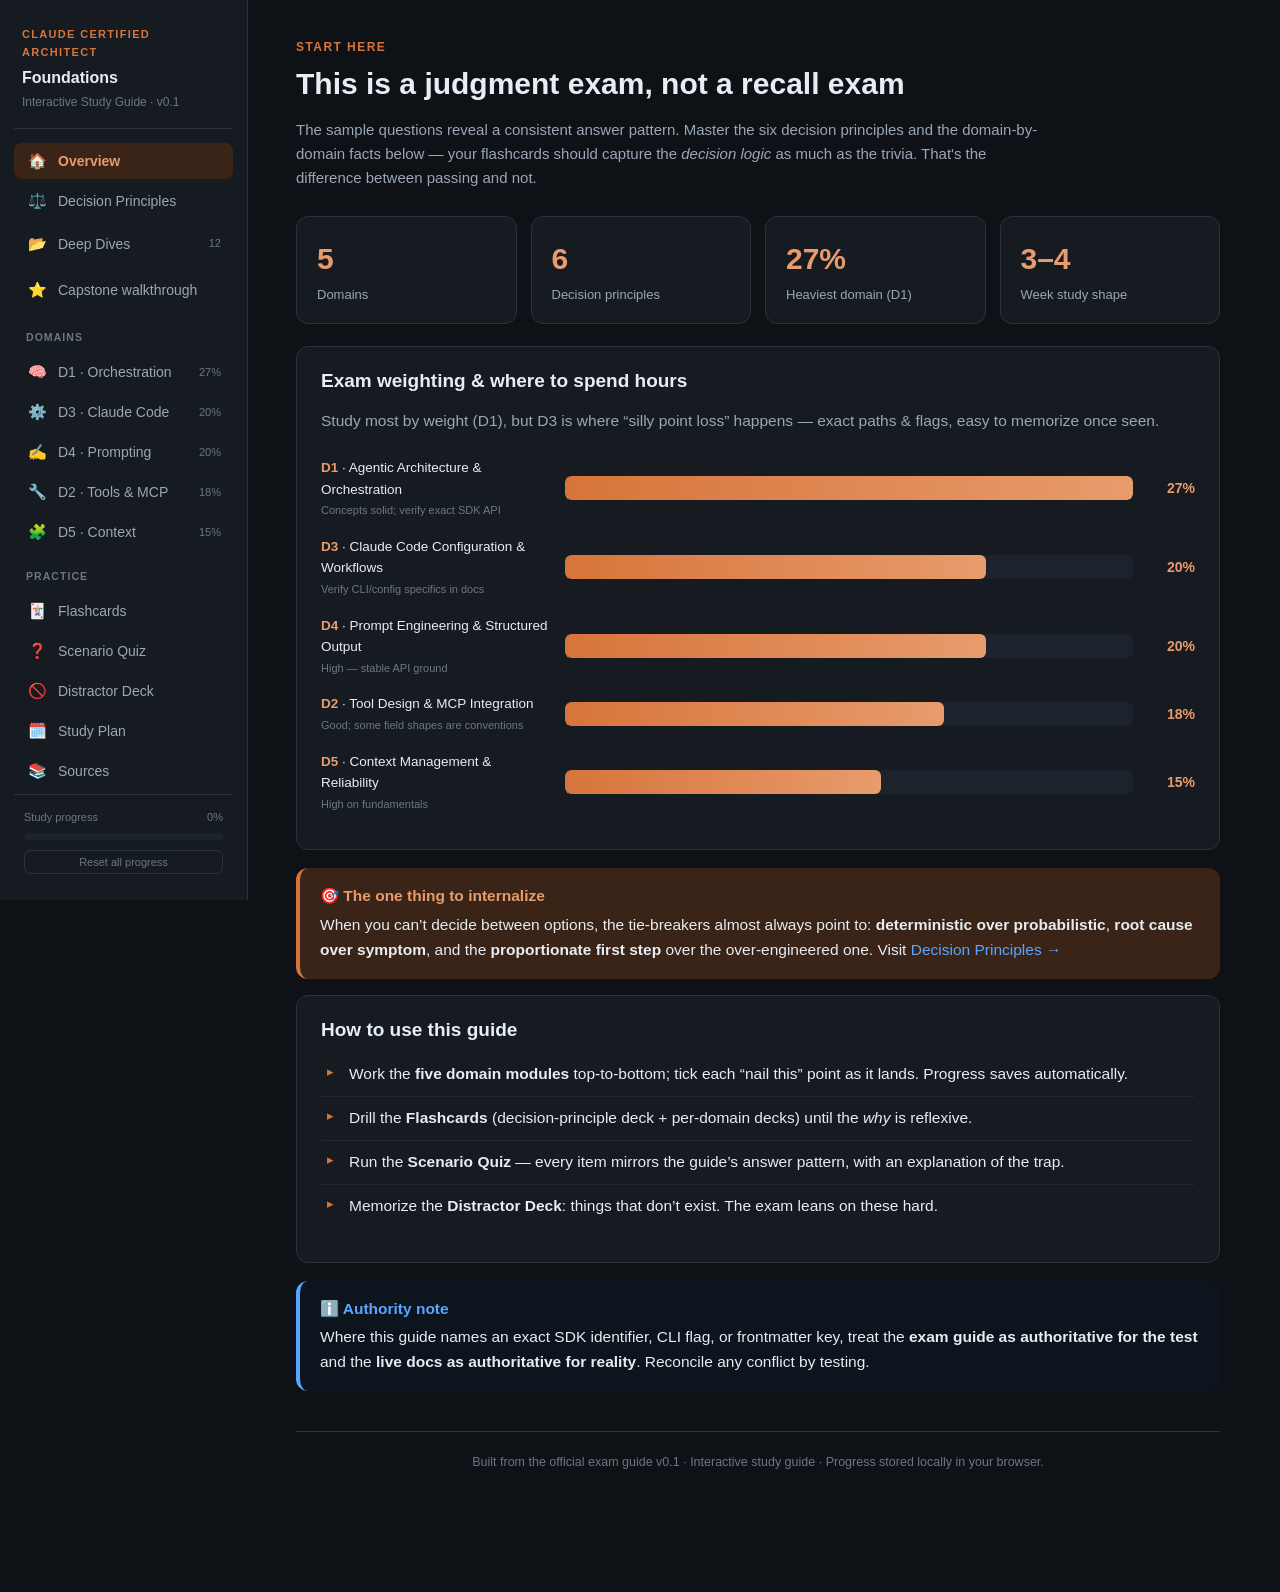
<file: index.html>
<!DOCTYPE html>
<html lang="en">
<head>
<meta charset="UTF-8">
<meta name="viewport" content="width=device-width, initial-scale=1.0">
<title>Claude Certified Architect — Foundations · Interactive Study Guide</title>
<style>
  :root{
    --bg:#0e1116; --panel:#161b22; --panel-2:#1c232d; --border:#2a323d;
    --txt:#e6edf3; --muted:#9aa7b5; --dim:#6b7785;
    --accent:#d6753b; --accent-2:#e89b6c; --accent-soft:#3a2417;
    --good:#3fb950; --good-soft:#12251a; --bad:#f85149; --bad-soft:#2a1416;
    --blue:#58a6ff; --purple:#bc8cff; --yellow:#e3b341;
    --radius:12px; --shadow:0 8px 30px rgba(0,0,0,.35);
    --mono:ui-monospace,"SF Mono",Menlo,Consolas,monospace;
    --sans:-apple-system,BlinkMacSystemFont,"Segoe UI",Roboto,Helvetica,Arial,sans-serif;
  }
  *{box-sizing:border-box}
  html{scroll-behavior:smooth}
  body{margin:0;background:var(--bg);color:var(--txt);font-family:var(--sans);line-height:1.6;font-size:15.5px}
  code,kbd{font-family:var(--mono);font-size:.86em;background:var(--panel-2);border:1px solid var(--border);
    padding:1px 6px;border-radius:6px;color:var(--accent-2)}
  a{color:var(--blue);text-decoration:none}
  a:hover{text-decoration:underline}
  h1,h2,h3{line-height:1.25;margin:0}

  /* ---------- Layout ---------- */
  .wrap{display:grid;grid-template-columns:248px 1fr;min-height:100vh}
  /* Sidebar */
  .sidebar{position:sticky;top:0;height:100vh;overflow-y:auto;background:var(--panel);
    border-right:1px solid var(--border);padding:22px 14px;display:flex;flex-direction:column;gap:4px}
  .brand{padding:4px 8px 16px;border-bottom:1px solid var(--border);margin-bottom:10px}
  .brand .k{font-size:11px;letter-spacing:.12em;text-transform:uppercase;color:var(--accent);font-weight:700}
  .brand .t{font-size:16px;font-weight:700;margin-top:4px}
  .brand .s{font-size:12px;color:var(--dim);margin-top:2px}
  .navbtn{display:flex;align-items:center;gap:10px;width:100%;text-align:left;background:none;border:none;
    color:var(--muted);padding:9px 12px;border-radius:8px;cursor:pointer;font-size:14px;font-family:inherit;
    transition:.15s}
  .navbtn:hover{background:var(--panel-2);color:var(--txt)}
  .navbtn.active{background:var(--accent-soft);color:var(--accent-2);font-weight:600}
  .navbtn .ic{width:22px;text-align:center;font-size:15px}
  .navbtn .wt{margin-left:auto;font-size:11px;color:var(--dim);font-variant-numeric:tabular-nums}
  .navgroup{font-size:10.5px;letter-spacing:.1em;text-transform:uppercase;color:var(--dim);
    padding:14px 12px 4px;font-weight:700}
  .progress-mini{margin-top:auto;padding:14px 10px 4px;border-top:1px solid var(--border)}
  .progress-mini .lbl{font-size:11px;color:var(--dim);display:flex;justify-content:space-between;margin-bottom:6px}
  .bar{height:7px;background:var(--panel-2);border-radius:99px;overflow:hidden}
  .bar > i{display:block;height:100%;width:0;background:linear-gradient(90deg,var(--accent),var(--accent-2));
    border-radius:99px;transition:width .4s}
  .resetbtn{margin-top:10px;width:100%;font-size:11px;color:var(--dim);background:none;border:1px solid var(--border);
    border-radius:6px;padding:5px;cursor:pointer}
  .resetbtn:hover{color:var(--bad);border-color:var(--bad)}

  /* Main */
  .main{padding:38px 48px 120px;max-width:1020px}
  .view{display:none;animation:fade .25s ease}
  .view.active{display:block}
  @keyframes fade{from{opacity:0;transform:translateY(6px)}to{opacity:1;transform:none}}

  .pagehead{margin-bottom:26px}
  .pagehead .eyebrow{color:var(--accent);font-size:12px;font-weight:700;letter-spacing:.12em;text-transform:uppercase}
  .pagehead h1{font-size:30px;margin:8px 0 6px}
  .pagehead p{color:var(--muted);max-width:760px;font-size:15px}

  .card{background:var(--panel);border:1px solid var(--border);border-radius:var(--radius);padding:22px 24px;margin-bottom:18px}
  .card h2{font-size:19px;margin-bottom:4px}
  .card h3{font-size:15px;margin:18px 0 8px;color:var(--accent-2)}
  .card p{color:var(--txt)}
  .lead{color:var(--muted)!important}

  ul.clean{list-style:none;padding:0;margin:12px 0}
  ul.clean li{padding:9px 0 9px 28px;position:relative;border-bottom:1px solid rgba(42,50,61,.5)}
  ul.clean li:last-child{border-bottom:none}
  ul.clean li::before{content:"▸";position:absolute;left:6px;color:var(--accent);font-size:13px;top:9px}

  .tag{display:inline-block;font-size:11px;font-weight:700;padding:3px 9px;border-radius:99px;
    text-transform:uppercase;letter-spacing:.04em;vertical-align:middle}
  .tag.good{background:var(--good-soft);color:var(--good)}
  .tag.bad{background:var(--bad-soft);color:var(--bad)}
  .tag.acc{background:var(--accent-soft);color:var(--accent-2)}
  .tag.blue{background:#10243d;color:var(--blue)}

  /* Hero / home */
  .hero-grid{display:grid;grid-template-columns:repeat(auto-fit,minmax(200px,1fr));gap:14px;margin:22px 0}
  .stat{background:var(--panel);border:1px solid var(--border);border-radius:var(--radius);padding:18px 20px}
  .stat .n{font-size:30px;font-weight:800;color:var(--accent-2)}
  .stat .l{color:var(--muted);font-size:13px;margin-top:2px}

  /* weighting bars */
  .weights{margin:6px 0}
  .wrow{display:grid;grid-template-columns:230px 1fr 48px;align-items:center;gap:14px;padding:8px 0}
  .wrow .name{font-size:13.5px}
  .wrow .name b{color:var(--accent-2)}
  .wbar{height:24px;background:var(--panel-2);border-radius:6px;overflow:hidden;position:relative}
  .wbar > i{display:block;height:100%;background:linear-gradient(90deg,var(--accent),var(--accent-2));border-radius:6px}
  .wrow .pct{text-align:right;font-weight:700;color:var(--accent-2);font-variant-numeric:tabular-nums;font-size:14px}
  .conf{font-size:11px;color:var(--dim);margin-top:2px}

  /* callouts */
  .callout{border-radius:var(--radius);padding:16px 18px 16px 20px;margin:16px 0;border-left:4px solid;position:relative}
  .callout .h{font-weight:700;margin-bottom:4px;display:flex;align-items:center;gap:8px}
  .callout.tip{background:var(--good-soft);border-color:var(--good)}
  .callout.tip .h{color:var(--good)}
  .callout.warn{background:var(--bad-soft);border-color:var(--bad)}
  .callout.warn .h{color:var(--bad)}
  .callout.note{background:#10243d33;border-color:var(--blue)}
  .callout.note .h{color:var(--blue)}
  .callout.key{background:var(--accent-soft);border-color:var(--accent)}
  .callout.key .h{color:var(--accent-2)}

  /* principle cards */
  .principle{display:flex;gap:16px;background:var(--panel);border:1px solid var(--border);border-radius:var(--radius);
    padding:18px 20px;margin-bottom:14px;transition:.18s;cursor:default}
  .principle:hover{border-color:var(--accent);transform:translateX(3px)}
  .principle .num{flex:none;width:42px;height:42px;border-radius:11px;background:var(--accent-soft);color:var(--accent-2);
    display:grid;place-items:center;font-weight:800;font-size:18px}
  .principle .body h3{font-size:16px;margin-bottom:5px}
  .principle .body p{color:var(--muted);font-size:14px}
  .principle .body .vs{margin-top:8px;font-size:13px}
  .vs .y{color:var(--good)}.vs .n{color:var(--bad)}

  /* checkbox list */
  .check{display:flex;align-items:flex-start;gap:11px;padding:11px 14px;border-radius:9px;cursor:pointer;
    transition:.12s;border:1px solid transparent}
  .check:hover{background:var(--panel-2)}
  .check input{appearance:none;width:19px;height:19px;border:2px solid var(--border);border-radius:5px;flex:none;
    margin-top:2px;cursor:pointer;position:relative;transition:.15s}
  .check input:checked{background:var(--accent);border-color:var(--accent)}
  .check input:checked::after{content:"✓";position:absolute;color:#fff;font-size:13px;font-weight:800;
    left:2.5px;top:-2px}
  .check span{font-size:14px}
  .check input:checked ~ span{color:var(--dim);text-decoration:line-through}

  /* Flashcards */
  .fc-stage{perspective:1600px;margin:18px auto;max-width:640px}
  .fc{position:relative;height:300px;cursor:pointer;transition:transform .5s;transform-style:preserve-3d}
  .fc.flipped{transform:rotateY(180deg)}
  .fc .face{position:absolute;inset:0;backface-visibility:hidden;border-radius:16px;padding:30px;
    display:flex;flex-direction:column;justify-content:center;border:1px solid var(--border);box-shadow:var(--shadow)}
  .fc .front{background:var(--panel)}
  .fc .back{background:linear-gradient(160deg,var(--panel-2),#13211c);transform:rotateY(180deg)}
  .fc .qlabel{font-size:11px;letter-spacing:.12em;text-transform:uppercase;font-weight:700;margin-bottom:14px}
  .fc .front .qlabel{color:var(--accent)}
  .fc .back .qlabel{color:var(--good)}
  .fc .qtext{font-size:19px;font-weight:600}
  .fc .atext{font-size:16.5px;color:var(--txt)}
  .fc .hint{position:absolute;bottom:16px;right:22px;font-size:11px;color:var(--dim)}
  .fc-controls{display:flex;align-items:center;justify-content:center;gap:14px;margin-top:18px}
  .fc-controls button{background:var(--panel);border:1px solid var(--border);color:var(--txt);
    padding:9px 18px;border-radius:9px;cursor:pointer;font-size:14px;font-family:inherit;transition:.15s}
  .fc-controls button:hover{border-color:var(--accent);color:var(--accent-2)}
  .fc-counter{font-variant-numeric:tabular-nums;color:var(--muted);font-size:14px;min-width:70px;text-align:center}
  .deck-picker{display:flex;flex-wrap:wrap;gap:8px;margin-bottom:6px;justify-content:center}
  .deck-picker button{background:var(--panel-2);border:1px solid var(--border);color:var(--muted);
    padding:6px 14px;border-radius:99px;cursor:pointer;font-size:13px;font-family:inherit}
  .deck-picker button.active{background:var(--accent-soft);color:var(--accent-2);border-color:var(--accent)}

  /* Quiz */
  .q{background:var(--panel);border:1px solid var(--border);border-radius:var(--radius);padding:20px 22px;margin-bottom:16px}
  .q .scenario{font-size:11px;color:var(--accent);font-weight:700;letter-spacing:.06em;text-transform:uppercase;margin-bottom:8px}
  .q .stem{font-size:15.5px;font-weight:600;margin-bottom:14px}
  .opt{display:block;width:100%;text-align:left;background:var(--panel-2);border:1px solid var(--border);
    color:var(--txt);padding:12px 16px;border-radius:9px;margin-bottom:9px;cursor:pointer;font-size:14px;
    font-family:inherit;transition:.13s}
  .opt:hover{border-color:var(--accent)}
  .opt.correct{background:var(--good-soft);border-color:var(--good);color:#9be0a8}
  .opt.wrong{background:var(--bad-soft);border-color:var(--bad);color:#f3a39e}
  .opt:disabled{cursor:default}
  .explain{margin-top:10px;padding:13px 16px;border-radius:9px;background:var(--accent-soft);
    border-left:3px solid var(--accent);font-size:13.5px;color:var(--accent-2);display:none}
  .explain.show{display:block}
  .explain b{color:var(--txt)}
  .quiz-score{position:sticky;top:14px;z-index:5;background:var(--panel);border:1px solid var(--accent);
    border-radius:10px;padding:10px 18px;display:inline-block;font-weight:700;margin-bottom:18px}

  /* table */
  table{width:100%;border-collapse:collapse;margin:12px 0;font-size:14px}
  th,td{text-align:left;padding:10px 12px;border-bottom:1px solid var(--border)}
  th{color:var(--dim);font-size:11px;text-transform:uppercase;letter-spacing:.06em}
  tbody tr:hover{background:var(--panel-2)}

  .src{display:flex;gap:12px;align-items:center;padding:11px 0;border-bottom:1px solid var(--border)}
  .src:last-child{border:none}
  .src .ic{font-size:18px}
  .src .meta{font-size:12px;color:var(--dim)}

  .footer{color:var(--dim);font-size:12.5px;text-align:center;margin-top:40px;padding-top:20px;border-top:1px solid var(--border)}

  .pill{display:inline-block;background:var(--panel-2);border:1px solid var(--border);border-radius:99px;
    padding:3px 11px;font-size:12px;color:var(--muted);margin:3px 4px 3px 0}

  @media(max-width:840px){
    .wrap{grid-template-columns:1fr}
    .sidebar{position:static;height:auto;flex-direction:row;flex-wrap:wrap;border-right:none;border-bottom:1px solid var(--border)}
    .brand,.progress-mini{width:100%}
    .progress-mini{margin-top:10px}
    .main{padding:24px 20px 80px}
  }
</style>
</head>
<body>
<div class="wrap">
  <!-- ============ SIDEBAR ============ -->
  <nav class="sidebar">
    <div class="brand">
      <div class="k">Claude Certified Architect</div>
      <div class="t">Foundations</div>
      <div class="s">Interactive Study Guide · v0.1</div>
    </div>

    <button class="navbtn active" data-view="home"><span class="ic">🏠</span> Overview</button>
    <button class="navbtn" data-view="principles"><span class="ic">⚖️</span> Decision Principles</button>
    <a class="navbtn" href="deep-dives.html"><span class="ic">📂</span> Deep Dives <span class="wt">12</span></a>
    <a class="navbtn" href="capstone.html"><span class="ic">⭐</span> Capstone walkthrough</a>

    <div class="navgroup">Domains</div>
    <button class="navbtn" data-view="d1"><span class="ic">🧠</span> D1 · Orchestration <span class="wt">27%</span></button>
    <button class="navbtn" data-view="d3"><span class="ic">⚙️</span> D3 · Claude Code <span class="wt">20%</span></button>
    <button class="navbtn" data-view="d4"><span class="ic">✍️</span> D4 · Prompting <span class="wt">20%</span></button>
    <button class="navbtn" data-view="d2"><span class="ic">🔧</span> D2 · Tools &amp; MCP <span class="wt">18%</span></button>
    <button class="navbtn" data-view="d5"><span class="ic">🧩</span> D5 · Context <span class="wt">15%</span></button>

    <div class="navgroup">Practice</div>
    <button class="navbtn" data-view="flash"><span class="ic">🃏</span> Flashcards</button>
    <button class="navbtn" data-view="quiz"><span class="ic">❓</span> Scenario Quiz</button>
    <button class="navbtn" data-view="distractors"><span class="ic">🚫</span> Distractor Deck</button>
    <button class="navbtn" data-view="plan"><span class="ic">🗓️</span> Study Plan</button>
    <button class="navbtn" data-view="sources"><span class="ic">📚</span> Sources</button>

    <div class="progress-mini">
      <div class="lbl"><span>Study progress</span><span id="pctText">0%</span></div>
      <div class="bar"><i id="progBar"></i></div>
      <button class="resetbtn" id="resetBtn">Reset all progress</button>
    </div>
  </nav>

  <!-- ============ MAIN ============ -->
  <main class="main">

    <!-- ===== HOME ===== -->
    <section class="view active" id="view-home">
      <div class="pagehead">
        <div class="eyebrow">Start here</div>
        <h1>This is a judgment exam, not a recall exam</h1>
        <p>The sample questions reveal a consistent answer pattern. Master the six decision principles
           and the domain-by-domain facts below — your flashcards should capture the <em>decision logic</em>
           as much as the trivia. That's the difference between passing and not.</p>
      </div>

      <div class="hero-grid">
        <div class="stat"><div class="n">5</div><div class="l">Domains</div></div>
        <div class="stat"><div class="n">6</div><div class="l">Decision principles</div></div>
        <div class="stat"><div class="n">27%</div><div class="l">Heaviest domain (D1)</div></div>
        <div class="stat"><div class="n">3–4</div><div class="l">Week study shape</div></div>
      </div>

      <div class="card">
        <h2>Exam weighting &amp; where to spend hours</h2>
        <p class="lead">Study most by weight (D1), but D3 is where “silly point loss” happens — exact paths &amp; flags, easy to memorize once seen.</p>
        <div class="weights" id="weights"></div>
      </div>

      <div class="callout key">
        <div class="h">🎯 The one thing to internalize</div>
        When you can’t decide between options, the tie-breakers almost always point to:
        <b>deterministic over probabilistic</b>, <b>root cause over symptom</b>, and the
        <b>proportionate first step</b> over the over-engineered one. Visit
        <a href="#" data-jump="principles">Decision Principles →</a>
      </div>

      <div class="card">
        <h2>How to use this guide</h2>
        <ul class="clean">
          <li>Work the <b>five domain modules</b> top-to-bottom; tick each “nail this” point as it lands. Progress saves automatically.</li>
          <li>Drill the <b>Flashcards</b> (decision-principle deck + per-domain decks) until the <em>why</em> is reflexive.</li>
          <li>Run the <b>Scenario Quiz</b> — every item mirrors the guide’s answer pattern, with an explanation of the trap.</li>
          <li>Memorize the <b>Distractor Deck</b>: things that don’t exist. The exam leans on these hard.</li>
        </ul>
      </div>

      <div class="callout note">
        <div class="h">ℹ️ Authority note</div>
        Where this guide names an exact SDK identifier, CLI flag, or frontmatter key, treat the
        <b>exam guide as authoritative for the test</b> and the <b>live docs as authoritative for reality</b>.
        Reconcile any conflict by testing.
      </div>
    </section>

    <!-- ===== PRINCIPLES ===== -->
    <section class="view" id="view-principles">
      <div class="pagehead">
        <div class="eyebrow">The answer key behind the answer key</div>
        <h1>The Six Decision Principles</h1>
        <p>When two options both look defensible, these tie-breakers resolve the exam. Make a dedicated flashcard deck out of exactly these.</p>
      </div>
      <div id="principleList"></div>

      <div class="callout warn">
        <div class="h">🚫 Repeatedly rejected by the exam</div>
        “Have the model rate its confidence 1–10” and “escalate on negative sentiment.”
        <b>Self-reported confidence and sentiment are unreliable proxies</b> — never the right answer.
      </div>
    </section>

    <!-- ===== D1 ===== -->
    <section class="view" id="view-d1">
      <div class="pagehead">
        <div class="eyebrow">Domain 1 · 27% · Agent SDK</div>
        <h1>Agentic Architecture &amp; Orchestration</h1>
        <p>The heaviest domain and the biggest conceptual lift. Maps to Customer Support Agent, Multi-Agent Research, and Developer Productivity scenarios.</p>
      </div>

      <div class="card">
        <h2>Read / do</h2>
        <ul class="clean">
          <li>Claude Agent SDK overview + TS or Python SDK reference. Focus: the agentic loop, <code>stop_reason</code> (<code>"tool_use"</code> vs <code>"end_turn"</code>), appending tool results to history, spawning subagents via the <b>Task</b> tool, <code>AgentDefinition</code>, hooks (e.g. <code>PostToolUse</code>), session resumption / <code>fork_session</code>.</li>
          <li>“Building Effective Agents” for the <em>why</em>: workflows vs. agents, prompt chaining vs. dynamic decomposition, coordinator / orchestrator-worker patterns.</li>
        </ul>
      </div>

      <div class="card">
        <h2>Nail these exam points <span class="tag acc">tick as mastered</span></h2>
        <div data-checklist="d1"></div>
      </div>

      <div class="callout key">
        <div class="h">📂 Deep dives — code &amp; demos</div>
        <a href="stop-reason.html">The agentic loop &amp; stop_reason →</a> ·
        <a href="subagents.html">Subagents &amp; coordinator pattern →</a> ·
        <a href="hooks-gates.html">Deterministic gates &amp; hooks →</a>
      </div>

      <div class="callout note">
        <div class="h">🧪 Confidence calibration</div>
        Concepts are solid &amp; stable. The <b>exact SDK identifiers</b> — <code>AgentDefinition</code> shape,
        <code>fork_session</code>, the <code>allowedTools ⊇ "Task"</code> requirement, hook timing — are what to
        verify in current SDK docs. Don’t trust recall on signatures.
      </div>
    </section>

    <!-- ===== D3 ===== -->
    <section class="view" id="view-d3">
      <div class="pagehead">
        <div class="eyebrow">Domain 3 · 20% · Claude Code</div>
        <h1>Claude Code Configuration &amp; Workflows</h1>
        <p>Mostly memorizable facts — the highest ROI per hour. Build dense flashcards on the “where does this file go” set.</p>
      </div>

      <div class="card">
        <h2>The “where does this file go” map</h2>
        <table>
          <thead><tr><th>Thing</th><th>Location</th><th>Scope</th></tr></thead>
          <tbody>
            <tr><td>User memory</td><td><code>~/.claude/CLAUDE.md</code></td><td><span class="tag bad">NOT version-controlled</span></td></tr>
            <tr><td>Project memory</td><td><code>.claude/CLAUDE.md</code> or root</td><td><span class="tag good">Shared</span></td></tr>
            <tr><td>Path-specific rules</td><td><code>.claude/rules/*.md</code> + YAML <code>paths</code> glob</td><td>Loads only on matching files</td></tr>
            <tr><td>Team slash command</td><td><code>.claude/commands/</code></td><td><span class="tag good">Shared</span></td></tr>
            <tr><td>Personal slash command</td><td><code>~/.claude/commands/</code></td><td>Personal</td></tr>
            <tr><td>Skill</td><td><code>.claude/skills/</code> + SKILL.md</td><td>On-demand</td></tr>
          </tbody>
        </table>
      </div>

      <div class="card">
        <h2>Nail these exam points <span class="tag acc">tick as mastered</span></h2>
        <div data-checklist="d3"></div>
      </div>

      <div class="callout warn">
        <div class="h">⚠️ Verify the specifics here</div>
        Exact flag names and frontmatter keys are <b>version-sensitive</b>. You know the feature shapes —
        the docs map is your friend, and sample questions Q4, Q6, Q10 are good gut checks.
      </div>

      <div class="callout key">
        <div class="h">📂 Deep dives — code &amp; demos</div>
        <a href="claude-md.html">CLAUDE.md, rules, commands &amp; skills →</a> ·
        <a href="claude-code-ci.html">Claude Code in CI / headless →</a>
      </div>
    </section>

    <!-- ===== D4 ===== -->
    <section class="view" id="view-d4">
      <div class="pagehead">
        <div class="eyebrow">Domain 4 · 20% · Claude API</div>
        <h1>Prompt Engineering &amp; Structured Output</h1>
        <p>Stable API ground — high confidence. Maps to CI/CD and Structured Data Extraction scenarios.</p>
      </div>

      <div class="card">
        <h2>Nail these exam points <span class="tag acc">tick as mastered</span></h2>
        <div data-checklist="d4"></div>
      </div>

      <div class="callout key">
        <div class="h">📦 Batch vs. Sync — memorize the line</div>
        <b>Message Batches API:</b> 50% cheaper · up to 24h · <b>no latency SLA</b> · <b>no multi-turn tool calling</b> ·
        <code>custom_id</code> to correlate. → Overnight / weekly work.<br>
        <b>Sync API:</b> blocking pre-merge checks where you need the answer now.
      </div>

      <div class="callout tip">
        <div class="h">✅ The schema-validity nuance</div>
        <code>tool_use</code> + JSON schema eliminates <b>syntax</b> errors — <b>not semantic</b> ones
        (totals that don’t sum). Retry-with-error-feedback fixes structural errors, but <b>cannot</b>
        conjure info that’s simply absent from the source.
      </div>

      <div class="callout key">
        <div class="h">📂 Deep dives — code &amp; demos</div>
        <a href="structured-output.html">Structured output &amp; extraction →</a> ·
        <a href="batches.html">Message Batches API →</a> ·
        <a href="prompt-engineering.html">Prompt engineering for judgment →</a>
      </div>
    </section>

    <!-- ===== D2 ===== -->
    <section class="view" id="view-d2">
      <div class="pagehead">
        <div class="eyebrow">Domain 2 · 18% · MCP + Agent SDK</div>
        <h1>Tool Design &amp; MCP Integration</h1>
        <p>Maps to Support Agent and Developer Productivity scenarios.</p>
      </div>

      <div class="card">
        <h2>Nail these exam points <span class="tag acc">tick as mastered</span></h2>
        <div data-checklist="d2"></div>
      </div>

      <div class="callout key">
        <div class="h">🔧 Built-in tool reflexes</div>
        <b>Grep</b> = content search · <b>Glob</b> = path patterns · <b>Edit</b> = unique-match edits,
        with <b>Read + Write</b> fallback when matches aren’t unique.
      </div>

      <div class="callout note">
        <div class="h">ℹ️ Field-name caveat</div>
        Exact error-field names (<code>errorCategory</code>, <code>isRetryable</code>, <code>retriable</code>)
        appear to be the guide’s <b>illustrative convention</b> — memorize for the exam, but don’t assume
        they’re mandated spec fields.
      </div>

      <div class="callout key">
        <div class="h">📂 Deep dives — code &amp; demos</div>
        <a href="tool-design.html">Tool design: descriptions, tool_choice &amp; errors →</a> ·
        <a href="mcp.html">MCP integration →</a>
      </div>
    </section>

    <!-- ===== D5 ===== -->
    <section class="view" id="view-d5">
      <div class="pagehead">
        <div class="eyebrow">Domain 5 · 15% · Cross-cutting</div>
        <h1>Context Management &amp; Reliability</h1>
        <p>Rarely standalone — it threads through the support, research, and extraction scenarios.</p>
      </div>

      <div class="card">
        <h2>Nail these exam points <span class="tag acc">tick as mastered</span></h2>
        <div data-checklist="d5"></div>
      </div>

      <div class="callout key">
        <div class="h">🧭 Escalate when… (not when…)</div>
        <span class="tag good">DO</span> honor explicit human requests immediately · escalate on policy gaps /
        ambiguity · escalate on inability to progress · ask for more identifiers on multiple matches.<br>
        <span class="tag bad">DON’T</span> escalate on sentiment · don’t escalate on self-reported confidence · don’t guess on ambiguous identity.
      </div>

      <div class="callout key">
        <div class="h">📂 Deep dives — code &amp; demos</div>
        <a href="context-management.html">Context management →</a> ·
        <a href="reliability.html">Escalation, errors &amp; provenance →</a>
      </div>
    </section>

    <!-- ===== FLASHCARDS ===== -->
    <section class="view" id="view-flash">
      <div class="pagehead">
        <div class="eyebrow">Practice</div>
        <h1>Flashcards</h1>
        <p>Click the card (or press <kbd>Space</kbd>) to flip. <kbd>←</kbd> / <kbd>→</kbd> to navigate. Decks map to the decision principles and each domain.</p>
      </div>
      <div class="deck-picker" id="deckPicker"></div>
      <div class="fc-stage">
        <div class="fc" id="fc">
          <div class="face front">
            <div class="qlabel">Scenario / Prompt</div>
            <div class="qtext" id="fcQ"></div>
            <div class="hint">click to flip</div>
          </div>
          <div class="face back">
            <div class="qlabel">Best action / Answer</div>
            <div class="atext" id="fcA"></div>
            <div class="hint">click to flip back</div>
          </div>
        </div>
      </div>
      <div class="fc-controls">
        <button id="fcPrev">← Prev</button>
        <span class="fc-counter" id="fcCount"></span>
        <button id="fcNext">Next →</button>
      </div>
    </section>

    <!-- ===== QUIZ ===== -->
    <section class="view" id="view-quiz">
      <div class="pagehead">
        <div class="eyebrow">Practice</div>
        <h1>Scenario Quiz</h1>
        <p>Each item mirrors the exam’s answer pattern. Pick an option to see whether it holds — and <em>why the distractors fail</em>.</p>
      </div>
      <div class="quiz-score" id="quizScore">Score: 0 / 0</div>
      <div id="quizList"></div>
    </section>

    <!-- ===== DISTRACTORS ===== -->
    <section class="view" id="view-distractors">
      <div class="pagehead">
        <div class="eyebrow">Practice</div>
        <h1>Distractor Deck — “what doesn’t exist”</h1>
        <p>The exam leans on these hard. If an option references one of these, it’s almost certainly the trap.</p>
      </div>
      <div class="card" id="distractorList"></div>
    </section>

    <!-- ===== PLAN ===== -->
    <section class="view" id="view-plan">
      <div class="pagehead">
        <div class="eyebrow">Sequence</div>
        <h1>Suggested 3–4 Week Shape</h1>
        <p>Start on stable ground (D4/D5), then climb the conceptual lift (D1/D2), then hammer the memorizable details (D3), then integrate &amp; test.</p>
      </div>
      <div id="planList"></div>
      <div class="card">
        <h2>How to build flashcards that map to this exam</h2>
        <ul class="clean">
          <li>One card per task-statement “Skills in” bullet, phrased as <b>scenario → best action</b>.</li>
          <li>A dedicated deck for the <b>six decision principles</b>.</li>
          <li>A deck of <b>“what doesn’t exist / is the distractor”</b> facts.</li>
        </ul>
      </div>
    </section>

    <!-- ===== SOURCES ===== -->
    <section class="view" id="view-sources">
      <div class="pagehead">
        <div class="eyebrow">Read these, not blog approximations</div>
        <h1>Canonical Sources</h1>
        <p>Anthropic publishes docs maps — treat them as the index. Paths shift; if a deep link 404s, start from the map.</p>
      </div>
      <div class="card" id="sourceList"></div>
      <div class="callout note">
        <div class="h">🤝 Honesty note from the plan</div>
        These maps are the right entry points, but the SDK/CLI surface evolves. Where this plan names a
        specific flag or frontmatter key, treat the guide as exam-authoritative and the live docs as
        reality-authoritative; reconcile any conflict by testing.
      </div>
    </section>

    <div class="footer">
      Built from the official exam guide v0.1 · Interactive study guide · Progress stored locally in your browser.
    </div>
  </main>
</div>

<script>
/* ============================ DATA ============================ */
const WEIGHTS = [
  {name:"D1 · Agentic Architecture & Orchestration", pct:27, conf:"Concepts solid; verify exact SDK API"},
  {name:"D3 · Claude Code Configuration & Workflows", pct:20, conf:"Verify CLI/config specifics in docs"},
  {name:"D4 · Prompt Engineering & Structured Output", pct:20, conf:"High — stable API ground"},
  {name:"D2 · Tool Design & MCP Integration", pct:18, conf:"Good; some field shapes are conventions"},
  {name:"D5 · Context Management & Reliability", pct:15, conf:"High on fundamentals"},
];

const PRINCIPLES = [
  {t:"Deterministic over probabilistic for critical logic",
   d:"When a business rule MUST hold (verify customer before refund, block refunds over a threshold), the answer is a programmatic gate / hook — prompt-based compliance has a non-zero failure rate.",
   y:"programmatic gate / hook", n:"“improve the prompt” / “add few-shot examples”"},
  {t:"Fix the root cause, not the symptom",
   d:"If the coordinator decomposed the topic badly, the bug is the coordinator — not the subagents that executed their (wrong) assignments correctly.",
   y:"fix the coordinator’s decomposition", n:"patch the subagents"},
  {t:"Proportionate first step beats over-engineering",
   d:"When the immediate problem is inadequate tool descriptions, expanding the descriptions wins.",
   y:"expand the tool descriptions", n:"build a routing classifier / train a model / consolidate tools"},
  {t:"Match the tool/API to the actual problem",
   d:"Batch API for latency-tolerant overnight work; sync API for blocking pre-merge checks. A bigger context window does NOT fix attention dilution — splitting passes does.",
   y:"right API for the latency profile", n:"bigger context window to fix attention"},
  {t:"Least privilege / scoped tools",
   d:"Give each agent only the tools its role needs; too many tools degrades selection reliability.",
   y:"scope tools per role", n:"hand every agent every tool"},
  {t:"Self-reported confidence & sentiment are unreliable proxies",
   d:"The exam repeatedly rejects “have the model rate its confidence 1–10” and “escalate on negative sentiment.”",
   y:"calibrated, field-level confidence on labeled sets", n:"model self-rated confidence / sentiment triggers"},
];

const CHECKLISTS = {
  d1:[
    "Loop control is driven by stop_reason — NOT by parsing assistant text, NOT by arbitrary iteration caps (both named anti-patterns).",
    "Hub-and-spoke: subagents have isolated context and do NOT inherit the coordinator's history — context must be passed explicitly in the prompt.",
    "Coordinator should dynamically select subagents, not always run the full pipeline. Narrow decomposition → incomplete coverage (the “creative industries = only visual arts” trap).",
    "Parallel subagents = multiple Task calls in a single response.",
    "Programmatic enforcement (hooks / prerequisite gates) for deterministic compliance vs. prompt guidance for probabilistic.",
    "Plan mode for architectural / multi-file / multiple-valid-approach work; direct execution for well-scoped single changes.",
  ],
  d2:[
    "Tool descriptions are the primary tool-selection mechanism. Minimal descriptions → misrouting.",
    "First fix for two confusable tools = better descriptions (inputs, example queries, edge cases, when-vs-when-not) before few-shot, routing layers, or consolidation.",
    "Too many tools (18 vs 4–5) degrades selection — scope tools per agent role.",
    "Structured errors: distinguish transient / validation / business / permission; retryable vs not; never collapse to generic “operation failed.”",
    "Distinguish access failure vs. a valid empty result.",
    "Built-ins: Grep = content, Glob = paths, Edit = unique-match (Read+Write fallback when matches aren't unique).",
    "Prefer existing community MCP servers for standard integrations (e.g. Jira); custom only for team-specific needs.",
    "MCP resources = content catalogs that reduce exploratory calls; use isError pattern; scope servers.",
    "Claude Code MCP: .mcp.json (project) vs ~/.claude.json (user); ${ENV_VAR} expansion for secrets.",
  ],
  d3:[
    "CLAUDE.md hierarchy: user (~/.claude/CLAUDE.md) is NOT shared via version control — the classic “new teammate didn't get the rules” bug.",
    "@import to keep CLAUDE.md modular; .claude/rules/ for topic-split rules.",
    "Path-specific rules: .claude/rules/ files with YAML frontmatter `paths` globs load only when editing matching files — beats per-directory CLAUDE.md for conventions spanning many dirs (e.g. **/*.test.tsx).",
    "Slash commands: .claude/commands/ (project, shared) vs ~/.claude/commands/ (personal). A team /review → project dir.",
    "Skills: .claude/skills/ with SKILL.md frontmatter — context: fork (isolate verbose output), allowed-tools, argument-hint. Skill = on-demand; CLAUDE.md = always-loaded.",
    "CI: -p / --print for non-interactive (fixes the “job hangs” question).",
    "CI: --output-format json + --json-schema for parseable findings; an independent review instance beats self-review.",
    "/memory shows which memory files loaded; /compact reduces context; --resume; Explore subagent for verbose discovery.",
  ],
  d4:[
    "Explicit criteria beat vague instructions: “flag only when claimed behavior contradicts actual code” >> “be conservative” / “only high-confidence.”",
    "Few-shot is the go-to for consistent formatting and ambiguous-case judgment; 2–4 targeted examples that show reasoning for the choice.",
    "tool_use + JSON schema = reliable schema-valid output (eliminates SYNTAX errors, NOT semantic ones like totals that don't sum).",
    "Make uncertain fields nullable/optional so the model returns null instead of fabricating. Use enums with “other” + detail for extensibility.",
    "Retry-with-error-feedback works for format/structural errors; does NOT work when the info is simply absent from the source.",
    "Message Batches API: 50% cheaper, up to 24h, no latency SLA, no multi-turn tool calling, custom_id to correlate. Batch = overnight; sync = blocking pre-merge.",
    "Multi-pass / independent-instance review beats single-pass on big PRs (attention dilution); a bigger context window does NOT fix this.",
  ],
  d5:[
    "Lost-in-the-middle: put key findings at the start/end; section headers for the middle.",
    "Don't summarize away numbers, dates, statuses — extract them into a persistent “case facts” block outside summarized history.",
    "Trim verbose tool outputs to relevant fields before they accumulate.",
    "Escalation: honor explicit human requests immediately; escalate on policy gaps / ambiguity / inability to progress — NOT on sentiment or self-reported confidence. Ask for more identifiers on multiple matches.",
    "Error propagation: structured context (failure type, attempted query, partial results, alternatives) up to the coordinator; local recovery for transient failures; never silently suppress, never kill the whole workflow on one failure.",
    "Provenance: preserve claim→source mappings through synthesis; annotate conflicts with attribution; include dates so temporal differences aren't read as contradictions.",
    "Human review: field-level confidence calibrated on labeled sets; stratified sampling; check accuracy by document type and field — aggregate 97% can hide a bad segment.",
  ],
};

const DECKS = {
  principles:{name:"⚖️ Decision Principles", cards:[
    {q:"A refund agent MUST verify the customer and block refunds over $X. How do you enforce it?",a:"A programmatic gate / hook — deterministic. Prompt-based compliance has a non-zero failure rate. NOT “improve the prompt.”"},
    {q:"A multi-agent research run missed whole sub-topics. Where's the bug?",a:"The coordinator's decomposition — fix the root cause. The subagents executed their (wrong) assignments correctly."},
    {q:"Two tools keep getting confused. First fix?",a:"Expand the tool descriptions (proportionate first step) — before routing classifiers, few-shot, or consolidation."},
    {q:"Overnight bulk job vs. blocking pre-merge check — which API each?",a:"Batch API (latency-tolerant, 50% cheaper, ≤24h) overnight; sync API for the blocking pre-merge check."},
    {q:"Attention is diluting on a huge PR review. Fix?",a:"Split into multiple passes / independent instances. A bigger context window does NOT fix attention dilution."},
    {q:"An agent selects the wrong tool among 18. Structural fix?",a:"Least privilege — scope each agent to only the tools its role needs. Too many tools degrades selection."},
    {q:"Proposal: “have the model rate its confidence 1–10” / “escalate on negative sentiment.”",a:"Reject both. Self-reported confidence and sentiment are unreliable proxies."},
  ]},
  d1:{name:"🧠 D1 Orchestration", cards:[
    {q:"What drives the agentic loop's continuation?",a:"stop_reason (\"tool_use\" vs \"end_turn\") — NOT parsing assistant text, NOT arbitrary iteration caps."},
    {q:"Do subagents inherit the coordinator's conversation history?",a:"No. Isolated context — context must be passed explicitly in the subagent's prompt (hub-and-spoke)."},
    {q:"How do you run subagents in parallel?",a:"Multiple Task tool calls in a single response."},
    {q:"Should the coordinator always run the full pipeline of subagents?",a:"No — dynamically select. Always-full or narrow decomposition causes incomplete coverage."},
    {q:"Plan mode vs. direct execution — when each?",a:"Plan mode for architectural / multi-file / multiple-valid-approach work; direct execution for well-scoped single changes."},
    {q:"Which SDK identifiers should you double-check against live docs?",a:"AgentDefinition shape, fork_session, allowedTools ⊇ \"Task\", hook timing (e.g. PostToolUse)."},
  ]},
  d2:{name:"🔧 D2 Tools & MCP", cards:[
    {q:"What is the primary tool-SELECTION mechanism?",a:"The tool descriptions. Minimal descriptions → misrouting."},
    {q:"Grep vs Glob vs Edit?",a:"Grep = content search; Glob = path patterns; Edit = unique-match edits (Read+Write fallback when not unique)."},
    {q:"What's an MCP resource for?",a:"Content catalogs that reduce exploratory tool calls."},
    {q:"Error category that's retryable vs not — name the four buckets.",a:"Transient / validation / business / permission. Never collapse to generic “operation failed.” Distinguish access failure vs. valid empty result."},
    {q:"Need a Jira integration — build custom or reuse?",a:"Prefer existing community MCP servers for standard integrations; custom only for team-specific needs."},
    {q:"Where do MCP project vs user configs live?",a:".mcp.json (project) vs ~/.claude.json (user); ${ENV_VAR} expansion for secrets."},
  ]},
  d3:{name:"⚙️ D3 Claude Code", cards:[
    {q:"New teammate didn't get the rules. Why?",a:"The rules were in user memory (~/.claude/CLAUDE.md), which is NOT version-controlled. Put shared rules in project .claude/CLAUDE.md."},
    {q:"Conventions span many dirs (e.g. all **/*.test.tsx). Best mechanism?",a:".claude/rules/ file with YAML frontmatter `paths` glob — loads only on matching files. Beats per-directory CLAUDE.md."},
    {q:"Team /review command — which directory?",a:"Project: .claude/commands/ (shared). Personal commands go in ~/.claude/commands/."},
    {q:"Skill vs CLAUDE.md — loading model?",a:"Skill = on-demand (.claude/skills/ + SKILL.md, context: fork to isolate verbose output). CLAUDE.md = always-loaded."},
    {q:"A CI job using Claude Code hangs. Fix?",a:"Run non-interactive with -p / --print."},
    {q:"Need machine-parseable CI findings + trustworthy review?",a:"--output-format json + --json-schema; use an independent review instance, not self-review."},
  ]},
  d4:{name:"✍️ D4 Prompting", cards:[
    {q:"Reviewer over-flags. Better instruction?",a:"Explicit criteria: “flag only when claimed behavior contradicts actual code.” Vague “be conservative / only high-confidence” doesn't improve precision."},
    {q:"Best lever for consistent formatting & ambiguous-case judgment?",a:"Few-shot — 2–4 targeted examples that show the reasoning for the choice."},
    {q:"Does tool_use + JSON schema eliminate ALL errors?",a:"Only SYNTAX errors. Semantic errors (totals that don't sum) remain. Make uncertain fields nullable; use enums with “other.”"},
    {q:"When does retry-with-error-feedback NOT help?",a:"When the info is simply absent from the source. It only fixes format/structural errors."},
    {q:"Message Batches API — the five facts.",a:"50% cheaper · up to 24h · no latency SLA · no multi-turn tool calling · custom_id to correlate."},
    {q:"Huge PR, attention diluting. Fix vs non-fix?",a:"Fix: multi-pass / independent-instance review. Non-fix: a bigger context window."},
  ]},
  d5:{name:"🧩 D5 Context", cards:[
    {q:"Where do key findings go to beat lost-in-the-middle?",a:"Start and end; use section headers for the middle."},
    {q:"What must you NEVER summarize away?",a:"Numbers, dates, statuses — extract into a persistent “case facts” block outside summarized history."},
    {q:"When should an agent escalate?",a:"Explicit human request (immediately), policy gaps/ambiguity, inability to progress. NOT sentiment or self-rated confidence."},
    {q:"Multiple customer matches — guess or ask?",a:"Ask for more identifiers. Never guess on ambiguous identity."},
    {q:"One subagent fails. What happens to the workflow?",a:"Local recovery for transient failures; propagate structured context up; never silently suppress, never kill the whole workflow."},
    {q:"Aggregate extraction accuracy is 97%. Trust it?",a:"No — check by document type and field; stratified sampling. Aggregate can hide a bad segment."},
  ]},
};

const QUIZ = [
  {s:"Customer Support Agent",
   stem:"Refund policy says: never refund a customer who hasn't been identity-verified, and never refund above $500. The agent occasionally violates this. What's the fix?",
   opts:[
     {t:"Strengthen the system prompt with firmer language about always verifying first.", ok:false},
     {t:"Add few-shot examples of correct refund handling.", ok:false},
     {t:"Add a programmatic prerequisite gate / hook that blocks the refund tool unless verification passed and amount ≤ $500.", ok:true},
     {t:"Have the model rate its confidence before each refund.", ok:false},
   ],
   why:"Critical business rules need <b>deterministic enforcement</b>. Prompt/few-shot compliance has a non-zero failure rate; self-rated confidence is an unreliable proxy."},
  {s:"Multi-Agent Research",
   stem:"A research coordinator dispatched subagents but the final report missed entire sub-topics (e.g. “creative industries” only covered visual arts). Where's the bug?",
   opts:[
     {t:"The subagents ignored their instructions — add stricter subagent prompts.", ok:false},
     {t:"The coordinator's topic decomposition was too narrow — fix the decomposition.", ok:true},
     {t:"The context window was too small — switch to a larger-context model.", ok:false},
     {t:"Run more subagents in parallel.", ok:false},
   ],
   why:"<b>Root cause over symptom.</b> The subagents executed their (wrong) assignments correctly; the coordinator handed them an incomplete breakdown."},
  {s:"Developer Productivity",
   stem:"Two MCP tools — search_tickets and search_docs — keep getting confused for each other. What's the right FIRST step?",
   opts:[
     {t:"Build a routing classifier model in front of the tools.", ok:false},
     {t:"Consolidate them into one mega-tool.", ok:false},
     {t:"Train a fine-tuned model on tool selection.", ok:false},
     {t:"Expand each tool's description: inputs, example queries, edge cases, when-to-use vs when-not.", ok:true},
   ],
   why:"<b>Proportionate first step.</b> Tool descriptions are the primary selection mechanism — fix those before reaching for classifiers, consolidation, or training."},
  {s:"CI/CD",
   stem:"You need to run nightly bulk classification of 50k support tickets, cost-sensitive, no rush. Which API?",
   opts:[
     {t:"Message Batches API — 50% cheaper, up to 24h, no latency SLA.", ok:true},
     {t:"Synchronous Messages API in a tight loop.", ok:false},
     {t:"Batches API, relying on multi-turn tool calling per ticket.", ok:false},
     {t:"Sync API with a much larger context window to do all 50k at once.", ok:false},
   ],
   why:"<b>Match the API to the latency profile.</b> Overnight + cost-sensitive = Batches. Note Batches has <b>no multi-turn tool calling</b>, and a bigger context window isn't the lever here."},
  {s:"CI/CD",
   stem:"Your Claude Code review job in CI hangs forever and never returns. Most likely fix?",
   opts:[
     {t:"Set a CLAUDE_HEADLESS=1 environment variable.", ok:false},
     {t:"Pass the --batch flag to the CLI.", ok:false},
     {t:"Run it non-interactively with -p / --print.", ok:true},
     {t:"Increase the CI runner's timeout.", ok:false},
   ],
   why:"The job hangs waiting for interactive input; <code>-p</code>/<code>--print</code> fixes it. <code>CLAUDE_HEADLESS</code> and <code>--batch</code> <b>don't exist</b> — classic distractors."},
  {s:"Claude Code config",
   stem:"A new teammate cloned the repo but Claude isn't following the team's conventions that work fine on your machine. Why?",
   opts:[
     {t:"They need to run /memory to load the rules.", ok:false},
     {t:"The project CLAUDE.md is too long and got truncated.", ok:false},
     {t:"They're missing a .claude/config.json commands array.", ok:false},
     {t:"The rules live in your user memory (~/.claude/CLAUDE.md), which isn't version-controlled.", ok:true},
   ],
   why:"User-level memory is <b>not shared via VCS</b>. Move shared conventions to project <code>.claude/CLAUDE.md</code>. (<code>.claude/config.json</code> commands array is a non-existent distractor.)"},
  {s:"Claude Code config",
   stem:"You want a convention enforced only when editing test files (**/*.test.tsx) across many directories. Best mechanism?",
   opts:[
     {t:"A per-directory CLAUDE.md in every folder containing tests.", ok:false},
     {t:"A .claude/rules/ file with YAML frontmatter `paths` glob matching **/*.test.tsx.", ok:true},
     {t:"Put it in the always-loaded root CLAUDE.md.", ok:false},
     {t:"A slash command teammates run before editing tests.", ok:false},
   ],
   why:"Path-specific rules load <b>only when matching files are touched</b> — cleaner and more targeted than scattering per-directory CLAUDE.md files or bloating the always-loaded memory."},
  {s:"Structured Data Extraction",
   stem:"Your extractor returns valid JSON but occasionally invents a customer email that isn't in the source document. Best mitigation?",
   opts:[
     {t:"Add tool_use with a JSON schema to guarantee correctness.", ok:false},
     {t:"Retry with error feedback until it produces an email.", ok:false},
     {t:"Tell the model to “be accurate and don't hallucinate.”", ok:false},
     {t:"Make the email field nullable/optional so the model returns null when it's absent.", ok:true},
   ],
   why:"Schema/tool_use fixes <b>syntax, not semantics</b>; retry can't conjure absent info; vague instructions don't calibrate. <b>Nullable fields</b> let the model say “not present.”"},
  {s:"Multi-Agent Research",
   stem:"During synthesis, two sources disagree on a statistic. What should the agent do?",
   opts:[
     {t:"Preserve both with source attribution and note the conflict, including dates.", ok:true},
     {t:"Pick the source that sounds more authoritative.", ok:false},
     {t:"Average the two numbers.", ok:false},
     {t:"Drop the statistic entirely to avoid being wrong.", ok:false},
   ],
   why:"<b>Provenance.</b> Keep claim→source mappings through synthesis and annotate conflicts with attribution; include dates so a temporal difference isn't misread as a contradiction."},
  {s:"Context Management",
   stem:"A long support session is being summarized to save context. What's the danger and the fix?",
   opts:[
     {t:"Switch to a larger-context model so nothing needs summarizing.", ok:false},
     {t:"Extract numbers/dates/statuses into a persistent “case facts” block kept outside the summarized history.", ok:true},
     {t:"Summarize aggressively and trust the model to re-derive specifics.", ok:false},
     {t:"Escalate to a human whenever the session gets long.", ok:false},
   ],
   why:"Summarization tends to <b>drop hard facts</b> (numbers, dates, statuses). Pin them in a durable facts block. A bigger window delays — not solves — the loss, and length alone isn't an escalation trigger."},
  {s:"Agentic Loop",
   stem:"Your agent sometimes never stops calling tools, and other times stops mid-task. How should loop termination be controlled?",
   opts:[
     {t:"Cap the loop at a fixed maximum number of iterations.", ok:false},
     {t:"Parse the assistant's text for words like “done” or “finished.”", ok:false},
     {t:"Continue while <code>stop_reason</code> is <code>tool_use</code>; stop when it becomes <code>end_turn</code>.", ok:true},
     {t:"Stop as soon as any tool returns successfully.", ok:false},
   ],
   why:"Loop control is driven by <code>stop_reason</code> — <b>not</b> by parsing assistant text and <b>not</b> by an arbitrary iteration cap (both named anti-patterns)."},
  {s:"Multi-Agent Research",
   stem:"A coordinator needs to research five independent companies at the same time. How do you actually run the subagents in parallel?",
   opts:[
     {t:"Issue multiple Task tool calls in a single assistant response.", ok:true},
     {t:"Call Task once and let it fan out to all five automatically.", ok:false},
     {t:"Raise max_tokens so one response can cover all five sequentially.", ok:false},
     {t:"Lower the effort level so each subagent finishes faster.", ok:false},
   ],
   why:"Parallel subagents = <b>multiple Task calls in one response</b>. Each subagent has isolated context, so pass it what it needs in the prompt."},
  {s:"Multi-Agent Research",
   stem:"A subagent the coordinator spawned behaves as if it can't see earlier findings from the main conversation. Why?",
   opts:[
     {t:"Its model is smaller and forgot the earlier turns.", ok:false},
     {t:"The coordinator's context window overflowed.", ok:false},
     {t:"Subagents need a /memory call to load prior history.", ok:false},
     {t:"Subagents run with isolated context and don't inherit the coordinator's history — it must be passed in the prompt.", ok:true},
   ],
   why:"Hub-and-spoke: subagents have <b>isolated context</b>. Anything they need must be passed explicitly in the Task prompt."},
  {s:"Tool Design",
   stem:"A database tool returns zero rows for a perfectly valid query. How should that tool result be represented?",
   opts:[
     {t:"Set is_error: true so the model knows something went wrong.", ok:false},
     {t:"Return the empty result normally — an empty result is not an error.", ok:true},
     {t:"Retry the query three times before responding.", ok:false},
     {t:"Escalate to a human because the data is missing.", ok:false},
   ],
   why:"Distinguish an <b>access/execution failure</b> from a <b>valid empty result</b>. No rows found is a legitimate answer, not an error to flag or retry."},
  {s:"Tool Design",
   stem:"An agent with 18 tools frequently selects the wrong one. Best structural fix?",
   opts:[
     {t:"Scope each agent role to only the 4–5 tools it actually needs (least privilege).", ok:true},
     {t:"Add a “tool_selector” tool that chooses among the 18.", ok:false},
     {t:"Raise the temperature so it explores more options.", ok:false},
     {t:"Hide all 18 behind one generic “do_action” tool.", ok:false},
   ],
   why:"Too many tools <b>degrades selection reliability</b>. Scope tools per role — least privilege beats piling everything onto one agent."},
  {s:"CI/CD",
   stem:"A pre-merge CI check must return a pass/fail verdict before the build can continue. Which API fits?",
   opts:[
     {t:"Message Batches API to save 50% on cost.", ok:false},
     {t:"Batches API with a 24-hour window for safety.", ok:false},
     {t:"Synchronous Messages API — you need the answer now, blocking the build.", ok:true},
     {t:"Batches API using multi-turn tool calling.", ok:false},
   ],
   why:"<b>Match the API to the latency need.</b> A blocking, answer-now check = sync. Batches has no latency SLA and no multi-turn tool calling."},
  {s:"Prompt Engineering",
   stem:"An automated PR reviewer over-flags trivial issues. Best way to improve precision?",
   opts:[
     {t:"Tell it to “be conservative and only report high-confidence issues.”", ok:false},
     {t:"Give explicit criteria: flag only when the claimed behavior contradicts the actual code.", ok:true},
     {t:"Have it rate each finding's confidence 1–10 and drop the low ones.", ok:false},
     {t:"Switch to a larger-context model so it sees more of the code.", ok:false},
   ],
   why:"<b>Explicit, checkable criteria</b> beat vague confidence language; self-rated confidence is uncalibrated, and a bigger window doesn't sharpen judgment."},
  {s:"Structured Data Extraction",
   stem:"You constrain extraction with tool_use + a JSON schema. An invoice's line items (40 + 30) don't equal the stated total (100). Why didn't the schema catch it?",
   opts:[
     {t:"The schema was missing additionalProperties: false.", ok:false},
     {t:"The model refused — check stop_reason.", ok:false},
     {t:"You needed strict: true on the tool.", ok:false},
     {t:"Schemas enforce shape/syntax, not semantics — a sum that doesn't add up is still schema-valid.", ok:true},
   ],
   why:"<code>tool_use</code> + schema eliminates <b>syntax</b> errors, not <b>semantic</b> ones. Validate cross-field math (totals, dates) in your own code."},
  {s:"Reliability &amp; Escalation",
   stem:"A frustrated customer is venting, but their request is within policy and the agent can resolve it. Should the agent escalate?",
   opts:[
     {t:"Yes — negative sentiment is a reliable signal to bring in a human.", ok:false},
     {t:"Yes — escalate so a human can calm them down.", ok:false},
     {t:"No — resolve it; escalate on policy gaps, explicit requests, or inability to progress, not on sentiment.", ok:true},
     {t:"Ask the model to rate its confidence and escalate if it's below 7.", ok:false},
   ],
   why:"Don't escalate on <b>sentiment</b> or <b>self-rated confidence</b>. Escalate on an explicit human request, a policy gap/ambiguity, or genuine inability to progress."},
  {s:"Human Review",
   stem:"An extraction pipeline reports 97% aggregate field accuracy, yet reviewers keep hitting bad records. Most likely issue and the right check?",
   opts:[
     {t:"Aggregate hides a weak segment — check accuracy by document type and field with stratified sampling.", ok:true},
     {t:"97% is fine; the reviewers are being too strict.", ok:false},
     {t:"Raise max_tokens so extraction has more room to work.", ok:false},
     {t:"Have the model self-report per-field confidence and trust it.", ok:false},
   ],
   why:"An aggregate number can <b>hide a bad segment</b> (e.g. one doc type at 60%). Use field-level accuracy calibrated on a labeled set with stratified sampling; self-reported confidence is uncalibrated."},
];

const DISTRACTORS = [
  ["No <code>CLAUDE_HEADLESS</code> env var","Use <code>-p</code> / <code>--print</code> for non-interactive runs."],
  ["No <code>--batch</code> CLI flag","Batching is the Message Batches <em>API</em>, not a Claude Code flag."],
  ["No <code>.claude/config.json</code> commands array","Slash commands are files in <code>.claude/commands/</code>."],
  ["Sentiment ≠ complexity","Never escalate on negative sentiment; escalate on policy gaps / ambiguity / inability to progress."],
  ["Self-rated confidence is uncalibrated","“Rate your confidence 1–10” is repeatedly the wrong answer. Use field-level confidence calibrated on labeled sets."],
  ["Bigger context ≠ better attention","Attention dilution is fixed by splitting into passes / independent instances, not a larger window."],
  ["Schema validity ≠ semantic correctness","<code>tool_use</code> + JSON schema kills syntax errors only; totals can still fail to sum."],
  ["Retry can't invent missing data","Retry-with-feedback fixes structure, not information absent from the source."],
  ["Batches has no multi-turn tool calling & no latency SLA","Don't pick Batches for blocking pre-merge checks or tool-loop work."],
  ["More tools ≠ more capable","18 tools vs 4–5 degrades selection — scope tools per role (least privilege)."],
];

const PLAN = [
  {w:"Week 1", t:"Foundations + D4/D5 (the stable stuff)", d:"Read API tool_use, structured outputs, batches, prompt engineering. Do Exercise 3. Build confidence on ground that won't shift."},
  {w:"Week 2", t:"D1 + D2 (Agent SDK + MCP)", d:"Read the Agent SDK docs and “Building Effective Agents.” Do Exercises 1 and 4. The heaviest conceptual lift."},
  {w:"Week 3", t:"D3 (Claude Code)", d:"Read the Claude Code docs end-to-end; do Exercise 2. Hammer flashcards on file paths, scopes, flags, frontmatter."},
  {w:"Week 4", t:"Integrate + test", d:"Run Preporato practice exams. For every miss, trace it to a domain task statement and the decision principle it tests. Re-read only where misses cluster."},
];

const SOURCES = [
  ["🗺️","Claude API & general docs map","https://docs.claude.com/en/docs_site_map.md","The index — start here if a deep link 404s."],
  ["🗺️","Claude Code docs map","https://docs.anthropic.com/en/docs/claude-code/claude_code_docs_map.md","Index for all Claude Code docs."],
  ["📘","Claude API overview","https://docs.claude.com/en/api/overview","Tool use, structured output, batches."],
  ["📘","Claude Code overview","https://docs.claude.com/en/docs/claude-code/overview","Memory, settings, commands, skills, CI."],
  ["🔌","MCP spec","https://modelcontextprotocol.io","Tools vs resources, isError, server scoping."],
  ["📝","Engineering — “Building Effective Agents”","https://www.anthropic.com/engineering","The why: workflows vs agents, orchestrator-worker."],
  ["📝","Engineering — “Claude Code best practices”","https://www.anthropic.com/engineering","Search the title."],
  ["💻","anthropic-cookbook & anthropic/courses (GitHub)","https://github.com/anthropics/anthropic-cookbook","Runnable tool-use, agent, extraction notebooks."],
];

/* ============================ RENDER ============================ */
const $ = s=>document.querySelector(s);
const $$ = s=>[...document.querySelectorAll(s)];

// weights
$("#weights").innerHTML = WEIGHTS.map(w=>`
  <div class="wrow">
    <div><div class="name">${w.name.replace(/^(D\d)/,'<b>$1</b>')}</div><div class="conf">${w.conf}</div></div>
    <div class="wbar"><i style="width:${w.pct/27*100}%"></i></div>
    <div class="pct">${w.pct}%</div>
  </div>`).join("");

// principles
$("#principleList").innerHTML = PRINCIPLES.map((p,i)=>`
  <div class="principle">
    <div class="num">${i+1}</div>
    <div class="body">
      <h3>${p.t}</h3>
      <p>${p.d}</p>
      <div class="vs"><span class="y">✔ ${p.y}</span> &nbsp;·&nbsp; <span class="n">✘ ${p.n}</span></div>
    </div>
  </div>`).join("");

// checklists (with persistence)
function renderChecklist(key){
  const saved = JSON.parse(localStorage.getItem("cca_check")||"{}");
  const host = document.querySelector(`[data-checklist="${key}"]`);
  host.innerHTML = CHECKLISTS[key].map((txt,i)=>{
    const id = `${key}_${i}`;
    const on = saved[id] ? "checked":"";
    return `<label class="check"><input type="checkbox" data-id="${id}" ${on}><span>${txt}</span></label>`;
  }).join("");
}
Object.keys(CHECKLISTS).forEach(renderChecklist);

document.addEventListener("change",e=>{
  if(e.target.matches('input[type=checkbox][data-id]')){
    const saved = JSON.parse(localStorage.getItem("cca_check")||"{}");
    saved[e.target.dataset.id]=e.target.checked;
    localStorage.setItem("cca_check",JSON.stringify(saved));
    updateProgress();
  }
});

function updateProgress(){
  const total = Object.values(CHECKLISTS).reduce((n,a)=>n+a.length,0);
  const saved = JSON.parse(localStorage.getItem("cca_check")||"{}");
  const done = Object.values(saved).filter(Boolean).length;
  const pct = Math.round(done/total*100);
  $("#progBar").style.width = pct+"%";
  $("#pctText").textContent = pct+"%";
}
updateProgress();

$("#resetBtn").onclick=()=>{
  if(confirm("Reset all checkboxes and quiz progress?")){
    localStorage.removeItem("cca_check");
    $$('input[type=checkbox][data-id]').forEach(c=>c.checked=false);
    updateProgress();
  }
};

// distractors
$("#distractorList").innerHTML = `<ul class="clean">`+DISTRACTORS.map(d=>
  `<li><b>${d[0]}</b><br><span style="color:var(--muted)">${d[1]}</span></li>`).join("")+`</ul>`;

// plan
$("#planList").innerHTML = PLAN.map(p=>`
  <div class="card" style="display:flex;gap:18px;align-items:flex-start">
    <div class="tag acc" style="flex:none;margin-top:3px">${p.w}</div>
    <div><h3 style="margin:0 0 4px">${p.t}</h3><p class="lead">${p.d}</p></div>
  </div>`).join("");

// sources
$("#sourceList").innerHTML = SOURCES.map(s=>`
  <div class="src">
    <div class="ic">${s[0]}</div>
    <div><a href="${s[2]}" target="_blank" rel="noopener">${s[1]}</a><div class="meta">${s[3]} · ${s[2]}</div></div>
  </div>`).join("");

/* ============================ NAV ============================ */
function show(view){
  $$(".view").forEach(v=>v.classList.remove("active"));
  $("#view-"+view).classList.add("active");
  $$(".navbtn").forEach(b=>b.classList.toggle("active",b.dataset.view===view));
  window.scrollTo({top:0,behavior:"instant"});
  location.hash = view;
}
$$(".navbtn").forEach(b=>{ if(b.dataset.view) b.onclick=()=>show(b.dataset.view); });
$$("[data-jump]").forEach(a=>a.onclick=e=>{e.preventDefault();show(a.dataset.jump);});
if(location.hash){const v=location.hash.slice(1); if($("#view-"+v)) show(v);}

/* ============================ FLASHCARDS ============================ */
let curDeck="principles", curCard=0;
const fc=$("#fc");
function renderDeckPicker(){
  $("#deckPicker").innerHTML = Object.entries(DECKS).map(([k,d])=>
    `<button data-deck="${k}" class="${k===curDeck?'active':''}">${d.name} <span style="opacity:.6">${d.cards.length}</span></button>`).join("");
  $$("#deckPicker button").forEach(b=>b.onclick=()=>{curDeck=b.dataset.deck;curCard=0;renderDeckPicker();renderCard();});
}
function renderCard(){
  const deck=DECKS[curDeck], c=deck.cards[curCard];
  fc.classList.remove("flipped");
  $("#fcQ").textContent=c.q;
  $("#fcA").textContent=c.a;
  $("#fcCount").textContent=`${curCard+1} / ${deck.cards.length}`;
}
fc.onclick=()=>fc.classList.toggle("flipped");
$("#fcNext").onclick=()=>{const n=DECKS[curDeck].cards.length;curCard=(curCard+1)%n;renderCard();};
$("#fcPrev").onclick=()=>{const n=DECKS[curDeck].cards.length;curCard=(curCard-1+n)%n;renderCard();};
document.addEventListener("keydown",e=>{
  if(!$("#view-flash").classList.contains("active"))return;
  if(e.code==="Space"){e.preventDefault();fc.classList.toggle("flipped");}
  if(e.code==="ArrowRight")$("#fcNext").click();
  if(e.code==="ArrowLeft")$("#fcPrev").click();
});
renderDeckPicker();renderCard();

/* ============================ QUIZ ============================ */
let qAnswered=0, qCorrect=0;
function renderQuiz(){
  $("#quizList").innerHTML = QUIZ.map((q,qi)=>`
    <div class="q" data-qi="${qi}">
      <div class="scenario">${q.s}</div>
      <div class="stem">${qi+1}. ${q.stem}</div>
      ${q.opts.map((o,oi)=>`<button class="opt" data-qi="${qi}" data-oi="${oi}">${o.t}</button>`).join("")}
      <div class="explain"><b>Why:</b> ${q.why}</div>
    </div>`).join("");
  $$(".opt").forEach(btn=>btn.onclick=()=>{
    const qi=+btn.dataset.qi, oi=+btn.dataset.oi;
    const block=btn.closest(".q");
    if(block.dataset.done)return;
    block.dataset.done="1";
    const opts=[...block.querySelectorAll(".opt")];
    opts.forEach((b,i)=>{
      b.disabled=true;
      if(QUIZ[qi].opts[i].ok)b.classList.add("correct");
    });
    if(!QUIZ[qi].opts[oi].ok)btn.classList.add("wrong");
    block.querySelector(".explain").classList.add("show");
    qAnswered++; if(QUIZ[qi].opts[oi].ok)qCorrect++;
    $("#quizScore").textContent=`Score: ${qCorrect} / ${qAnswered}`;
  });
}
renderQuiz();
</script>
</body>
</html>
</file>
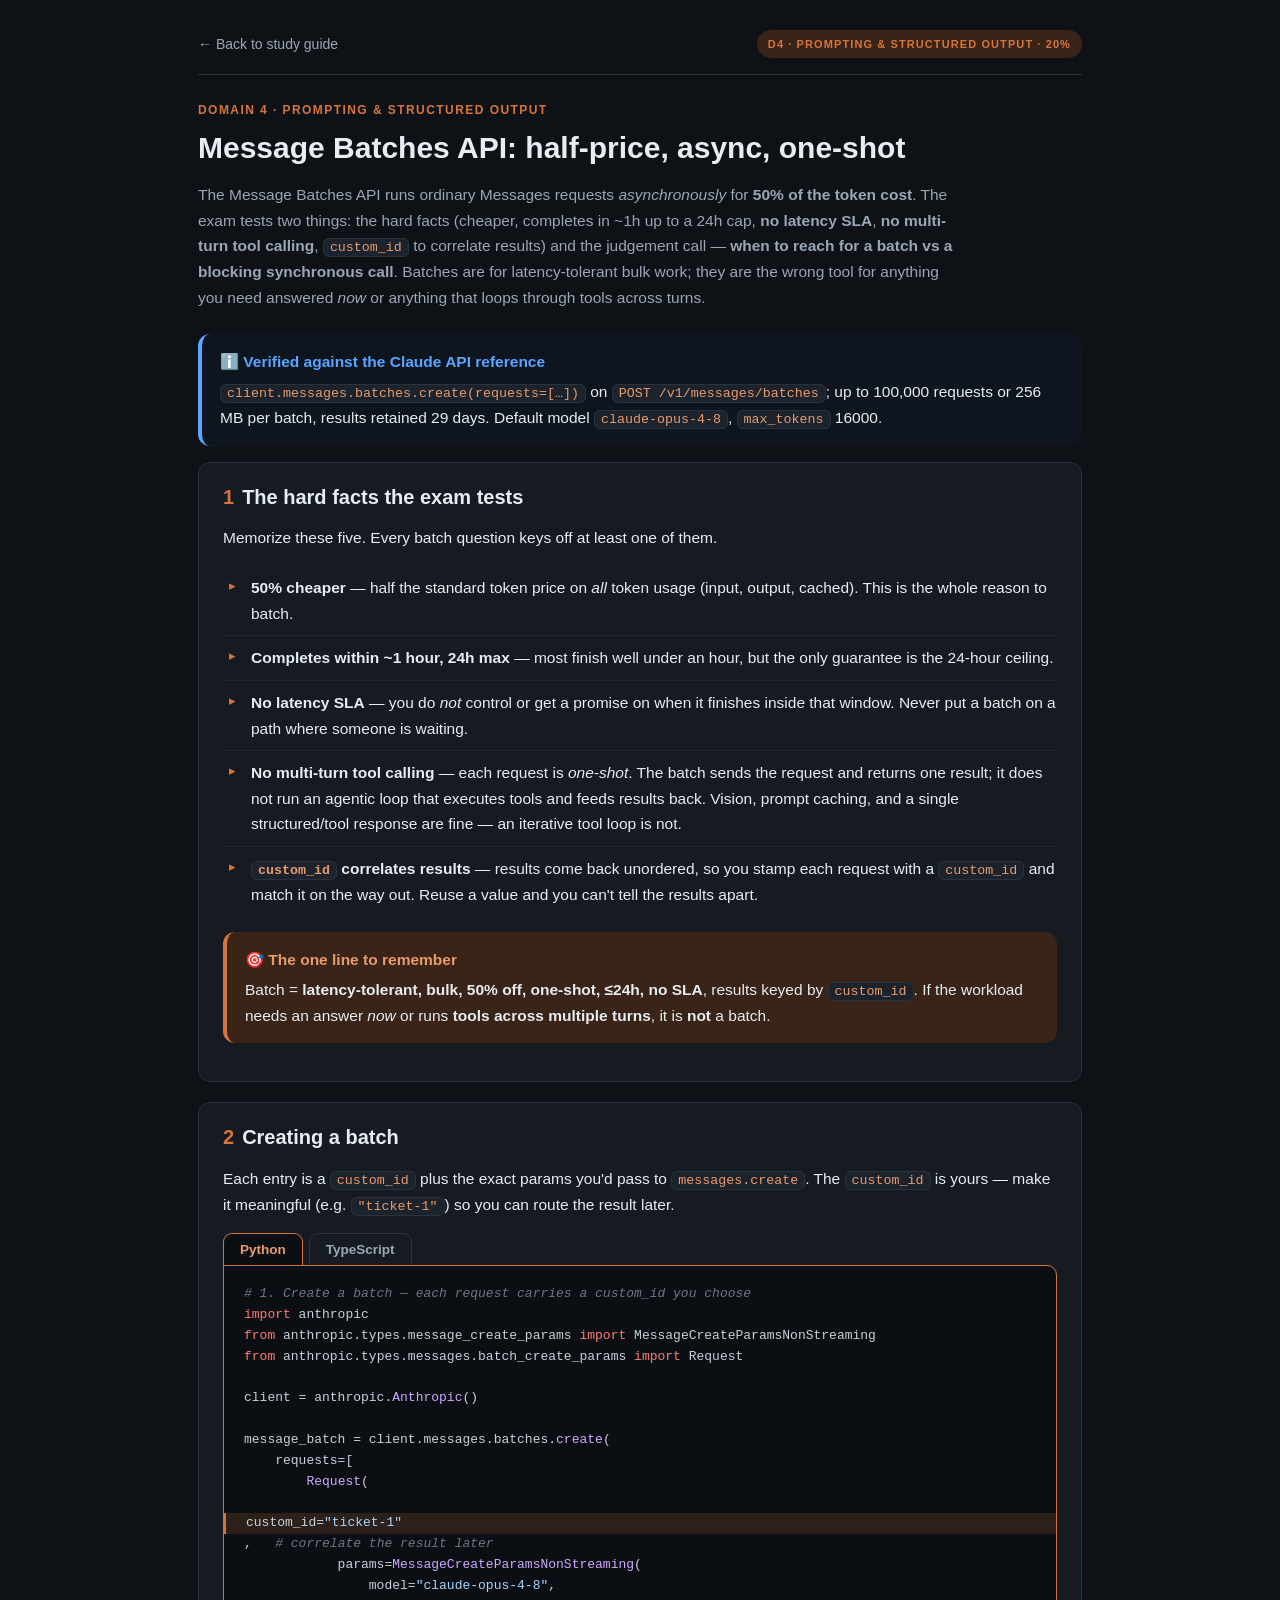
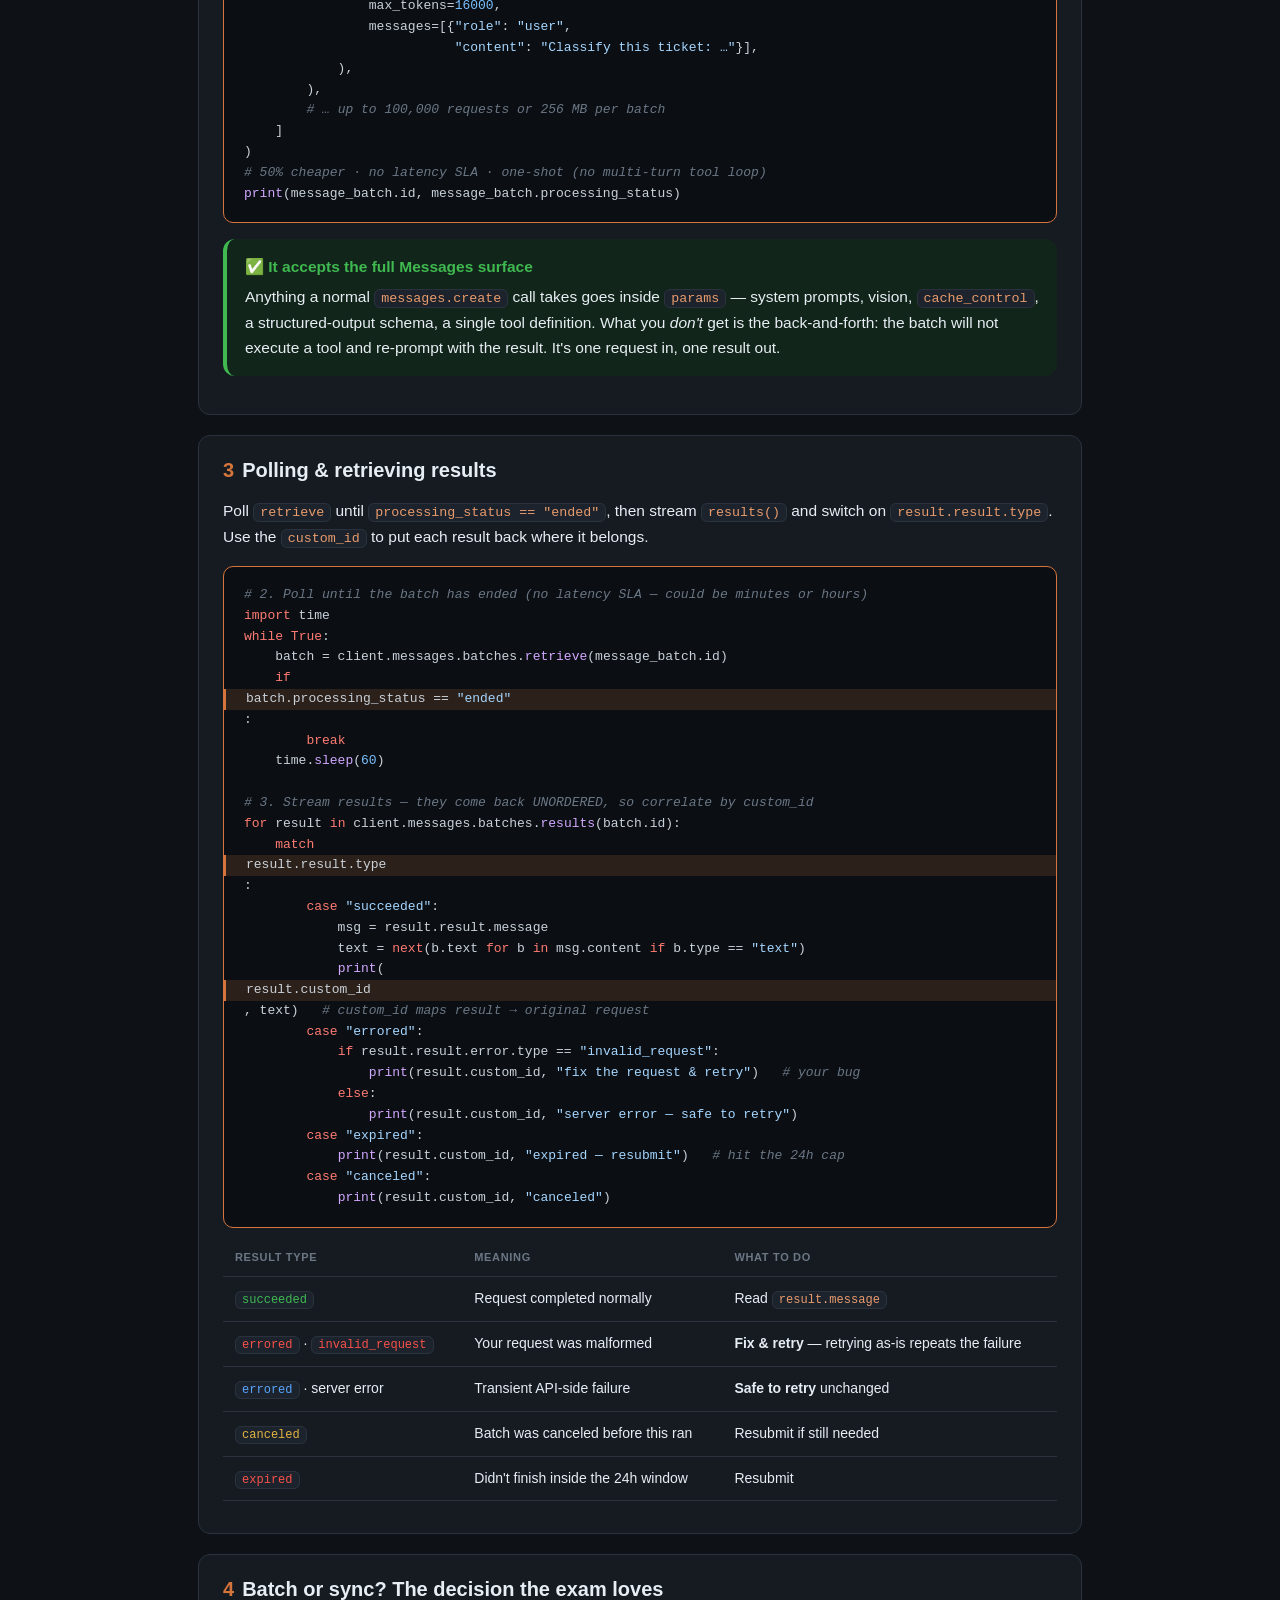
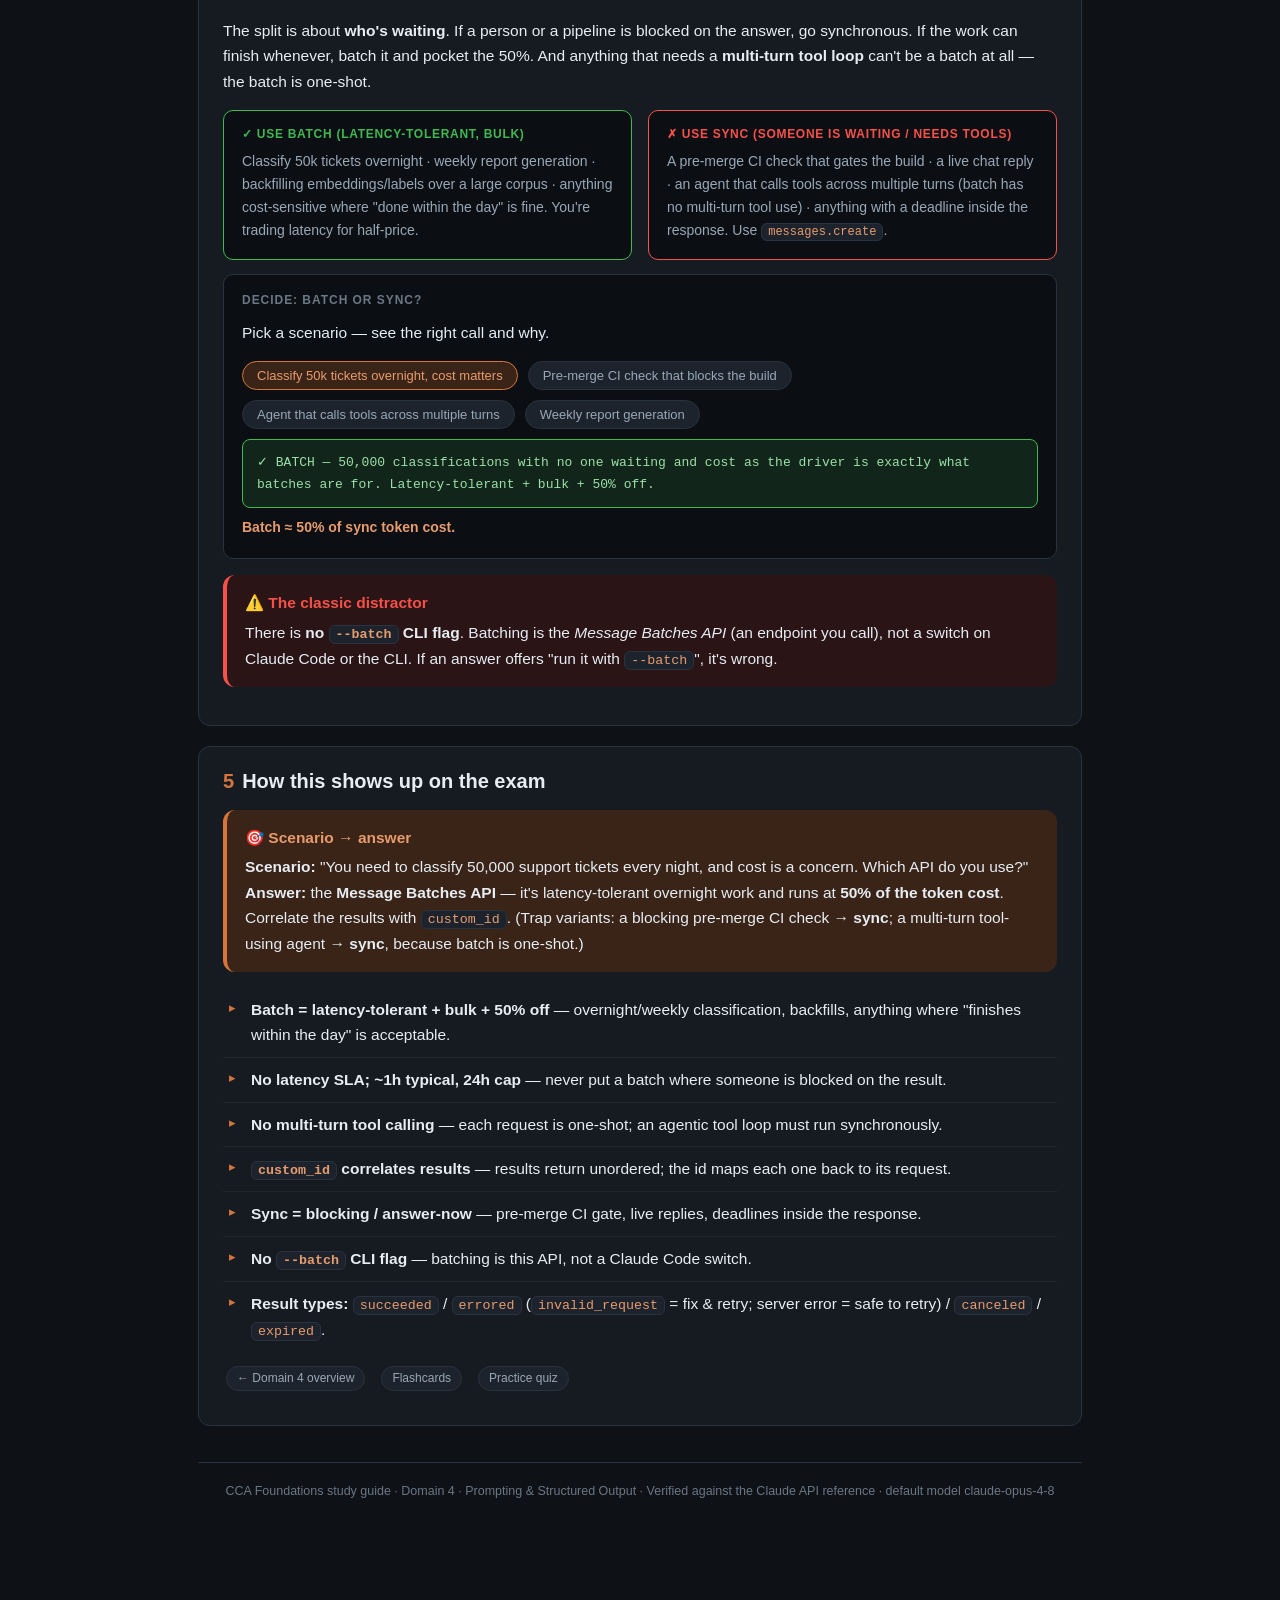
<file: batches.html>
<!DOCTYPE html>
<html lang="en">
<head>
<meta charset="UTF-8">
<meta name="viewport" content="width=device-width, initial-scale=1.0">
<title>Message Batches API &amp; batch-vs-sync · CCA Foundations</title>
<link rel="stylesheet" href="assets/deepdive.css">
</head>
<body>
<div class="main">
  <div class="topbar">
    <a class="back" href="index.html">← Back to study guide</a>
    <span class="badge">D4 · Prompting &amp; Structured Output · 20%</span>
  </div>

  <div class="pagehead">
    <div class="eyebrow">Domain 4 · Prompting &amp; Structured Output</div>
    <h1>Message Batches API: half-price, async, one-shot</h1>
    <p>The Message Batches API runs ordinary Messages requests <em>asynchronously</em> for <b>50% of the token cost</b>. The exam tests two things: the hard facts (cheaper, completes in ~1h up to a 24h cap, <b>no latency SLA</b>, <b>no multi-turn tool calling</b>, <code>custom_id</code> to correlate results) and the judgement call — <b>when to reach for a batch vs a blocking synchronous call</b>. Batches are for latency-tolerant bulk work; they are the wrong tool for anything you need answered <em>now</em> or anything that loops through tools across turns.</p>
  </div>

  <div class="callout note">
    <div class="h">ℹ️ Verified against the Claude API reference</div>
    <p><code>client.messages.batches.create(requests=[…])</code> on <code>POST /v1/messages/batches</code>; up to 100,000 requests or 256 MB per batch, results retained 29 days. Default model <code>claude-opus-4-8</code>, <code>max_tokens</code> 16000.</p>
  </div>

  <div class="card">
    <h2><span class="n">1</span>The hard facts the exam tests</h2>
    <p class="lead">Memorize these five. Every batch question keys off at least one of them.</p>
    <ul class="clean">
      <li><b>50% cheaper</b> — half the standard token price on <em>all</em> token usage (input, output, cached). This is the whole reason to batch.</li>
      <li><b>Completes within ~1 hour, 24h max</b> — most finish well under an hour, but the only guarantee is the 24-hour ceiling.</li>
      <li><b>No latency SLA</b> — you do <em>not</em> control or get a promise on when it finishes inside that window. Never put a batch on a path where someone is waiting.</li>
      <li><b>No multi-turn tool calling</b> — each request is <em>one-shot</em>. The batch sends the request and returns one result; it does not run an agentic loop that executes tools and feeds results back. Vision, prompt caching, and a single structured/tool response are fine — an iterative tool loop is not.</li>
      <li><b><code>custom_id</code> correlates results</b> — results come back unordered, so you stamp each request with a <code>custom_id</code> and match it on the way out. Reuse a value and you can't tell the results apart.</li>
    </ul>
    <div class="callout key">
      <div class="h">🎯 The one line to remember</div>
      <p>Batch = <b>latency-tolerant, bulk, 50% off, one-shot, ≤24h, no SLA</b>, results keyed by <code>custom_id</code>. If the workload needs an answer <em>now</em> or runs <b>tools across multiple turns</b>, it is <b>not</b> a batch.</p>
    </div>
  </div>

  <div class="card">
    <h2><span class="n">2</span>Creating a batch</h2>
    <p class="lead">Each entry is a <code>custom_id</code> plus the exact params you'd pass to <code>messages.create</code>. The <code>custom_id</code> is yours — make it meaningful (e.g. <code>"ticket-1"</code>) so you can route the result later.</p>
    <div class="tabs" id="tabs">
      <button data-lang="py" class="active">Python</button>
      <button data-lang="ts">TypeScript</button>
    </div>
    <div class="codewrap"><pre id="codeblock"></pre></div>
    <div class="callout tip">
      <div class="h">✅ It accepts the full Messages surface</div>
      <p>Anything a normal <code>messages.create</code> call takes goes inside <code>params</code> — system prompts, vision, <code>cache_control</code>, a structured-output schema, a single tool definition. What you <em>don't</em> get is the back-and-forth: the batch will not execute a tool and re-prompt with the result. It's one request in, one result out.</p>
    </div>
  </div>

  <div class="card">
    <h2><span class="n">3</span>Polling &amp; retrieving results</h2>
    <p class="lead">Poll <code>retrieve</code> until <code>processing_status == "ended"</code>, then stream <code>results()</code> and switch on <code>result.result.type</code>. Use the <code>custom_id</code> to put each result back where it belongs.</p>
    <div class="codewrap solo"><pre><code><span class="cm"># 2. Poll until the batch has ended (no latency SLA — could be minutes or hours)</span>
<span class="kw">import</span> time
<span class="kw">while</span> <span class="kw">True</span>:
    batch = client.messages.batches.<span class="fn">retrieve</span>(message_batch.id)
    <span class="kw">if</span> <span class="hl">batch.processing_status == <span class="st">"ended"</span></span>:
        <span class="kw">break</span>
    time.<span class="fn">sleep</span>(<span class="nm">60</span>)

<span class="cm"># 3. Stream results — they come back UNORDERED, so correlate by custom_id</span>
<span class="kw">for</span> result <span class="kw">in</span> client.messages.batches.<span class="fn">results</span>(batch.id):
    <span class="kw">match</span> <span class="hl">result.result.type</span>:
        <span class="kw">case</span> <span class="st">"succeeded"</span>:
            msg = result.result.message
            text = <span class="kw">next</span>(b.text <span class="kw">for</span> b <span class="kw">in</span> msg.content <span class="kw">if</span> b.type == <span class="st">"text"</span>)
            <span class="fn">print</span>(<span class="hl">result.custom_id</span>, text)   <span class="cm"># custom_id maps result → original request</span>
        <span class="kw">case</span> <span class="st">"errored"</span>:
            <span class="kw">if</span> result.result.error.type == <span class="st">"invalid_request"</span>:
                <span class="fn">print</span>(result.custom_id, <span class="st">"fix the request &amp; retry"</span>)   <span class="cm"># your bug</span>
            <span class="kw">else</span>:
                <span class="fn">print</span>(result.custom_id, <span class="st">"server error — safe to retry"</span>)
        <span class="kw">case</span> <span class="st">"expired"</span>:
            <span class="fn">print</span>(result.custom_id, <span class="st">"expired — resubmit"</span>)   <span class="cm"># hit the 24h cap</span>
        <span class="kw">case</span> <span class="st">"canceled"</span>:
            <span class="fn">print</span>(result.custom_id, <span class="st">"canceled"</span>)</code></pre></div>
    <table>
      <thead><tr><th>Result type</th><th>Meaning</th><th>What to do</th></tr></thead>
      <tbody>
        <tr class="row-stop"><td><code>succeeded</code></td><td>Request completed normally</td><td>Read <code>result.message</code></td></tr>
        <tr class="row-bad"><td><code>errored</code> · <code>invalid_request</code></td><td>Your request was malformed</td><td><b>Fix &amp; retry</b> — retrying as-is repeats the failure</td></tr>
        <tr class="row-pause"><td><code>errored</code> · server error</td><td>Transient API-side failure</td><td><b>Safe to retry</b> unchanged</td></tr>
        <tr class="row-loop"><td><code>canceled</code></td><td>Batch was canceled before this ran</td><td>Resubmit if still needed</td></tr>
        <tr class="row-bad"><td><code>expired</code></td><td>Didn't finish inside the 24h window</td><td>Resubmit</td></tr>
      </tbody>
    </table>
  </div>

  <div class="card">
    <h2><span class="n">4</span>Batch or sync? The decision the exam loves</h2>
    <p class="lead">The split is about <b>who's waiting</b>. If a person or a pipeline is blocked on the answer, go synchronous. If the work can finish whenever, batch it and pocket the 50%. And anything that needs a <b>multi-turn tool loop</b> can't be a batch at all — the batch is one-shot.</p>
    <div class="grid2">
      <div class="compare good">
        <h4>✓ Use BATCH (latency-tolerant, bulk)</h4>
        <p>Classify 50k tickets overnight · weekly report generation · backfilling embeddings/labels over a large corpus · anything cost-sensitive where "done within the day" is fine. You're trading latency for half-price.</p>
      </div>
      <div class="compare bad">
        <h4>✗ Use SYNC (someone is waiting / needs tools)</h4>
        <p>A pre-merge CI check that gates the build · a live chat reply · an agent that calls tools across multiple turns (batch has no multi-turn tool use) · anything with a deadline inside the response. Use <code>messages.create</code>.</p>
      </div>
    </div>

    <div class="demo">
      <h4>Decide: batch or sync?</h4>
      <p class="lead" style="margin-top:0">Pick a scenario — see the right call and why.</p>
      <div class="btnrow" id="scenario-chips">
        <button class="chip active" data-s="tickets">Classify 50k tickets overnight, cost matters</button>
        <button class="chip" data-s="ci">Pre-merge CI check that blocks the build</button>
        <button class="chip" data-s="agent">Agent that calls tools across multiple turns</button>
        <button class="chip" data-s="report">Weekly report generation</button>
      </div>
      <div class="out" id="decide-out">Pick a scenario above.</div>
      <div class="narrate" id="cost-line"></div>
    </div>

    <div class="callout warn">
      <div class="h">⚠️ The classic distractor</div>
      <p>There is <b>no <code>--batch</code> CLI flag</b>. Batching is the <em>Message Batches API</em> (an endpoint you call), not a switch on Claude Code or the CLI. If an answer offers "run it with <code>--batch</code>", it's wrong.</p>
    </div>
  </div>

  <div class="card">
    <h2><span class="n">5</span>How this shows up on the exam</h2>
    <div class="callout key">
      <div class="h">🎯 Scenario → answer</div>
      <p><b>Scenario:</b> "You need to classify 50,000 support tickets every night, and cost is a concern. Which API do you use?" <b>Answer:</b> the <b>Message Batches API</b> — it's latency-tolerant overnight work and runs at <b>50% of the token cost</b>. Correlate the results with <code>custom_id</code>. (Trap variants: a blocking pre-merge CI check → <b>sync</b>; a multi-turn tool-using agent → <b>sync</b>, because batch is one-shot.)</p>
    </div>
    <ul class="clean">
      <li><b>Batch = latency-tolerant + bulk + 50% off</b> — overnight/weekly classification, backfills, anything where "finishes within the day" is acceptable.</li>
      <li><b>No latency SLA; ~1h typical, 24h cap</b> — never put a batch where someone is blocked on the result.</li>
      <li><b>No multi-turn tool calling</b> — each request is one-shot; an agentic tool loop must run synchronously.</li>
      <li><b><code>custom_id</code> correlates results</b> — results return unordered; the id maps each one back to its request.</li>
      <li><b>Sync = blocking / answer-now</b> — pre-merge CI gate, live replies, deadlines inside the response.</li>
      <li><b>No <code>--batch</code> CLI flag</b> — batching is this API, not a Claude Code switch.</li>
      <li><b>Result types:</b> <code>succeeded</code> / <code>errored</code> (<code>invalid_request</code> = fix &amp; retry; server error = safe to retry) / <code>canceled</code> / <code>expired</code>.</li>
    </ul>
    <div class="btnrow">
      <a class="pill" href="index.html#d4">← Domain 4 overview</a>
      <a class="pill" href="index.html#flash">Flashcards</a>
      <a class="pill" href="index.html#quiz">Practice quiz</a>
    </div>
  </div>

  <div class="footer">CCA Foundations study guide · Domain 4 · Prompting &amp; Structured Output · Verified against the Claude API reference · default model claude-opus-4-8</div>
</div>

<script>
  // ----- language tabs (card 2: create a batch) -----
  var CODE = {
    py: '<span class="cm"># 1. Create a batch — each request carries a custom_id you choose</span>\n' +
        '<span class="kw">import</span> anthropic\n' +
        '<span class="kw">from</span> anthropic.types.message_create_params <span class="kw">import</span> MessageCreateParamsNonStreaming\n' +
        '<span class="kw">from</span> anthropic.types.messages.batch_create_params <span class="kw">import</span> Request\n\n' +
        'client = anthropic.<span class="fn">Anthropic</span>()\n\n' +
        'message_batch = client.messages.batches.<span class="fn">create</span>(\n' +
        '    requests=[\n' +
        '        <span class="fn">Request</span>(\n' +
        '            <span class="hl">custom_id=<span class="st">"ticket-1"</span></span>,   <span class="cm"># correlate the result later</span>\n' +
        '            params=<span class="fn">MessageCreateParamsNonStreaming</span>(\n' +
        '                model=<span class="st">"claude-opus-4-8"</span>,\n' +
        '                max_tokens=<span class="nm">16000</span>,\n' +
        '                messages=[{<span class="st">"role"</span>: <span class="st">"user"</span>,\n' +
        '                           <span class="st">"content"</span>: <span class="st">"Classify this ticket: …"</span>}],\n' +
        '            ),\n' +
        '        ),\n' +
        '        <span class="cm"># … up to 100,000 requests or 256 MB per batch</span>\n' +
        '    ]\n' +
        ')\n' +
        '<span class="cm"># 50% cheaper · no latency SLA · one-shot (no multi-turn tool loop)</span>\n' +
        '<span class="fn">print</span>(message_batch.id, message_batch.processing_status)',
    ts: '<span class="cm">// 1. Create a batch — each request carries a custom_id you choose</span>\n' +
        '<span class="kw">import</span> Anthropic <span class="kw">from</span> <span class="st">"@anthropic-ai/sdk"</span>;\n\n' +
        '<span class="kw">const</span> client = <span class="kw">new</span> <span class="fn">Anthropic</span>();\n\n' +
        '<span class="kw">const</span> messageBatch = <span class="kw">await</span> client.messages.batches.<span class="fn">create</span>({\n' +
        '  requests: [\n' +
        '    {\n' +
        '      <span class="hl">custom_id: <span class="st">"ticket-1"</span></span>,   <span class="cm">// correlate the result later</span>\n' +
        '      params: {\n' +
        '        model: <span class="st">"claude-opus-4-8"</span>,\n' +
        '        max_tokens: <span class="nm">16000</span>,\n' +
        '        messages: [{ role: <span class="st">"user"</span>,\n' +
        '                     content: <span class="st">"Classify this ticket: …"</span> }],\n' +
        '      },\n' +
        '    },\n' +
        '    <span class="cm">// … up to 100,000 requests or 256 MB per batch</span>\n' +
        '  ],\n' +
        '});\n' +
        '<span class="cm">// 50% cheaper · no latency SLA · one-shot (no multi-turn tool loop)</span>\n' +
        'console.<span class="fn">log</span>(messageBatch.id, messageBatch.processing_status);'
  };
  var cb = document.getElementById('codeblock');
  function setLang(l) {
    cb.innerHTML = '<code>' + CODE[l] + '</code>';
    document.querySelectorAll('#tabs button').forEach(function (b) {
      b.classList.toggle('active', b.dataset.lang === l);
    });
  }
  document.querySelectorAll('#tabs button').forEach(function (b) {
    b.onclick = function () { setLang(b.dataset.lang); };
  });
  setLang('py');

  // ----- batch-or-sync decider -----
  var SCENARIOS = {
    tickets: {
      verdict: 'batch',
      text: '✓ BATCH — 50,000 classifications with no one waiting and cost as the driver is exactly what batches are for. Latency-tolerant + bulk + 50% off.',
      cost: 'Batch ≈ 50% of sync token cost.'
    },
    ci: {
      verdict: 'sync',
      text: '✗ SYNC — a pre-merge CI check gates the build; a developer (and the pipeline) is blocked on the answer. Batches have no latency SLA, so use messages.create.',
      cost: 'A blocking gate can’t wait an unknown amount of time — sync only.'
    },
    agent: {
      verdict: 'sync',
      text: '✗ SYNC — calling tools across multiple turns needs an agentic loop. The Batches API is one-shot: it has NO multi-turn tool calling, so this can’t be a batch at all.',
      cost: 'Batch is one request in, one result out — no tool loop.'
    },
    report: {
      verdict: 'batch',
      text: '✓ BATCH — scheduled weekly report generation is latency-tolerant; it can finish anytime within the window. Batch it for the 50% discount.',
      cost: 'Batch ≈ 50% of sync token cost.'
    }
  };
  var decideOut = document.getElementById('decide-out');
  var costLine = document.getElementById('cost-line');
  function decide(key) {
    var s = SCENARIOS[key];
    document.querySelectorAll('#scenario-chips .chip').forEach(function (c) {
      c.classList.toggle('active', c.dataset.s === key);
    });
    decideOut.className = 'out ' + (s.verdict === 'batch' ? 'good' : 'bad');
    decideOut.textContent = s.text;
    costLine.textContent = s.cost;
  }
  document.querySelectorAll('#scenario-chips .chip').forEach(function (c) {
    c.onclick = function () { decide(c.dataset.s); };
  });
  decide('tickets');
</script>
</body>
</html>
</file>
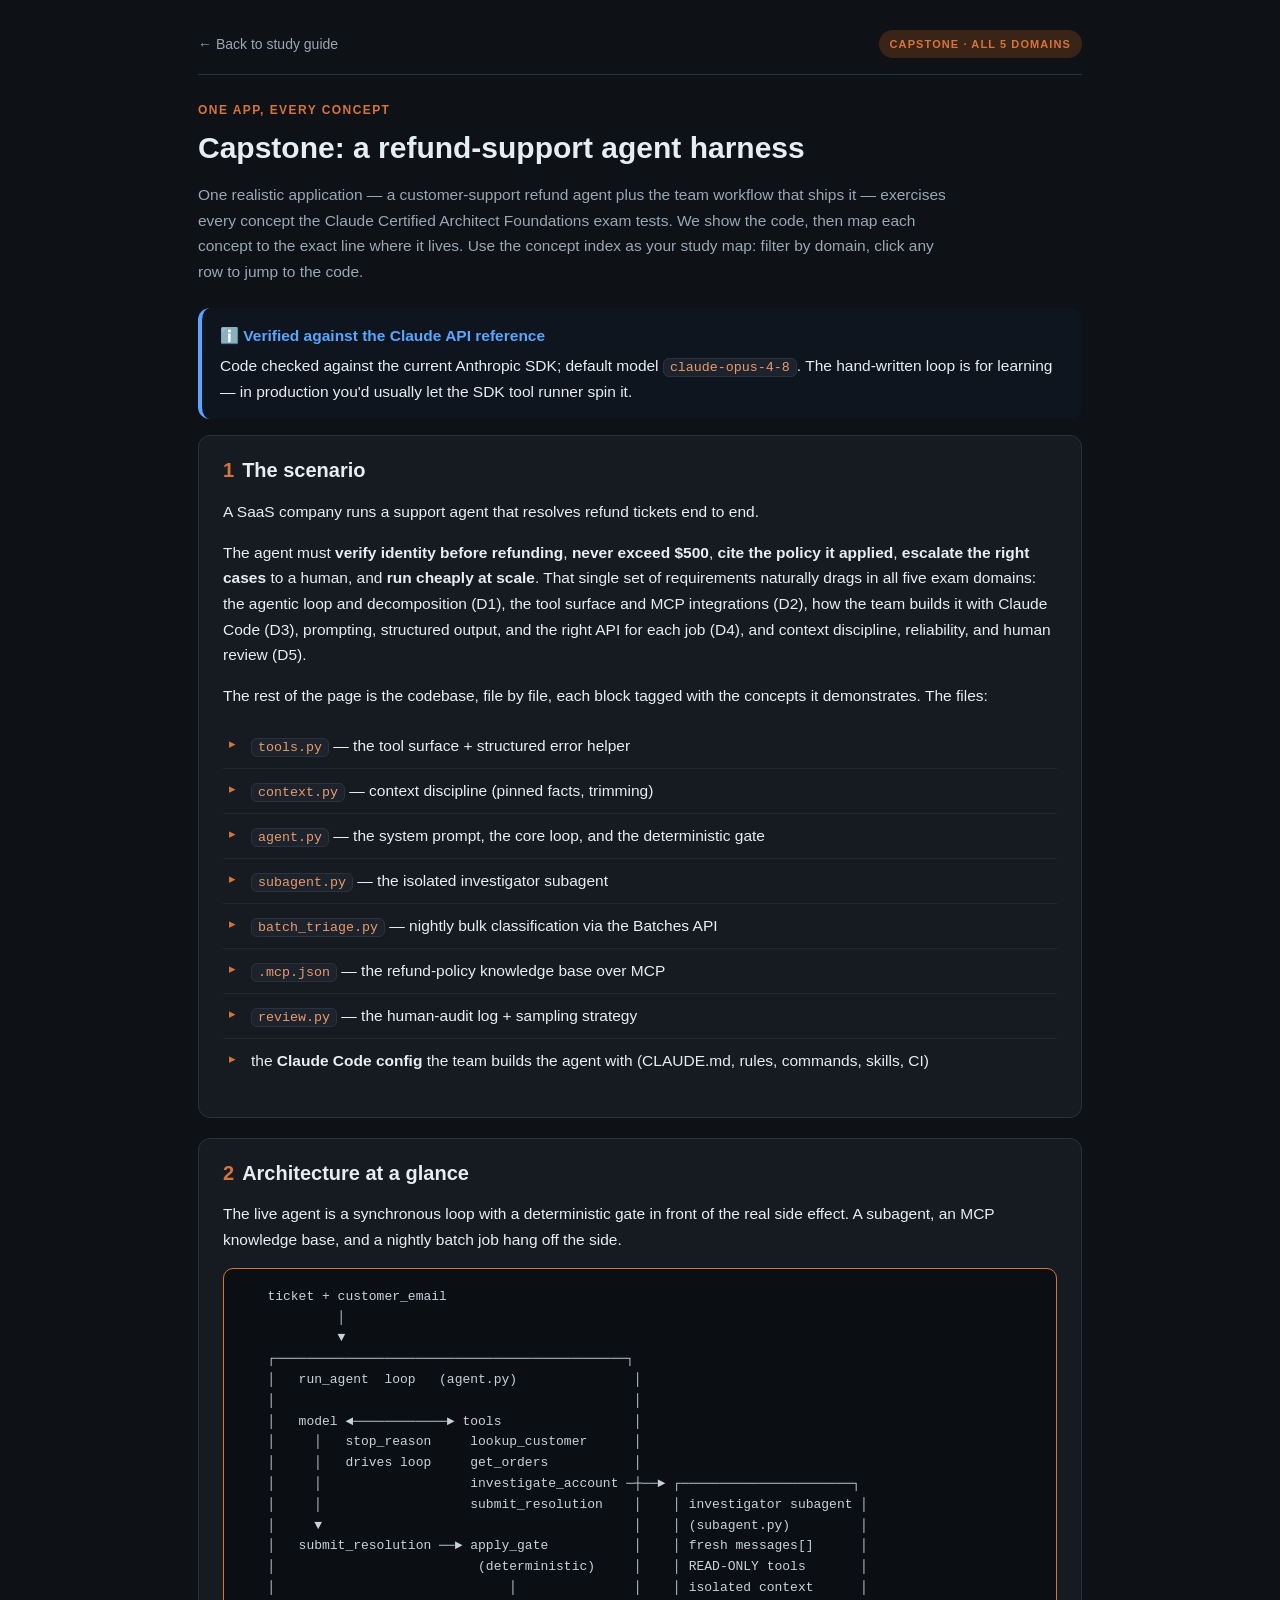
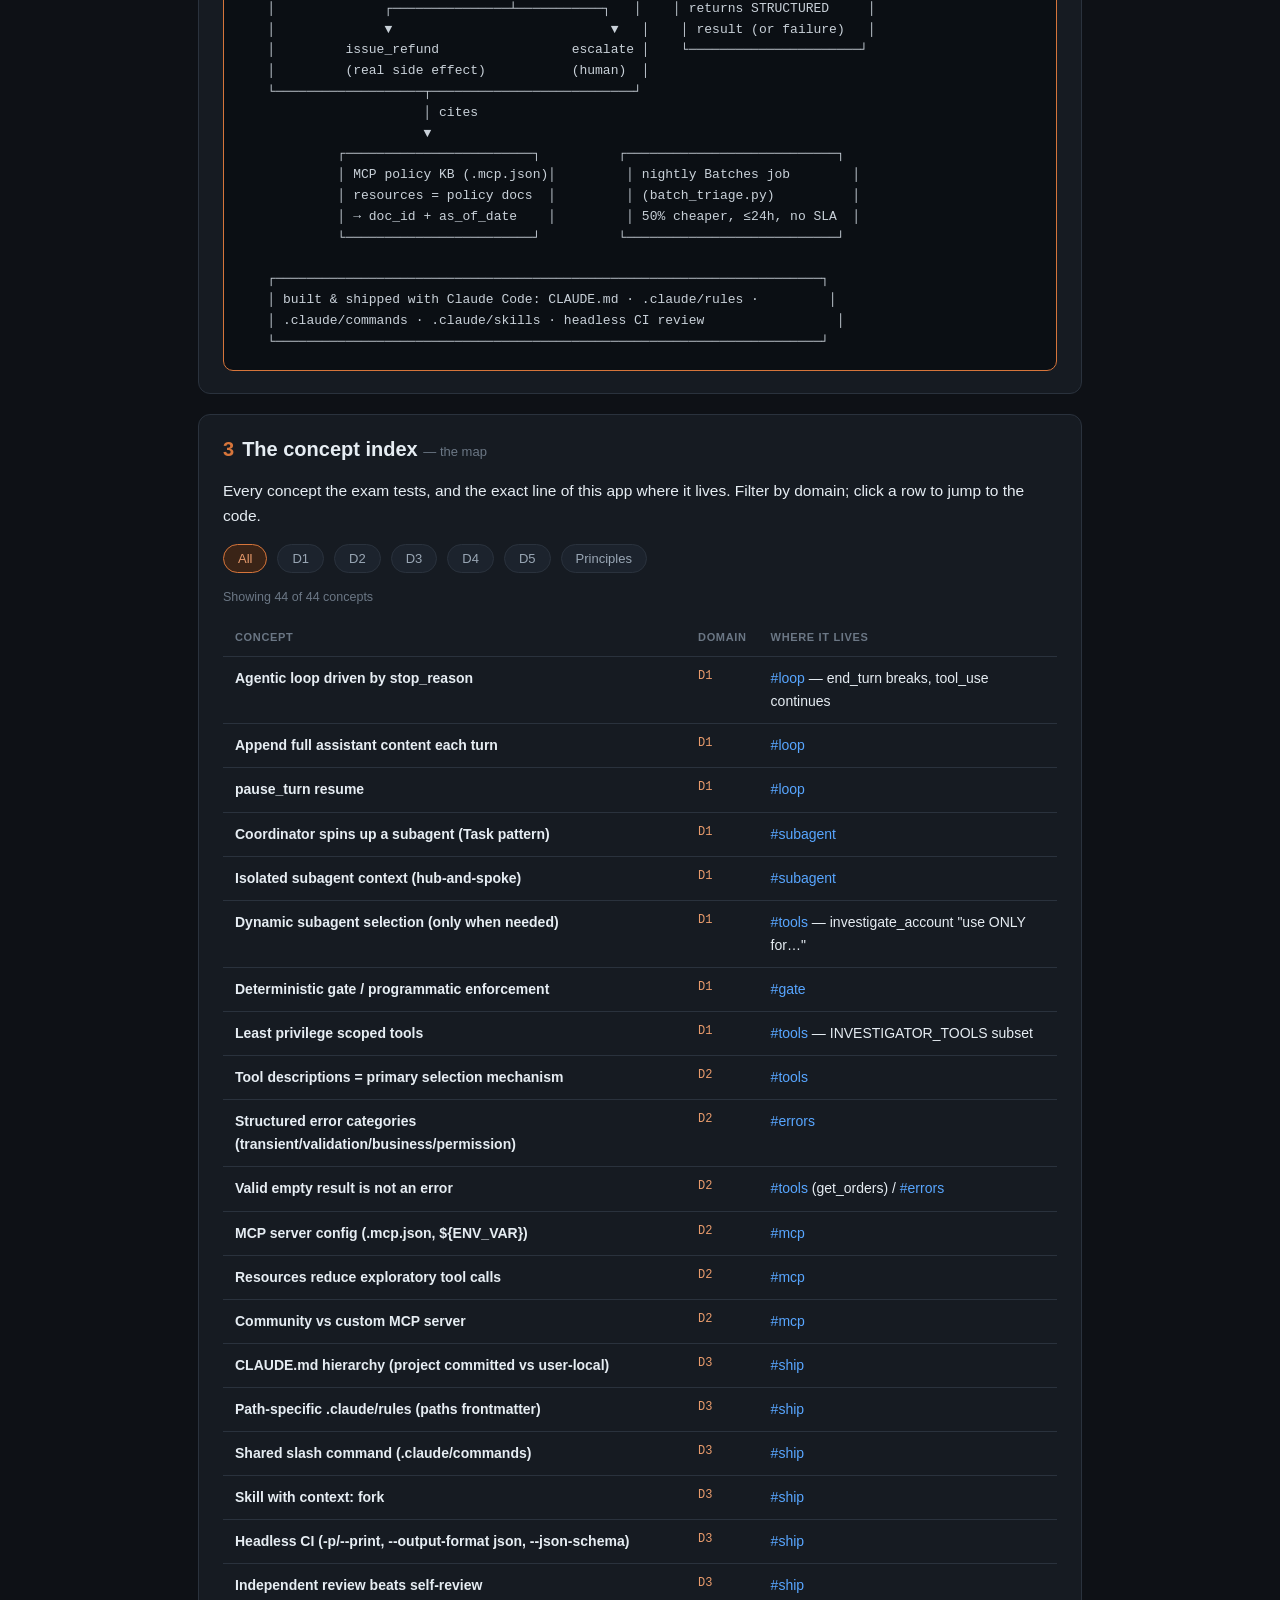
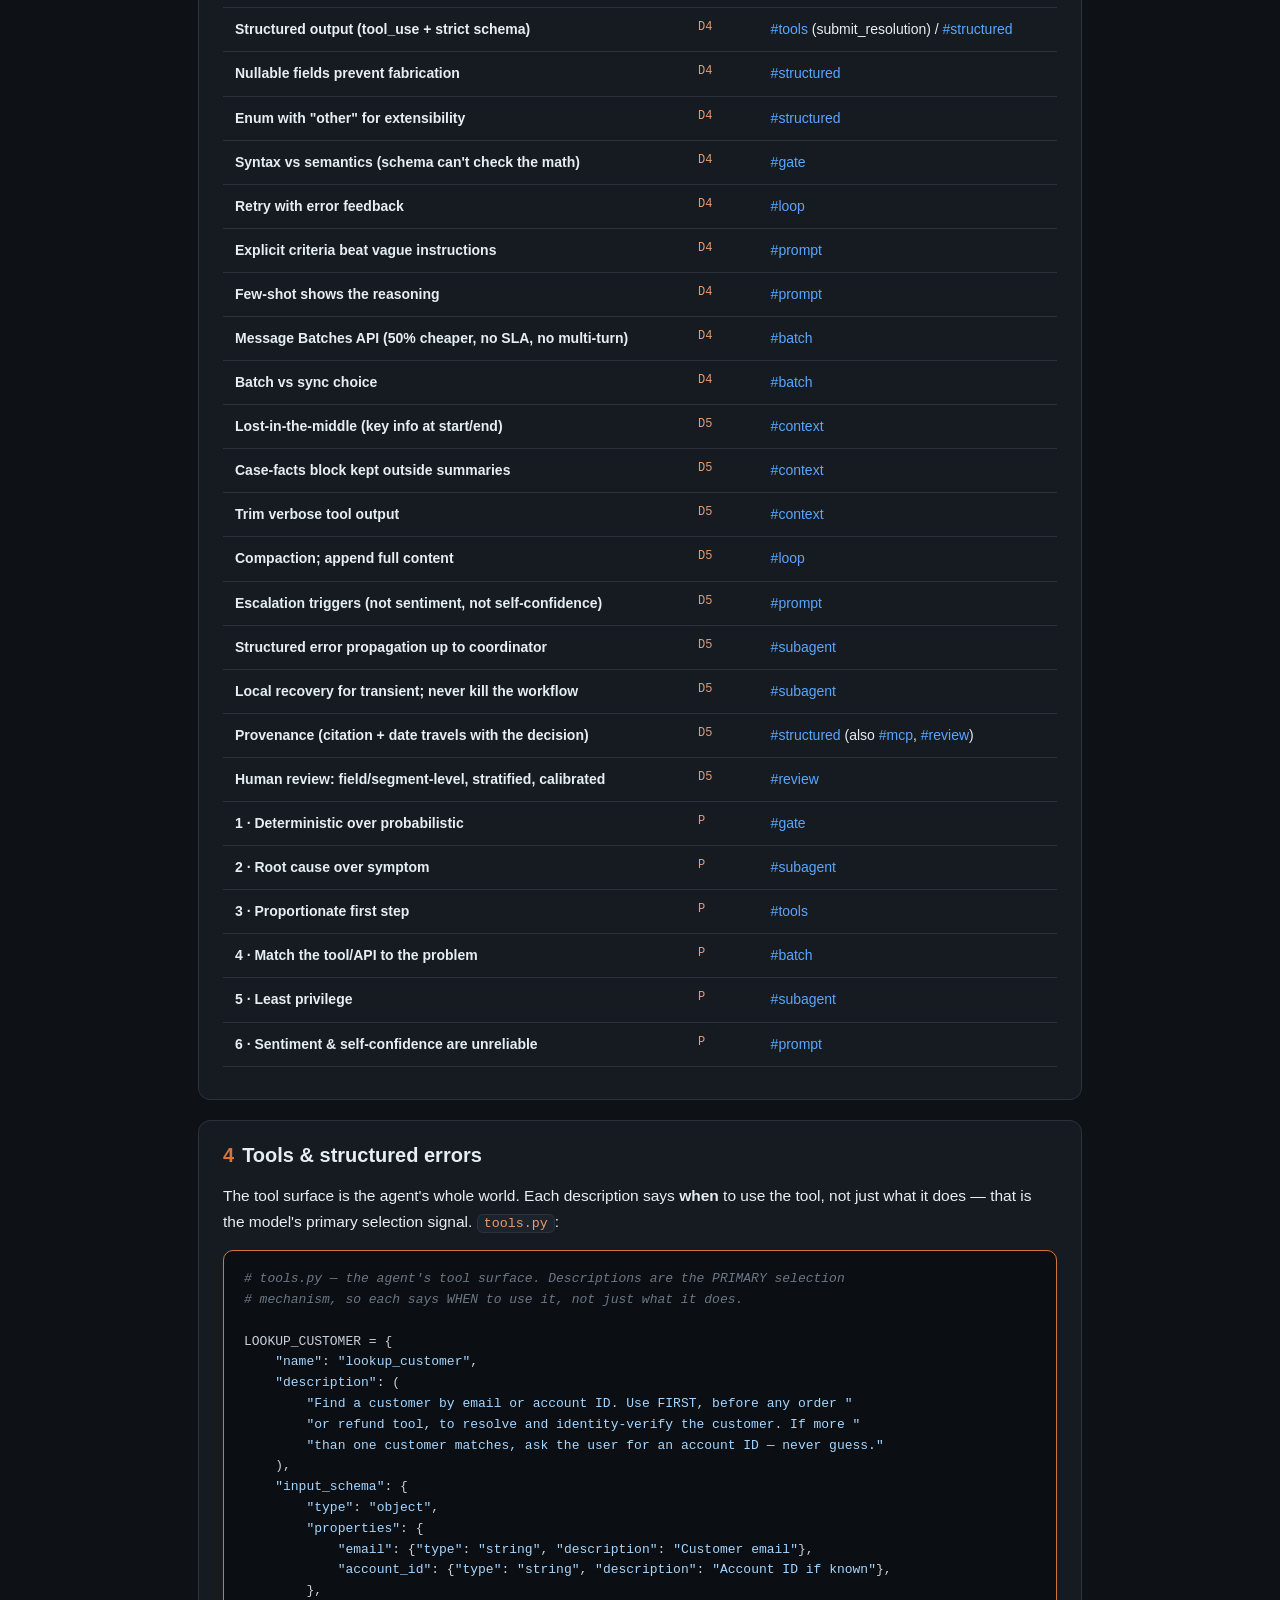
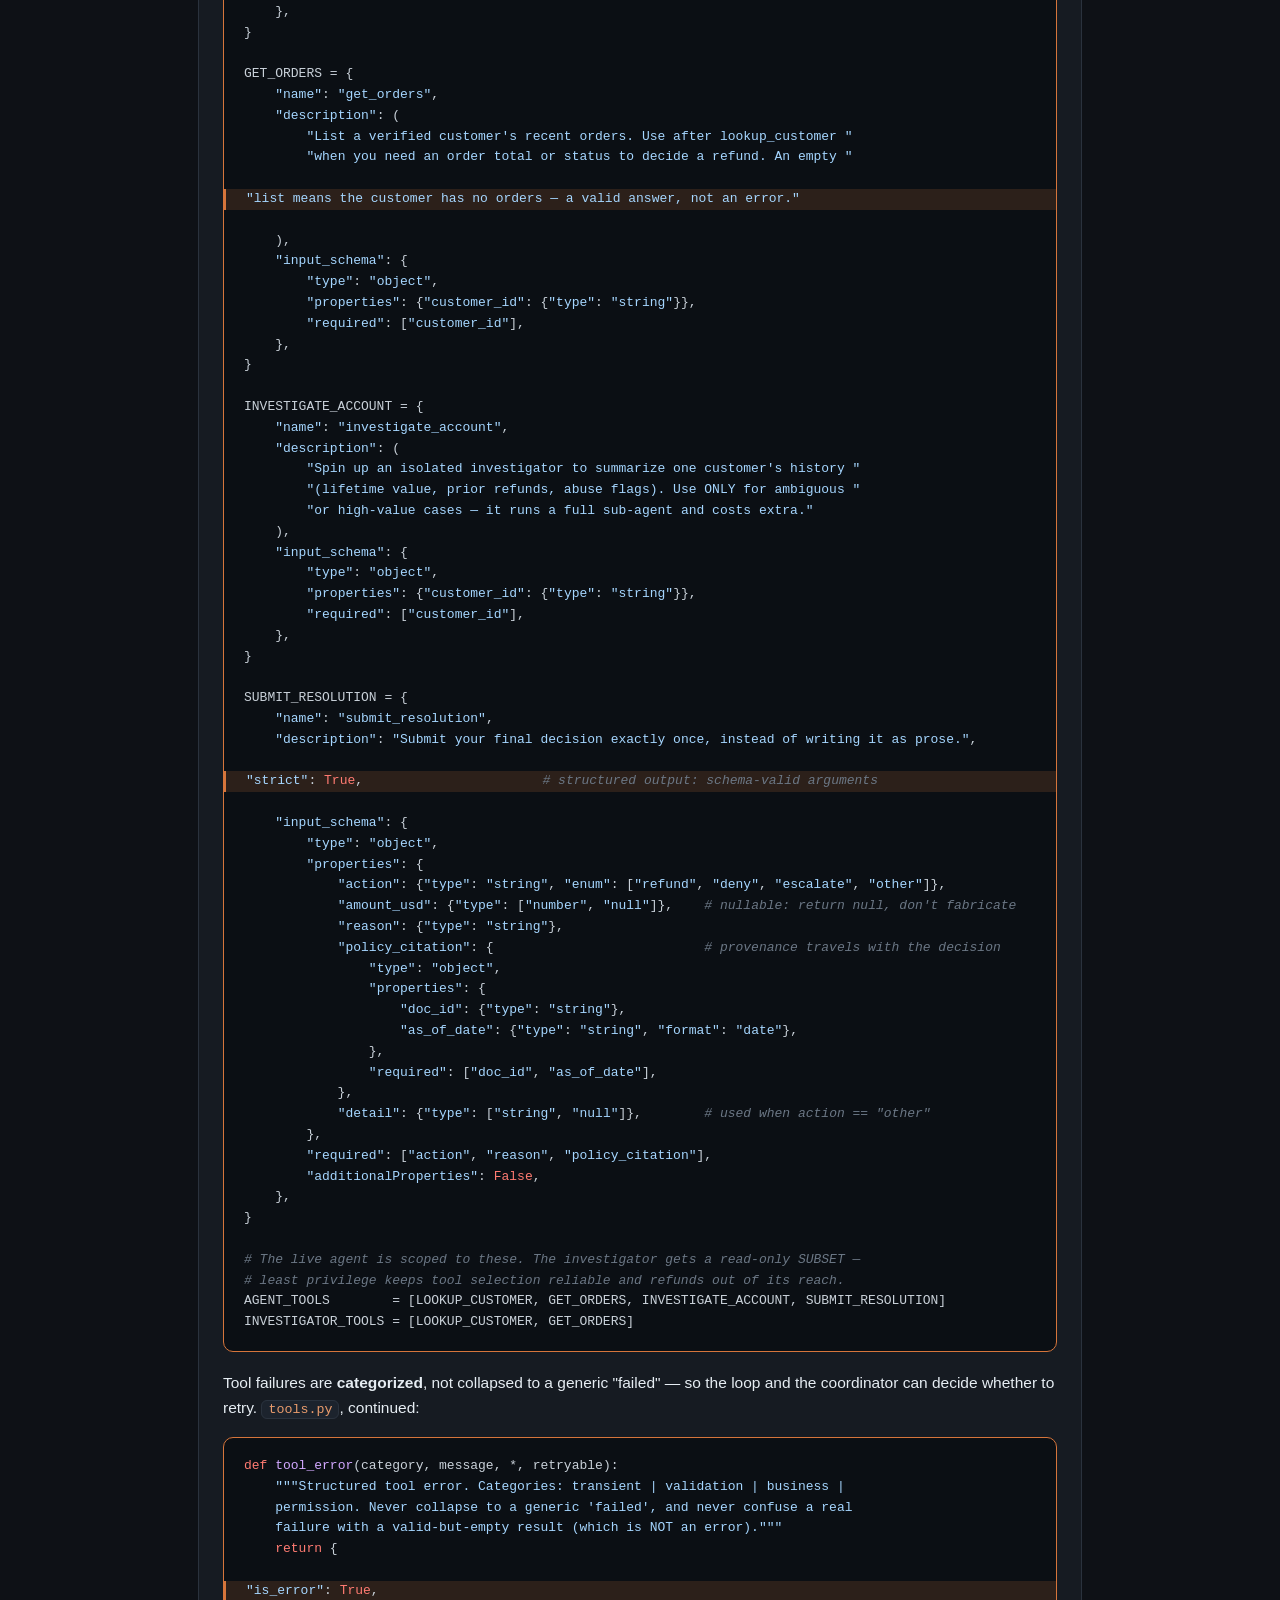
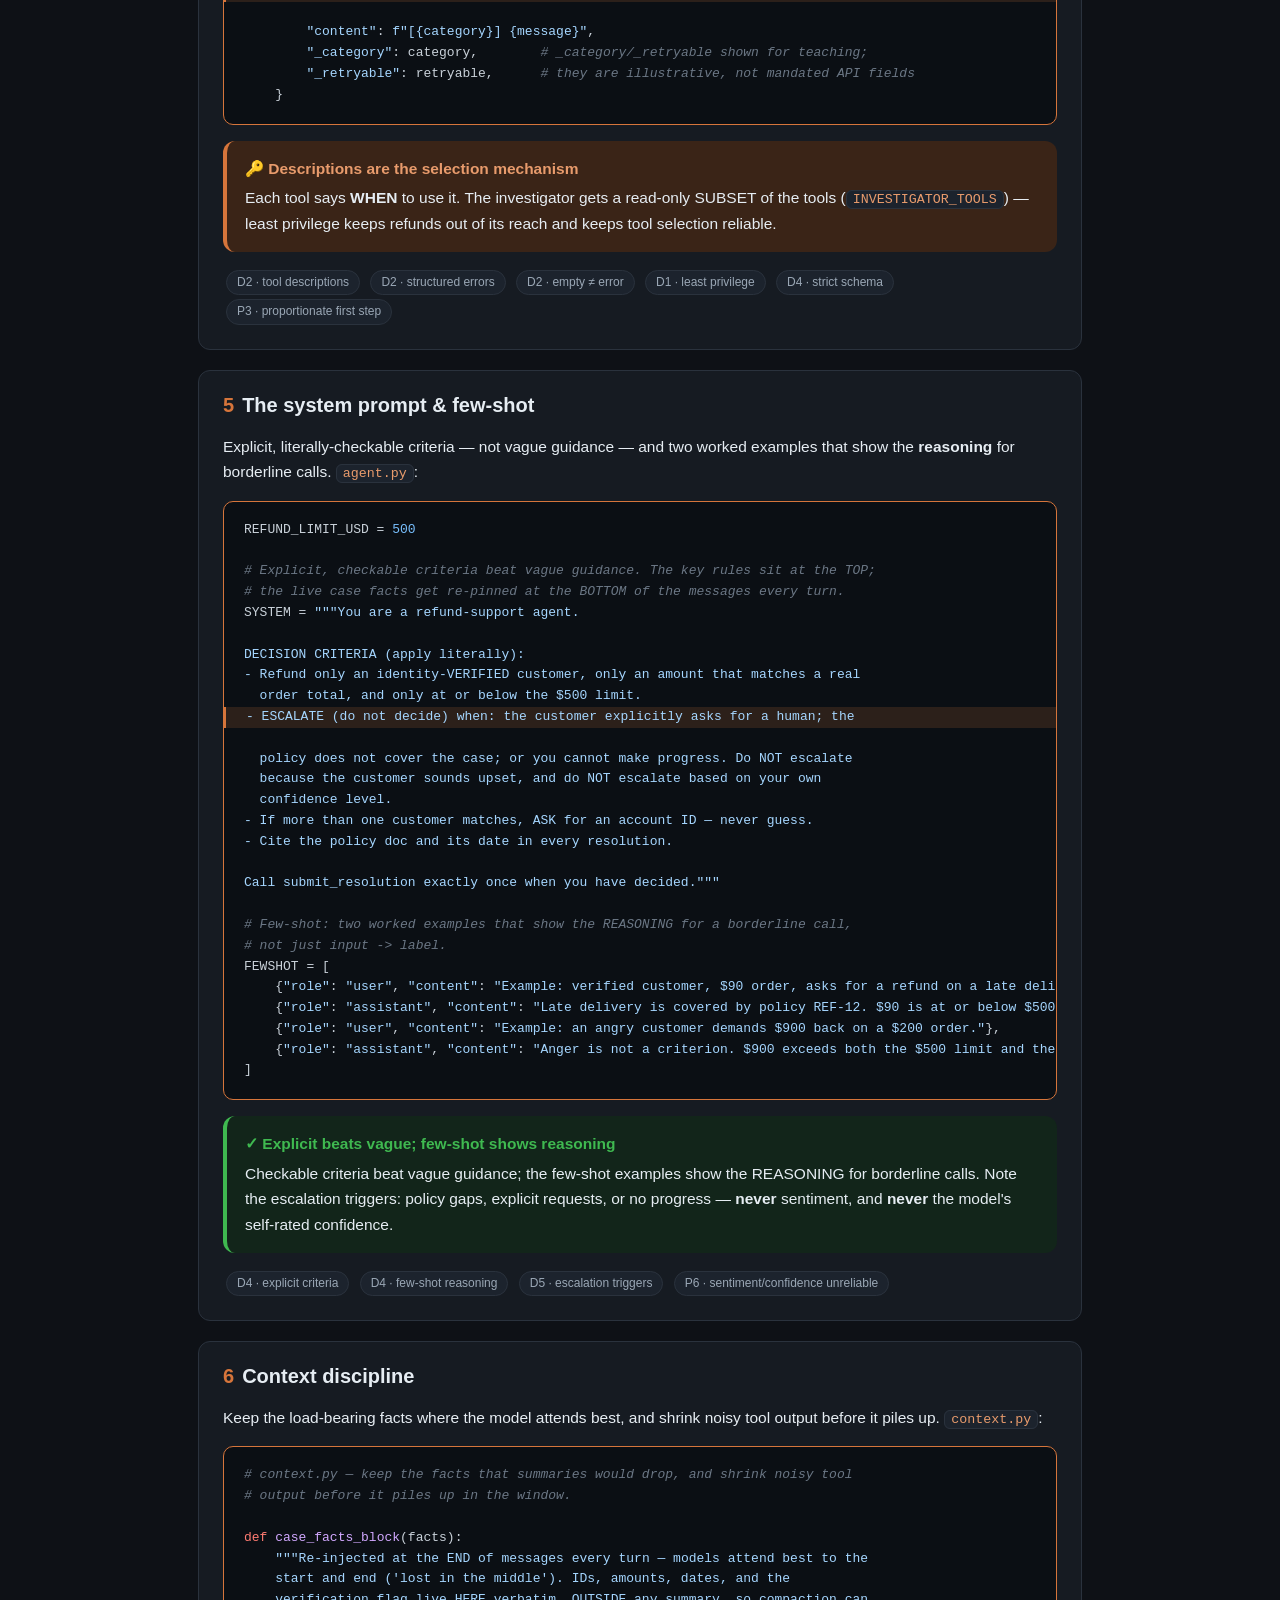
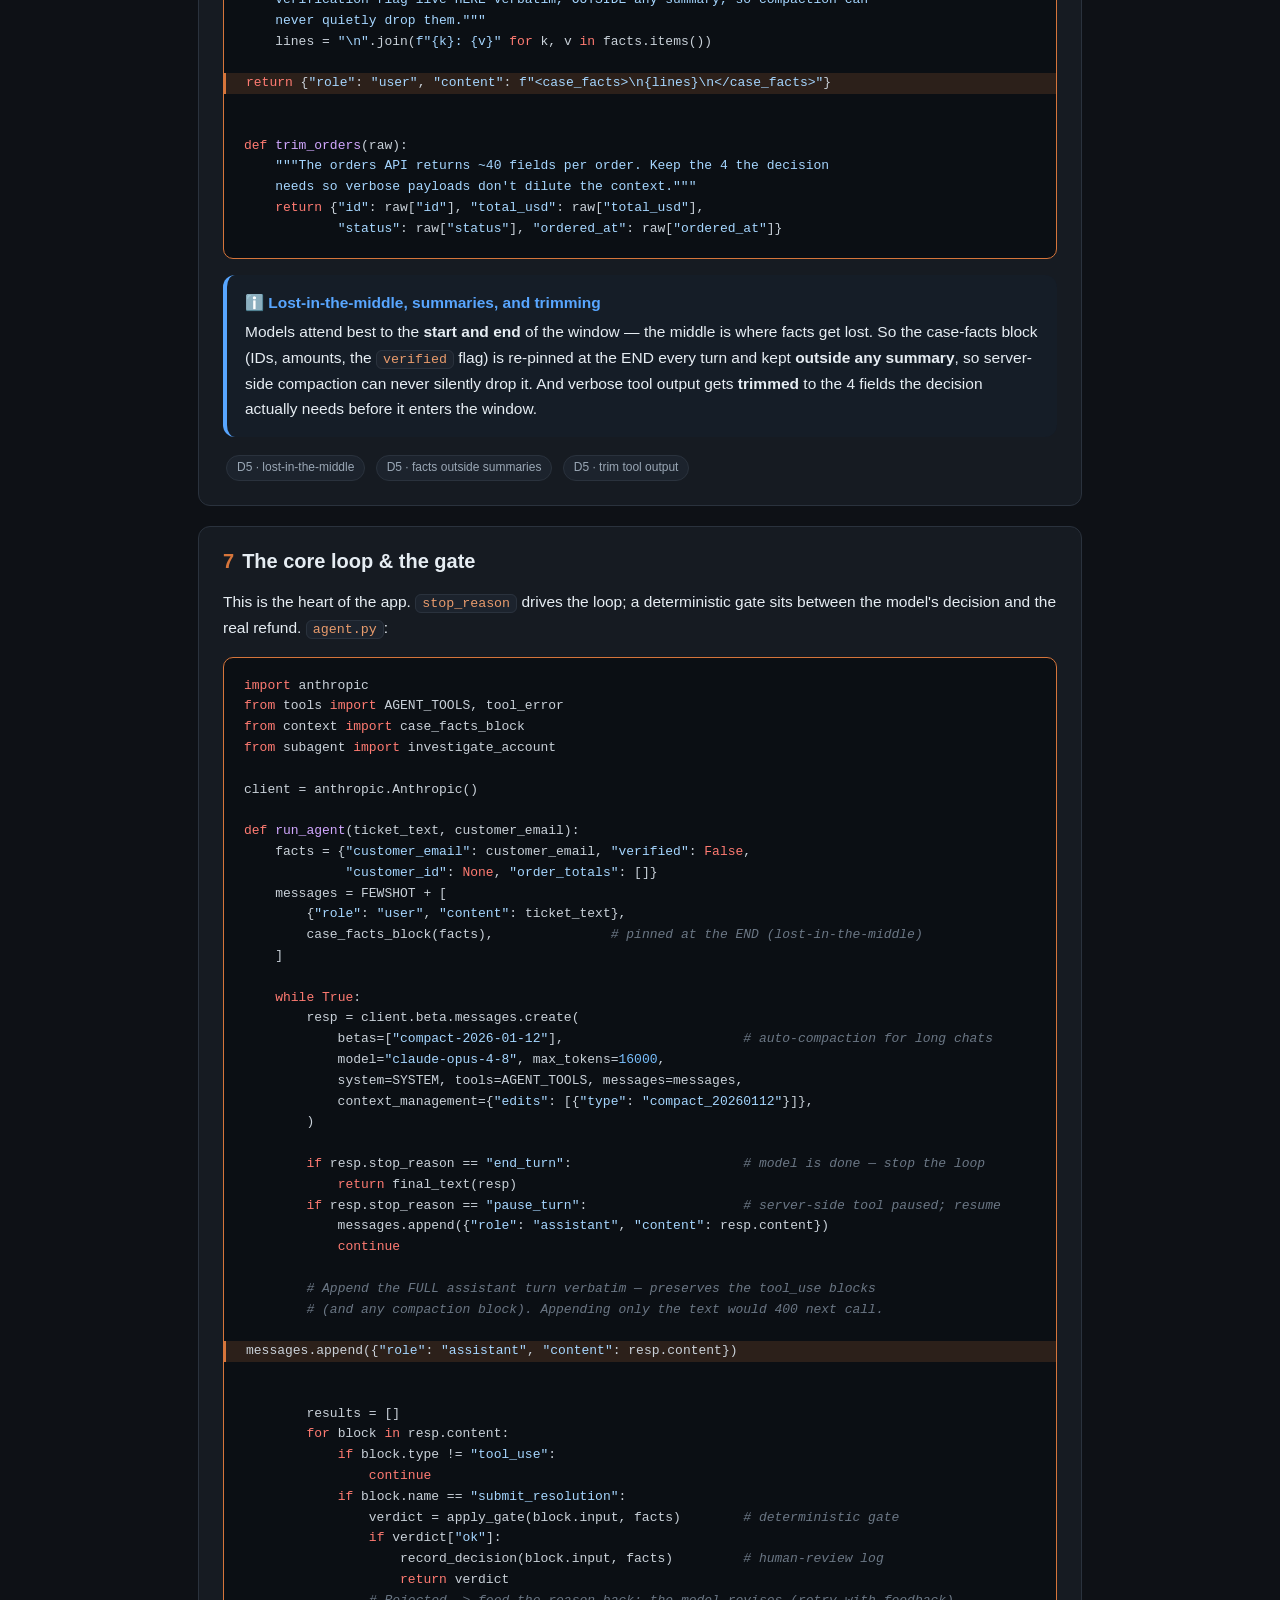
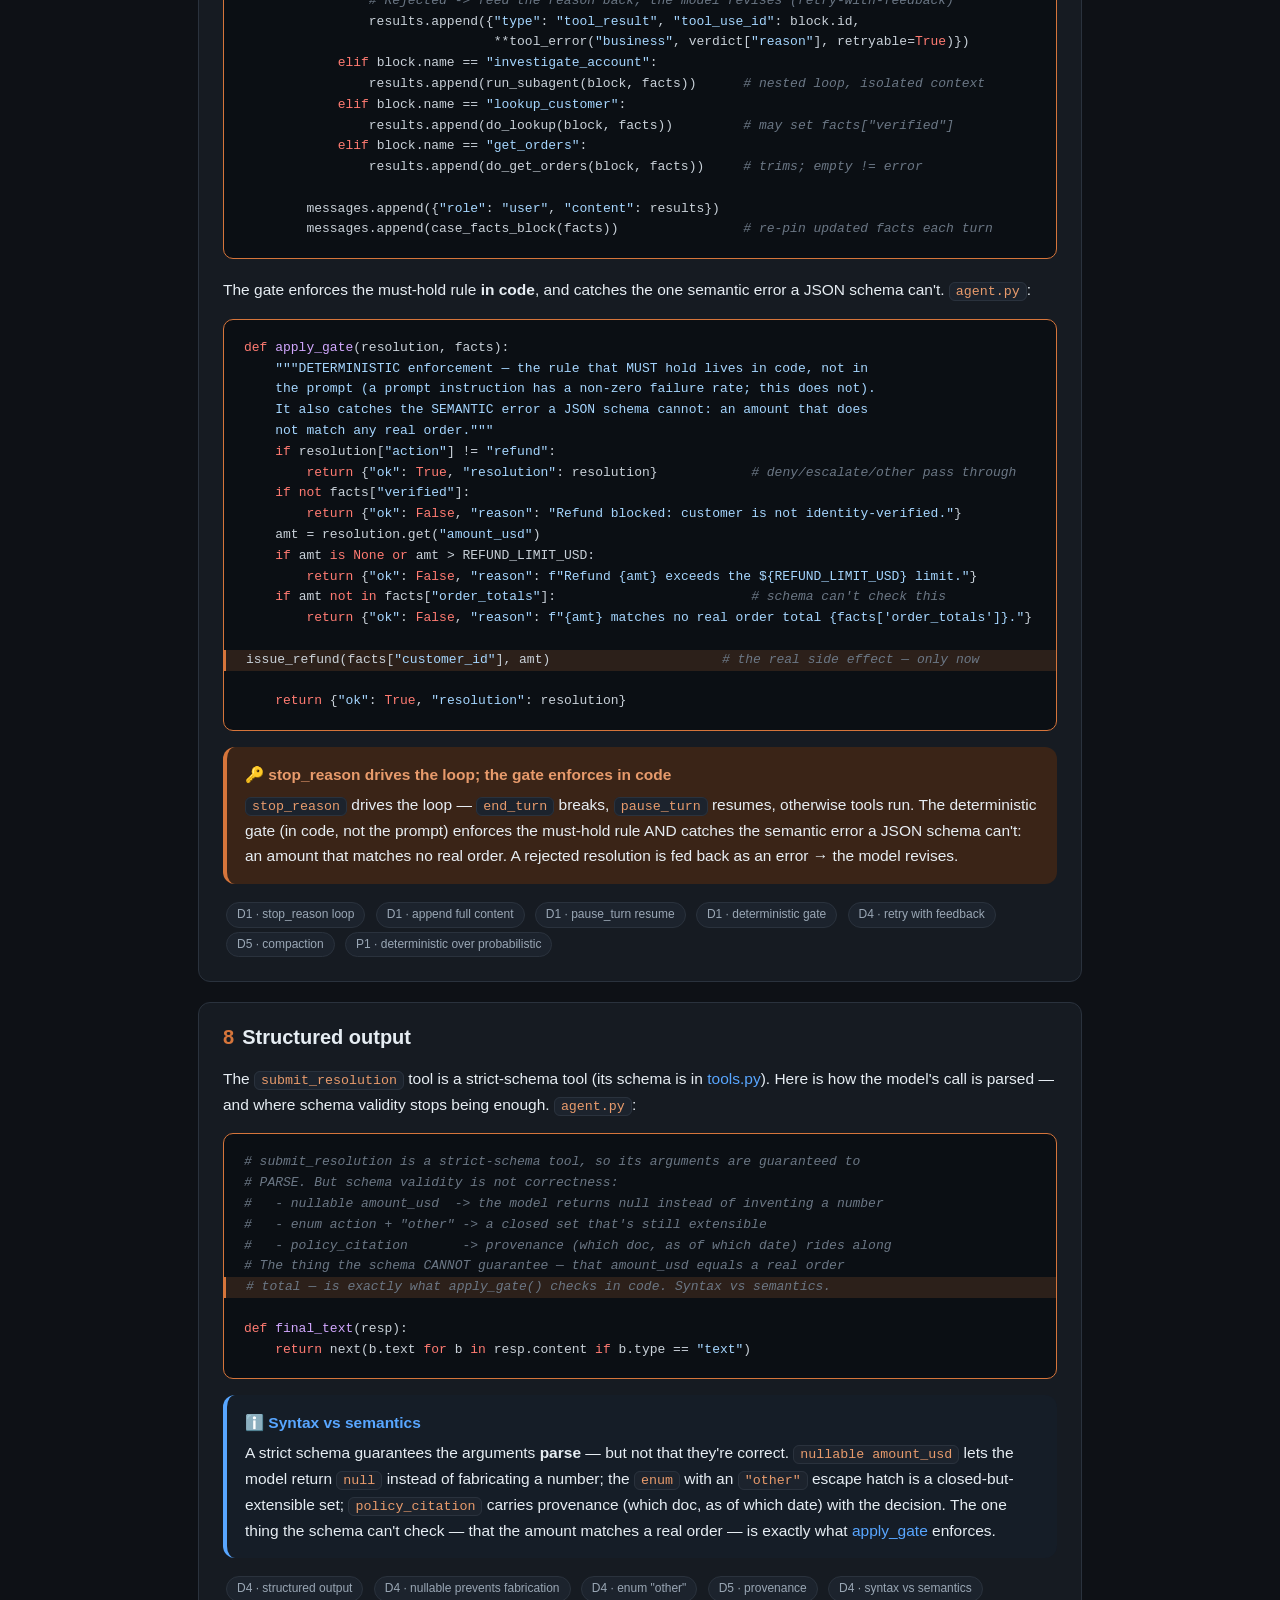
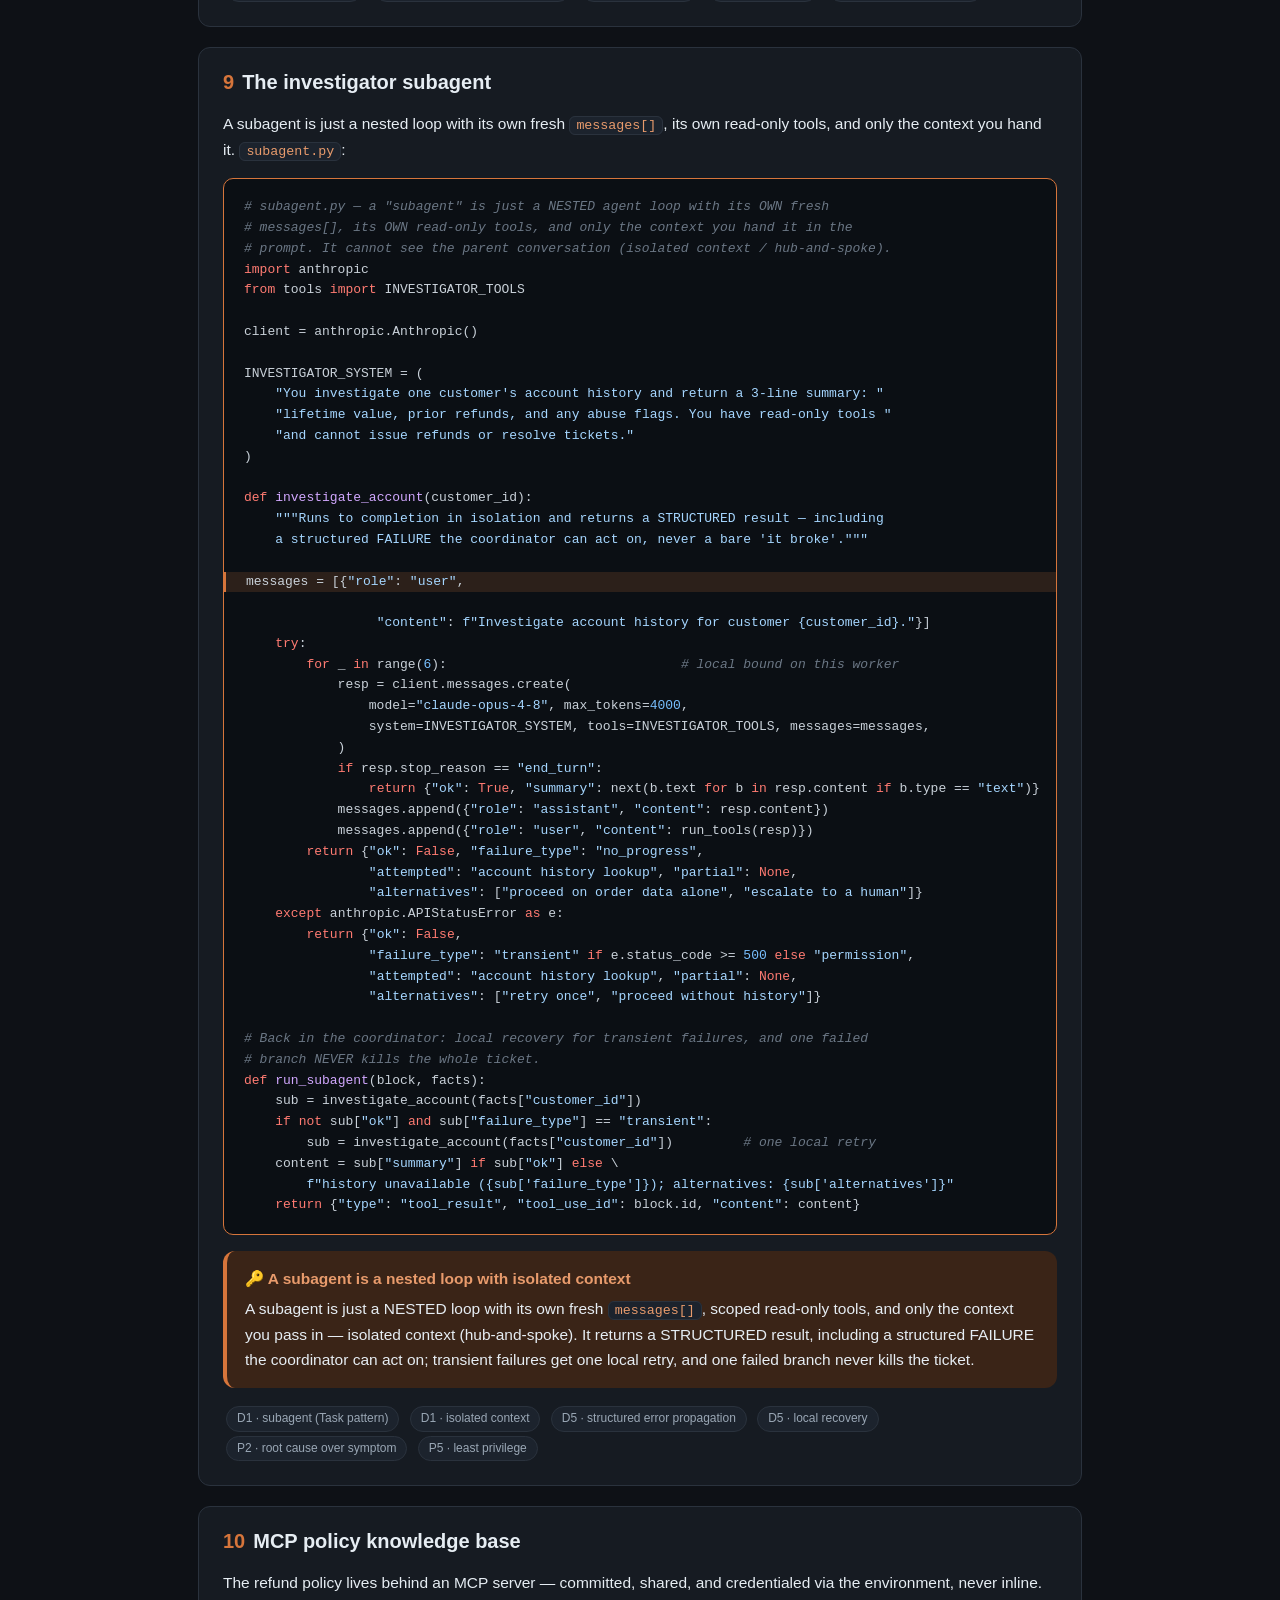
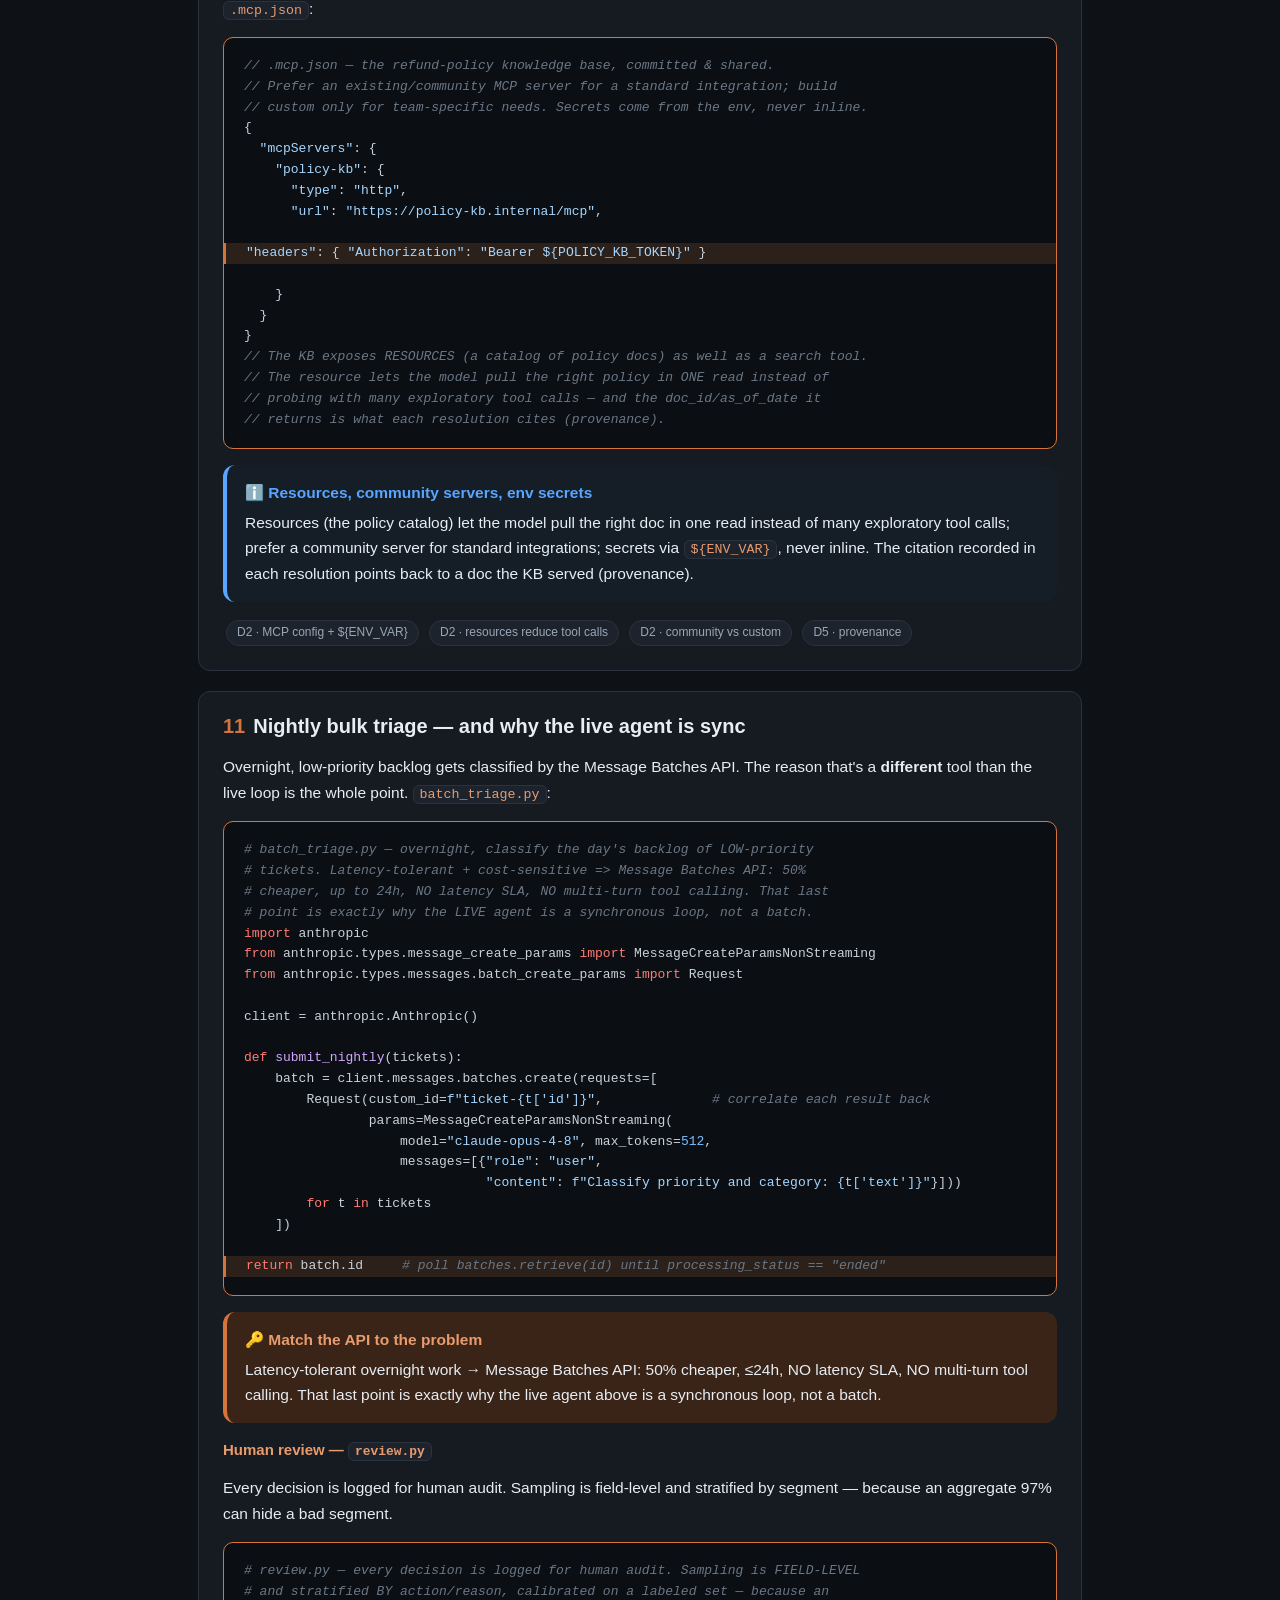
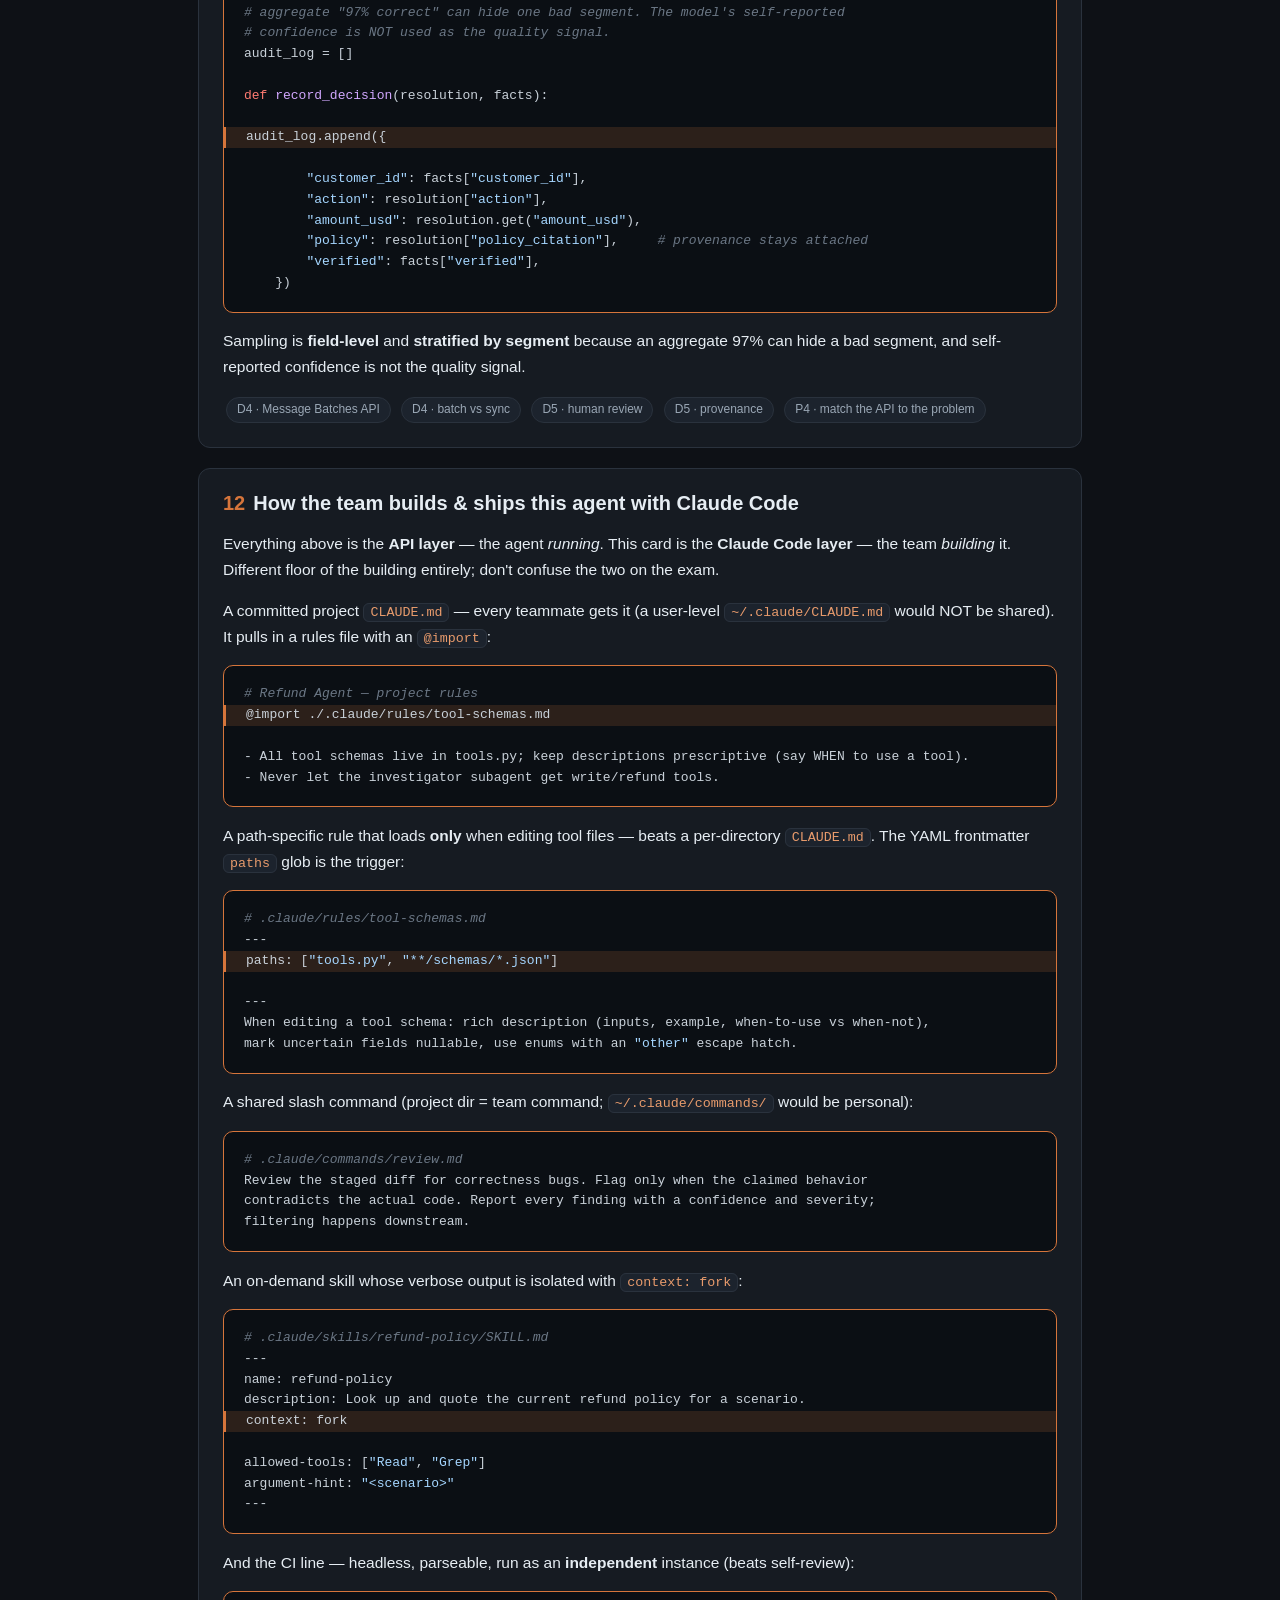
<file: capstone.html>
<!DOCTYPE html>
<html lang="en">
<head>
<meta charset="UTF-8">
<meta name="viewport" content="width=device-width, initial-scale=1.0">
<title>Capstone: a refund-support agent harness · CCA Foundations</title>
<link rel="stylesheet" href="assets/deepdive.css">
<style>
  /* concept-index filter table only */
  #cmap td:first-child{font-weight:600}
  #cmap .dom{font-family:var(--mono);font-size:12px;color:var(--accent-2)}
  #cmap tr.hidden{display:none}
  #cmap td a{white-space:normal}
  .cmaphead{display:flex;align-items:baseline;gap:10px;flex-wrap:wrap;margin-top:14px}
  .cmaphead .count{color:var(--dim);font-size:12.5px}
</style>
</head>
<body>
<div class="main">
  <div class="topbar"><a class="back" href="index.html">← Back to study guide</a><span class="badge">Capstone · all 5 domains</span></div>
  <div class="pagehead">
    <div class="eyebrow">One app, every concept</div>
    <h1>Capstone: a refund-support agent harness</h1>
    <p>One realistic application — a customer-support refund agent plus the team workflow that ships it — exercises every concept the Claude Certified Architect Foundations exam tests. We show the code, then map each concept to the exact line where it lives. Use the concept index as your study map: filter by domain, click any row to jump to the code.</p>
  </div>

  <div class="callout note">
    <div class="h">ℹ️ Verified against the Claude API reference</div>
    <p>Code checked against the current Anthropic SDK; default model <code>claude-opus-4-8</code>. The hand-written loop is for learning — in production you'd usually let the SDK tool runner spin it.</p>
  </div>

  <!-- ============ CARD 1 — THE SCENARIO ============ -->
  <div class="card">
    <h2><span class="n">1</span>The scenario</h2>
    <p class="lead">A SaaS company runs a support agent that resolves refund tickets end to end.</p>
    <p>The agent must <b>verify identity before refunding</b>, <b>never exceed $500</b>, <b>cite the policy it applied</b>, <b>escalate the right cases</b> to a human, and <b>run cheaply at scale</b>. That single set of requirements naturally drags in all five exam domains: the agentic loop and decomposition (D1), the tool surface and MCP integrations (D2), how the team builds it with Claude Code (D3), prompting, structured output, and the right API for each job (D4), and context discipline, reliability, and human review (D5).</p>
    <p>The rest of the page is the codebase, file by file, each block tagged with the concepts it demonstrates. The files:</p>
    <ul class="clean">
      <li><code>tools.py</code> — the tool surface + structured error helper</li>
      <li><code>context.py</code> — context discipline (pinned facts, trimming)</li>
      <li><code>agent.py</code> — the system prompt, the core loop, and the deterministic gate</li>
      <li><code>subagent.py</code> — the isolated investigator subagent</li>
      <li><code>batch_triage.py</code> — nightly bulk classification via the Batches API</li>
      <li><code>.mcp.json</code> — the refund-policy knowledge base over MCP</li>
      <li><code>review.py</code> — the human-audit log + sampling strategy</li>
      <li>the <b>Claude Code config</b> the team builds the agent with (CLAUDE.md, rules, commands, skills, CI)</li>
    </ul>
  </div>

  <!-- ============ CARD 2 — ARCHITECTURE ============ -->
  <div class="card">
    <h2><span class="n">2</span>Architecture at a glance</h2>
    <p class="lead">The live agent is a synchronous loop with a deterministic gate in front of the real side effect. A subagent, an MCP knowledge base, and a nightly batch job hang off the side.</p>
    <div class="codewrap solo" id="arch"><pre><code>   ticket + customer_email
            │
            ▼
   ┌─────────────────────────────────────────────┐
   │   run_agent  loop   (agent.py)               │
   │                                              │
   │   model ◄────────────► tools                 │
   │     │   stop_reason     lookup_customer      │
   │     │   drives loop     get_orders           │
   │     │                   investigate_account ─┼──► ┌──────────────────────┐
   │     │                   submit_resolution    │    │ investigator subagent │
   │     ▼                                        │    │ (subagent.py)         │
   │   submit_resolution ──► apply_gate           │    │ fresh messages[]      │
   │                          (deterministic)     │    │ READ-ONLY tools       │
   │                              │               │    │ isolated context      │
   │              ┌───────────────┴───────────┐   │    │ returns STRUCTURED     │
   │              ▼                            ▼   │    │ result (or failure)   │
   │         issue_refund                 escalate │    └──────────────────────┘
   │         (real side effect)           (human)  │
   └───────────────────┬──────────────────────────┘
                       │ cites
                       ▼
            ┌────────────────────────┐          ┌───────────────────────────┐
            │ MCP policy KB (.mcp.json)│         │ nightly Batches job        │
            │ resources = policy docs  │         │ (batch_triage.py)          │
            │ → doc_id + as_of_date    │         │ 50% cheaper, ≤24h, no SLA  │
            └────────────────────────┘          └───────────────────────────┘

   ┌──────────────────────────────────────────────────────────────────────┐
   │ built &amp; shipped with Claude Code: CLAUDE.md · .claude/rules ·         │
   │ .claude/commands · .claude/skills · headless CI review                 │
   └──────────────────────────────────────────────────────────────────────┘</code></pre></div>
  </div>

  <!-- ============ CARD 3 — CONCEPT INDEX (THE MAP) ============ -->
  <div class="card">
    <h2><span class="n">3</span>The concept index <span style="font-size:13px;color:var(--dim);font-weight:400">— the map</span></h2>
    <p class="lead">Every concept the exam tests, and the exact line of this app where it lives. Filter by domain; click a row to jump to the code.</p>
    <div class="btnrow">
      <button class="chip active" data-dom="all">All</button>
      <button class="chip" data-dom="D1">D1</button>
      <button class="chip" data-dom="D2">D2</button>
      <button class="chip" data-dom="D3">D3</button>
      <button class="chip" data-dom="D4">D4</button>
      <button class="chip" data-dom="D5">D5</button>
      <button class="chip" data-dom="P">Principles</button>
    </div>
    <div class="cmaphead"><span class="count" id="cmapcount"></span></div>
    <table id="cmap">
      <thead><tr><th>Concept</th><th>Domain</th><th>Where it lives</th></tr></thead>
      <tbody>
        <tr data-dom="D1"><td>Agentic loop driven by stop_reason</td><td class="dom">D1</td><td><a href="#loop">#loop</a> — end_turn breaks, tool_use continues</td></tr>
        <tr data-dom="D1"><td>Append full assistant content each turn</td><td class="dom">D1</td><td><a href="#loop">#loop</a></td></tr>
        <tr data-dom="D1"><td>pause_turn resume</td><td class="dom">D1</td><td><a href="#loop">#loop</a></td></tr>
        <tr data-dom="D1"><td>Coordinator spins up a subagent (Task pattern)</td><td class="dom">D1</td><td><a href="#subagent">#subagent</a></td></tr>
        <tr data-dom="D1"><td>Isolated subagent context (hub-and-spoke)</td><td class="dom">D1</td><td><a href="#subagent">#subagent</a></td></tr>
        <tr data-dom="D1"><td>Dynamic subagent selection (only when needed)</td><td class="dom">D1</td><td><a href="#tools">#tools</a> — investigate_account "use ONLY for…"</td></tr>
        <tr data-dom="D1"><td>Deterministic gate / programmatic enforcement</td><td class="dom">D1</td><td><a href="#gate">#gate</a></td></tr>
        <tr data-dom="D1"><td>Least privilege scoped tools</td><td class="dom">D1</td><td><a href="#tools">#tools</a> — INVESTIGATOR_TOOLS subset</td></tr>

        <tr data-dom="D2"><td>Tool descriptions = primary selection mechanism</td><td class="dom">D2</td><td><a href="#tools">#tools</a></td></tr>
        <tr data-dom="D2"><td>Structured error categories (transient/validation/business/permission)</td><td class="dom">D2</td><td><a href="#errors">#errors</a></td></tr>
        <tr data-dom="D2"><td>Valid empty result is not an error</td><td class="dom">D2</td><td><a href="#tools">#tools</a> (get_orders) / <a href="#errors">#errors</a></td></tr>
        <tr data-dom="D2"><td>MCP server config (.mcp.json, ${ENV_VAR})</td><td class="dom">D2</td><td><a href="#mcp">#mcp</a></td></tr>
        <tr data-dom="D2"><td>Resources reduce exploratory tool calls</td><td class="dom">D2</td><td><a href="#mcp">#mcp</a></td></tr>
        <tr data-dom="D2"><td>Community vs custom MCP server</td><td class="dom">D2</td><td><a href="#mcp">#mcp</a></td></tr>

        <tr data-dom="D3"><td>CLAUDE.md hierarchy (project committed vs user-local)</td><td class="dom">D3</td><td><a href="#ship">#ship</a></td></tr>
        <tr data-dom="D3"><td>Path-specific .claude/rules (paths frontmatter)</td><td class="dom">D3</td><td><a href="#ship">#ship</a></td></tr>
        <tr data-dom="D3"><td>Shared slash command (.claude/commands)</td><td class="dom">D3</td><td><a href="#ship">#ship</a></td></tr>
        <tr data-dom="D3"><td>Skill with context: fork</td><td class="dom">D3</td><td><a href="#ship">#ship</a></td></tr>
        <tr data-dom="D3"><td>Headless CI (-p/--print, --output-format json, --json-schema)</td><td class="dom">D3</td><td><a href="#ship">#ship</a></td></tr>
        <tr data-dom="D3"><td>Independent review beats self-review</td><td class="dom">D3</td><td><a href="#ship">#ship</a></td></tr>

        <tr data-dom="D4"><td>Structured output (tool_use + strict schema)</td><td class="dom">D4</td><td><a href="#tools">#tools</a> (submit_resolution) / <a href="#structured">#structured</a></td></tr>
        <tr data-dom="D4"><td>Nullable fields prevent fabrication</td><td class="dom">D4</td><td><a href="#structured">#structured</a></td></tr>
        <tr data-dom="D4"><td>Enum with "other" for extensibility</td><td class="dom">D4</td><td><a href="#structured">#structured</a></td></tr>
        <tr data-dom="D4"><td>Syntax vs semantics (schema can't check the math)</td><td class="dom">D4</td><td><a href="#gate">#gate</a></td></tr>
        <tr data-dom="D4"><td>Retry with error feedback</td><td class="dom">D4</td><td><a href="#loop">#loop</a></td></tr>
        <tr data-dom="D4"><td>Explicit criteria beat vague instructions</td><td class="dom">D4</td><td><a href="#prompt">#prompt</a></td></tr>
        <tr data-dom="D4"><td>Few-shot shows the reasoning</td><td class="dom">D4</td><td><a href="#prompt">#prompt</a></td></tr>
        <tr data-dom="D4"><td>Message Batches API (50% cheaper, no SLA, no multi-turn)</td><td class="dom">D4</td><td><a href="#batch">#batch</a></td></tr>
        <tr data-dom="D4"><td>Batch vs sync choice</td><td class="dom">D4</td><td><a href="#batch">#batch</a></td></tr>

        <tr data-dom="D5"><td>Lost-in-the-middle (key info at start/end)</td><td class="dom">D5</td><td><a href="#context">#context</a></td></tr>
        <tr data-dom="D5"><td>Case-facts block kept outside summaries</td><td class="dom">D5</td><td><a href="#context">#context</a></td></tr>
        <tr data-dom="D5"><td>Trim verbose tool output</td><td class="dom">D5</td><td><a href="#context">#context</a></td></tr>
        <tr data-dom="D5"><td>Compaction; append full content</td><td class="dom">D5</td><td><a href="#loop">#loop</a></td></tr>
        <tr data-dom="D5"><td>Escalation triggers (not sentiment, not self-confidence)</td><td class="dom">D5</td><td><a href="#prompt">#prompt</a></td></tr>
        <tr data-dom="D5"><td>Structured error propagation up to coordinator</td><td class="dom">D5</td><td><a href="#subagent">#subagent</a></td></tr>
        <tr data-dom="D5"><td>Local recovery for transient; never kill the workflow</td><td class="dom">D5</td><td><a href="#subagent">#subagent</a></td></tr>
        <tr data-dom="D5"><td>Provenance (citation + date travels with the decision)</td><td class="dom">D5</td><td><a href="#structured">#structured</a> (also <a href="#mcp">#mcp</a>, <a href="#review">#review</a>)</td></tr>
        <tr data-dom="D5"><td>Human review: field/segment-level, stratified, calibrated</td><td class="dom">D5</td><td><a href="#review">#review</a></td></tr>

        <tr data-dom="P"><td>1 · Deterministic over probabilistic</td><td class="dom">P</td><td><a href="#gate">#gate</a></td></tr>
        <tr data-dom="P"><td>2 · Root cause over symptom</td><td class="dom">P</td><td><a href="#subagent">#subagent</a></td></tr>
        <tr data-dom="P"><td>3 · Proportionate first step</td><td class="dom">P</td><td><a href="#tools">#tools</a></td></tr>
        <tr data-dom="P"><td>4 · Match the tool/API to the problem</td><td class="dom">P</td><td><a href="#batch">#batch</a></td></tr>
        <tr data-dom="P"><td>5 · Least privilege</td><td class="dom">P</td><td><a href="#subagent">#subagent</a></td></tr>
        <tr data-dom="P"><td>6 · Sentiment &amp; self-confidence are unreliable</td><td class="dom">P</td><td><a href="#prompt">#prompt</a></td></tr>
      </tbody>
    </table>
  </div>

  <!-- ============ CARD 4 — TOOLS & ERRORS ============ -->
  <div class="card">
    <h2><span class="n">4</span>Tools &amp; structured errors</h2>
    <p class="lead">The tool surface is the agent's whole world. Each description says <b>when</b> to use the tool, not just what it does — that is the model's primary selection signal. <code>tools.py</code>:</p>
    <div class="codewrap solo" id="tools"><pre><code><span class="cm"># tools.py — the agent's tool surface. Descriptions are the PRIMARY selection</span>
<span class="cm"># mechanism, so each says WHEN to use it, not just what it does.</span>

LOOKUP_CUSTOMER = {
    <span class="st">"name"</span>: <span class="st">"lookup_customer"</span>,
    <span class="st">"description"</span>: (
        <span class="st">"Find a customer by email or account ID. Use FIRST, before any order "</span>
        <span class="st">"or refund tool, to resolve and identity-verify the customer. If more "</span>
        <span class="st">"than one customer matches, ask the user for an account ID — never guess."</span>
    ),
    <span class="st">"input_schema"</span>: {
        <span class="st">"type"</span>: <span class="st">"object"</span>,
        <span class="st">"properties"</span>: {
            <span class="st">"email"</span>: {<span class="st">"type"</span>: <span class="st">"string"</span>, <span class="st">"description"</span>: <span class="st">"Customer email"</span>},
            <span class="st">"account_id"</span>: {<span class="st">"type"</span>: <span class="st">"string"</span>, <span class="st">"description"</span>: <span class="st">"Account ID if known"</span>},
        },
    },
}

GET_ORDERS = {
    <span class="st">"name"</span>: <span class="st">"get_orders"</span>,
    <span class="st">"description"</span>: (
        <span class="st">"List a verified customer's recent orders. Use after lookup_customer "</span>
        <span class="st">"when you need an order total or status to decide a refund. An empty "</span>
        <span class="hl"><span class="st">"list means the customer has no orders — a valid answer, not an error."</span></span>
    ),
    <span class="st">"input_schema"</span>: {
        <span class="st">"type"</span>: <span class="st">"object"</span>,
        <span class="st">"properties"</span>: {<span class="st">"customer_id"</span>: {<span class="st">"type"</span>: <span class="st">"string"</span>}},
        <span class="st">"required"</span>: [<span class="st">"customer_id"</span>],
    },
}

INVESTIGATE_ACCOUNT = {
    <span class="st">"name"</span>: <span class="st">"investigate_account"</span>,
    <span class="st">"description"</span>: (
        <span class="st">"Spin up an isolated investigator to summarize one customer's history "</span>
        <span class="st">"(lifetime value, prior refunds, abuse flags). Use ONLY for ambiguous "</span>
        <span class="st">"or high-value cases — it runs a full sub-agent and costs extra."</span>
    ),
    <span class="st">"input_schema"</span>: {
        <span class="st">"type"</span>: <span class="st">"object"</span>,
        <span class="st">"properties"</span>: {<span class="st">"customer_id"</span>: {<span class="st">"type"</span>: <span class="st">"string"</span>}},
        <span class="st">"required"</span>: [<span class="st">"customer_id"</span>],
    },
}

SUBMIT_RESOLUTION = {
    <span class="st">"name"</span>: <span class="st">"submit_resolution"</span>,
    <span class="st">"description"</span>: <span class="st">"Submit your final decision exactly once, instead of writing it as prose."</span>,
    <span class="hl"><span class="st">"strict"</span>: <span class="kw">True</span>,                       <span class="cm"># structured output: schema-valid arguments</span></span>
    <span class="st">"input_schema"</span>: {
        <span class="st">"type"</span>: <span class="st">"object"</span>,
        <span class="st">"properties"</span>: {
            <span class="st">"action"</span>: {<span class="st">"type"</span>: <span class="st">"string"</span>, <span class="st">"enum"</span>: [<span class="st">"refund"</span>, <span class="st">"deny"</span>, <span class="st">"escalate"</span>, <span class="st">"other"</span>]},
            <span class="st">"amount_usd"</span>: {<span class="st">"type"</span>: [<span class="st">"number"</span>, <span class="st">"null"</span>]},    <span class="cm"># nullable: return null, don't fabricate</span>
            <span class="st">"reason"</span>: {<span class="st">"type"</span>: <span class="st">"string"</span>},
            <span class="st">"policy_citation"</span>: {                           <span class="cm"># provenance travels with the decision</span>
                <span class="st">"type"</span>: <span class="st">"object"</span>,
                <span class="st">"properties"</span>: {
                    <span class="st">"doc_id"</span>: {<span class="st">"type"</span>: <span class="st">"string"</span>},
                    <span class="st">"as_of_date"</span>: {<span class="st">"type"</span>: <span class="st">"string"</span>, <span class="st">"format"</span>: <span class="st">"date"</span>},
                },
                <span class="st">"required"</span>: [<span class="st">"doc_id"</span>, <span class="st">"as_of_date"</span>],
            },
            <span class="st">"detail"</span>: {<span class="st">"type"</span>: [<span class="st">"string"</span>, <span class="st">"null"</span>]},        <span class="cm"># used when action == "other"</span>
        },
        <span class="st">"required"</span>: [<span class="st">"action"</span>, <span class="st">"reason"</span>, <span class="st">"policy_citation"</span>],
        <span class="st">"additionalProperties"</span>: <span class="kw">False</span>,
    },
}

<span class="cm"># The live agent is scoped to these. The investigator gets a read-only SUBSET —</span>
<span class="cm"># least privilege keeps tool selection reliable and refunds out of its reach.</span>
AGENT_TOOLS        = [LOOKUP_CUSTOMER, GET_ORDERS, INVESTIGATE_ACCOUNT, SUBMIT_RESOLUTION]
INVESTIGATOR_TOOLS = [LOOKUP_CUSTOMER, GET_ORDERS]</code></pre></div>

    <p class="lead" style="margin-top:18px">Tool failures are <b>categorized</b>, not collapsed to a generic "failed" — so the loop and the coordinator can decide whether to retry. <code>tools.py</code>, continued:</p>
    <div class="codewrap solo" id="errors"><pre><code><span class="kw">def</span> <span class="fn">tool_error</span>(category, message, *, retryable):
    <span class="st">"""Structured tool error. Categories: transient | validation | business |</span>
<span class="st">    permission. Never collapse to a generic 'failed', and never confuse a real</span>
<span class="st">    failure with a valid-but-empty result (which is NOT an error)."""</span>
    <span class="kw">return</span> {
        <span class="hl"><span class="st">"is_error"</span>: <span class="kw">True</span>,</span>
        <span class="st">"content"</span>: <span class="st">f"[{category}] {message}"</span>,
        <span class="st">"_category"</span>: category,        <span class="cm"># _category/_retryable shown for teaching;</span>
        <span class="st">"_retryable"</span>: retryable,      <span class="cm"># they are illustrative, not mandated API fields</span>
    }</code></pre></div>

    <div class="callout key">
      <div class="h">🔑 Descriptions are the selection mechanism</div>
      <p>Each tool says <b>WHEN</b> to use it. The investigator gets a read-only SUBSET of the tools (<code>INVESTIGATOR_TOOLS</code>) — least privilege keeps refunds out of its reach and keeps tool selection reliable.</p>
    </div>
    <div>
      <span class="pill">D2 · tool descriptions</span>
      <span class="pill">D2 · structured errors</span>
      <span class="pill">D2 · empty ≠ error</span>
      <span class="pill">D1 · least privilege</span>
      <span class="pill">D4 · strict schema</span>
      <span class="pill">P3 · proportionate first step</span>
    </div>
  </div>

  <!-- ============ CARD 5 — SYSTEM PROMPT & FEW-SHOT ============ -->
  <div class="card">
    <h2><span class="n">5</span>The system prompt &amp; few-shot</h2>
    <p class="lead">Explicit, literally-checkable criteria — not vague guidance — and two worked examples that show the <b>reasoning</b> for borderline calls. <code>agent.py</code>:</p>
    <div class="codewrap solo" id="prompt"><pre><code>REFUND_LIMIT_USD = <span class="nm">500</span>

<span class="cm"># Explicit, checkable criteria beat vague guidance. The key rules sit at the TOP;</span>
<span class="cm"># the live case facts get re-pinned at the BOTTOM of the messages every turn.</span>
SYSTEM = <span class="st">"""You are a refund-support agent.</span>

<span class="st">DECISION CRITERIA (apply literally):</span>
<span class="st">- Refund only an identity-VERIFIED customer, only an amount that matches a real</span>
<span class="st">  order total, and only at or below the $500 limit.</span>
<span class="hl"><span class="st">- ESCALATE (do not decide) when: the customer explicitly asks for a human; the</span></span>
<span class="st">  policy does not cover the case; or you cannot make progress. Do NOT escalate</span>
<span class="st">  because the customer sounds upset, and do NOT escalate based on your own</span>
<span class="st">  confidence level.</span>
<span class="st">- If more than one customer matches, ASK for an account ID — never guess.</span>
<span class="st">- Cite the policy doc and its date in every resolution.</span>

<span class="st">Call submit_resolution exactly once when you have decided."""</span>

<span class="cm"># Few-shot: two worked examples that show the REASONING for a borderline call,</span>
<span class="cm"># not just input -&gt; label.</span>
FEWSHOT = [
    {<span class="st">"role"</span>: <span class="st">"user"</span>, <span class="st">"content"</span>: <span class="st">"Example: verified customer, $90 order, asks for a refund on a late delivery."</span>},
    {<span class="st">"role"</span>: <span class="st">"assistant"</span>, <span class="st">"content"</span>: <span class="st">"Late delivery is covered by policy REF-12. $90 is at or below $500 and matches the order total -&gt; refund $90, cite REF-12."</span>},
    {<span class="st">"role"</span>: <span class="st">"user"</span>, <span class="st">"content"</span>: <span class="st">"Example: an angry customer demands $900 back on a $200 order."</span>},
    {<span class="st">"role"</span>: <span class="st">"assistant"</span>, <span class="st">"content"</span>: <span class="st">"Anger is not a criterion. $900 exceeds both the $500 limit and the real $200 total -&gt; deny the $900; offer the $200 path or escalate. Sentiment changes nothing."</span>},
]</code></pre></div>
    <div class="callout tip">
      <div class="h">✓ Explicit beats vague; few-shot shows reasoning</div>
      <p>Checkable criteria beat vague guidance; the few-shot examples show the REASONING for borderline calls. Note the escalation triggers: policy gaps, explicit requests, or no progress — <b>never</b> sentiment, and <b>never</b> the model's self-rated confidence.</p>
    </div>
    <div>
      <span class="pill">D4 · explicit criteria</span>
      <span class="pill">D4 · few-shot reasoning</span>
      <span class="pill">D5 · escalation triggers</span>
      <span class="pill">P6 · sentiment/confidence unreliable</span>
    </div>
  </div>

  <!-- ============ CARD 6 — CONTEXT DISCIPLINE ============ -->
  <div class="card">
    <h2><span class="n">6</span>Context discipline</h2>
    <p class="lead">Keep the load-bearing facts where the model attends best, and shrink noisy tool output before it piles up. <code>context.py</code>:</p>
    <div class="codewrap solo" id="context"><pre><code><span class="cm"># context.py — keep the facts that summaries would drop, and shrink noisy tool</span>
<span class="cm"># output before it piles up in the window.</span>

<span class="kw">def</span> <span class="fn">case_facts_block</span>(facts):
    <span class="st">"""Re-injected at the END of messages every turn — models attend best to the</span>
<span class="st">    start and end ('lost in the middle'). IDs, amounts, dates, and the</span>
<span class="st">    verification flag live HERE verbatim, OUTSIDE any summary, so compaction can</span>
<span class="st">    never quietly drop them."""</span>
    lines = <span class="st">"\n"</span>.join(<span class="st">f"{k}: {v}"</span> <span class="kw">for</span> k, v <span class="kw">in</span> facts.items())
    <span class="hl"><span class="kw">return</span> {<span class="st">"role"</span>: <span class="st">"user"</span>, <span class="st">"content"</span>: <span class="st">f"&lt;case_facts&gt;\n{lines}\n&lt;/case_facts&gt;"</span>}</span>

<span class="kw">def</span> <span class="fn">trim_orders</span>(raw):
    <span class="st">"""The orders API returns ~40 fields per order. Keep the 4 the decision</span>
<span class="st">    needs so verbose payloads don't dilute the context."""</span>
    <span class="kw">return</span> {<span class="st">"id"</span>: raw[<span class="st">"id"</span>], <span class="st">"total_usd"</span>: raw[<span class="st">"total_usd"</span>],
            <span class="st">"status"</span>: raw[<span class="st">"status"</span>], <span class="st">"ordered_at"</span>: raw[<span class="st">"ordered_at"</span>]}</code></pre></div>
    <div class="callout note">
      <div class="h">ℹ️ Lost-in-the-middle, summaries, and trimming</div>
      <p>Models attend best to the <b>start and end</b> of the window — the middle is where facts get lost. So the case-facts block (IDs, amounts, the <code>verified</code> flag) is re-pinned at the END every turn and kept <b>outside any summary</b>, so server-side compaction can never silently drop it. And verbose tool output gets <b>trimmed</b> to the 4 fields the decision actually needs before it enters the window.</p>
    </div>
    <div>
      <span class="pill">D5 · lost-in-the-middle</span>
      <span class="pill">D5 · facts outside summaries</span>
      <span class="pill">D5 · trim tool output</span>
    </div>
  </div>

  <!-- ============ CARD 7 — CORE LOOP & GATE ============ -->
  <div class="card">
    <h2><span class="n">7</span>The core loop &amp; the gate</h2>
    <p class="lead">This is the heart of the app. <code>stop_reason</code> drives the loop; a deterministic gate sits between the model's decision and the real refund. <code>agent.py</code>:</p>
    <div class="codewrap solo" id="loop"><pre><code><span class="kw">import</span> anthropic
<span class="kw">from</span> tools <span class="kw">import</span> AGENT_TOOLS, tool_error
<span class="kw">from</span> context <span class="kw">import</span> case_facts_block
<span class="kw">from</span> subagent <span class="kw">import</span> investigate_account

client = anthropic.Anthropic()

<span class="kw">def</span> <span class="fn">run_agent</span>(ticket_text, customer_email):
    facts = {<span class="st">"customer_email"</span>: customer_email, <span class="st">"verified"</span>: <span class="kw">False</span>,
             <span class="st">"customer_id"</span>: <span class="kw">None</span>, <span class="st">"order_totals"</span>: []}
    messages = FEWSHOT + [
        {<span class="st">"role"</span>: <span class="st">"user"</span>, <span class="st">"content"</span>: ticket_text},
        case_facts_block(facts),               <span class="cm"># pinned at the END (lost-in-the-middle)</span>
    ]

    <span class="kw">while</span> <span class="kw">True</span>:
        resp = client.beta.messages.create(
            betas=[<span class="st">"compact-2026-01-12"</span>],                       <span class="cm"># auto-compaction for long chats</span>
            model=<span class="st">"claude-opus-4-8"</span>, max_tokens=<span class="nm">16000</span>,
            system=SYSTEM, tools=AGENT_TOOLS, messages=messages,
            context_management={<span class="st">"edits"</span>: [{<span class="st">"type"</span>: <span class="st">"compact_20260112"</span>}]},
        )

        <span class="kw">if</span> resp.stop_reason == <span class="st">"end_turn"</span>:                      <span class="cm"># model is done — stop the loop</span>
            <span class="kw">return</span> final_text(resp)
        <span class="kw">if</span> resp.stop_reason == <span class="st">"pause_turn"</span>:                    <span class="cm"># server-side tool paused; resume</span>
            messages.append({<span class="st">"role"</span>: <span class="st">"assistant"</span>, <span class="st">"content"</span>: resp.content})
            <span class="kw">continue</span>

        <span class="cm"># Append the FULL assistant turn verbatim — preserves the tool_use blocks</span>
        <span class="cm"># (and any compaction block). Appending only the text would 400 next call.</span>
        <span class="hl">messages.append({<span class="st">"role"</span>: <span class="st">"assistant"</span>, <span class="st">"content"</span>: resp.content})</span>

        results = []
        <span class="kw">for</span> block <span class="kw">in</span> resp.content:
            <span class="kw">if</span> block.type != <span class="st">"tool_use"</span>:
                <span class="kw">continue</span>
            <span class="kw">if</span> block.name == <span class="st">"submit_resolution"</span>:
                verdict = apply_gate(block.input, facts)        <span class="cm"># deterministic gate</span>
                <span class="kw">if</span> verdict[<span class="st">"ok"</span>]:
                    record_decision(block.input, facts)         <span class="cm"># human-review log</span>
                    <span class="kw">return</span> verdict
                <span class="cm"># Rejected -&gt; feed the reason back; the model revises (retry-with-feedback)</span>
                results.append({<span class="st">"type"</span>: <span class="st">"tool_result"</span>, <span class="st">"tool_use_id"</span>: block.id,
                                **tool_error(<span class="st">"business"</span>, verdict[<span class="st">"reason"</span>], retryable=<span class="kw">True</span>)})
            <span class="kw">elif</span> block.name == <span class="st">"investigate_account"</span>:
                results.append(run_subagent(block, facts))      <span class="cm"># nested loop, isolated context</span>
            <span class="kw">elif</span> block.name == <span class="st">"lookup_customer"</span>:
                results.append(do_lookup(block, facts))         <span class="cm"># may set facts["verified"]</span>
            <span class="kw">elif</span> block.name == <span class="st">"get_orders"</span>:
                results.append(do_get_orders(block, facts))     <span class="cm"># trims; empty != error</span>

        messages.append({<span class="st">"role"</span>: <span class="st">"user"</span>, <span class="st">"content"</span>: results})
        messages.append(case_facts_block(facts))                <span class="cm"># re-pin updated facts each turn</span></code></pre></div>

    <p class="lead" style="margin-top:18px">The gate enforces the must-hold rule <b>in code</b>, and catches the one semantic error a JSON schema can't. <code>agent.py</code>:</p>
    <div class="codewrap solo" id="gate"><pre><code><span class="kw">def</span> <span class="fn">apply_gate</span>(resolution, facts):
    <span class="st">"""DETERMINISTIC enforcement — the rule that MUST hold lives in code, not in</span>
<span class="st">    the prompt (a prompt instruction has a non-zero failure rate; this does not).</span>
<span class="st">    It also catches the SEMANTIC error a JSON schema cannot: an amount that does</span>
<span class="st">    not match any real order."""</span>
    <span class="kw">if</span> resolution[<span class="st">"action"</span>] != <span class="st">"refund"</span>:
        <span class="kw">return</span> {<span class="st">"ok"</span>: <span class="kw">True</span>, <span class="st">"resolution"</span>: resolution}            <span class="cm"># deny/escalate/other pass through</span>
    <span class="kw">if</span> <span class="kw">not</span> facts[<span class="st">"verified"</span>]:
        <span class="kw">return</span> {<span class="st">"ok"</span>: <span class="kw">False</span>, <span class="st">"reason"</span>: <span class="st">"Refund blocked: customer is not identity-verified."</span>}
    amt = resolution.get(<span class="st">"amount_usd"</span>)
    <span class="kw">if</span> amt <span class="kw">is</span> <span class="kw">None</span> <span class="kw">or</span> amt &gt; REFUND_LIMIT_USD:
        <span class="kw">return</span> {<span class="st">"ok"</span>: <span class="kw">False</span>, <span class="st">"reason"</span>: <span class="st">f"Refund {amt} exceeds the ${REFUND_LIMIT_USD} limit."</span>}
    <span class="kw">if</span> amt <span class="kw">not</span> <span class="kw">in</span> facts[<span class="st">"order_totals"</span>]:                         <span class="cm"># schema can't check this</span>
        <span class="kw">return</span> {<span class="st">"ok"</span>: <span class="kw">False</span>, <span class="st">"reason"</span>: <span class="st">f"{amt} matches no real order total {facts['order_totals']}."</span>}
    <span class="hl">issue_refund(facts[<span class="st">"customer_id"</span>], amt)                      <span class="cm"># the real side effect — only now</span></span>
    <span class="kw">return</span> {<span class="st">"ok"</span>: <span class="kw">True</span>, <span class="st">"resolution"</span>: resolution}</code></pre></div>

    <div class="callout key">
      <div class="h">🔑 stop_reason drives the loop; the gate enforces in code</div>
      <p><code>stop_reason</code> drives the loop — <code>end_turn</code> breaks, <code>pause_turn</code> resumes, otherwise tools run. The deterministic gate (in code, not the prompt) enforces the must-hold rule AND catches the semantic error a JSON schema can't: an amount that matches no real order. A rejected resolution is fed back as an error → the model revises.</p>
    </div>
    <div>
      <span class="pill">D1 · stop_reason loop</span>
      <span class="pill">D1 · append full content</span>
      <span class="pill">D1 · pause_turn resume</span>
      <span class="pill">D1 · deterministic gate</span>
      <span class="pill">D4 · retry with feedback</span>
      <span class="pill">D5 · compaction</span>
      <span class="pill">P1 · deterministic over probabilistic</span>
    </div>
  </div>

  <!-- ============ CARD 8 — STRUCTURED OUTPUT ============ -->
  <div class="card">
    <h2><span class="n">8</span>Structured output</h2>
    <p class="lead">The <code>submit_resolution</code> tool is a strict-schema tool (its schema is in <a href="#tools">tools.py</a>). Here is how the model's call is parsed — and where schema validity stops being enough. <code>agent.py</code>:</p>
    <div class="codewrap solo" id="structured"><pre><code><span class="cm"># submit_resolution is a strict-schema tool, so its arguments are guaranteed to</span>
<span class="cm"># PARSE. But schema validity is not correctness:</span>
<span class="cm">#   - nullable amount_usd  -&gt; the model returns null instead of inventing a number</span>
<span class="cm">#   - enum action + "other" -&gt; a closed set that's still extensible</span>
<span class="cm">#   - policy_citation       -&gt; provenance (which doc, as of which date) rides along</span>
<span class="cm"># The thing the schema CANNOT guarantee — that amount_usd equals a real order</span>
<span class="hl"><span class="cm"># total — is exactly what apply_gate() checks in code. Syntax vs semantics.</span></span>
<span class="kw">def</span> <span class="fn">final_text</span>(resp):
    <span class="kw">return</span> next(b.text <span class="kw">for</span> b <span class="kw">in</span> resp.content <span class="kw">if</span> b.type == <span class="st">"text"</span>)</code></pre></div>
    <div class="callout note">
      <div class="h">ℹ️ Syntax vs semantics</div>
      <p>A strict schema guarantees the arguments <b>parse</b> — but not that they're correct. <code>nullable amount_usd</code> lets the model return <code>null</code> instead of fabricating a number; the <code>enum</code> with an <code>"other"</code> escape hatch is a closed-but-extensible set; <code>policy_citation</code> carries provenance (which doc, as of which date) with the decision. The one thing the schema can't check — that the amount matches a real order — is exactly what <a href="#gate">apply_gate</a> enforces.</p>
    </div>
    <div>
      <span class="pill">D4 · structured output</span>
      <span class="pill">D4 · nullable prevents fabrication</span>
      <span class="pill">D4 · enum "other"</span>
      <span class="pill">D5 · provenance</span>
      <span class="pill">D4 · syntax vs semantics</span>
    </div>
  </div>

  <!-- ============ CARD 9 — SUBAGENT ============ -->
  <div class="card">
    <h2><span class="n">9</span>The investigator subagent</h2>
    <p class="lead">A subagent is just a nested loop with its own fresh <code>messages[]</code>, its own read-only tools, and only the context you hand it. <code>subagent.py</code>:</p>
    <div class="codewrap solo" id="subagent"><pre><code><span class="cm"># subagent.py — a "subagent" is just a NESTED agent loop with its OWN fresh</span>
<span class="cm"># messages[], its OWN read-only tools, and only the context you hand it in the</span>
<span class="cm"># prompt. It cannot see the parent conversation (isolated context / hub-and-spoke).</span>
<span class="kw">import</span> anthropic
<span class="kw">from</span> tools <span class="kw">import</span> INVESTIGATOR_TOOLS

client = anthropic.Anthropic()

INVESTIGATOR_SYSTEM = (
    <span class="st">"You investigate one customer's account history and return a 3-line summary: "</span>
    <span class="st">"lifetime value, prior refunds, and any abuse flags. You have read-only tools "</span>
    <span class="st">"and cannot issue refunds or resolve tickets."</span>
)

<span class="kw">def</span> <span class="fn">investigate_account</span>(customer_id):
    <span class="st">"""Runs to completion in isolation and returns a STRUCTURED result — including</span>
<span class="st">    a structured FAILURE the coordinator can act on, never a bare 'it broke'."""</span>
    <span class="hl">messages = [{<span class="st">"role"</span>: <span class="st">"user"</span>,</span>
                 <span class="st">"content"</span>: <span class="st">f"Investigate account history for customer {customer_id}."</span>}]
    <span class="kw">try</span>:
        <span class="kw">for</span> _ <span class="kw">in</span> range(<span class="nm">6</span>):                              <span class="cm"># local bound on this worker</span>
            resp = client.messages.create(
                model=<span class="st">"claude-opus-4-8"</span>, max_tokens=<span class="nm">4000</span>,
                system=INVESTIGATOR_SYSTEM, tools=INVESTIGATOR_TOOLS, messages=messages,
            )
            <span class="kw">if</span> resp.stop_reason == <span class="st">"end_turn"</span>:
                <span class="kw">return</span> {<span class="st">"ok"</span>: <span class="kw">True</span>, <span class="st">"summary"</span>: next(b.text <span class="kw">for</span> b <span class="kw">in</span> resp.content <span class="kw">if</span> b.type == <span class="st">"text"</span>)}
            messages.append({<span class="st">"role"</span>: <span class="st">"assistant"</span>, <span class="st">"content"</span>: resp.content})
            messages.append({<span class="st">"role"</span>: <span class="st">"user"</span>, <span class="st">"content"</span>: run_tools(resp)})
        <span class="kw">return</span> {<span class="st">"ok"</span>: <span class="kw">False</span>, <span class="st">"failure_type"</span>: <span class="st">"no_progress"</span>,
                <span class="st">"attempted"</span>: <span class="st">"account history lookup"</span>, <span class="st">"partial"</span>: <span class="kw">None</span>,
                <span class="st">"alternatives"</span>: [<span class="st">"proceed on order data alone"</span>, <span class="st">"escalate to a human"</span>]}
    <span class="kw">except</span> anthropic.APIStatusError <span class="kw">as</span> e:
        <span class="kw">return</span> {<span class="st">"ok"</span>: <span class="kw">False</span>,
                <span class="st">"failure_type"</span>: <span class="st">"transient"</span> <span class="kw">if</span> e.status_code &gt;= <span class="nm">500</span> <span class="kw">else</span> <span class="st">"permission"</span>,
                <span class="st">"attempted"</span>: <span class="st">"account history lookup"</span>, <span class="st">"partial"</span>: <span class="kw">None</span>,
                <span class="st">"alternatives"</span>: [<span class="st">"retry once"</span>, <span class="st">"proceed without history"</span>]}

<span class="cm"># Back in the coordinator: local recovery for transient failures, and one failed</span>
<span class="cm"># branch NEVER kills the whole ticket.</span>
<span class="kw">def</span> <span class="fn">run_subagent</span>(block, facts):
    sub = investigate_account(facts[<span class="st">"customer_id"</span>])
    <span class="kw">if</span> <span class="kw">not</span> sub[<span class="st">"ok"</span>] <span class="kw">and</span> sub[<span class="st">"failure_type"</span>] == <span class="st">"transient"</span>:
        sub = investigate_account(facts[<span class="st">"customer_id"</span>])         <span class="cm"># one local retry</span>
    content = sub[<span class="st">"summary"</span>] <span class="kw">if</span> sub[<span class="st">"ok"</span>] <span class="kw">else</span> \
        <span class="st">f"history unavailable ({sub['failure_type']}); alternatives: {sub['alternatives']}"</span>
    <span class="kw">return</span> {<span class="st">"type"</span>: <span class="st">"tool_result"</span>, <span class="st">"tool_use_id"</span>: block.id, <span class="st">"content"</span>: content}</code></pre></div>
    <div class="callout key">
      <div class="h">🔑 A subagent is a nested loop with isolated context</div>
      <p>A subagent is just a NESTED loop with its own fresh <code>messages[]</code>, scoped read-only tools, and only the context you pass in — isolated context (hub-and-spoke). It returns a STRUCTURED result, including a structured FAILURE the coordinator can act on; transient failures get one local retry, and one failed branch never kills the ticket.</p>
    </div>
    <div>
      <span class="pill">D1 · subagent (Task pattern)</span>
      <span class="pill">D1 · isolated context</span>
      <span class="pill">D5 · structured error propagation</span>
      <span class="pill">D5 · local recovery</span>
      <span class="pill">P2 · root cause over symptom</span>
      <span class="pill">P5 · least privilege</span>
    </div>
  </div>

  <!-- ============ CARD 10 — MCP ============ -->
  <div class="card">
    <h2><span class="n">10</span>MCP policy knowledge base</h2>
    <p class="lead">The refund policy lives behind an MCP server — committed, shared, and credentialed via the environment, never inline. <code>.mcp.json</code>:</p>
    <div class="codewrap solo" id="mcp"><pre><code><span class="cm">// .mcp.json — the refund-policy knowledge base, committed &amp; shared.</span>
<span class="cm">// Prefer an existing/community MCP server for a standard integration; build</span>
<span class="cm">// custom only for team-specific needs. Secrets come from the env, never inline.</span>
{
  <span class="st">"mcpServers"</span>: {
    <span class="st">"policy-kb"</span>: {
      <span class="st">"type"</span>: <span class="st">"http"</span>,
      <span class="st">"url"</span>: <span class="st">"https://policy-kb.internal/mcp"</span>,
      <span class="hl"><span class="st">"headers"</span>: { <span class="st">"Authorization"</span>: <span class="st">"Bearer ${POLICY_KB_TOKEN}"</span> }</span>
    }
  }
}
<span class="cm">// The KB exposes RESOURCES (a catalog of policy docs) as well as a search tool.</span>
<span class="cm">// The resource lets the model pull the right policy in ONE read instead of</span>
<span class="cm">// probing with many exploratory tool calls — and the doc_id/as_of_date it</span>
<span class="cm">// returns is what each resolution cites (provenance).</span></code></pre></div>
    <div class="callout note">
      <div class="h">ℹ️ Resources, community servers, env secrets</div>
      <p>Resources (the policy catalog) let the model pull the right doc in one read instead of many exploratory tool calls; prefer a community server for standard integrations; secrets via <code>${ENV_VAR}</code>, never inline. The citation recorded in each resolution points back to a doc the KB served (provenance).</p>
    </div>
    <div>
      <span class="pill">D2 · MCP config + ${ENV_VAR}</span>
      <span class="pill">D2 · resources reduce tool calls</span>
      <span class="pill">D2 · community vs custom</span>
      <span class="pill">D5 · provenance</span>
    </div>
  </div>

  <!-- ============ CARD 11 — BATCH + REVIEW ============ -->
  <div class="card">
    <h2><span class="n">11</span>Nightly bulk triage — and why the live agent is sync</h2>
    <p class="lead">Overnight, low-priority backlog gets classified by the Message Batches API. The reason that's a <b>different</b> tool than the live loop is the whole point. <code>batch_triage.py</code>:</p>
    <div class="codewrap solo" id="batch"><pre><code><span class="cm"># batch_triage.py — overnight, classify the day's backlog of LOW-priority</span>
<span class="cm"># tickets. Latency-tolerant + cost-sensitive =&gt; Message Batches API: 50%</span>
<span class="cm"># cheaper, up to 24h, NO latency SLA, NO multi-turn tool calling. That last</span>
<span class="cm"># point is exactly why the LIVE agent is a synchronous loop, not a batch.</span>
<span class="kw">import</span> anthropic
<span class="kw">from</span> anthropic.types.message_create_params <span class="kw">import</span> MessageCreateParamsNonStreaming
<span class="kw">from</span> anthropic.types.messages.batch_create_params <span class="kw">import</span> Request

client = anthropic.Anthropic()

<span class="kw">def</span> <span class="fn">submit_nightly</span>(tickets):
    batch = client.messages.batches.create(requests=[
        Request(custom_id=<span class="st">f"ticket-{t['id']}"</span>,              <span class="cm"># correlate each result back</span>
                params=MessageCreateParamsNonStreaming(
                    model=<span class="st">"claude-opus-4-8"</span>, max_tokens=<span class="nm">512</span>,
                    messages=[{<span class="st">"role"</span>: <span class="st">"user"</span>,
                               <span class="st">"content"</span>: <span class="st">f"Classify priority and category: {t['text']}"</span>}]))
        <span class="kw">for</span> t <span class="kw">in</span> tickets
    ])
    <span class="hl"><span class="kw">return</span> batch.id     <span class="cm"># poll batches.retrieve(id) until processing_status == "ended"</span></span></code></pre></div>
    <div class="callout key">
      <div class="h">🔑 Match the API to the problem</div>
      <p>Latency-tolerant overnight work → Message Batches API: 50% cheaper, ≤24h, NO latency SLA, NO multi-turn tool calling. That last point is exactly why the live agent above is a synchronous loop, not a batch.</p>
    </div>

    <h3>Human review — <code>review.py</code></h3>
    <p class="lead">Every decision is logged for human audit. Sampling is field-level and stratified by segment — because an aggregate 97% can hide a bad segment.</p>
    <div class="codewrap solo" id="review"><pre><code><span class="cm"># review.py — every decision is logged for human audit. Sampling is FIELD-LEVEL</span>
<span class="cm"># and stratified BY action/reason, calibrated on a labeled set — because an</span>
<span class="cm"># aggregate "97% correct" can hide one bad segment. The model's self-reported</span>
<span class="cm"># confidence is NOT used as the quality signal.</span>
audit_log = []

<span class="kw">def</span> <span class="fn">record_decision</span>(resolution, facts):
    <span class="hl">audit_log.append({</span>
        <span class="st">"customer_id"</span>: facts[<span class="st">"customer_id"</span>],
        <span class="st">"action"</span>: resolution[<span class="st">"action"</span>],
        <span class="st">"amount_usd"</span>: resolution.get(<span class="st">"amount_usd"</span>),
        <span class="st">"policy"</span>: resolution[<span class="st">"policy_citation"</span>],     <span class="cm"># provenance stays attached</span>
        <span class="st">"verified"</span>: facts[<span class="st">"verified"</span>],
    })</code></pre></div>
    <p class="lead">Sampling is <b>field-level</b> and <b>stratified by segment</b> because an aggregate 97% can hide a bad segment, and self-reported confidence is not the quality signal.</p>
    <div>
      <span class="pill">D4 · Message Batches API</span>
      <span class="pill">D4 · batch vs sync</span>
      <span class="pill">D5 · human review</span>
      <span class="pill">D5 · provenance</span>
      <span class="pill">P4 · match the API to the problem</span>
    </div>
  </div>

  <!-- ============ CARD 12 — CLAUDE CODE LAYER ============ -->
  <div class="card">
    <h2><span class="n">12</span>How the team builds &amp; ships this agent with Claude Code</h2>
    <p class="lead">Everything above is the <b>API layer</b> — the agent <i>running</i>. This card is the <b>Claude Code layer</b> — the team <i>building</i> it. Different floor of the building entirely; don't confuse the two on the exam.</p>

    <div id="ship">
    <p class="lead" style="margin-top:8px">A committed project <code>CLAUDE.md</code> — every teammate gets it (a user-level <code>~/.claude/CLAUDE.md</code> would NOT be shared). It pulls in a rules file with an <code>@import</code>:</p>
    <div class="codewrap solo"><pre><code><span class="cm"># Refund Agent — project rules</span>
<span class="hl">@import ./.claude/rules/tool-schemas.md</span>
- All tool schemas live in tools.py; keep descriptions prescriptive (say WHEN to use a tool).
- Never let the investigator subagent get write/refund tools.</code></pre></div>

    <p class="lead">A path-specific rule that loads <b>only</b> when editing tool files — beats a per-directory <code>CLAUDE.md</code>. The YAML frontmatter <code>paths</code> glob is the trigger:</p>
    <div class="codewrap solo"><pre><code><span class="cm"># .claude/rules/tool-schemas.md</span>
---
<span class="hl">paths: [<span class="st">"tools.py"</span>, <span class="st">"**/schemas/*.json"</span>]</span>
---
When editing a tool schema: rich description (inputs, example, when-to-use vs when-not),
mark uncertain fields nullable, use enums with an <span class="st">"other"</span> escape hatch.</code></pre></div>

    <p class="lead">A shared slash command (project dir = team command; <code>~/.claude/commands/</code> would be personal):</p>
    <div class="codewrap solo"><pre><code><span class="cm"># .claude/commands/review.md</span>
Review the staged diff for correctness bugs. Flag only when the claimed behavior
contradicts the actual code. Report every finding with a confidence and severity;
filtering happens downstream.</code></pre></div>

    <p class="lead">An on-demand skill whose verbose output is isolated with <code>context: fork</code>:</p>
    <div class="codewrap solo"><pre><code><span class="cm"># .claude/skills/refund-policy/SKILL.md</span>
---
name: refund-policy
description: Look up and quote the current refund policy for a scenario.
<span class="hl">context: fork</span>
allowed-tools: [<span class="st">"Read"</span>, <span class="st">"Grep"</span>]
argument-hint: <span class="st">"&lt;scenario&gt;"</span>
---</code></pre></div>

    <p class="lead">And the CI line — headless, parseable, run as an <b>independent</b> instance (beats self-review):</p>
    <div class="codewrap solo"><pre><code><span class="cm"># -p / --print makes it non-interactive (fixes the "job hangs" failure)</span>
<span class="hl">claude -p <span class="st">"/review the diff"</span> --output-format json --json-schema findings.schema.json</span></code></pre></div>
    </div>

    <div class="callout warn">
      <div class="h">⚠️ Distractors to reject</div>
      <p>There is no <code>CLAUDE_HEADLESS</code> env var, no <code>--batch</code> flag, and no <code>commands</code> array inside a <code>.claude/config.json</code>. Headless mode is the <code>-p</code>/<code>--print</code> flag; commands and skills are files on disk. Flags are version-sensitive — confirm against the CLI you're running.</p>
    </div>
    <div>
      <span class="pill">D3 · CLAUDE.md hierarchy</span>
      <span class="pill">D3 · path-specific rules</span>
      <span class="pill">D3 · shared command</span>
      <span class="pill">D3 · skill context: fork</span>
      <span class="pill">D3 · headless CI</span>
      <span class="pill">D3 · independent review</span>
    </div>
  </div>

  <!-- ============ CARD 13 — PRINCIPLES ============ -->
  <div class="card">
    <h2><span class="n">13</span>The six decision principles, located in this app</h2>
    <p class="lead">The principles aren't abstractions — each one is a specific line of this codebase.</p>
    <table>
      <thead><tr><th>Principle</th><th>Where it shows up</th></tr></thead>
      <tbody>
        <tr><td><b>1 · Deterministic over probabilistic</b></td><td>the must-hold rule lives in code → <a href="#gate">apply_gate</a></td></tr>
        <tr><td><b>2 · Root cause over symptom</b></td><td>fix the coordinator's decomposition, not the workers → <a href="#subagent">subagent.py</a></td></tr>
        <tr><td><b>3 · Proportionate first step</b></td><td>rich tool descriptions before classifiers → <a href="#tools">tools.py</a></td></tr>
        <tr><td><b>4 · Match the tool/API to the problem</b></td><td>sync live vs batch nightly; a bigger window ≠ attention → <a href="#batch">batch_triage.py</a></td></tr>
        <tr><td><b>5 · Least privilege</b></td><td>read-only <code>INVESTIGATOR_TOOLS</code> subset → <a href="#subagent">subagent.py</a></td></tr>
        <tr><td><b>6 · Sentiment &amp; self-rated confidence are unreliable</b></td><td>escalation criteria reject both → <a href="#prompt">the system prompt</a></td></tr>
      </tbody>
    </table>
  </div>

  <!-- ============ CARD 14 — OFFICIAL SCENARIOS ============ -->
  <div class="card">
    <h2><span class="n">14</span>The six official exam scenarios → where they live here</h2>
    <p class="lead">The exam frames its content around six scenarios. Every one of them is somewhere in this single app.</p>
    <table>
      <thead><tr><th>Official scenario</th><th>Where it lives here</th></tr></thead>
      <tbody>
        <tr><td><b>Customer Support Agent</b></td><td>the whole harness → <a href="#loop">#loop</a>, <a href="#gate">#gate</a></td></tr>
        <tr><td><b>Multi-Agent Research</b></td><td>coordinator / worker → <a href="#subagent">#subagent</a></td></tr>
        <tr><td><b>Developer Productivity</b></td><td>the Claude Code workflow → <a href="#ship">#ship</a></td></tr>
        <tr><td><b>Code Generation / CI</b></td><td>headless review + batch → <a href="#ship">#ship</a>, <a href="#batch">#batch</a></td></tr>
        <tr><td><b>Structured Data Extraction</b></td><td>the strict resolution schema → <a href="#structured">#structured</a></td></tr>
        <tr><td><b>Context / Reliability</b></td><td>threads through → <a href="#context">#context</a>, <a href="#subagent">#subagent</a></td></tr>
      </tbody>
    </table>
    <div class="callout key">
      <div class="h">🔑 The whole exam, in one app</div>
      <p>If you can point to where each of these lives in one app, you understand the exam.</p>
    </div>
  </div>

  <div style="text-align:center;margin-top:24px">
    <a href="index.html"><span class="pill">↩ index.html</span></a>
    <a href="deep-dives.html"><span class="pill">deep-dives.html</span></a>
    <a href="stop-reason.html"><span class="pill">stop-reason deep dive</span></a>
    <a href="hooks-gates.html"><span class="pill">hooks &amp; gates deep dive</span></a>
    <a href="structured-output.html"><span class="pill">structured-output deep dive</span></a>
  </div>

  <div class="footer">CCA Foundations capstone — one refund-support agent, all five domains and the six decision principles.</div>
</div>

<script>
(function () {
  var chips = document.querySelectorAll('.btnrow .chip');
  var rows = Array.prototype.slice.call(document.querySelectorAll('#cmap tbody tr'));
  var countEl = document.getElementById('cmapcount');

  function apply(dom) {
    var shown = 0;
    rows.forEach(function (tr) {
      var match = (dom === 'all') || (tr.getAttribute('data-dom') === dom);
      tr.classList.toggle('hidden', !match);
      if (match) shown++;
    });
    countEl.textContent = 'Showing ' + shown + ' of ' + rows.length + ' concepts';
  }

  chips.forEach(function (chip) {
    chip.addEventListener('click', function () {
      chips.forEach(function (c) { c.classList.remove('active'); });
      chip.classList.add('active');
      apply(chip.getAttribute('data-dom'));
    });
  });

  apply('all');
})();
</script>
</body>
</html>
</file>
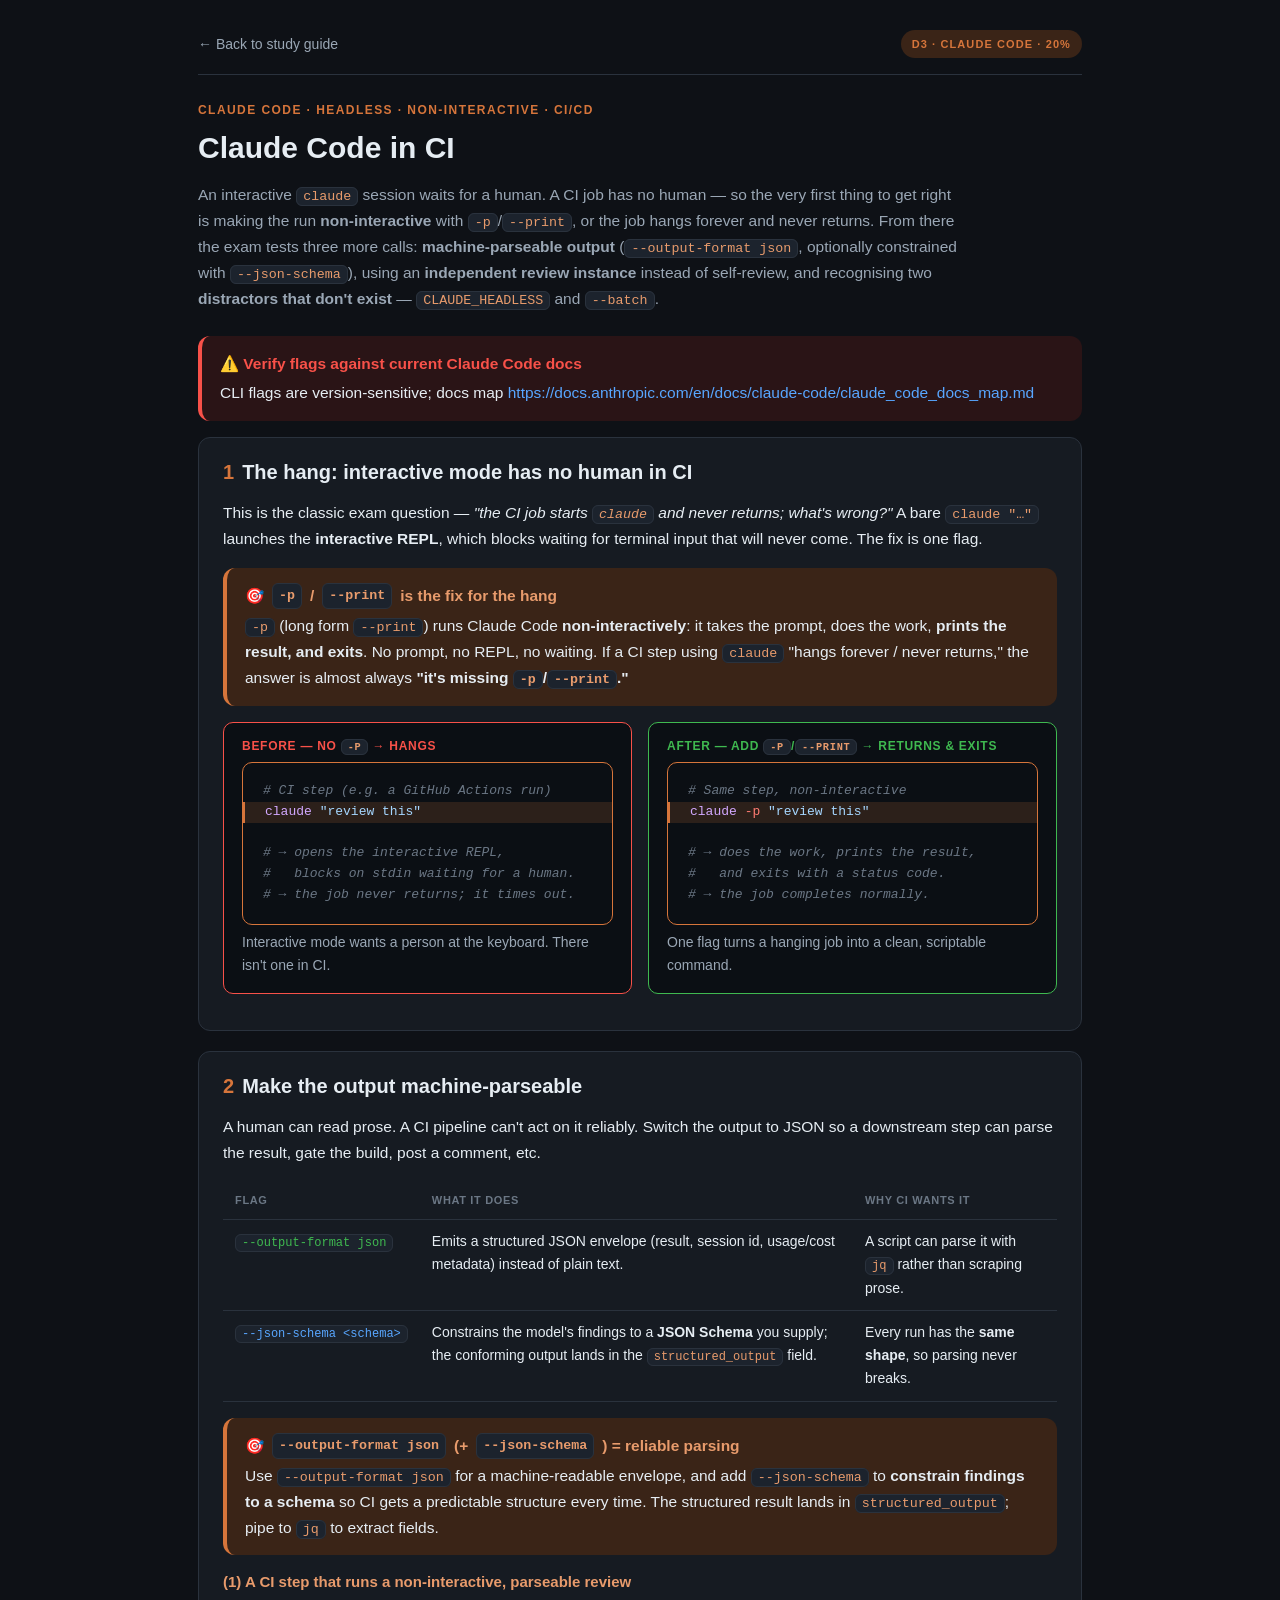
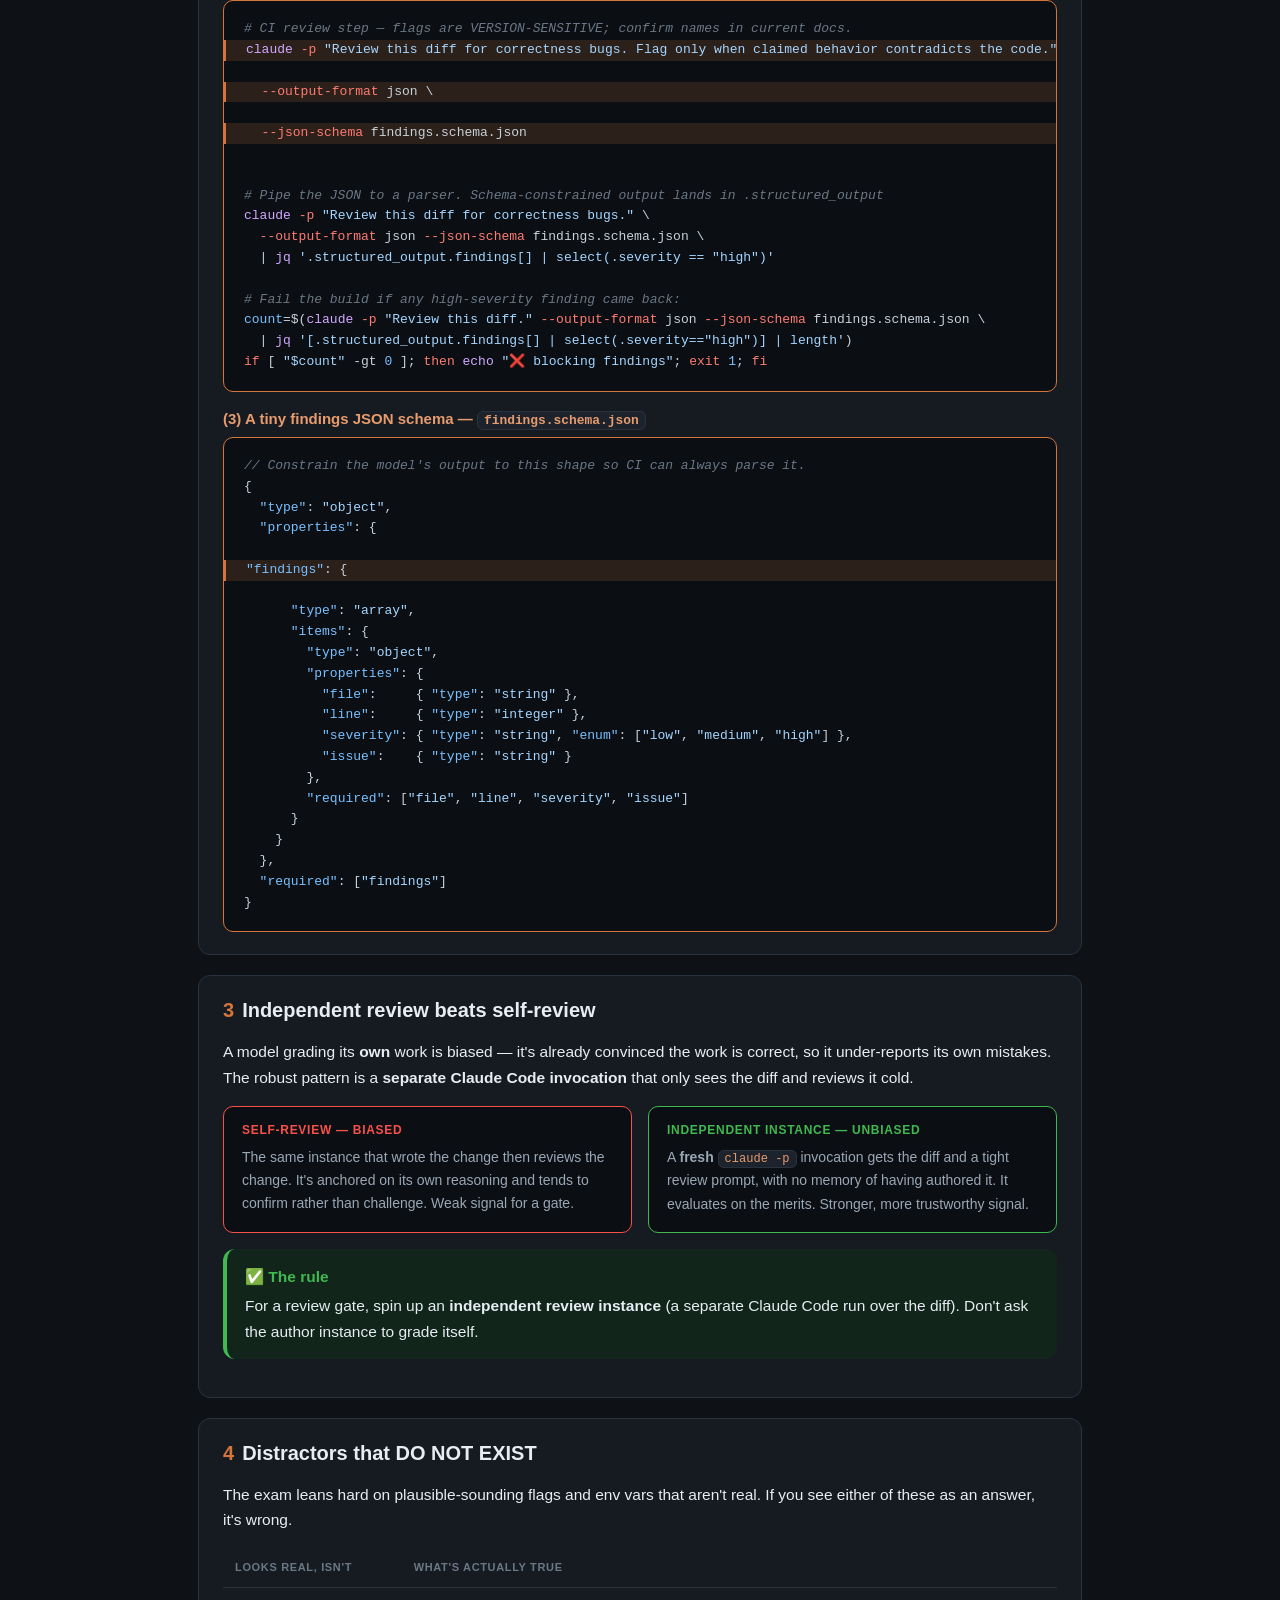
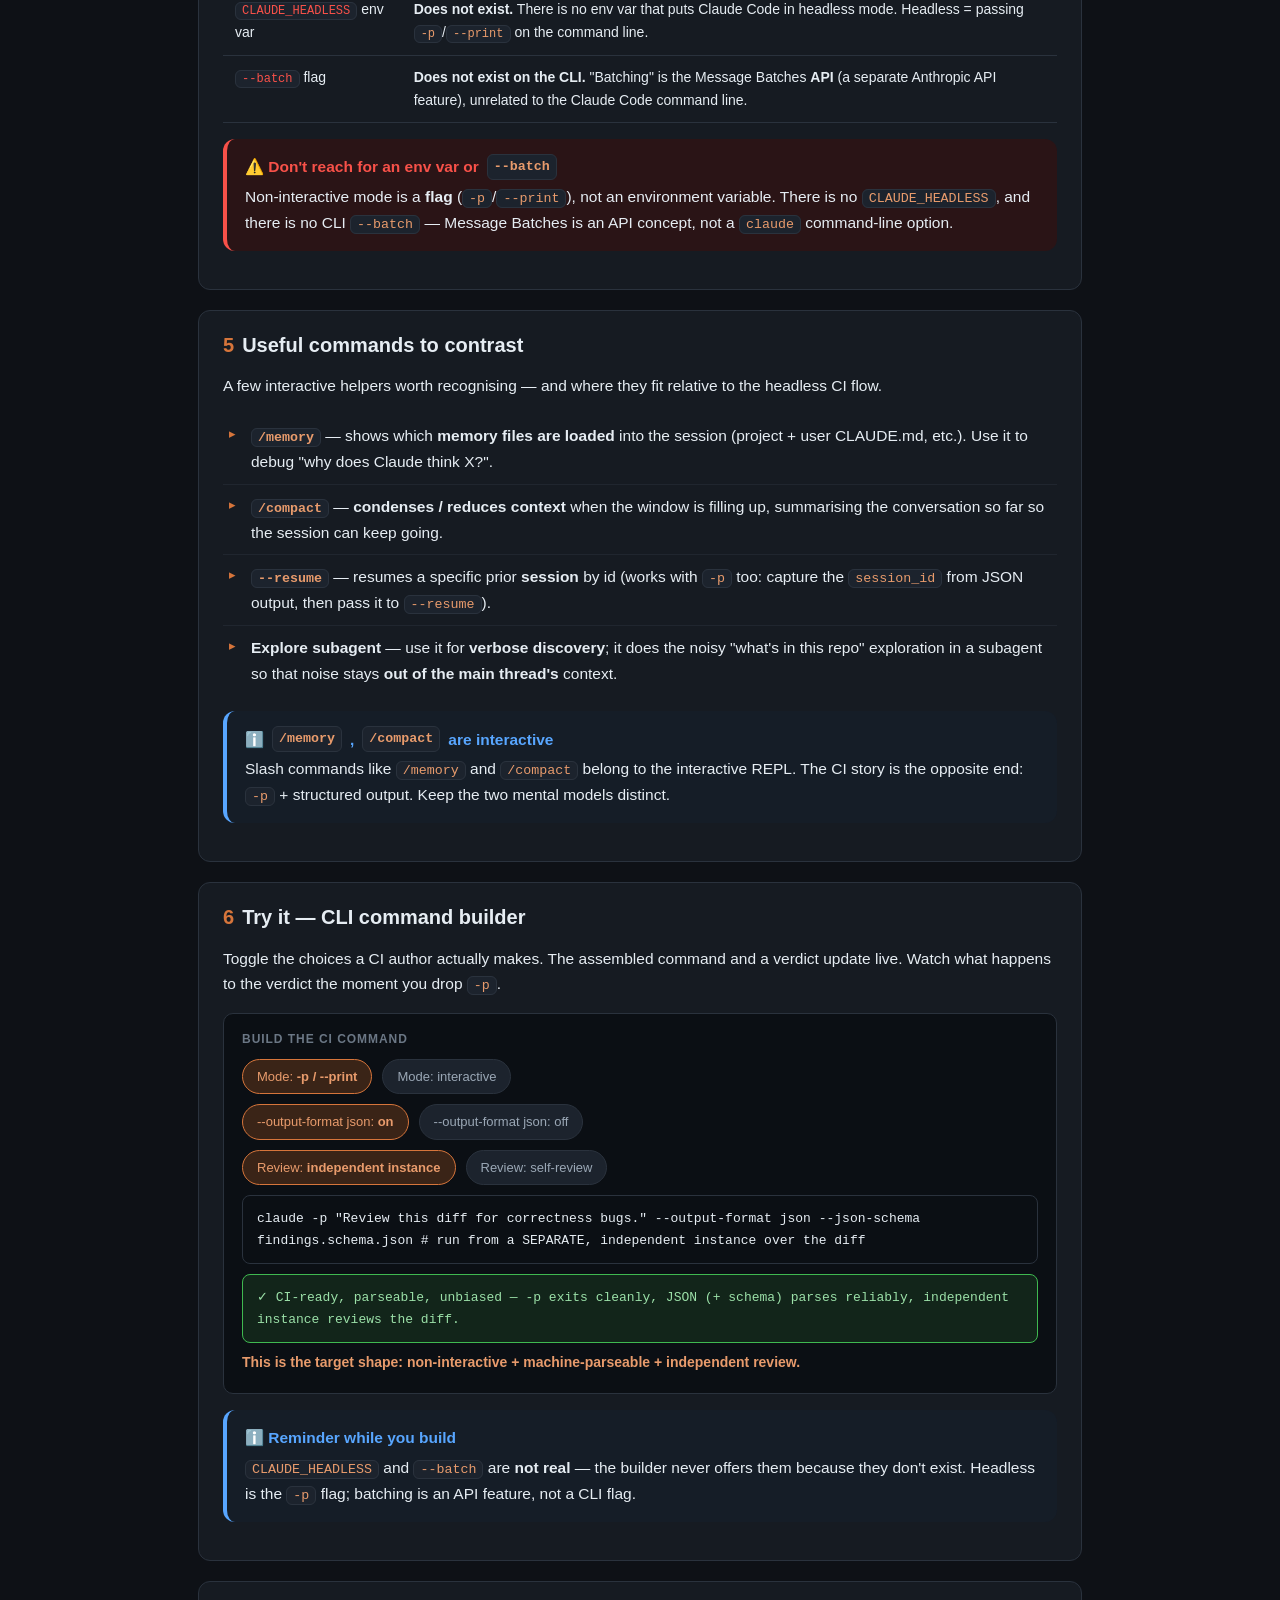
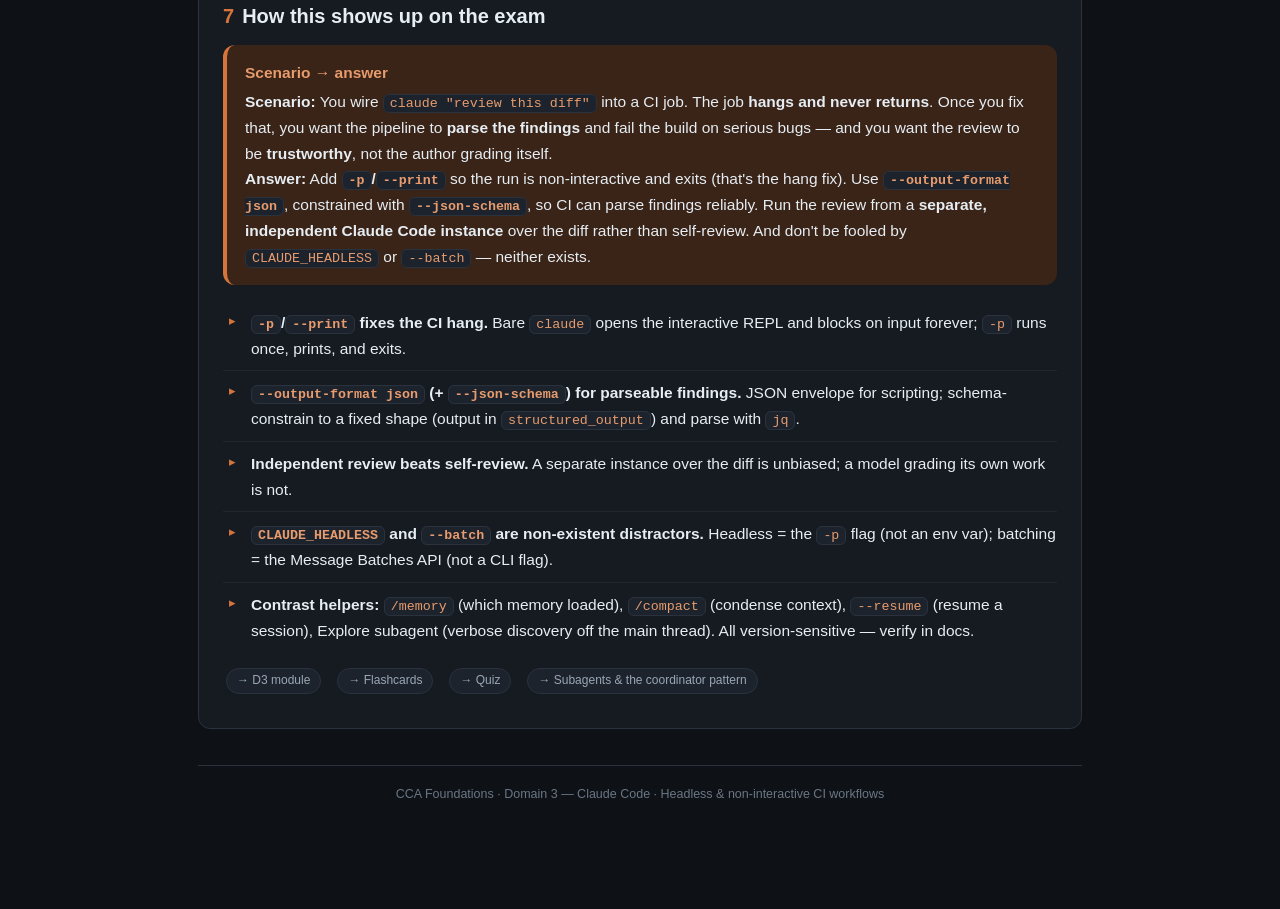
<file: claude-code-ci.html>
<!DOCTYPE html>
<html lang="en">
<head>
<meta charset="UTF-8">
<meta name="viewport" content="width=device-width, initial-scale=1.0">
<title>Claude Code in CI — headless &amp; non-interactive workflows · CCA Foundations</title>
<link rel="stylesheet" href="assets/deepdive.css">
</head>
<body>
<div class="main">
  <div class="topbar">
    <a class="back" href="index.html">← Back to study guide</a>
    <span class="badge">D3 · Claude Code · 20%</span>
  </div>

  <div class="pagehead">
    <div class="eyebrow">Claude Code · headless · non-interactive · CI/CD</div>
    <h1>Claude Code in CI</h1>
    <p>An interactive <code>claude</code> session waits for a human. A CI job has no human — so the very first
       thing to get right is making the run <b>non-interactive</b> with <code>-p</code>/<code>--print</code>,
       or the job hangs forever and never returns. From there the exam tests three more calls:
       <b>machine-parseable output</b> (<code>--output-format json</code>, optionally constrained with
       <code>--json-schema</code>), using an <b>independent review instance</b> instead of self-review, and
       recognising two <b>distractors that don't exist</b> — <code>CLAUDE_HEADLESS</code> and <code>--batch</code>.</p>
  </div>

  <div class="callout warn">
    <div class="h">⚠️ Verify flags against current Claude Code docs</div>
    <p>CLI flags are version-sensitive; docs map
       <a href="https://docs.anthropic.com/en/docs/claude-code/claude_code_docs_map.md">https://docs.anthropic.com/en/docs/claude-code/claude_code_docs_map.md</a></p>
  </div>

  <div class="card">
    <h2><span class="n">1</span>The hang: interactive mode has no human in CI</h2>
    <p class="lead">This is the classic exam question — <i>"the CI job starts <code>claude</code> and never
       returns; what's wrong?"</i> A bare <code>claude "…"</code> launches the <b>interactive REPL</b>, which
       blocks waiting for terminal input that will never come. The fix is one flag.</p>

    <div class="callout key">
      <div class="h">🎯 <code>-p</code> / <code>--print</code> is the fix for the hang</div>
      <p><code>-p</code> (long form <code>--print</code>) runs Claude Code <b>non-interactively</b>: it takes the
         prompt, does the work, <b>prints the result, and exits</b>. No prompt, no REPL, no waiting. If a CI
         step using <code>claude</code> "hangs forever / never returns," the answer is almost always
         <b>"it's missing <code>-p</code>/<code>--print</code>."</b></p>
    </div>

    <div class="grid2">
      <div class="compare bad">
        <h4>Before — no <code>-p</code> → HANGS</h4>
        <div class="codewrap solo"><pre><code><span class="cm"># CI step (e.g. a GitHub Actions run)</span>
<span class="hl"><span class="fn">claude</span> <span class="st">"review this"</span></span>
<span class="cm"># → opens the interactive REPL,</span>
<span class="cm">#   blocks on stdin waiting for a human.</span>
<span class="cm"># → the job never returns; it times out.</span></code></pre></div>
        <p>Interactive mode wants a person at the keyboard. There isn't one in CI.</p>
      </div>
      <div class="compare good">
        <h4>After — add <code>-p</code>/<code>--print</code> → returns &amp; exits</h4>
        <div class="codewrap solo"><pre><code><span class="cm"># Same step, non-interactive</span>
<span class="hl"><span class="fn">claude</span> <span class="kw">-p</span> <span class="st">"review this"</span></span>
<span class="cm"># → does the work, prints the result,</span>
<span class="cm">#   and exits with a status code.</span>
<span class="cm"># → the job completes normally.</span></code></pre></div>
        <p>One flag turns a hanging job into a clean, scriptable command.</p>
      </div>
    </div>
  </div>

  <div class="card">
    <h2><span class="n">2</span>Make the output machine-parseable</h2>
    <p class="lead">A human can read prose. A CI pipeline can't act on it reliably. Switch the output to JSON so
       a downstream step can parse the result, gate the build, post a comment, etc.</p>

    <table>
      <thead><tr><th>Flag</th><th>What it does</th><th>Why CI wants it</th></tr></thead>
      <tbody>
        <tr class="row-stop"><td><code>--output-format json</code></td><td>Emits a structured JSON envelope (result, session id, usage/cost metadata) instead of plain text.</td><td>A script can parse it with <code>jq</code> rather than scraping prose.</td></tr>
        <tr class="row-pause"><td><code>--json-schema &lt;schema&gt;</code></td><td>Constrains the model's findings to a <b>JSON Schema</b> you supply; the conforming output lands in the <code>structured_output</code> field.</td><td>Every run has the <b>same shape</b>, so parsing never breaks.</td></tr>
      </tbody>
    </table>

    <div class="callout key">
      <div class="h">🎯 <code>--output-format json</code> (+ <code>--json-schema</code>) = reliable parsing</div>
      <p>Use <code>--output-format json</code> for a machine-readable envelope, and add <code>--json-schema</code>
         to <b>constrain findings to a schema</b> so CI gets a predictable structure every time. The structured
         result lands in <code>structured_output</code>; pipe to <code>jq</code> to extract fields.</p>
    </div>

    <h3>(1) A CI step that runs a non-interactive, parseable review</h3>
    <div class="codewrap solo"><pre><code><span class="cm"># CI review step — flags are VERSION-SENSITIVE; confirm names in current docs.</span>
<span class="hl"><span class="fn">claude</span> <span class="kw">-p</span> <span class="st">"Review this diff for correctness bugs. Flag only when claimed behavior contradicts the code."</span> \</span>
<span class="hl">  <span class="kw">--output-format</span> json \</span>
<span class="hl">  <span class="kw">--json-schema</span> findings.schema.json</span>

<span class="cm"># Pipe the JSON to a parser. Schema-constrained output lands in .structured_output</span>
<span class="fn">claude</span> <span class="kw">-p</span> <span class="st">"Review this diff for correctness bugs."</span> \
  <span class="kw">--output-format</span> json <span class="kw">--json-schema</span> findings.schema.json \
  | <span class="fn">jq</span> <span class="st">'.structured_output.findings[] | select(.severity == "high")'</span>

<span class="cm"># Fail the build if any high-severity finding came back:</span>
<span class="nm">count</span>=$(<span class="fn">claude</span> <span class="kw">-p</span> <span class="st">"Review this diff."</span> <span class="kw">--output-format</span> json <span class="kw">--json-schema</span> findings.schema.json \
  | <span class="fn">jq</span> <span class="st">'[.structured_output.findings[] | select(.severity=="high")] | length'</span>)
<span class="kw">if</span> [ <span class="st">"$count"</span> -gt <span class="nm">0</span> ]; <span class="kw">then</span> <span class="fn">echo</span> <span class="st">"❌ blocking findings"</span>; <span class="kw">exit</span> <span class="nm">1</span>; <span class="kw">fi</span></code></pre></div>

    <h3>(3) A tiny findings JSON schema — <code>findings.schema.json</code></h3>
    <div class="codewrap solo"><pre><code><span class="cm">// Constrain the model's output to this shape so CI can always parse it.</span>
{
  <span class="nm">"type"</span>: <span class="st">"object"</span>,
  <span class="nm">"properties"</span>: {
    <span class="hl"><span class="nm">"findings"</span>: {</span>
      <span class="nm">"type"</span>: <span class="st">"array"</span>,
      <span class="nm">"items"</span>: {
        <span class="nm">"type"</span>: <span class="st">"object"</span>,
        <span class="nm">"properties"</span>: {
          <span class="nm">"file"</span>:     { <span class="nm">"type"</span>: <span class="st">"string"</span> },
          <span class="nm">"line"</span>:     { <span class="nm">"type"</span>: <span class="st">"integer"</span> },
          <span class="nm">"severity"</span>: { <span class="nm">"type"</span>: <span class="st">"string"</span>, <span class="nm">"enum"</span>: [<span class="st">"low"</span>, <span class="st">"medium"</span>, <span class="st">"high"</span>] },
          <span class="nm">"issue"</span>:    { <span class="nm">"type"</span>: <span class="st">"string"</span> }
        },
        <span class="nm">"required"</span>: [<span class="st">"file"</span>, <span class="st">"line"</span>, <span class="st">"severity"</span>, <span class="st">"issue"</span>]
      }
    }
  },
  <span class="nm">"required"</span>: [<span class="st">"findings"</span>]
}</code></pre></div>
  </div>

  <div class="card">
    <h2><span class="n">3</span>Independent review beats self-review</h2>
    <p class="lead">A model grading its <b>own</b> work is biased — it's already convinced the work is correct,
       so it under-reports its own mistakes. The robust pattern is a <b>separate Claude Code invocation</b> that
       only sees the diff and reviews it cold.</p>

    <div class="grid2">
      <div class="compare bad">
        <h4>Self-review — biased</h4>
        <p>The same instance that wrote the change then reviews the change. It's anchored on its own reasoning
           and tends to confirm rather than challenge. Weak signal for a gate.</p>
      </div>
      <div class="compare good">
        <h4>Independent instance — unbiased</h4>
        <p>A <b>fresh</b> <code>claude -p</code> invocation gets the diff and a tight review prompt, with no
           memory of having authored it. It evaluates on the merits. Stronger, more trustworthy signal.</p>
      </div>
    </div>

    <div class="callout tip">
      <div class="h">✅ The rule</div>
      <p>For a review gate, spin up an <b>independent review instance</b> (a separate Claude Code run over the
         diff). Don't ask the author instance to grade itself.</p>
    </div>
  </div>

  <div class="card">
    <h2><span class="n">4</span>Distractors that DO NOT EXIST</h2>
    <p class="lead">The exam leans hard on plausible-sounding flags and env vars that aren't real. If you see
       either of these as an answer, it's wrong.</p>

    <table>
      <thead><tr><th>Looks real, isn't</th><th>What's actually true</th></tr></thead>
      <tbody>
        <tr class="row-bad"><td><code>CLAUDE_HEADLESS</code> env var</td><td><b>Does not exist.</b> There is no env var that puts Claude Code in headless mode. Headless = passing <code>-p</code>/<code>--print</code> on the command line.</td></tr>
        <tr class="row-bad"><td><code>--batch</code> flag</td><td><b>Does not exist on the CLI.</b> "Batching" is the Message Batches <b>API</b> (a separate Anthropic API feature), unrelated to the Claude Code command line.</td></tr>
      </tbody>
    </table>

    <div class="callout warn">
      <div class="h">⚠️ Don't reach for an env var or <code>--batch</code></div>
      <p>Non-interactive mode is a <b>flag</b> (<code>-p</code>/<code>--print</code>), not an environment variable.
         There is no <code>CLAUDE_HEADLESS</code>, and there is no CLI <code>--batch</code> — Message Batches is
         an API concept, not a <code>claude</code> command-line option.</p>
    </div>
  </div>

  <div class="card">
    <h2><span class="n">5</span>Useful commands to contrast</h2>
    <p class="lead">A few interactive helpers worth recognising — and where they fit relative to the headless CI flow.</p>
    <ul class="clean">
      <li><b><code>/memory</code></b> — shows which <b>memory files are loaded</b> into the session (project + user CLAUDE.md, etc.). Use it to debug "why does Claude think X?".</li>
      <li><b><code>/compact</code></b> — <b>condenses / reduces context</b> when the window is filling up, summarising the conversation so far so the session can keep going.</li>
      <li><b><code>--resume</code></b> — resumes a specific prior <b>session</b> by id (works with <code>-p</code> too: capture the <code>session_id</code> from JSON output, then pass it to <code>--resume</code>).</li>
      <li><b>Explore subagent</b> — use it for <b>verbose discovery</b>; it does the noisy "what's in this repo" exploration in a subagent so that noise stays <b>out of the main thread's</b> context.</li>
    </ul>
    <div class="callout note">
      <div class="h">ℹ️ <code>/memory</code>, <code>/compact</code> are interactive</div>
      <p>Slash commands like <code>/memory</code> and <code>/compact</code> belong to the interactive REPL. The CI
         story is the opposite end: <code>-p</code> + structured output. Keep the two mental models distinct.</p>
    </div>
  </div>

  <div class="card">
    <h2><span class="n">6</span>Try it — CLI command builder</h2>
    <p class="lead">Toggle the choices a CI author actually makes. The assembled command and a verdict update live.
       Watch what happens to the verdict the moment you drop <code>-p</code>.</p>

    <div class="demo">
      <h4>Build the CI command</h4>
      <div class="btnrow">
        <span class="chip active" id="mPrint" role="button" tabindex="0">Mode: <b>-p / --print</b></span>
        <span class="chip" id="mInter" role="button" tabindex="0">Mode: interactive</span>
      </div>
      <div class="btnrow">
        <span class="chip active" id="oJson" role="button" tabindex="0">--output-format json: <b>on</b></span>
        <span class="chip" id="oOff" role="button" tabindex="0">--output-format json: off</span>
      </div>
      <div class="btnrow">
        <span class="chip active" id="rIndep" role="button" tabindex="0">Review: <b>independent instance</b></span>
        <span class="chip" id="rSelf" role="button" tabindex="0">Review: self-review</span>
      </div>

      <div class="out" id="cmdOut"></div>
      <div class="out" id="verdictOut"></div>
      <div class="narrate" id="builderNarrate"></div>
    </div>

    <div class="callout note">
      <div class="h">ℹ️ Reminder while you build</div>
      <p><code>CLAUDE_HEADLESS</code> and <code>--batch</code> are <b>not real</b> — the builder never offers them
         because they don't exist. Headless is the <code>-p</code> flag; batching is an API feature, not a CLI flag.</p>
    </div>
  </div>

  <div class="card">
    <h2><span class="n">7</span>How this shows up on the exam</h2>

    <div class="callout key">
      <div class="h">Scenario → answer</div>
      <p><b>Scenario:</b> You wire <code>claude "review this diff"</code> into a CI job. The job <b>hangs and
         never returns</b>. Once you fix that, you want the pipeline to <b>parse the findings</b> and fail the
         build on serious bugs — and you want the review to be <b>trustworthy</b>, not the author grading itself.<br>
         <b>Answer:</b> Add <b><code>-p</code>/<code>--print</code></b> so the run is non-interactive and exits
         (that's the hang fix). Use <b><code>--output-format json</code></b>, constrained with
         <b><code>--json-schema</code></b>, so CI can parse findings reliably. Run the review from a
         <b>separate, independent Claude Code instance</b> over the diff rather than self-review. And don't be
         fooled by <code>CLAUDE_HEADLESS</code> or <code>--batch</code> — neither exists.</p>
    </div>

    <ul class="clean">
      <li><b><code>-p</code>/<code>--print</code> fixes the CI hang.</b> Bare <code>claude</code> opens the interactive REPL and blocks on input forever; <code>-p</code> runs once, prints, and exits.</li>
      <li><b><code>--output-format json</code> (+ <code>--json-schema</code>) for parseable findings.</b> JSON envelope for scripting; schema-constrain to a fixed shape (output in <code>structured_output</code>) and parse with <code>jq</code>.</li>
      <li><b>Independent review beats self-review.</b> A separate instance over the diff is unbiased; a model grading its own work is not.</li>
      <li><b><code>CLAUDE_HEADLESS</code> and <code>--batch</code> are non-existent distractors.</b> Headless = the <code>-p</code> flag (not an env var); batching = the Message Batches API (not a CLI flag).</li>
      <li><b>Contrast helpers:</b> <code>/memory</code> (which memory loaded), <code>/compact</code> (condense context), <code>--resume</code> (resume a session), Explore subagent (verbose discovery off the main thread). All version-sensitive — verify in docs.</li>
    </ul>

    <div class="btnrow" style="margin-top:14px">
      <a class="pill" href="index.html#d3">→ D3 module</a>
      <a class="pill" href="index.html#flash">→ Flashcards</a>
      <a class="pill" href="index.html#quiz">→ Quiz</a>
      <a class="pill" href="subagents.html">→ Subagents &amp; the coordinator pattern</a>
    </div>
  </div>

  <div class="footer">CCA Foundations · Domain 3 — Claude Code · Headless &amp; non-interactive CI workflows</div>
</div>

<script>
(function () {
  "use strict";

  function byId(id) { return document.getElementById(id); }

  // State
  var state = { print: true, json: true, indep: true };

  // Chip groups: [activeWhenTrueEl, activeWhenFalseEl, stateKey]
  var groups = [
    ["mPrint", "mInter", "print"],
    ["oJson", "oOff", "json"],
    ["rIndep", "rSelf", "indep"]
  ];

  var cmdOut = byId("cmdOut");
  var verdictOut = byId("verdictOut");
  var narrate = byId("builderNarrate");

  function esc(s) { return s; }

  function render() {
    // Assemble the command string from current state.
    var parts = ["claude"];
    if (state.print) { parts.push("-p"); }
    parts.push('"Review this diff for correctness bugs."');
    if (state.json) { parts.push("--output-format json", "--json-schema findings.schema.json"); }

    var cmd = parts.join(" ");
    // Show the review-instance dimension as a comment, since it's an
    // invocation-design choice rather than a single flag.
    var reviewNote = state.indep
      ? "  # run from a SEPARATE, independent instance over the diff"
      : "  # ⚠ author instance grading its own work (biased)";

    cmdOut.className = "out";
    cmdOut.textContent = cmd + "\n" + reviewNote;

    // Verdict logic.
    if (!state.print) {
      verdictOut.className = "out bad";
      verdictOut.textContent = "⚠ will hang in CI — no -p/--print, so claude opens the interactive REPL and blocks on input forever.";
      narrate.textContent = "Fix first: add -p/--print so the run is non-interactive and exits.";
      return;
    }

    if (state.print && state.json && state.indep) {
      verdictOut.className = "out good";
      verdictOut.textContent = "✓ CI-ready, parseable, unbiased — -p exits cleanly, JSON (+ schema) parses reliably, independent instance reviews the diff.";
      narrate.textContent = "This is the target shape: non-interactive + machine-parseable + independent review.";
      return;
    }

    // -p present but missing one of the quality dimensions.
    verdictOut.className = "out";
    var gaps = [];
    if (!state.json) { gaps.push("output isn't machine-parseable (add --output-format json, ideally --json-schema)"); }
    if (!state.indep) { gaps.push("self-review is biased (use a separate independent instance)"); }
    verdictOut.textContent = "▸ won't hang (good, -p is set), but: " + gaps.join("; ") + ".";
    narrate.textContent = "No hang — but not yet the robust CI pattern. Close the gaps above.";
  }

  function wireGroup(trueId, falseId, key) {
    var t = byId(trueId), f = byId(falseId);
    function set(val) {
      state[key] = val;
      t.classList.toggle("active", val);
      f.classList.toggle("active", !val);
      render();
    }
    clickKey(t, function () { set(true); });
    clickKey(f, function () { set(false); });
  }

  function clickKey(el, fn) {
    el.addEventListener("click", fn);
    el.addEventListener("keydown", function (e) {
      if (e.key === "Enter" || e.key === " ") { e.preventDefault(); fn(); }
    });
  }

  groups.forEach(function (g) { wireGroup(g[0], g[1], g[2]); });
  render();
})();
</script>
</body>
</html>
</file>
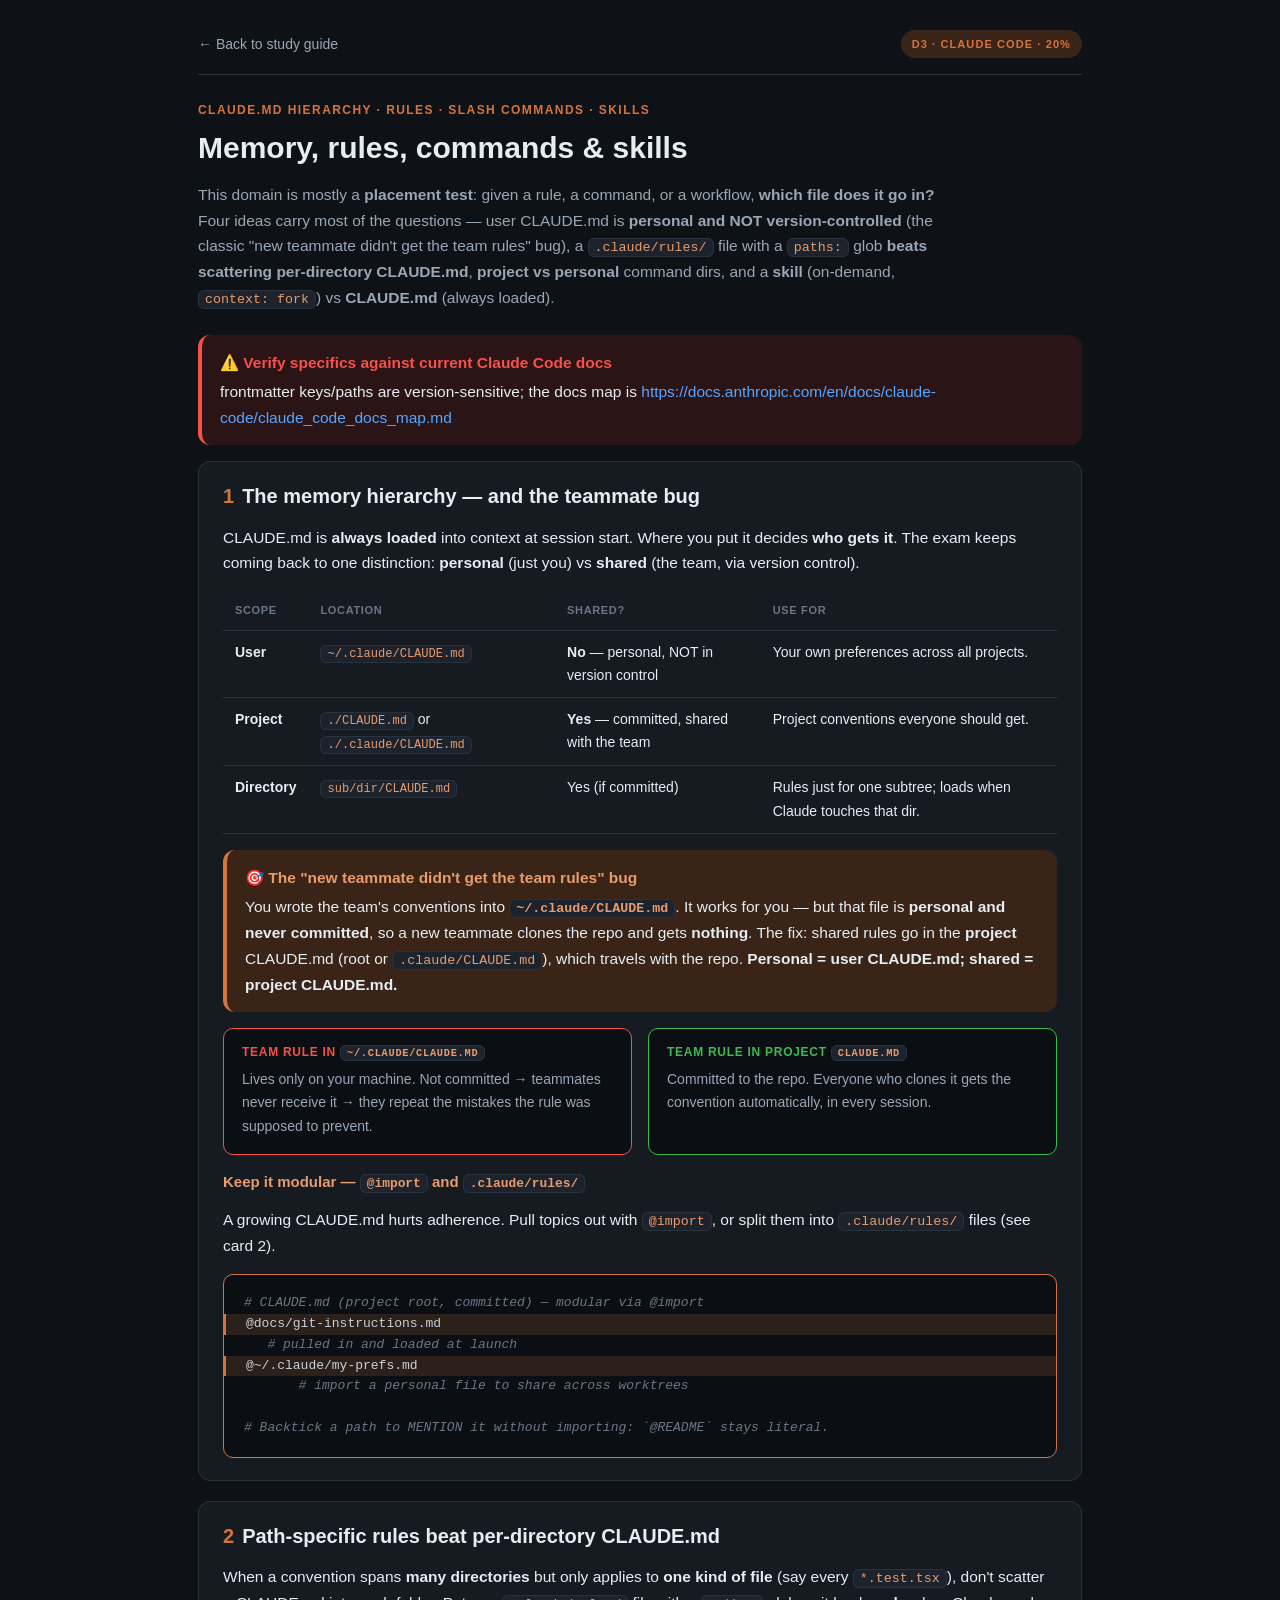
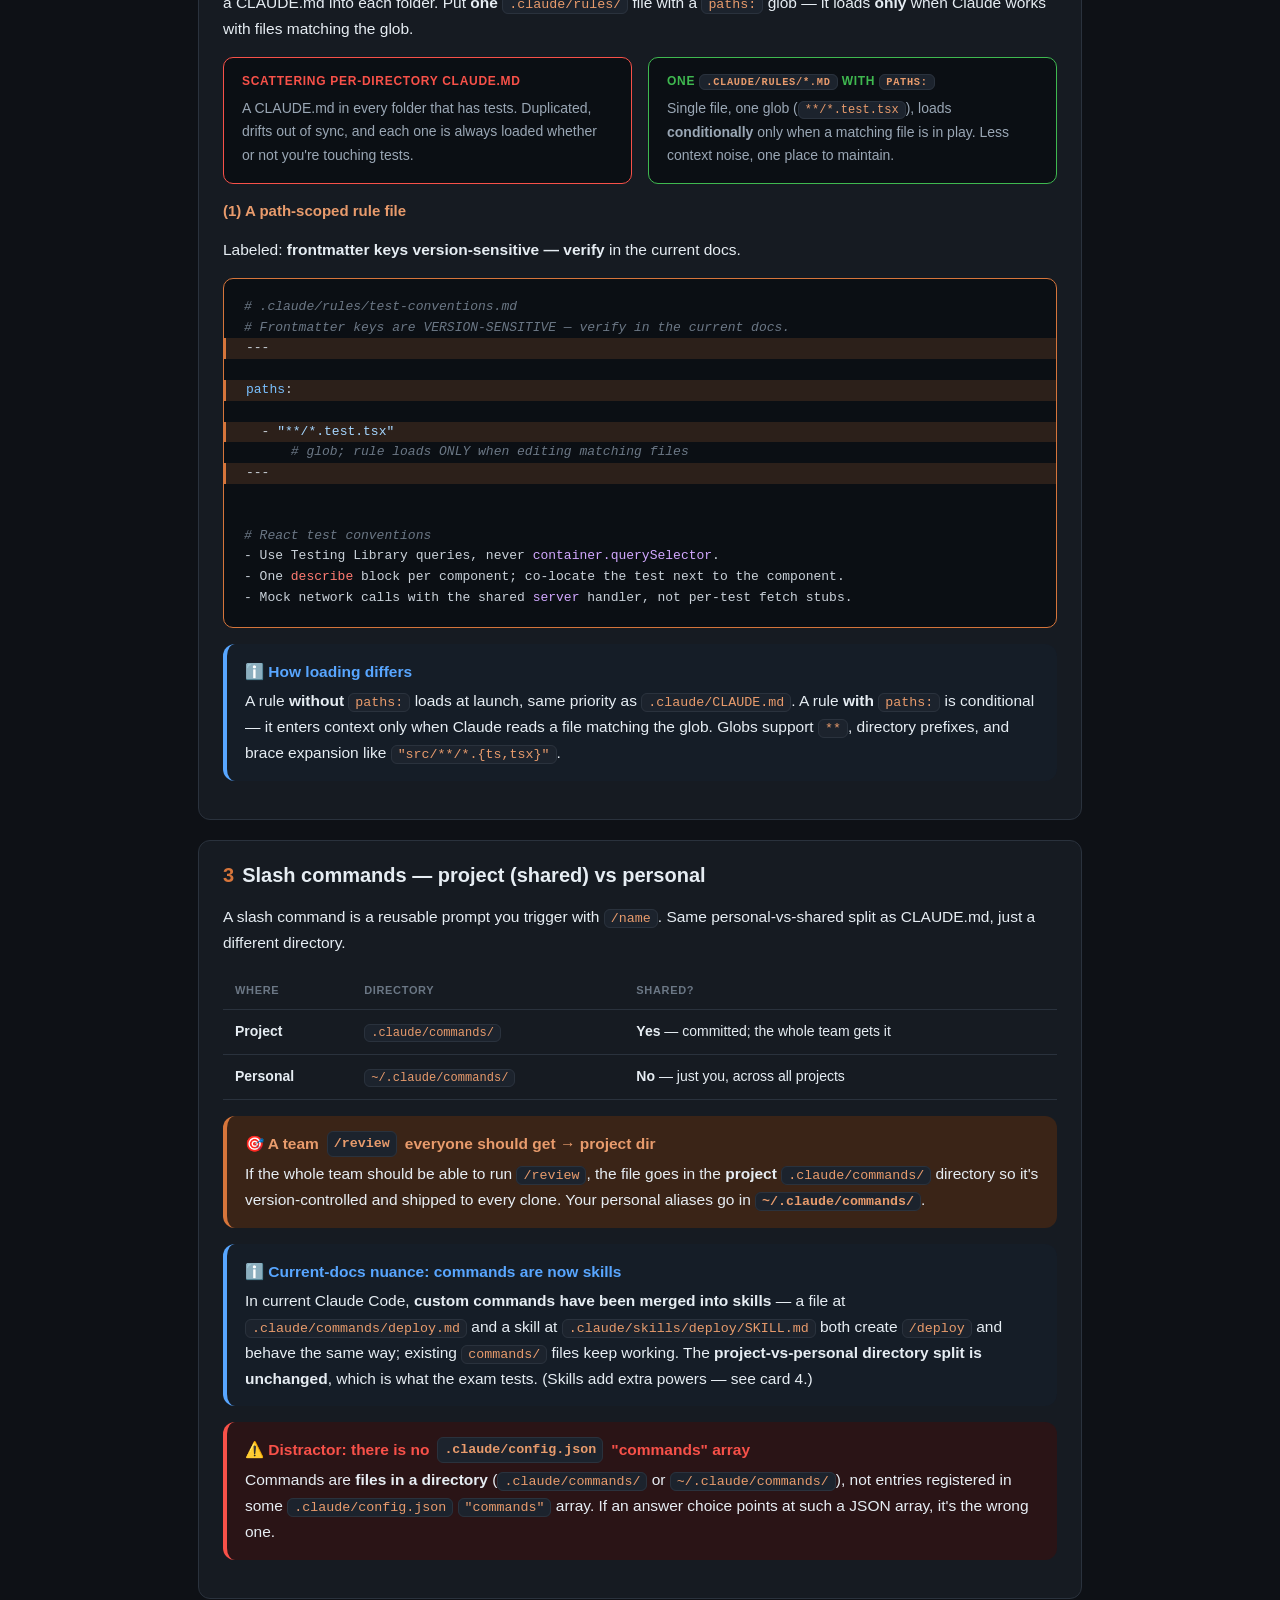
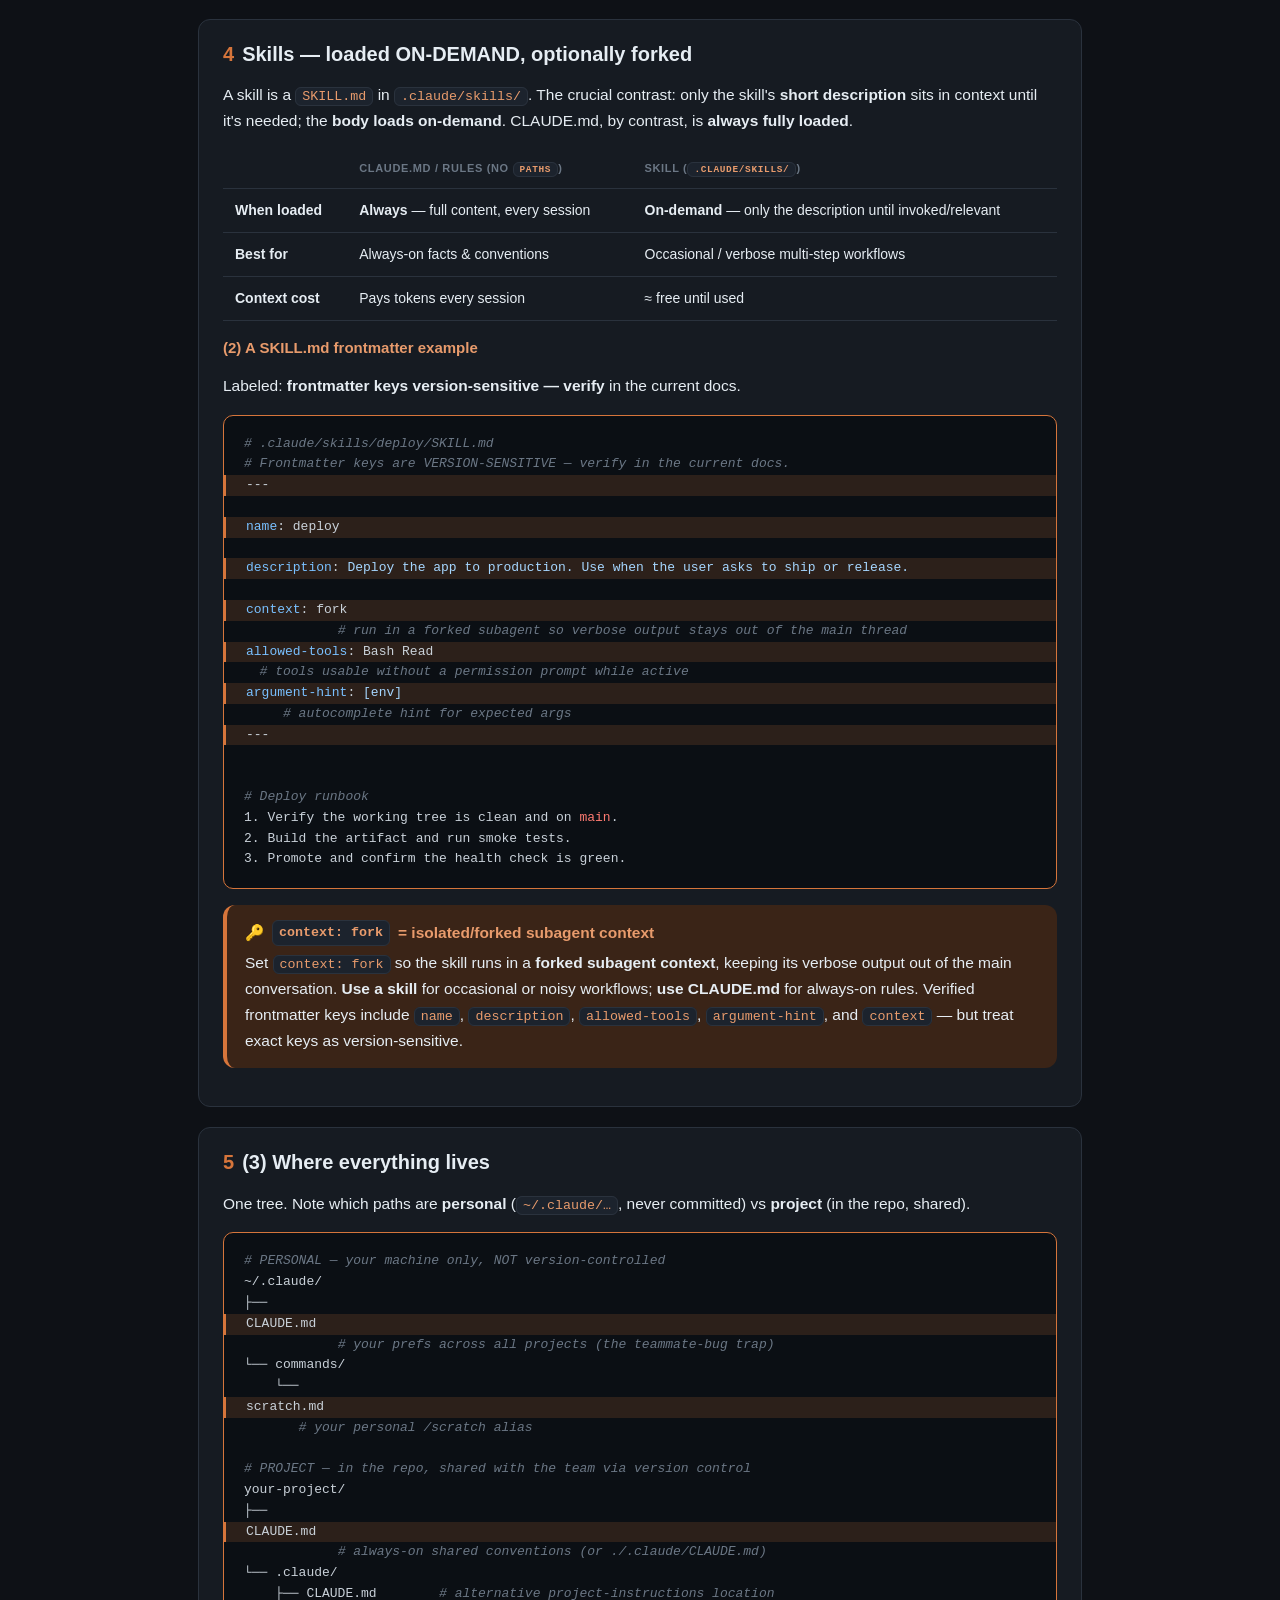
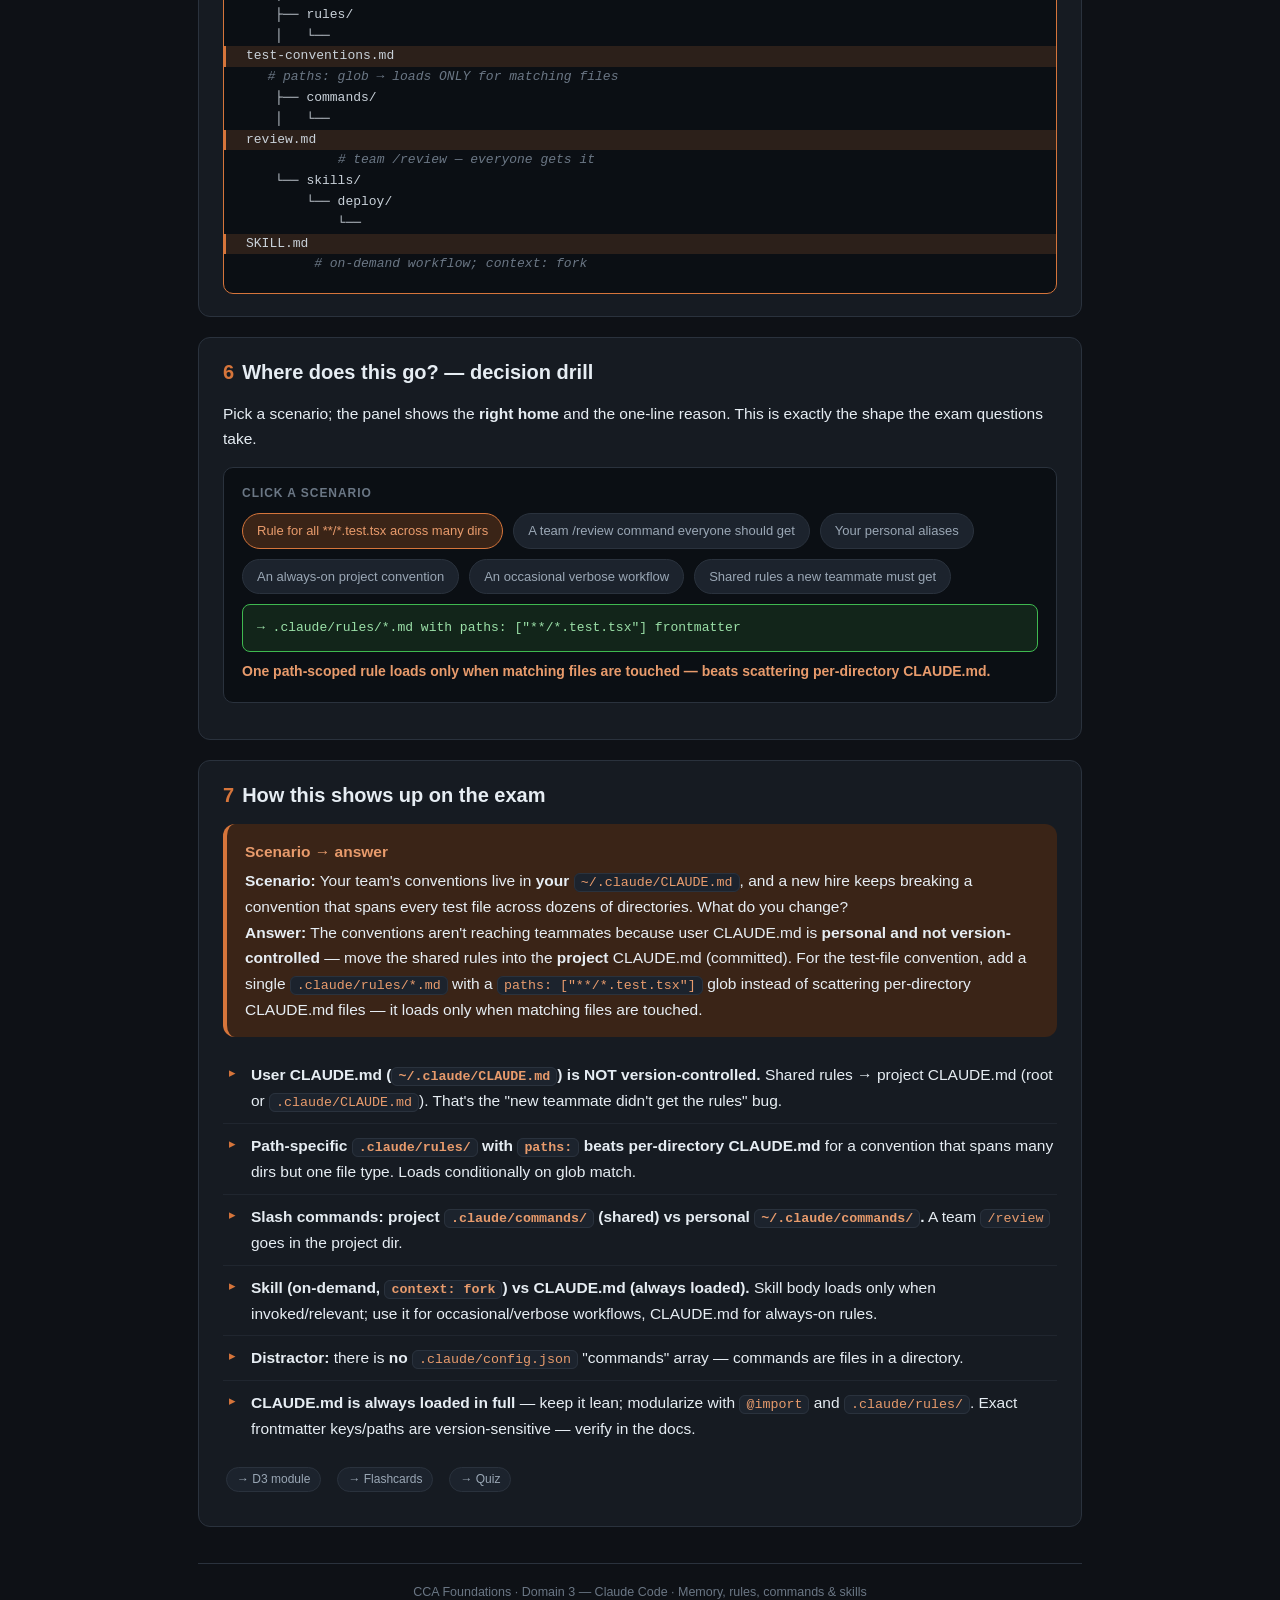
<file: claude-md.html>
<!DOCTYPE html>
<html lang="en">
<head>
<meta charset="UTF-8">
<meta name="viewport" content="width=device-width, initial-scale=1.0">
<title>Memory, rules, commands &amp; skills — where everything lives · CCA Foundations</title>
<link rel="stylesheet" href="assets/deepdive.css">
</head>
<body>
<div class="main">
  <div class="topbar">
    <a class="back" href="index.html">← Back to study guide</a>
    <span class="badge">D3 · Claude Code · 20%</span>
  </div>

  <div class="pagehead">
    <div class="eyebrow">CLAUDE.md hierarchy · rules · slash commands · skills</div>
    <h1>Memory, rules, commands &amp; skills</h1>
    <p>This domain is mostly a <b>placement test</b>: given a rule, a command, or a workflow, <b>which file does
       it go in?</b> Four ideas carry most of the questions — user CLAUDE.md is <b>personal and NOT
       version-controlled</b> (the classic "new teammate didn't get the team rules" bug), a
       <code>.claude/rules/</code> file with a <code>paths:</code> glob <b>beats scattering per-directory
       CLAUDE.md</b>, <b>project vs personal</b> command dirs, and a <b>skill</b> (on-demand,
       <code>context: fork</code>) vs <b>CLAUDE.md</b> (always loaded).</p>
  </div>

  <div class="callout warn">
    <div class="h">⚠️ Verify specifics against current Claude Code docs</div>
    <p>frontmatter keys/paths are version-sensitive; the docs map is
       <a href="https://docs.anthropic.com/en/docs/claude-code/claude_code_docs_map.md">https://docs.anthropic.com/en/docs/claude-code/claude_code_docs_map.md</a></p>
  </div>

  <div class="card">
    <h2><span class="n">1</span>The memory hierarchy — and the teammate bug</h2>
    <p class="lead">CLAUDE.md is <b>always loaded</b> into context at session start. Where you put it decides
       <b>who gets it</b>. The exam keeps coming back to one distinction: <b>personal</b> (just you) vs
       <b>shared</b> (the team, via version control).</p>

    <table>
      <thead><tr><th>Scope</th><th>Location</th><th>Shared?</th><th>Use for</th></tr></thead>
      <tbody>
        <tr class="row-pause"><td><b>User</b></td><td><code>~/.claude/CLAUDE.md</code></td><td><b>No</b> — personal, NOT in version control</td><td>Your own preferences across all projects.</td></tr>
        <tr class="row-stop"><td><b>Project</b></td><td><code>./CLAUDE.md</code> or <code>./.claude/CLAUDE.md</code></td><td><b>Yes</b> — committed, shared with the team</td><td>Project conventions everyone should get.</td></tr>
        <tr class="row-pause"><td><b>Directory</b></td><td><code>sub/dir/CLAUDE.md</code></td><td>Yes (if committed)</td><td>Rules just for one subtree; loads when Claude touches that dir.</td></tr>
      </tbody>
    </table>

    <div class="callout key">
      <div class="h">🎯 The "new teammate didn't get the team rules" bug</div>
      <p>You wrote the team's conventions into <b><code>~/.claude/CLAUDE.md</code></b>. It works for you — but
         that file is <b>personal and never committed</b>, so a new teammate clones the repo and gets
         <b>nothing</b>. The fix: shared rules go in the <b>project</b> CLAUDE.md (root or
         <code>.claude/CLAUDE.md</code>), which travels with the repo. <b>Personal = user CLAUDE.md; shared =
         project CLAUDE.md.</b></p>
    </div>

    <div class="grid2">
      <div class="compare bad">
        <h4>Team rule in <code>~/.claude/CLAUDE.md</code></h4>
        <p>Lives only on your machine. Not committed → teammates never receive it → they repeat the mistakes the
           rule was supposed to prevent.</p>
      </div>
      <div class="compare good">
        <h4>Team rule in project <code>CLAUDE.md</code></h4>
        <p>Committed to the repo. Everyone who clones it gets the convention automatically, in every session.</p>
      </div>
    </div>

    <h3>Keep it modular — <code>@import</code> and <code>.claude/rules/</code></h3>
    <p>A growing CLAUDE.md hurts adherence. Pull topics out with <code>@import</code>, or split them into
       <code>.claude/rules/</code> files (see card 2).</p>
    <div class="codewrap solo"><pre><code><span class="cm"># CLAUDE.md (project root, committed) — modular via @import</span>
<span class="hl">@docs/git-instructions.md</span>   <span class="cm"># pulled in and loaded at launch</span>
<span class="hl">@~/.claude/my-prefs.md</span>       <span class="cm"># import a personal file to share across worktrees</span>

<span class="cm"># Backtick a path to MENTION it without importing: `@README` stays literal.</span></code></pre></div>
  </div>

  <div class="card">
    <h2><span class="n">2</span>Path-specific rules beat per-directory CLAUDE.md</h2>
    <p class="lead">When a convention spans <b>many directories</b> but only applies to <b>one kind of file</b>
       (say every <code>*.test.tsx</code>), don't scatter a CLAUDE.md into each folder. Put <b>one</b>
       <code>.claude/rules/</code> file with a <code>paths:</code> glob — it loads <b>only</b> when Claude works
       with files matching the glob.</p>

    <div class="grid2">
      <div class="compare bad">
        <h4>Scattering per-directory CLAUDE.md</h4>
        <p>A CLAUDE.md in every folder that has tests. Duplicated, drifts out of sync, and each one is always
           loaded whether or not you're touching tests.</p>
      </div>
      <div class="compare good">
        <h4>One <code>.claude/rules/*.md</code> with <code>paths:</code></h4>
        <p>Single file, one glob (<code>**/*.test.tsx</code>), loads <b>conditionally</b> only when a matching
           file is in play. Less context noise, one place to maintain.</p>
      </div>
    </div>

    <h3>(1) A path-scoped rule file</h3>
    <p class="lead">Labeled: <b>frontmatter keys version-sensitive — verify</b> in the current docs.</p>
    <div class="codewrap solo"><pre><code><span class="cm"># .claude/rules/test-conventions.md</span>
<span class="cm"># Frontmatter keys are VERSION-SENSITIVE — verify in the current docs.</span>
<span class="hl">---</span>
<span class="hl"><span class="nm">paths</span>:</span>
<span class="hl">  - <span class="st">"**/*.test.tsx"</span></span>      <span class="cm"># glob; rule loads ONLY when editing matching files</span>
<span class="hl">---</span>

<span class="cm"># React test conventions</span>
- Use Testing Library queries, never <span class="fn">container.querySelector</span>.
- One <span class="kw">describe</span> block per component; co-locate the test next to the component.
- Mock network calls with the shared <span class="fn">server</span> handler, not per-test fetch stubs.</code></pre></div>

    <div class="callout note">
      <div class="h">ℹ️ How loading differs</div>
      <p>A rule <b>without</b> <code>paths:</code> loads at launch, same priority as <code>.claude/CLAUDE.md</code>.
         A rule <b>with</b> <code>paths:</code> is conditional — it enters context only when Claude reads a file
         matching the glob. Globs support <code>**</code>, directory prefixes, and brace expansion like
         <code>"src/**/*.{ts,tsx}"</code>.</p>
    </div>
  </div>

  <div class="card">
    <h2><span class="n">3</span>Slash commands — project (shared) vs personal</h2>
    <p class="lead">A slash command is a reusable prompt you trigger with <code>/name</code>. Same personal-vs-shared
       split as CLAUDE.md, just a different directory.</p>

    <table>
      <thead><tr><th>Where</th><th>Directory</th><th>Shared?</th></tr></thead>
      <tbody>
        <tr class="row-stop"><td><b>Project</b></td><td><code>.claude/commands/</code></td><td><b>Yes</b> — committed; the whole team gets it</td></tr>
        <tr class="row-pause"><td><b>Personal</b></td><td><code>~/.claude/commands/</code></td><td><b>No</b> — just you, across all projects</td></tr>
      </tbody>
    </table>

    <div class="callout key">
      <div class="h">🎯 A team <code>/review</code> everyone should get → project dir</div>
      <p>If the whole team should be able to run <code>/review</code>, the file goes in the <b>project</b>
         <code>.claude/commands/</code> directory so it's version-controlled and shipped to every clone. Your
         personal aliases go in <b><code>~/.claude/commands/</code></b>.</p>
    </div>

    <div class="callout note">
      <div class="h">ℹ️ Current-docs nuance: commands are now skills</div>
      <p>In current Claude Code, <b>custom commands have been merged into skills</b> — a file at
         <code>.claude/commands/deploy.md</code> and a skill at <code>.claude/skills/deploy/SKILL.md</code> both
         create <code>/deploy</code> and behave the same way; existing <code>commands/</code> files keep working.
         The <b>project-vs-personal directory split is unchanged</b>, which is what the exam tests. (Skills add
         extra powers — see card 4.)</p>
    </div>

    <div class="callout warn">
      <div class="h">⚠️ Distractor: there is no <code>.claude/config.json</code> "commands" array</div>
      <p>Commands are <b>files in a directory</b> (<code>.claude/commands/</code> or
         <code>~/.claude/commands/</code>), not entries registered in some
         <code>.claude/config.json</code> <code>"commands"</code> array. If an answer choice points at such a
         JSON array, it's the wrong one.</p>
    </div>
  </div>

  <div class="card">
    <h2><span class="n">4</span>Skills — loaded ON-DEMAND, optionally forked</h2>
    <p class="lead">A skill is a <code>SKILL.md</code> in <code>.claude/skills/</code>. The crucial contrast:
       only the skill's <b>short description</b> sits in context until it's needed; the <b>body loads
       on-demand</b>. CLAUDE.md, by contrast, is <b>always fully loaded</b>.</p>

    <table>
      <thead><tr><th></th><th>CLAUDE.md / rules (no <code>paths</code>)</th><th>Skill (<code>.claude/skills/</code>)</th></tr></thead>
      <tbody>
        <tr class="row-stop"><td><b>When loaded</b></td><td><b>Always</b> — full content, every session</td><td><b>On-demand</b> — only the description until invoked/relevant</td></tr>
        <tr class="row-pause"><td><b>Best for</b></td><td>Always-on facts &amp; conventions</td><td>Occasional / verbose multi-step workflows</td></tr>
        <tr class="row-stop"><td><b>Context cost</b></td><td>Pays tokens every session</td><td>≈ free until used</td></tr>
      </tbody>
    </table>

    <h3>(2) A SKILL.md frontmatter example</h3>
    <p class="lead">Labeled: <b>frontmatter keys version-sensitive — verify</b> in the current docs.</p>
    <div class="codewrap solo"><pre><code><span class="cm"># .claude/skills/deploy/SKILL.md</span>
<span class="cm"># Frontmatter keys are VERSION-SENSITIVE — verify in the current docs.</span>
<span class="hl">---</span>
<span class="hl"><span class="nm">name</span>: deploy</span>
<span class="hl"><span class="nm">description</span>: <span class="st">Deploy the app to production. Use when the user asks to ship or release.</span></span>
<span class="hl"><span class="nm">context</span>: fork</span>            <span class="cm"># run in a forked subagent so verbose output stays out of the main thread</span>
<span class="hl"><span class="nm">allowed-tools</span>: Bash Read</span>  <span class="cm"># tools usable without a permission prompt while active</span>
<span class="hl"><span class="nm">argument-hint</span>: <span class="st">[env]</span></span>     <span class="cm"># autocomplete hint for expected args</span>
<span class="hl">---</span>

<span class="cm"># Deploy runbook</span>
1. Verify the working tree is clean and on <span class="kw">main</span>.
2. Build the artifact and run smoke tests.
3. Promote and confirm the health check is green.</code></pre></div>

    <div class="callout key">
      <div class="h">🔑 <code>context: fork</code> = isolated/forked subagent context</div>
      <p>Set <code>context: fork</code> so the skill runs in a <b>forked subagent context</b>, keeping its
         verbose output out of the main conversation. <b>Use a skill</b> for occasional or noisy workflows;
         <b>use CLAUDE.md</b> for always-on rules. Verified frontmatter keys include <code>name</code>,
         <code>description</code>, <code>allowed-tools</code>, <code>argument-hint</code>, and
         <code>context</code> — but treat exact keys as version-sensitive.</p>
    </div>
  </div>

  <div class="card">
    <h2><span class="n">5</span>(3) Where everything lives</h2>
    <p class="lead">One tree. Note which paths are <b>personal</b> (<code>~/.claude/…</code>, never committed)
       vs <b>project</b> (in the repo, shared).</p>

    <div class="codewrap solo"><pre><code><span class="cm"># PERSONAL — your machine only, NOT version-controlled</span>
~/.claude/
├── <span class="hl">CLAUDE.md</span>            <span class="cm"># your prefs across all projects (the teammate-bug trap)</span>
└── commands/
    └── <span class="hl">scratch.md</span>       <span class="cm"># your personal /scratch alias</span>

<span class="cm"># PROJECT — in the repo, shared with the team via version control</span>
your-project/
├── <span class="hl">CLAUDE.md</span>            <span class="cm"># always-on shared conventions (or ./.claude/CLAUDE.md)</span>
└── .claude/
    ├── CLAUDE.md        <span class="cm"># alternative project-instructions location</span>
    ├── rules/
    │   └── <span class="hl">test-conventions.md</span>   <span class="cm"># paths: glob → loads ONLY for matching files</span>
    ├── commands/
    │   └── <span class="hl">review.md</span>            <span class="cm"># team /review — everyone gets it</span>
    └── skills/
        └── deploy/
            └── <span class="hl">SKILL.md</span>         <span class="cm"># on-demand workflow; context: fork</span></code></pre></div>
  </div>

  <div class="card">
    <h2><span class="n">6</span>Where does this go? — decision drill</h2>
    <p class="lead">Pick a scenario; the panel shows the <b>right home</b> and the one-line reason. This is exactly
       the shape the exam questions take.</p>

    <div class="demo">
      <h4>Click a scenario</h4>
      <div class="btnrow">
        <span class="chip active" id="qTest"   role="button" tabindex="0">Rule for all **/*.test.tsx across many dirs</span>
        <span class="chip"        id="qReview" role="button" tabindex="0">A team /review command everyone should get</span>
        <span class="chip"        id="qAlias"  role="button" tabindex="0">Your personal aliases</span>
        <span class="chip"        id="qConv"   role="button" tabindex="0">An always-on project convention</span>
        <span class="chip"        id="qWork"   role="button" tabindex="0">An occasional verbose workflow</span>
        <span class="chip"        id="qTeam"   role="button" tabindex="0">Shared rules a new teammate must get</span>
      </div>
      <div class="out" id="qOut"></div>
      <div class="narrate" id="qNarr"></div>
    </div>
  </div>

  <div class="card">
    <h2><span class="n">7</span>How this shows up on the exam</h2>

    <div class="callout key">
      <div class="h">Scenario → answer</div>
      <p><b>Scenario:</b> Your team's conventions live in <b>your</b> <code>~/.claude/CLAUDE.md</code>, and a new
         hire keeps breaking a convention that spans every test file across dozens of directories. What do you
         change?<br>
         <b>Answer:</b> The conventions aren't reaching teammates because user CLAUDE.md is <b>personal and not
         version-controlled</b> — move the shared rules into the <b>project</b> CLAUDE.md (committed). For the
         test-file convention, add a single <code>.claude/rules/*.md</code> with a
         <code>paths: ["**/*.test.tsx"]</code> glob instead of scattering per-directory CLAUDE.md files — it
         loads only when matching files are touched.</p>
    </div>

    <ul class="clean">
      <li><b>User CLAUDE.md (<code>~/.claude/CLAUDE.md</code>) is NOT version-controlled.</b> Shared rules → project CLAUDE.md (root or <code>.claude/CLAUDE.md</code>). That's the "new teammate didn't get the rules" bug.</li>
      <li><b>Path-specific <code>.claude/rules/</code> with <code>paths:</code> beats per-directory CLAUDE.md</b> for a convention that spans many dirs but one file type. Loads conditionally on glob match.</li>
      <li><b>Slash commands: project <code>.claude/commands/</code> (shared) vs personal <code>~/.claude/commands/</code>.</b> A team <code>/review</code> goes in the project dir.</li>
      <li><b>Skill (on-demand, <code>context: fork</code>) vs CLAUDE.md (always loaded).</b> Skill body loads only when invoked/relevant; use it for occasional/verbose workflows, CLAUDE.md for always-on rules.</li>
      <li><b>Distractor:</b> there is <b>no</b> <code>.claude/config.json</code> "commands" array — commands are files in a directory.</li>
      <li><b>CLAUDE.md is always loaded in full</b> — keep it lean; modularize with <code>@import</code> and <code>.claude/rules/</code>. Exact frontmatter keys/paths are version-sensitive — verify in the docs.</li>
    </ul>

    <div class="btnrow" style="margin-top:14px">
      <a class="pill" href="index.html#d3">→ D3 module</a>
      <a class="pill" href="index.html#flash">→ Flashcards</a>
      <a class="pill" href="index.html#quiz">→ Quiz</a>
    </div>
  </div>

  <div class="footer">CCA Foundations · Domain 3 — Claude Code · Memory, rules, commands &amp; skills</div>
</div>

<script>
(function () {
  "use strict";

  function byId(id) { return document.getElementById(id); }

  var ANSWERS = {
    qTest: {
      kind: "good",
      out: ".claude/rules/*.md with paths: [\"**/*.test.tsx\"] frontmatter",
      narr: "One path-scoped rule loads only when matching files are touched — beats scattering per-directory CLAUDE.md."
    },
    qReview: {
      kind: "good",
      out: ".claude/commands/review.md  (PROJECT — committed)",
      narr: "Project commands dir is version-controlled, so everyone on the team gets /review."
    },
    qAlias: {
      kind: "good",
      out: "~/.claude/commands/  (PERSONAL — not committed)",
      narr: "Personal aliases live in your user commands dir; they aren't shared with the team."
    },
    qConv: {
      kind: "good",
      out: "Project CLAUDE.md  (./CLAUDE.md or ./.claude/CLAUDE.md)",
      narr: "Always-on shared convention → project CLAUDE.md, which is always loaded and version-controlled."
    },
    qWork: {
      kind: "good",
      out: ".claude/skills/<name>/SKILL.md  (on-demand; add context: fork)",
      narr: "Occasional/verbose workflow → a skill: body loads on-demand, and context: fork keeps noise out of the main thread."
    },
    qTeam: {
      kind: "good",
      out: "Project CLAUDE.md  (NOT ~/.claude/CLAUDE.md)",
      narr: "User CLAUDE.md is personal and not version-controlled — the teammate bug. Shared rules go in the project file."
    }
  };

  var chips = {
    qTest:   byId("qTest"),
    qReview: byId("qReview"),
    qAlias:  byId("qAlias"),
    qConv:   byId("qConv"),
    qWork:   byId("qWork"),
    qTeam:   byId("qTeam")
  };
  var out = byId("qOut");
  var narr = byId("qNarr");

  function pick(key) {
    Object.keys(chips).forEach(function (k) {
      chips[k].classList.toggle("active", k === key);
    });
    var a = ANSWERS[key];
    out.className = "out " + a.kind;
    out.textContent = "→ " + a.out;
    narr.textContent = a.narr;
  }

  function clickKey(el, fn) {
    el.addEventListener("click", fn);
    el.addEventListener("keydown", function (e) {
      if (e.key === "Enter" || e.key === " ") { e.preventDefault(); fn(); }
    });
  }

  Object.keys(chips).forEach(function (k) {
    clickKey(chips[k], function () { pick(k); });
  });

  pick("qTest");
})();
</script>
</body>
</html>
</file>
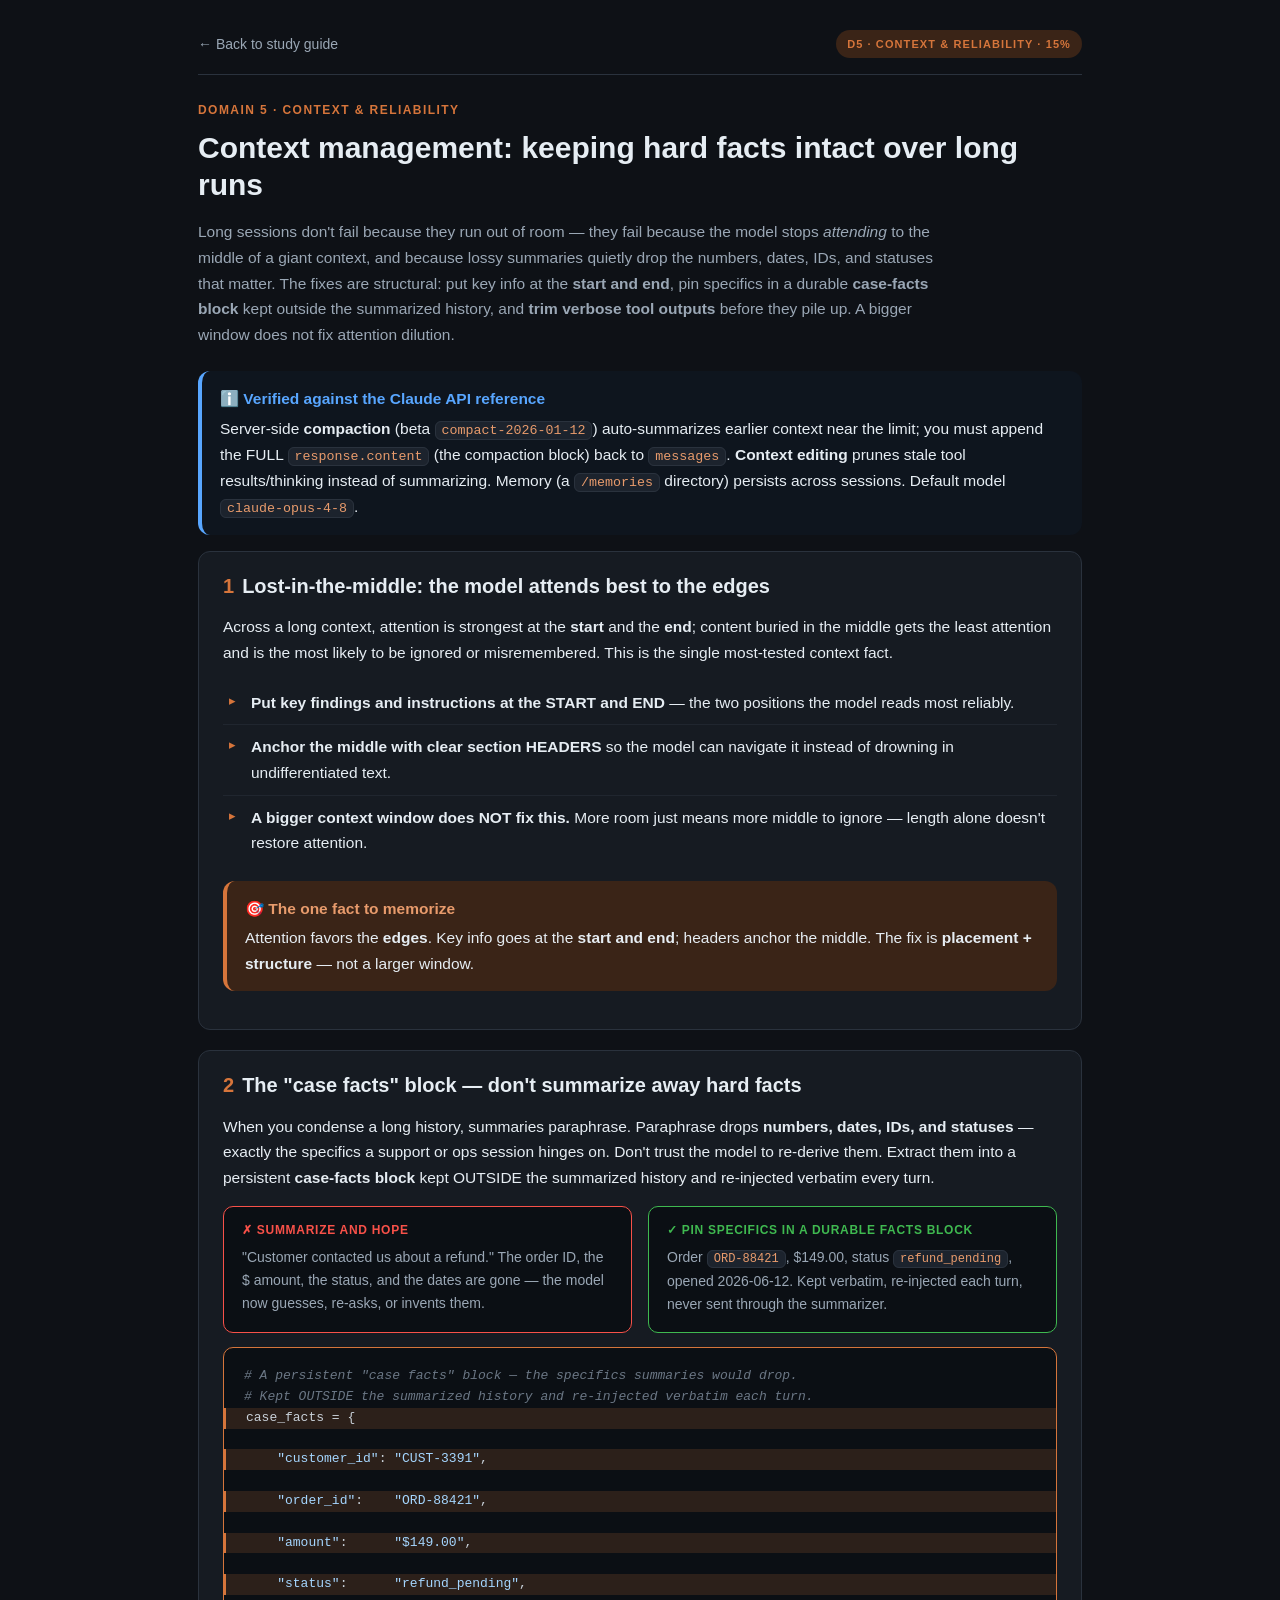
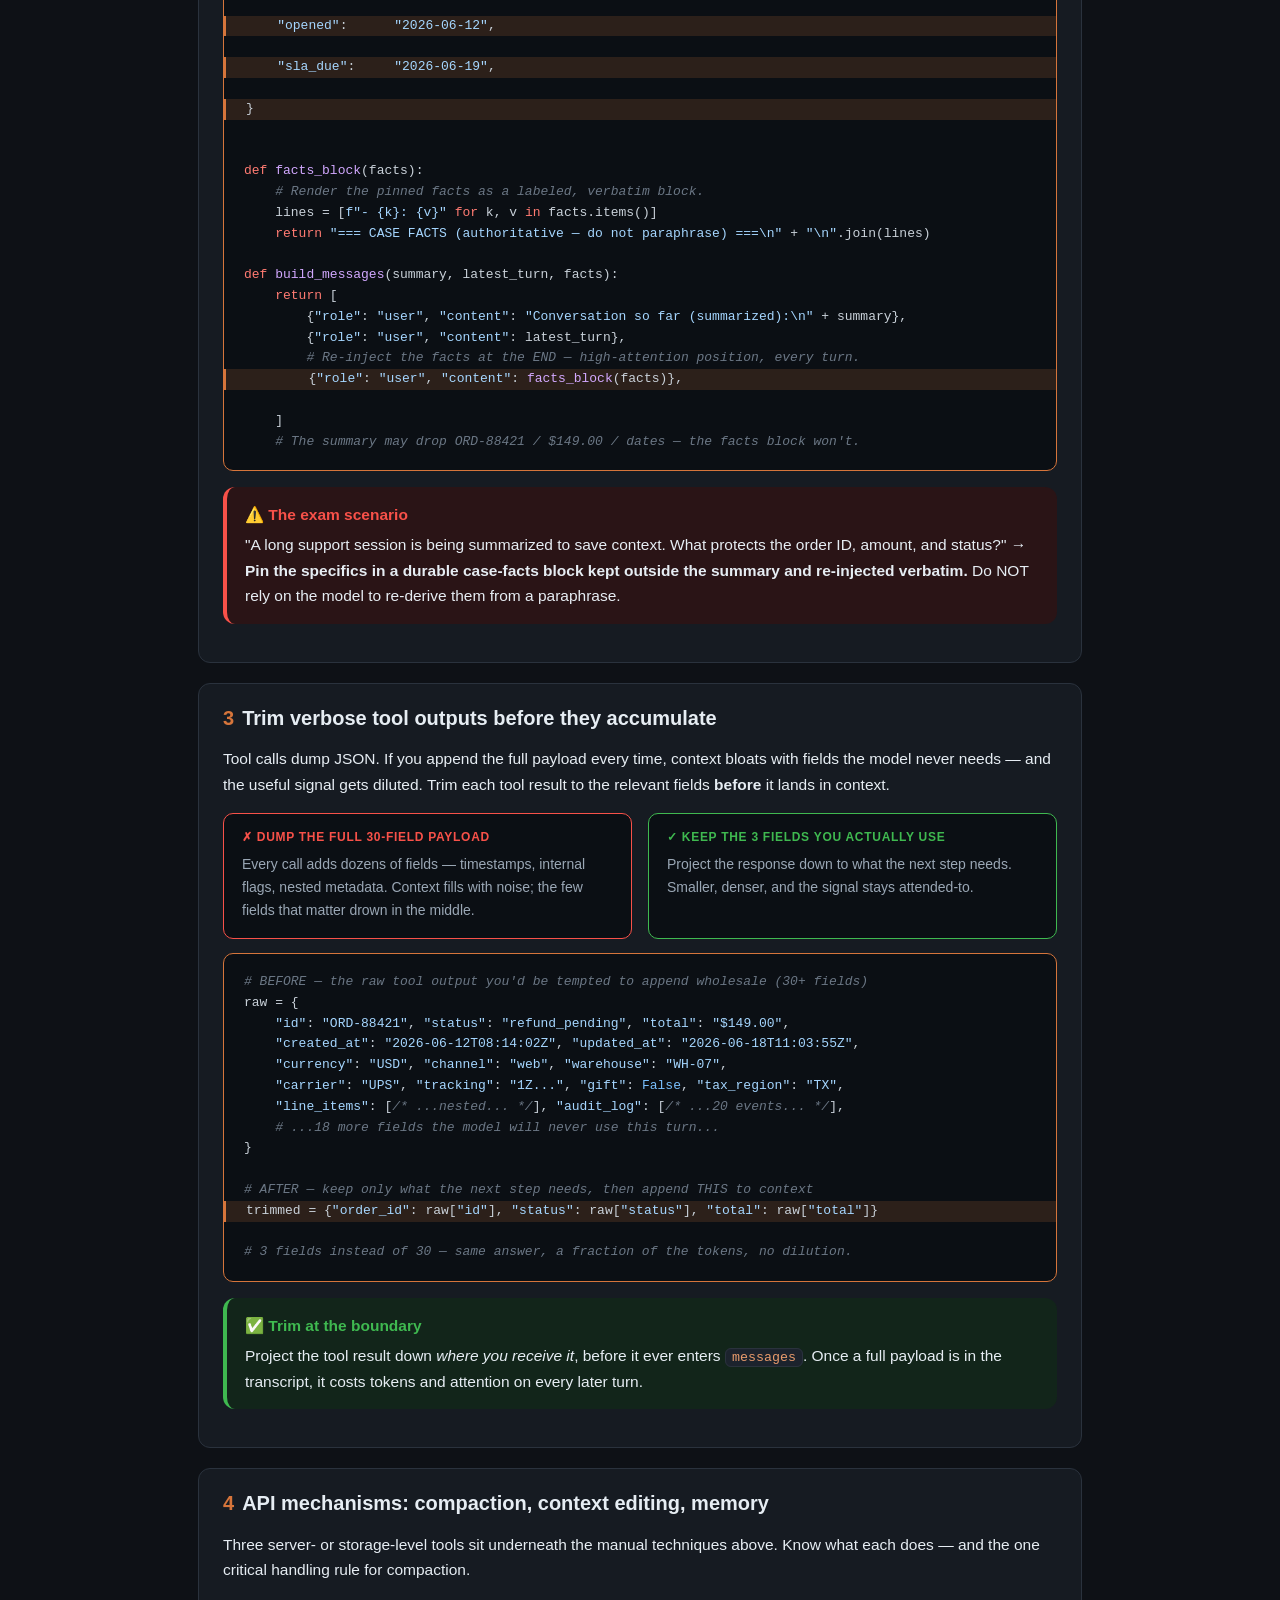
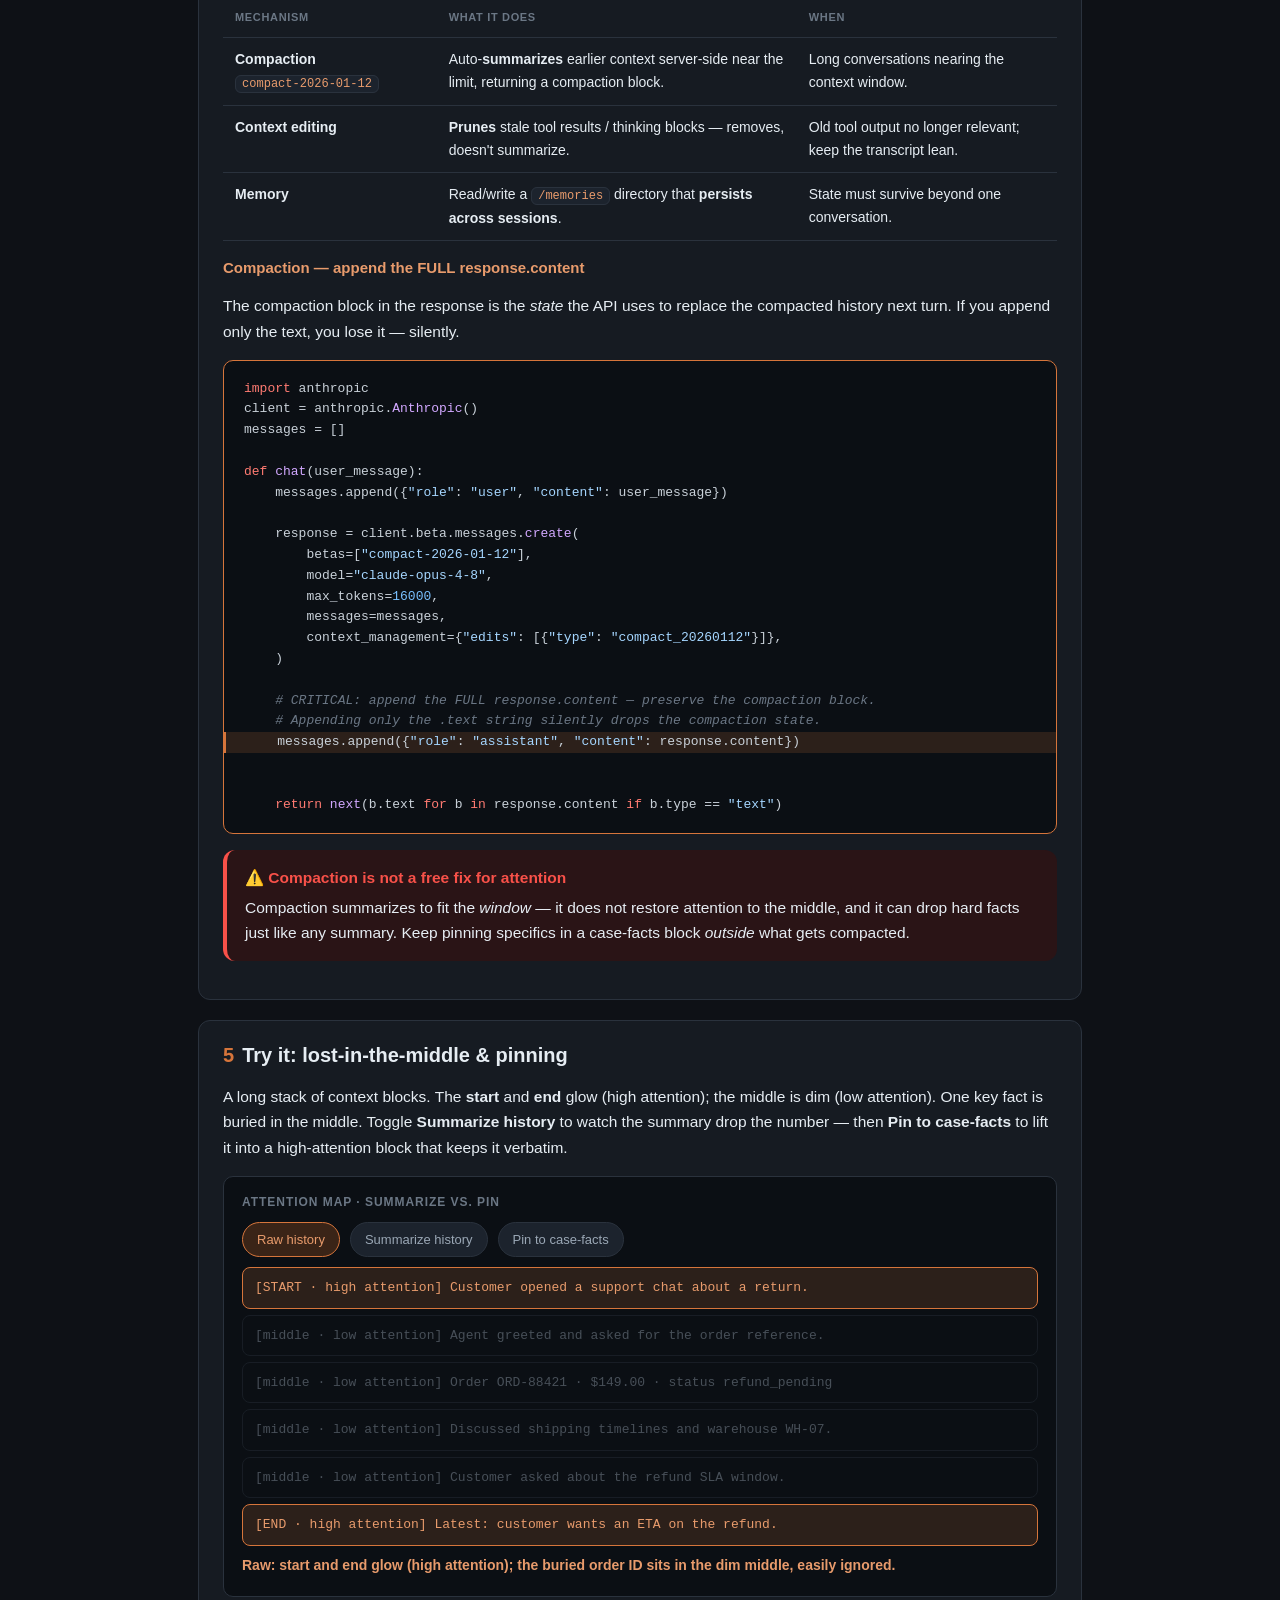
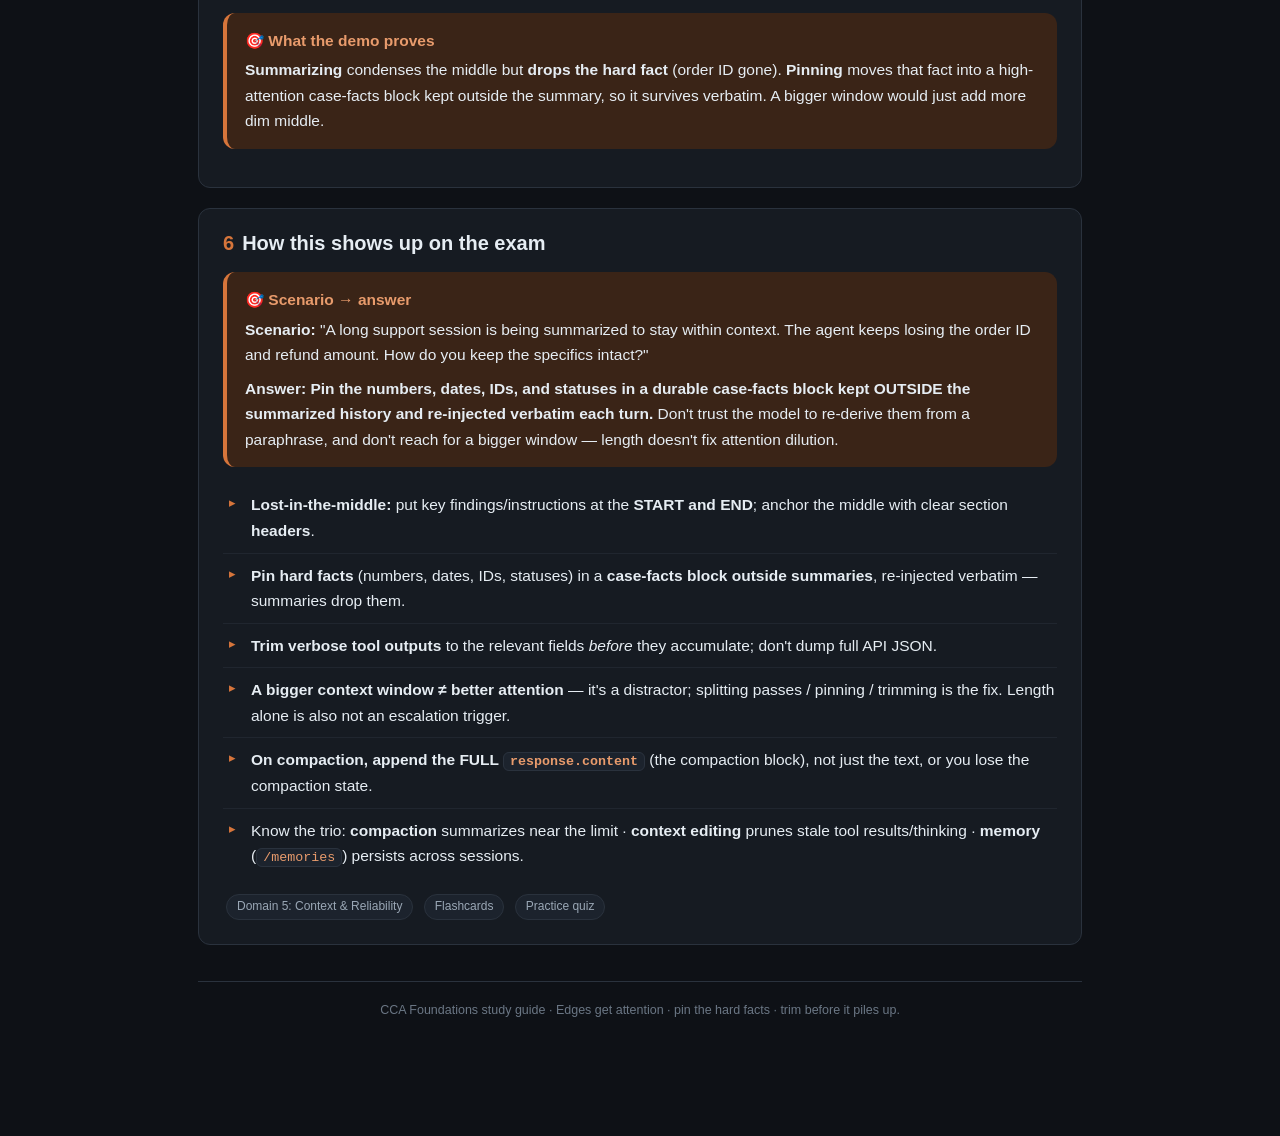
<file: context-management.html>
<!DOCTYPE html>
<html lang="en">
<head>
<meta charset="UTF-8">
<meta name="viewport" content="width=device-width, initial-scale=1.0">
<title>Context management — keeping facts intact over long runs · CCA Foundations</title>
<link rel="stylesheet" href="assets/deepdive.css">
</head>
<body>
<div class="main">
  <div class="topbar">
    <a class="back" href="index.html">← Back to study guide</a>
    <span class="badge">D5 · Context &amp; Reliability · 15%</span>
  </div>

  <div class="pagehead">
    <div class="eyebrow">Domain 5 · Context &amp; Reliability</div>
    <h1>Context management: keeping hard facts intact over long runs</h1>
    <p>Long sessions don't fail because they run out of room — they fail because the model stops <em>attending</em> to the middle of a giant context, and because lossy summaries quietly drop the numbers, dates, IDs, and statuses that matter. The fixes are structural: put key info at the <b>start and end</b>, pin specifics in a durable <b>case-facts block</b> kept outside the summarized history, and <b>trim verbose tool outputs</b> before they pile up. A bigger window does not fix attention dilution.</p>
  </div>

  <div class="callout note">
    <div class="h">ℹ️ Verified against the Claude API reference</div>
    <p>Server-side <b>compaction</b> (beta <code>compact-2026-01-12</code>) auto-summarizes earlier context near the limit; you must append the FULL <code>response.content</code> (the compaction block) back to <code>messages</code>. <b>Context editing</b> prunes stale tool results/thinking instead of summarizing. Memory (a <code>/memories</code> directory) persists across sessions. Default model <code>claude-opus-4-8</code>.</p>
  </div>

  <div class="card">
    <h2><span class="n">1</span>Lost-in-the-middle: the model attends best to the edges</h2>
    <p class="lead">Across a long context, attention is strongest at the <b>start</b> and the <b>end</b>; content buried in the middle gets the least attention and is the most likely to be ignored or misremembered. This is the single most-tested context fact.</p>
    <ul class="clean">
      <li><b>Put key findings and instructions at the START and END</b> — the two positions the model reads most reliably.</li>
      <li><b>Anchor the middle with clear section HEADERS</b> so the model can navigate it instead of drowning in undifferentiated text.</li>
      <li><b>A bigger context window does NOT fix this.</b> More room just means more middle to ignore — length alone doesn't restore attention.</li>
    </ul>
    <div class="callout key">
      <div class="h">🎯 The one fact to memorize</div>
      <p>Attention favors the <b>edges</b>. Key info goes at the <b>start and end</b>; headers anchor the middle. The fix is <b>placement + structure</b> — not a larger window.</p>
    </div>
  </div>

  <div class="card">
    <h2><span class="n">2</span>The "case facts" block — don't summarize away hard facts</h2>
    <p class="lead">When you condense a long history, summaries paraphrase. Paraphrase drops <b>numbers, dates, IDs, and statuses</b> — exactly the specifics a support or ops session hinges on. Don't trust the model to re-derive them. Extract them into a persistent <b>case-facts block</b> kept OUTSIDE the summarized history and re-injected verbatim every turn.</p>
    <div class="grid2">
      <div class="compare bad">
        <h4>✗ Summarize and hope</h4>
        <p>"Customer contacted us about a refund." The order ID, the $ amount, the status, and the dates are gone — the model now guesses, re-asks, or invents them.</p>
      </div>
      <div class="compare good">
        <h4>✓ Pin specifics in a durable facts block</h4>
        <p>Order <code>ORD-88421</code>, $149.00, status <code>refund_pending</code>, opened 2026-06-12. Kept verbatim, re-injected each turn, never sent through the summarizer.</p>
      </div>
    </div>
    <div class="codewrap solo"><pre><code><span class="cm"># A persistent "case facts" block — the specifics summaries would drop.</span>
<span class="cm"># Kept OUTSIDE the summarized history and re-injected verbatim each turn.</span>
<span class="hl">case_facts = {</span>
<span class="hl">    <span class="st">"customer_id"</span>: <span class="st">"CUST-3391"</span>,</span>
<span class="hl">    <span class="st">"order_id"</span>:    <span class="st">"ORD-88421"</span>,</span>
<span class="hl">    <span class="st">"amount"</span>:      <span class="st">"$149.00"</span>,</span>
<span class="hl">    <span class="st">"status"</span>:      <span class="st">"refund_pending"</span>,</span>
<span class="hl">    <span class="st">"opened"</span>:      <span class="st">"2026-06-12"</span>,</span>
<span class="hl">    <span class="st">"sla_due"</span>:     <span class="st">"2026-06-19"</span>,</span>
<span class="hl">}</span>

<span class="kw">def</span> <span class="fn">facts_block</span>(facts):
    <span class="cm"># Render the pinned facts as a labeled, verbatim block.</span>
    lines = [<span class="st">f"- {k}: {v}"</span> <span class="kw">for</span> k, v <span class="kw">in</span> facts.items()]
    <span class="kw">return</span> <span class="st">"=== CASE FACTS (authoritative — do not paraphrase) ===\n"</span> + <span class="st">"\n"</span>.join(lines)

<span class="kw">def</span> <span class="fn">build_messages</span>(summary, latest_turn, facts):
    <span class="kw">return</span> [
        {<span class="st">"role"</span>: <span class="st">"user"</span>, <span class="st">"content"</span>: <span class="st">"Conversation so far (summarized):\n"</span> + summary},
        {<span class="st">"role"</span>: <span class="st">"user"</span>, <span class="st">"content"</span>: latest_turn},
        <span class="cm"># Re-inject the facts at the END — high-attention position, every turn.</span>
<span class="hl">        {<span class="st">"role"</span>: <span class="st">"user"</span>, <span class="st">"content"</span>: <span class="fn">facts_block</span>(facts)},</span>
    ]
    <span class="cm"># The summary may drop ORD-88421 / $149.00 / dates — the facts block won't.</span></code></pre></div>
    <div class="callout warn">
      <div class="h">⚠️ The exam scenario</div>
      <p>"A long support session is being summarized to save context. What protects the order ID, amount, and status?" → <b>Pin the specifics in a durable case-facts block kept outside the summary and re-injected verbatim.</b> Do NOT rely on the model to re-derive them from a paraphrase.</p>
    </div>
  </div>

  <div class="card">
    <h2><span class="n">3</span>Trim verbose tool outputs before they accumulate</h2>
    <p class="lead">Tool calls dump JSON. If you append the full payload every time, context bloats with fields the model never needs — and the useful signal gets diluted. Trim each tool result to the relevant fields <b>before</b> it lands in context.</p>
    <div class="grid2">
      <div class="compare bad">
        <h4>✗ Dump the full 30-field payload</h4>
        <p>Every call adds dozens of fields — timestamps, internal flags, nested metadata. Context fills with noise; the few fields that matter drown in the middle.</p>
      </div>
      <div class="compare good">
        <h4>✓ Keep the 3 fields you actually use</h4>
        <p>Project the response down to what the next step needs. Smaller, denser, and the signal stays attended-to.</p>
      </div>
    </div>
    <div class="codewrap solo"><pre><code><span class="cm"># BEFORE — the raw tool output you'd be tempted to append wholesale (30+ fields)</span>
raw = {
    <span class="st">"id"</span>: <span class="st">"ORD-88421"</span>, <span class="st">"status"</span>: <span class="st">"refund_pending"</span>, <span class="st">"total"</span>: <span class="st">"$149.00"</span>,
    <span class="st">"created_at"</span>: <span class="st">"2026-06-12T08:14:02Z"</span>, <span class="st">"updated_at"</span>: <span class="st">"2026-06-18T11:03:55Z"</span>,
    <span class="st">"currency"</span>: <span class="st">"USD"</span>, <span class="st">"channel"</span>: <span class="st">"web"</span>, <span class="st">"warehouse"</span>: <span class="st">"WH-07"</span>,
    <span class="st">"carrier"</span>: <span class="st">"UPS"</span>, <span class="st">"tracking"</span>: <span class="st">"1Z..."</span>, <span class="st">"gift"</span>: <span class="nm">False</span>, <span class="st">"tax_region"</span>: <span class="st">"TX"</span>,
    <span class="st">"line_items"</span>: [<span class="cm">/* ...nested... */</span>], <span class="st">"audit_log"</span>: [<span class="cm">/* ...20 events... */</span>],
    <span class="cm"># ...18 more fields the model will never use this turn...</span>
}

<span class="cm"># AFTER — keep only what the next step needs, then append THIS to context</span>
<span class="hl">trimmed = {<span class="st">"order_id"</span>: raw[<span class="st">"id"</span>], <span class="st">"status"</span>: raw[<span class="st">"status"</span>], <span class="st">"total"</span>: raw[<span class="st">"total"</span>]}</span>
<span class="cm"># 3 fields instead of 30 — same answer, a fraction of the tokens, no dilution.</span></code></pre></div>
    <div class="callout tip">
      <div class="h">✅ Trim at the boundary</div>
      <p>Project the tool result down <em>where you receive it</em>, before it ever enters <code>messages</code>. Once a full payload is in the transcript, it costs tokens and attention on every later turn.</p>
    </div>
  </div>

  <div class="card">
    <h2><span class="n">4</span>API mechanisms: compaction, context editing, memory</h2>
    <p class="lead">Three server- or storage-level tools sit underneath the manual techniques above. Know what each does — and the one critical handling rule for compaction.</p>
    <table>
      <thead><tr><th>Mechanism</th><th>What it does</th><th>When</th></tr></thead>
      <tbody>
        <tr><td><b>Compaction</b> <code>compact-2026-01-12</code></td><td>Auto-<b>summarizes</b> earlier context server-side near the limit, returning a compaction block.</td><td>Long conversations nearing the context window.</td></tr>
        <tr><td><b>Context editing</b></td><td><b>Prunes</b> stale tool results / thinking blocks — removes, doesn't summarize.</td><td>Old tool output no longer relevant; keep the transcript lean.</td></tr>
        <tr><td><b>Memory</b></td><td>Read/write a <code>/memories</code> directory that <b>persists across sessions</b>.</td><td>State must survive beyond one conversation.</td></tr>
      </tbody>
    </table>
    <h3>Compaction — append the FULL response.content</h3>
    <p>The compaction block in the response is the <em>state</em> the API uses to replace the compacted history next turn. If you append only the text, you lose it — silently.</p>
    <div class="codewrap solo"><pre><code><span class="kw">import</span> anthropic
client = anthropic.<span class="fn">Anthropic</span>()
messages = []

<span class="kw">def</span> <span class="fn">chat</span>(user_message):
    messages.append({<span class="st">"role"</span>: <span class="st">"user"</span>, <span class="st">"content"</span>: user_message})

    response = client.beta.messages.<span class="fn">create</span>(
        betas=[<span class="st">"compact-2026-01-12"</span>],
        model=<span class="st">"claude-opus-4-8"</span>,
        max_tokens=<span class="nm">16000</span>,
        messages=messages,
        context_management={<span class="st">"edits"</span>: [{<span class="st">"type"</span>: <span class="st">"compact_20260112"</span>}]},
    )

    <span class="cm"># CRITICAL: append the FULL response.content — preserve the compaction block.</span>
    <span class="cm"># Appending only the .text string silently drops the compaction state.</span>
<span class="hl">    messages.append({<span class="st">"role"</span>: <span class="st">"assistant"</span>, <span class="st">"content"</span>: response.content})</span>

    <span class="kw">return</span> <span class="fn">next</span>(b.text <span class="kw">for</span> b <span class="kw">in</span> response.content <span class="kw">if</span> b.type == <span class="st">"text"</span>)</code></pre></div>
    <div class="callout warn">
      <div class="h">⚠️ Compaction is not a free fix for attention</div>
      <p>Compaction summarizes to fit the <em>window</em> — it does not restore attention to the middle, and it can drop hard facts just like any summary. Keep pinning specifics in a case-facts block <em>outside</em> what gets compacted.</p>
    </div>
  </div>

  <div class="card">
    <h2><span class="n">5</span>Try it: lost-in-the-middle &amp; pinning</h2>
    <p class="lead">A long stack of context blocks. The <b>start</b> and <b>end</b> glow (high attention); the middle is dim (low attention). One key fact is buried in the middle. Toggle <b>Summarize history</b> to watch the summary drop the number — then <b>Pin to case-facts</b> to lift it into a high-attention block that keeps it verbatim.</p>
    <div class="demo">
      <h4>Attention map · summarize vs. pin</h4>
      <div class="btnrow">
        <span class="chip active" id="m-raw" data-mode="raw">Raw history</span>
        <span class="chip" id="m-sum" data-mode="sum">Summarize history</span>
        <span class="chip" id="m-pin" data-mode="pin">Pin to case-facts</span>
      </div>
      <div id="facts" class="out" style="display:none"></div>
      <div id="stack" style="margin-top:10px"></div>
      <div class="narrate" id="cap">Start and end blocks glow — the model attends to them. The buried order ID sits in the dim middle.</div>
    </div>
    <div class="callout key">
      <div class="h">🎯 What the demo proves</div>
      <p><b>Summarizing</b> condenses the middle but <b>drops the hard fact</b> (order ID gone). <b>Pinning</b> moves that fact into a high-attention case-facts block kept outside the summary, so it survives verbatim. A bigger window would just add more dim middle.</p>
    </div>
  </div>

  <div class="card">
    <h2><span class="n">6</span>How this shows up on the exam</h2>
    <div class="callout key">
      <div class="h">🎯 Scenario → answer</div>
      <p><b>Scenario:</b> "A long support session is being summarized to stay within context. The agent keeps losing the order ID and refund amount. How do you keep the specifics intact?"</p>
      <p style="margin-top:8px"><b>Answer:</b> <b>Pin the numbers, dates, IDs, and statuses in a durable case-facts block kept OUTSIDE the summarized history and re-injected verbatim each turn.</b> Don't trust the model to re-derive them from a paraphrase, and don't reach for a bigger window — length doesn't fix attention dilution.</p>
    </div>
    <ul class="clean">
      <li><b>Lost-in-the-middle:</b> put key findings/instructions at the <b>START and END</b>; anchor the middle with clear section <b>headers</b>.</li>
      <li><b>Pin hard facts</b> (numbers, dates, IDs, statuses) in a <b>case-facts block outside summaries</b>, re-injected verbatim — summaries drop them.</li>
      <li><b>Trim verbose tool outputs</b> to the relevant fields <em>before</em> they accumulate; don't dump full API JSON.</li>
      <li><b>A bigger context window ≠ better attention</b> — it's a distractor; splitting passes / pinning / trimming is the fix. Length alone is also not an escalation trigger.</li>
      <li><b>On compaction, append the FULL <code>response.content</code></b> (the compaction block), not just the text, or you lose the compaction state.</li>
      <li>Know the trio: <b>compaction</b> summarizes near the limit · <b>context editing</b> prunes stale tool results/thinking · <b>memory</b> (<code>/memories</code>) persists across sessions.</li>
    </ul>
    <div style="margin-top:14px">
      <a class="pill" href="index.html#d5">Domain 5: Context &amp; Reliability</a>
      <a class="pill" href="index.html#flash">Flashcards</a>
      <a class="pill" href="index.html#quiz">Practice quiz</a>
    </div>
  </div>

  <div class="footer">CCA Foundations study guide · Edges get attention · pin the hard facts · trim before it piles up.</div>
</div>

<script>
  (function () {
    var mode = "raw";
    var stack = document.getElementById("stack");
    var facts = document.getElementById("facts");
    var cap = document.getElementById("cap");
    var chips = {
      raw: document.getElementById("m-raw"),
      sum: document.getElementById("m-sum"),
      pin: document.getElementById("m-pin")
    };

    // The full raw history. The buried fact lives in the middle.
    var blocks = [
      { text: "Customer opened a support chat about a return.", zone: "start" },
      { text: "Agent greeted and asked for the order reference.", zone: "mid" },
      { text: "Order ORD-88421 · $149.00 · status refund_pending", zone: "mid", key: true },
      { text: "Discussed shipping timelines and warehouse WH-07.", zone: "mid" },
      { text: "Customer asked about the refund SLA window.", zone: "mid" },
      { text: "Latest: customer wants an ETA on the refund.", zone: "end" }
    ];

    function render() {
      stack.innerHTML = "";
      var list = blocks;

      if (mode === "sum") {
        // Summarizing collapses the middle into one lossy line that DROPS the key fact.
        list = [
          blocks[0],
          { text: "[summary] Discussed a return, shipping, and the refund SLA. (specifics omitted)", zone: "mid", dropped: true },
          blocks[blocks.length - 1]
        ];
      }

      for (var i = 0; i < list.length; i++) {
        var b = list[i];
        var div = document.createElement("div");
        var glow = (b.zone === "start" || b.zone === "end");
        div.style.cssText =
          "border:1px solid #2a323d;border-radius:8px;padding:9px 12px;margin:6px 0;font-size:13px;" +
          "font-family:ui-monospace,Menlo,Consolas,monospace;transition:.15s;";
        if (glow) {
          div.style.borderColor = "#d6753b";
          div.style.background = "rgba(214,117,59,.16)";
          div.style.color = "#e89b6c";
        } else {
          div.style.opacity = "0.42";
          div.style.background = "#0b0f14";
          div.style.color = "#9aa7b5";
        }
        var label = glow ? (b.zone === "start" ? "START · high attention" : "END · high attention")
                         : "middle · low attention";
        var note = b.dropped ? "  ⚠ key fact dropped by summary"
                 : (b.key && mode === "pin" ? "  (now pinned below)" : "");
        div.textContent = "[" + label + "]  " + b.text + note;
        if (b.key && mode === "pin") { div.style.opacity = "0.28"; }
        stack.appendChild(div);
      }

      if (mode === "pin") {
        facts.style.display = "block";
        facts.className = "out good";
        facts.textContent =
          "=== CASE FACTS (pinned · verbatim · re-injected each turn) ===\n" +
          "- order_id: ORD-88421\n- amount: $149.00\n- status: refund_pending";
        facts.style.whiteSpace = "pre";
      } else {
        facts.style.display = "none";
      }
    }

    function setMode(m) {
      mode = m;
      for (var k in chips) {
        chips[k].className = "chip" + (k === m ? " active" : "");
      }
      if (m === "raw") {
        cap.textContent = "Raw: start and end glow (high attention); the buried order ID sits in the dim middle, easily ignored.";
      } else if (m === "sum") {
        cap.textContent = "Summarized: the middle collapses to one line and the hard fact (ORD-88421 / $149.00) is GONE — the model can't re-derive it.";
      } else {
        cap.textContent = "Pinned: the specifics move into a high-attention case-facts block kept OUTSIDE the summary, preserved verbatim every turn.";
      }
      render();
    }

    chips.raw.addEventListener("click", function () { setMode("raw"); });
    chips.sum.addEventListener("click", function () { setMode("sum"); });
    chips.pin.addEventListener("click", function () { setMode("pin"); });

    setMode("raw");
  })();
</script>
</body>
</html>
</file>
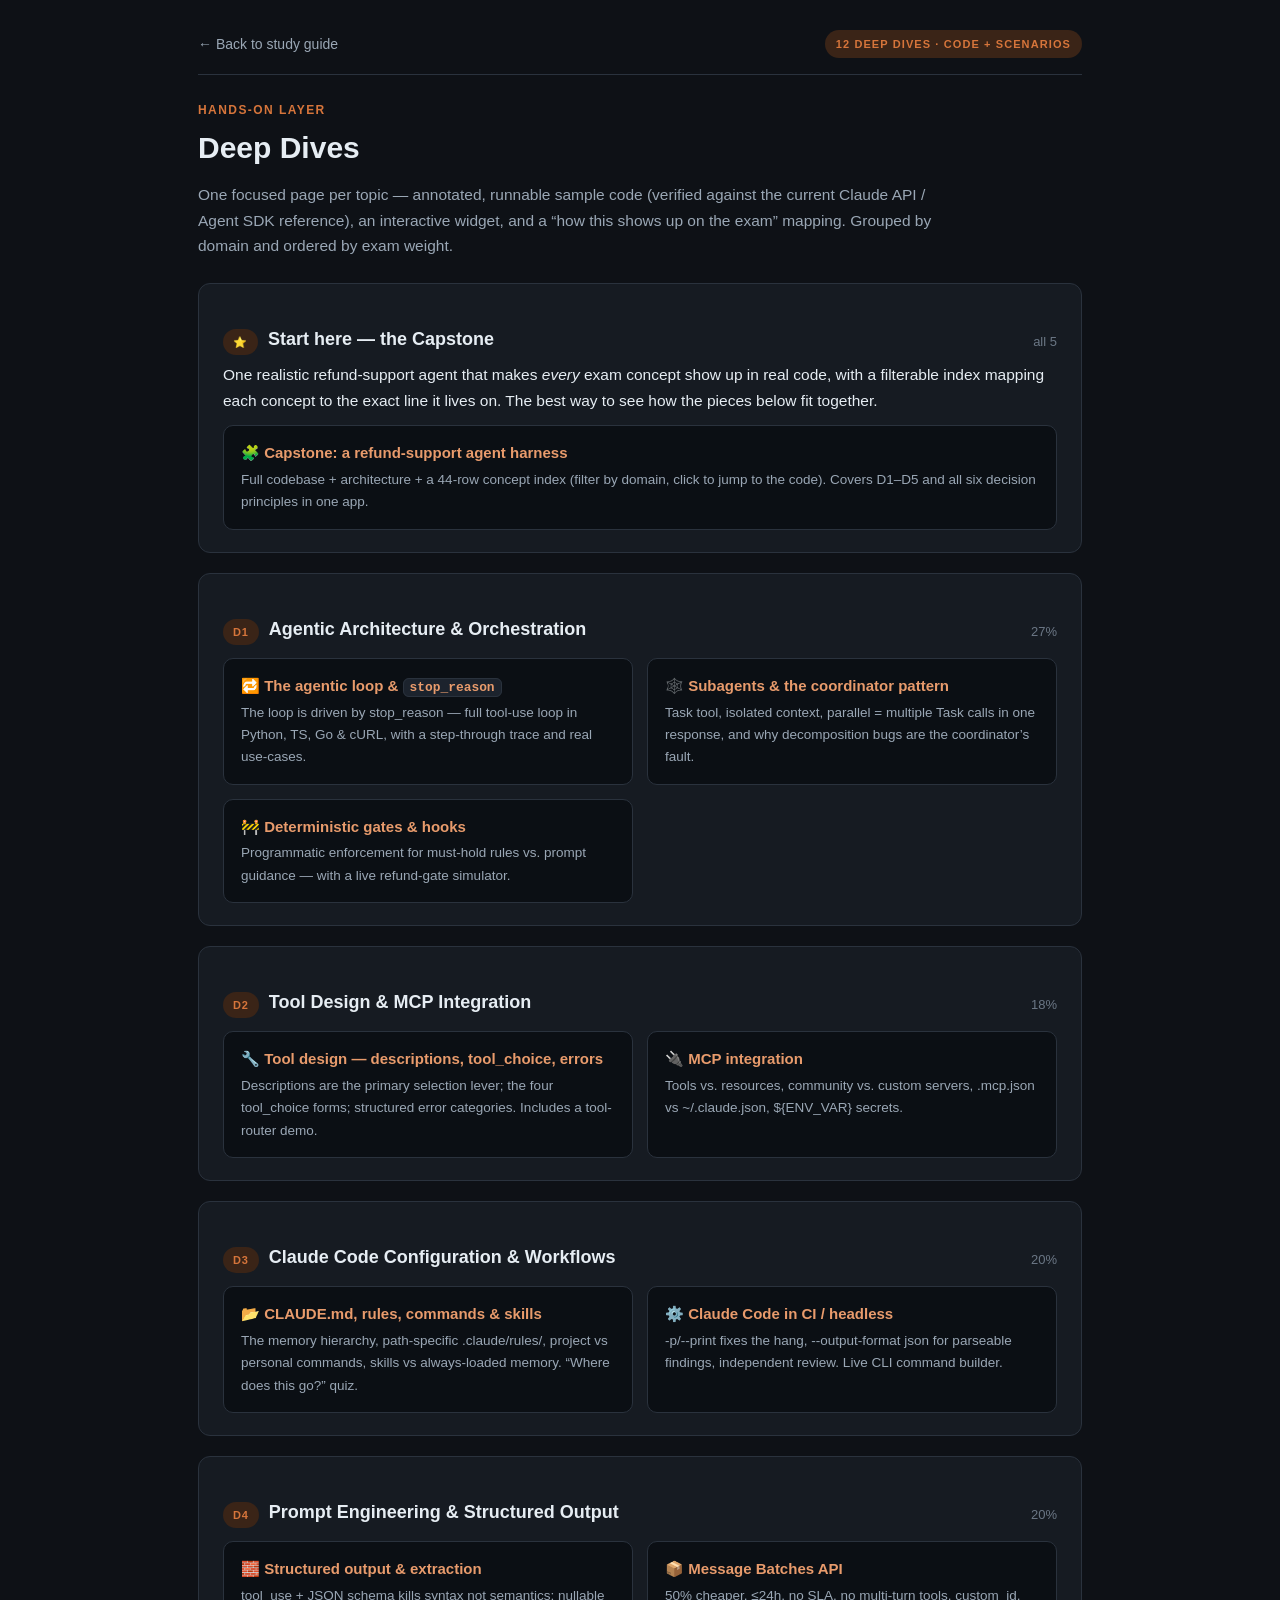
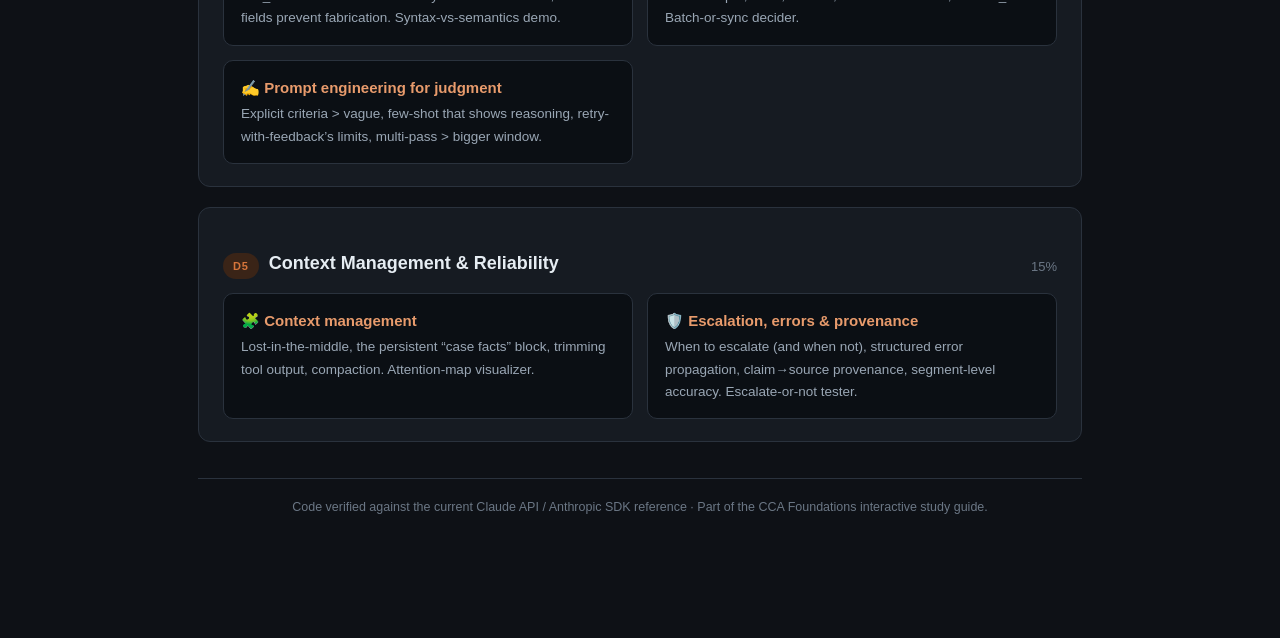
<file: deep-dives.html>
<!DOCTYPE html>
<html lang="en">
<head>
<meta charset="UTF-8">
<meta name="viewport" content="width=device-width, initial-scale=1.0">
<title>Deep Dives — code &amp; scenarios · CCA Foundations</title>
<link rel="stylesheet" href="assets/deepdive.css">
<style>
  .ddgrid{display:grid;grid-template-columns:1fr 1fr;gap:14px;margin-top:12px}
  @media(max-width:760px){.ddgrid{grid-template-columns:1fr}}
  a.dd{display:block;background:#0b0f14;border:1px solid var(--border);border-radius:10px;
    padding:15px 17px;transition:.15s;text-decoration:none}
  a.dd:hover{border-color:var(--accent);transform:translateY(-2px);text-decoration:none}
  a.dd .t{color:var(--accent-2);font-weight:700;font-size:15px}
  a.dd .d{color:var(--muted);font-size:13.5px;margin-top:3px}
  .domhead{display:flex;align-items:center;gap:10px;margin:22px 0 2px}
  .domhead .tag{font-size:11px;font-weight:700;letter-spacing:.08em;text-transform:uppercase;
    color:var(--accent);background:var(--accent-soft);padding:4px 10px;border-radius:99px}
  .domhead h2{font-size:18px}
  .domhead .w{margin-left:auto;color:var(--dim);font-size:13px}
</style>
</head>
<body>
<div class="main">
  <div class="topbar">
    <a class="back" href="index.html">← Back to study guide</a>
    <span class="badge">12 deep dives · code + scenarios</span>
  </div>

  <div class="pagehead">
    <div class="eyebrow">Hands-on layer</div>
    <h1>Deep Dives</h1>
    <p>One focused page per topic — annotated, runnable sample code (verified against the current Claude API /
       Agent SDK reference), an interactive widget, and a “how this shows up on the exam” mapping. Grouped by domain
       and ordered by exam weight.</p>
  </div>

  <div class="card">
    <div class="domhead"><span class="tag">⭐</span><h2>Start here — the Capstone</h2><span class="w">all 5</span></div>
    <p class="lead" style="margin:6px 0 12px">One realistic refund-support agent that makes <em>every</em> exam concept show up in real code, with a filterable index mapping each concept to the exact line it lives on. The best way to see how the pieces below fit together.</p>
    <a class="dd" href="capstone.html"><div class="t">🧩 Capstone: a refund-support agent harness</div><div class="d">Full codebase + architecture + a 44-row concept index (filter by domain, click to jump to the code). Covers D1–D5 and all six decision principles in one app.</div></a>
  </div>

  <div class="card">
    <div class="domhead"><span class="tag">D1</span><h2>Agentic Architecture &amp; Orchestration</h2><span class="w">27%</span></div>
    <div class="ddgrid">
      <a class="dd" href="stop-reason.html"><div class="t">🔁 The agentic loop &amp; <code>stop_reason</code></div><div class="d">The loop is driven by stop_reason — full tool-use loop in Python, TS, Go &amp; cURL, with a step-through trace and real use-cases.</div></a>
      <a class="dd" href="subagents.html"><div class="t">🕸️ Subagents &amp; the coordinator pattern</div><div class="d">Task tool, isolated context, parallel = multiple Task calls in one response, and why decomposition bugs are the coordinator’s fault.</div></a>
      <a class="dd" href="hooks-gates.html"><div class="t">🚧 Deterministic gates &amp; hooks</div><div class="d">Programmatic enforcement for must-hold rules vs. prompt guidance — with a live refund-gate simulator.</div></a>
    </div>
  </div>

  <div class="card">
    <div class="domhead"><span class="tag">D2</span><h2>Tool Design &amp; MCP Integration</h2><span class="w">18%</span></div>
    <div class="ddgrid">
      <a class="dd" href="tool-design.html"><div class="t">🔧 Tool design — descriptions, tool_choice, errors</div><div class="d">Descriptions are the primary selection lever; the four tool_choice forms; structured error categories. Includes a tool-router demo.</div></a>
      <a class="dd" href="mcp.html"><div class="t">🔌 MCP integration</div><div class="d">Tools vs. resources, community vs. custom servers, .mcp.json vs ~/.claude.json, ${ENV_VAR} secrets.</div></a>
    </div>
  </div>

  <div class="card">
    <div class="domhead"><span class="tag">D3</span><h2>Claude Code Configuration &amp; Workflows</h2><span class="w">20%</span></div>
    <div class="ddgrid">
      <a class="dd" href="claude-md.html"><div class="t">📂 CLAUDE.md, rules, commands &amp; skills</div><div class="d">The memory hierarchy, path-specific .claude/rules/, project vs personal commands, skills vs always-loaded memory. “Where does this go?” quiz.</div></a>
      <a class="dd" href="claude-code-ci.html"><div class="t">⚙️ Claude Code in CI / headless</div><div class="d">-p/--print fixes the hang, --output-format json for parseable findings, independent review. Live CLI command builder.</div></a>
    </div>
  </div>

  <div class="card">
    <div class="domhead"><span class="tag">D4</span><h2>Prompt Engineering &amp; Structured Output</h2><span class="w">20%</span></div>
    <div class="ddgrid">
      <a class="dd" href="structured-output.html"><div class="t">🧱 Structured output &amp; extraction</div><div class="d">tool_use + JSON schema kills syntax not semantics; nullable fields prevent fabrication. Syntax-vs-semantics demo.</div></a>
      <a class="dd" href="batches.html"><div class="t">📦 Message Batches API</div><div class="d">50% cheaper, ≤24h, no SLA, no multi-turn tools, custom_id. Batch-or-sync decider.</div></a>
      <a class="dd" href="prompt-engineering.html"><div class="t">✍️ Prompt engineering for judgment</div><div class="d">Explicit criteria &gt; vague, few-shot that shows reasoning, retry-with-feedback’s limits, multi-pass &gt; bigger window.</div></a>
    </div>
  </div>

  <div class="card">
    <div class="domhead"><span class="tag">D5</span><h2>Context Management &amp; Reliability</h2><span class="w">15%</span></div>
    <div class="ddgrid">
      <a class="dd" href="context-management.html"><div class="t">🧩 Context management</div><div class="d">Lost-in-the-middle, the persistent “case facts” block, trimming tool output, compaction. Attention-map visualizer.</div></a>
      <a class="dd" href="reliability.html"><div class="t">🛡️ Escalation, errors &amp; provenance</div><div class="d">When to escalate (and when not), structured error propagation, claim→source provenance, segment-level accuracy. Escalate-or-not tester.</div></a>
    </div>
  </div>

  <div class="footer">
    Code verified against the current Claude API / Anthropic SDK reference · Part of the CCA Foundations interactive study guide.
  </div>
</div>
</body>
</html>
</file>
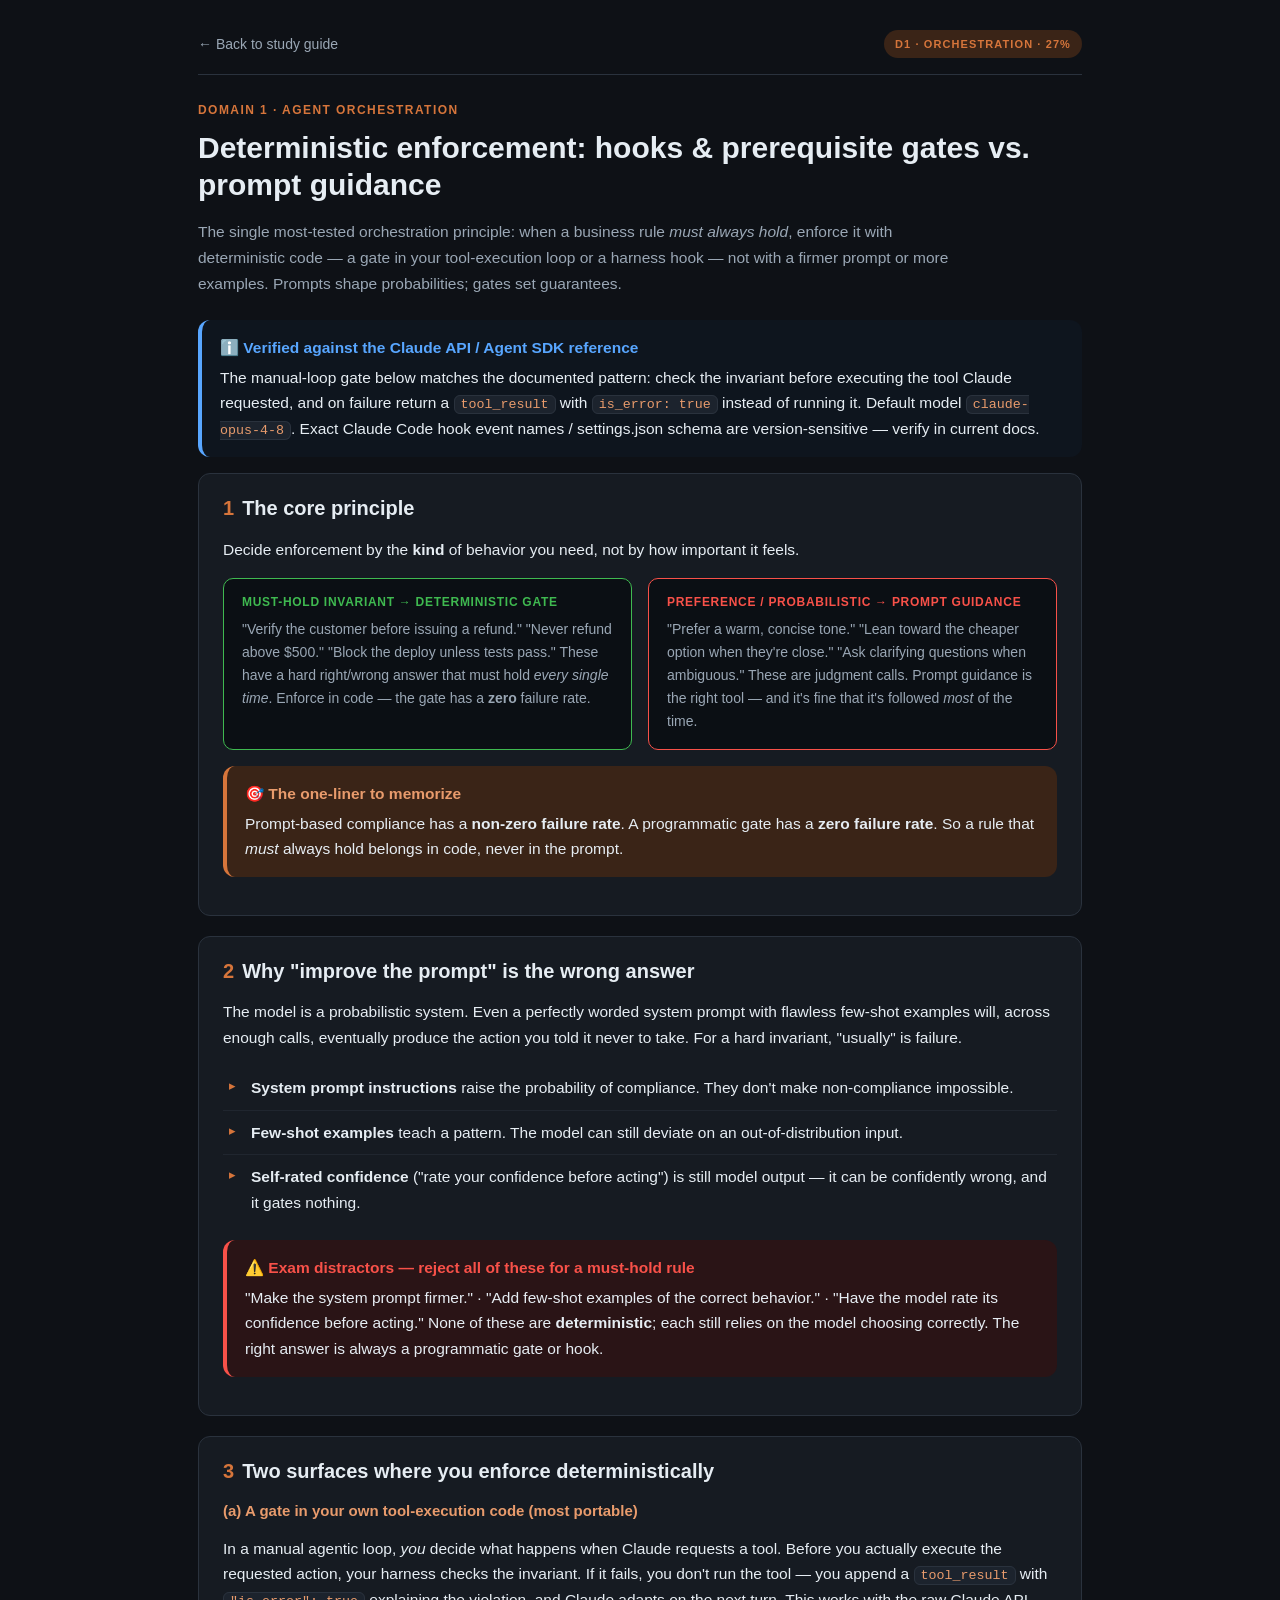
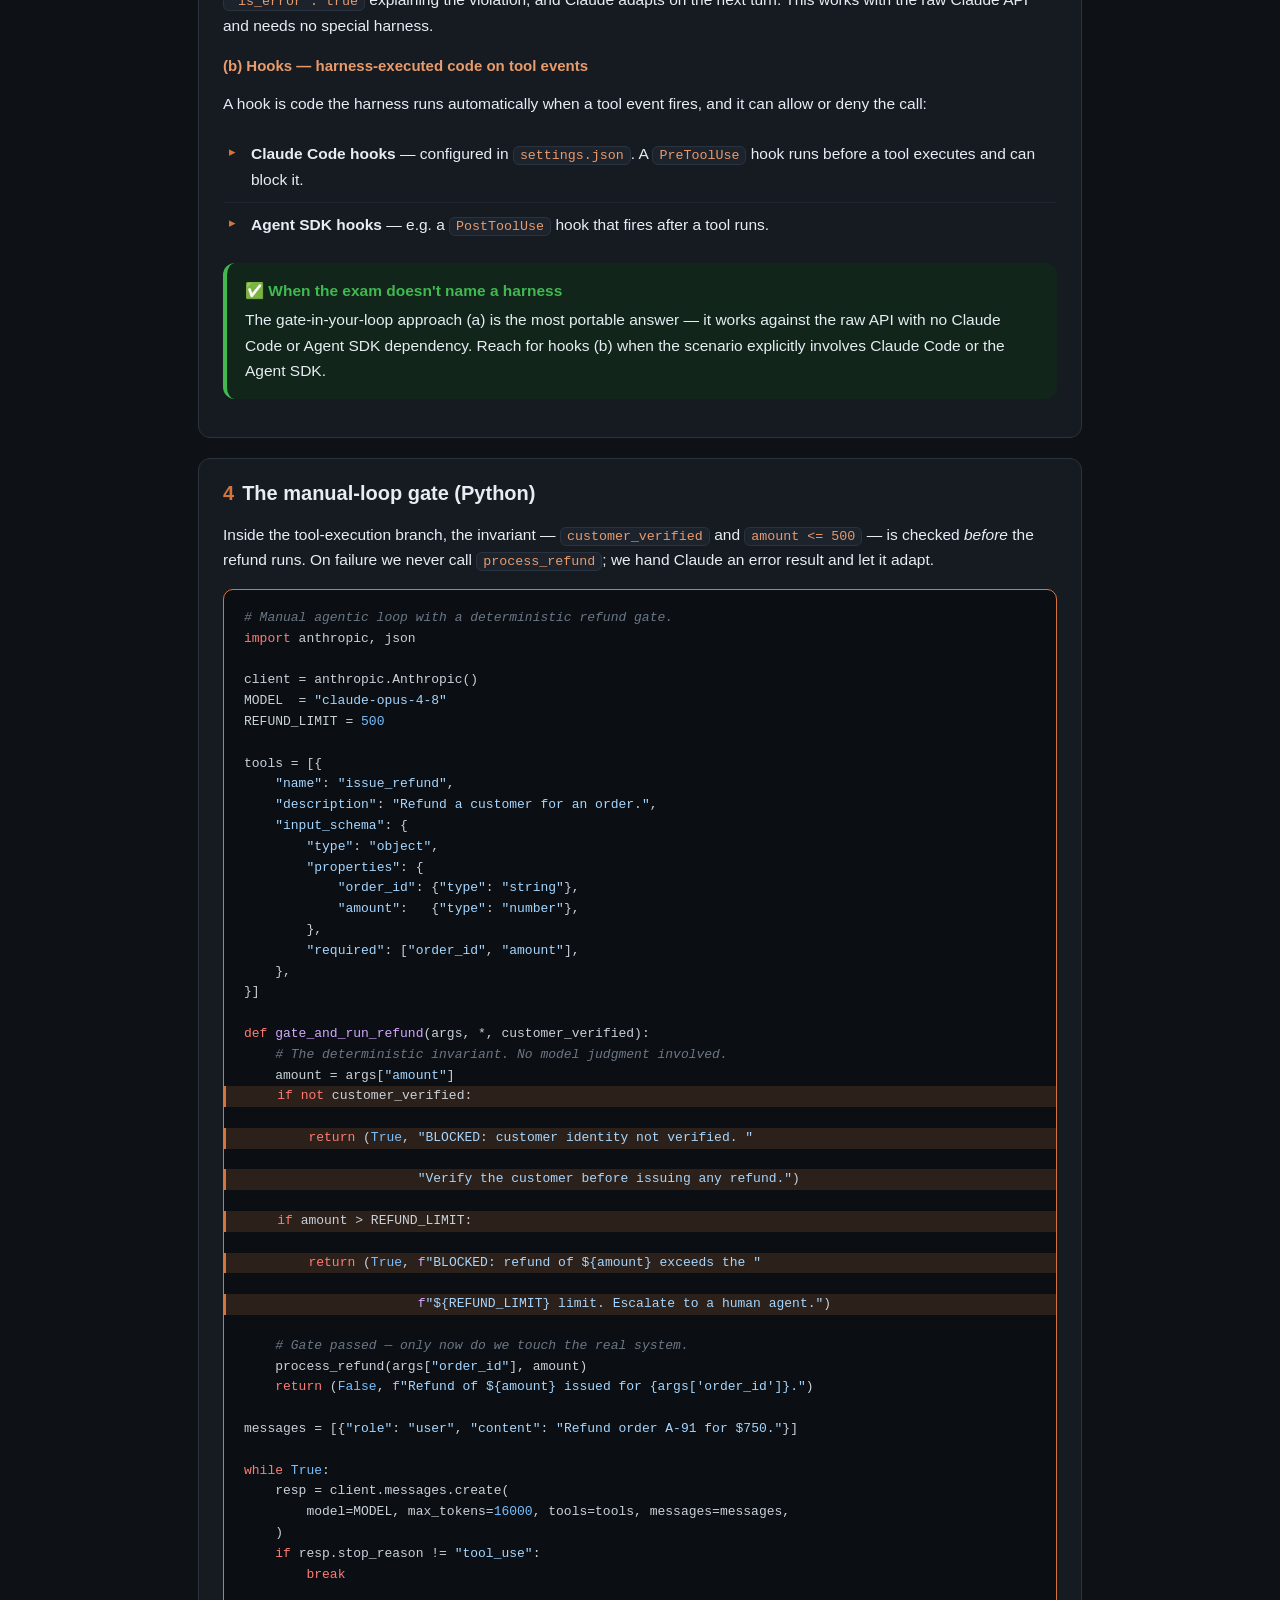
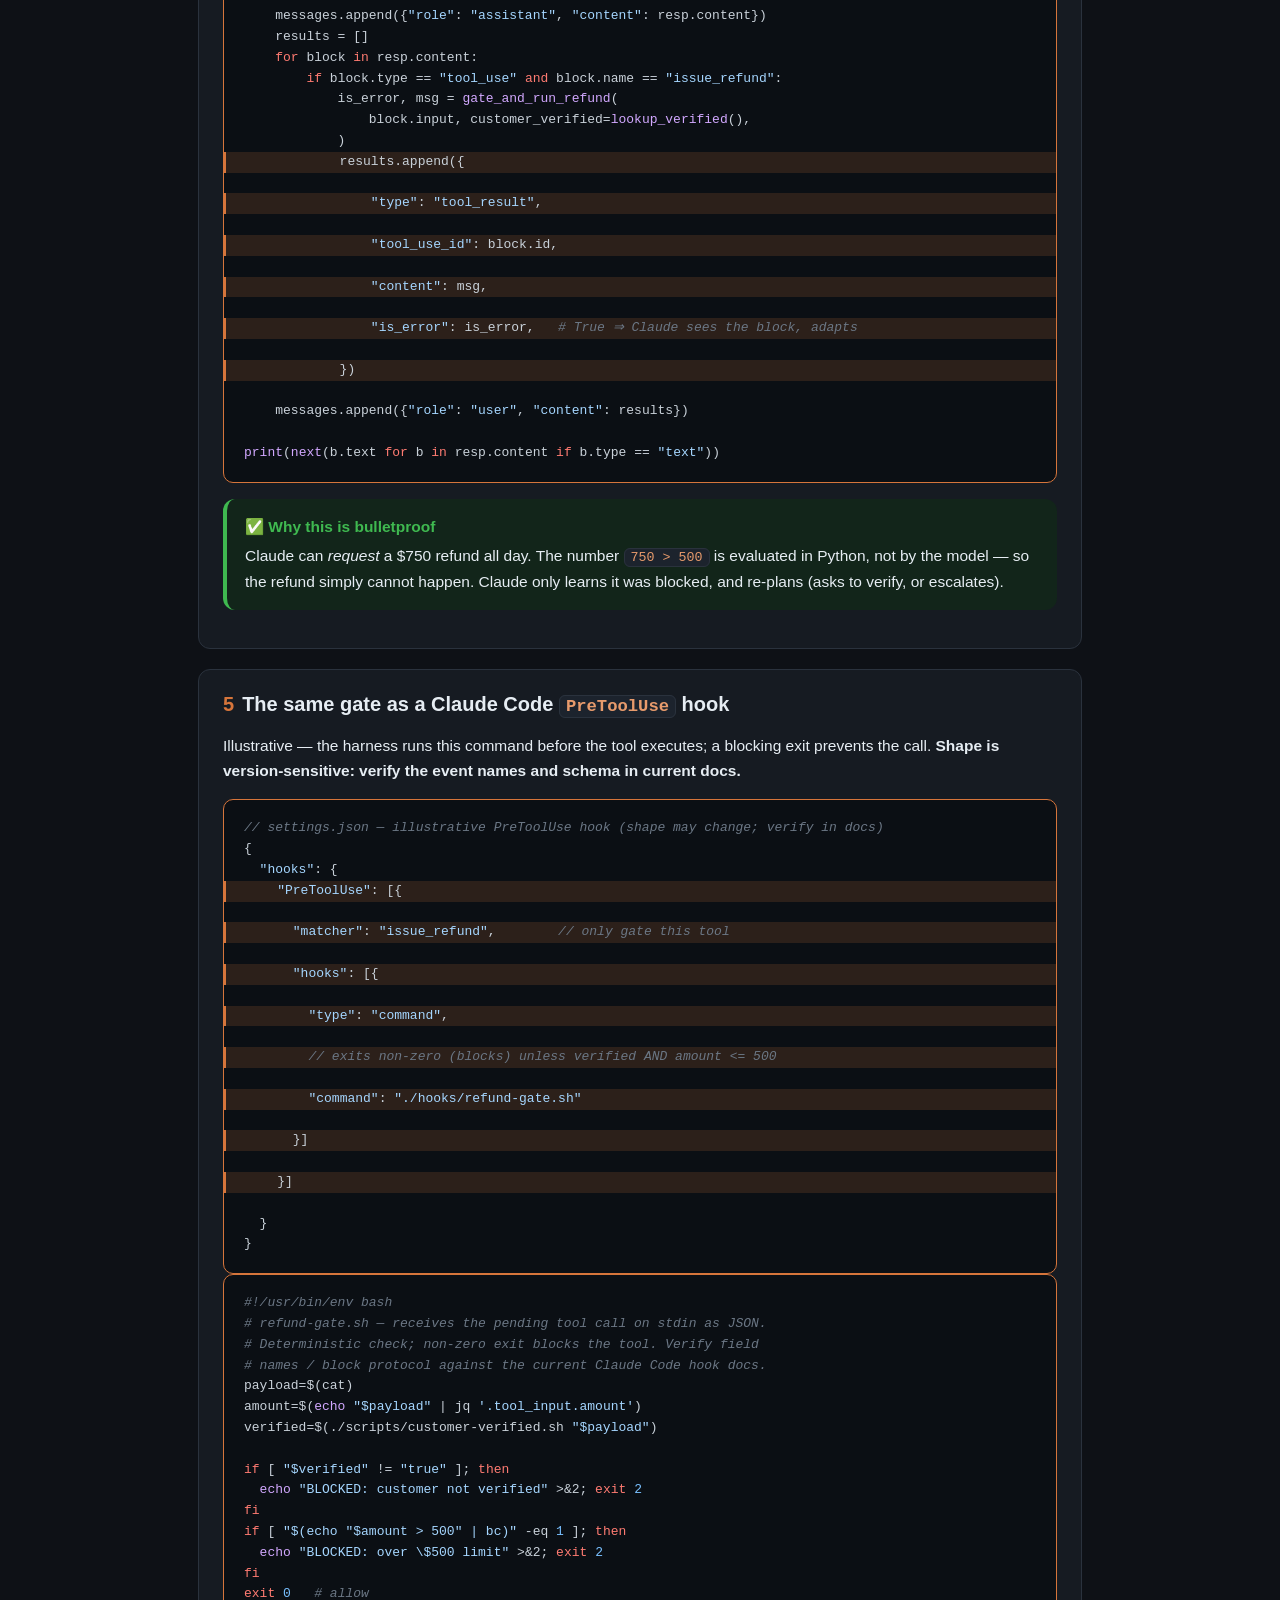
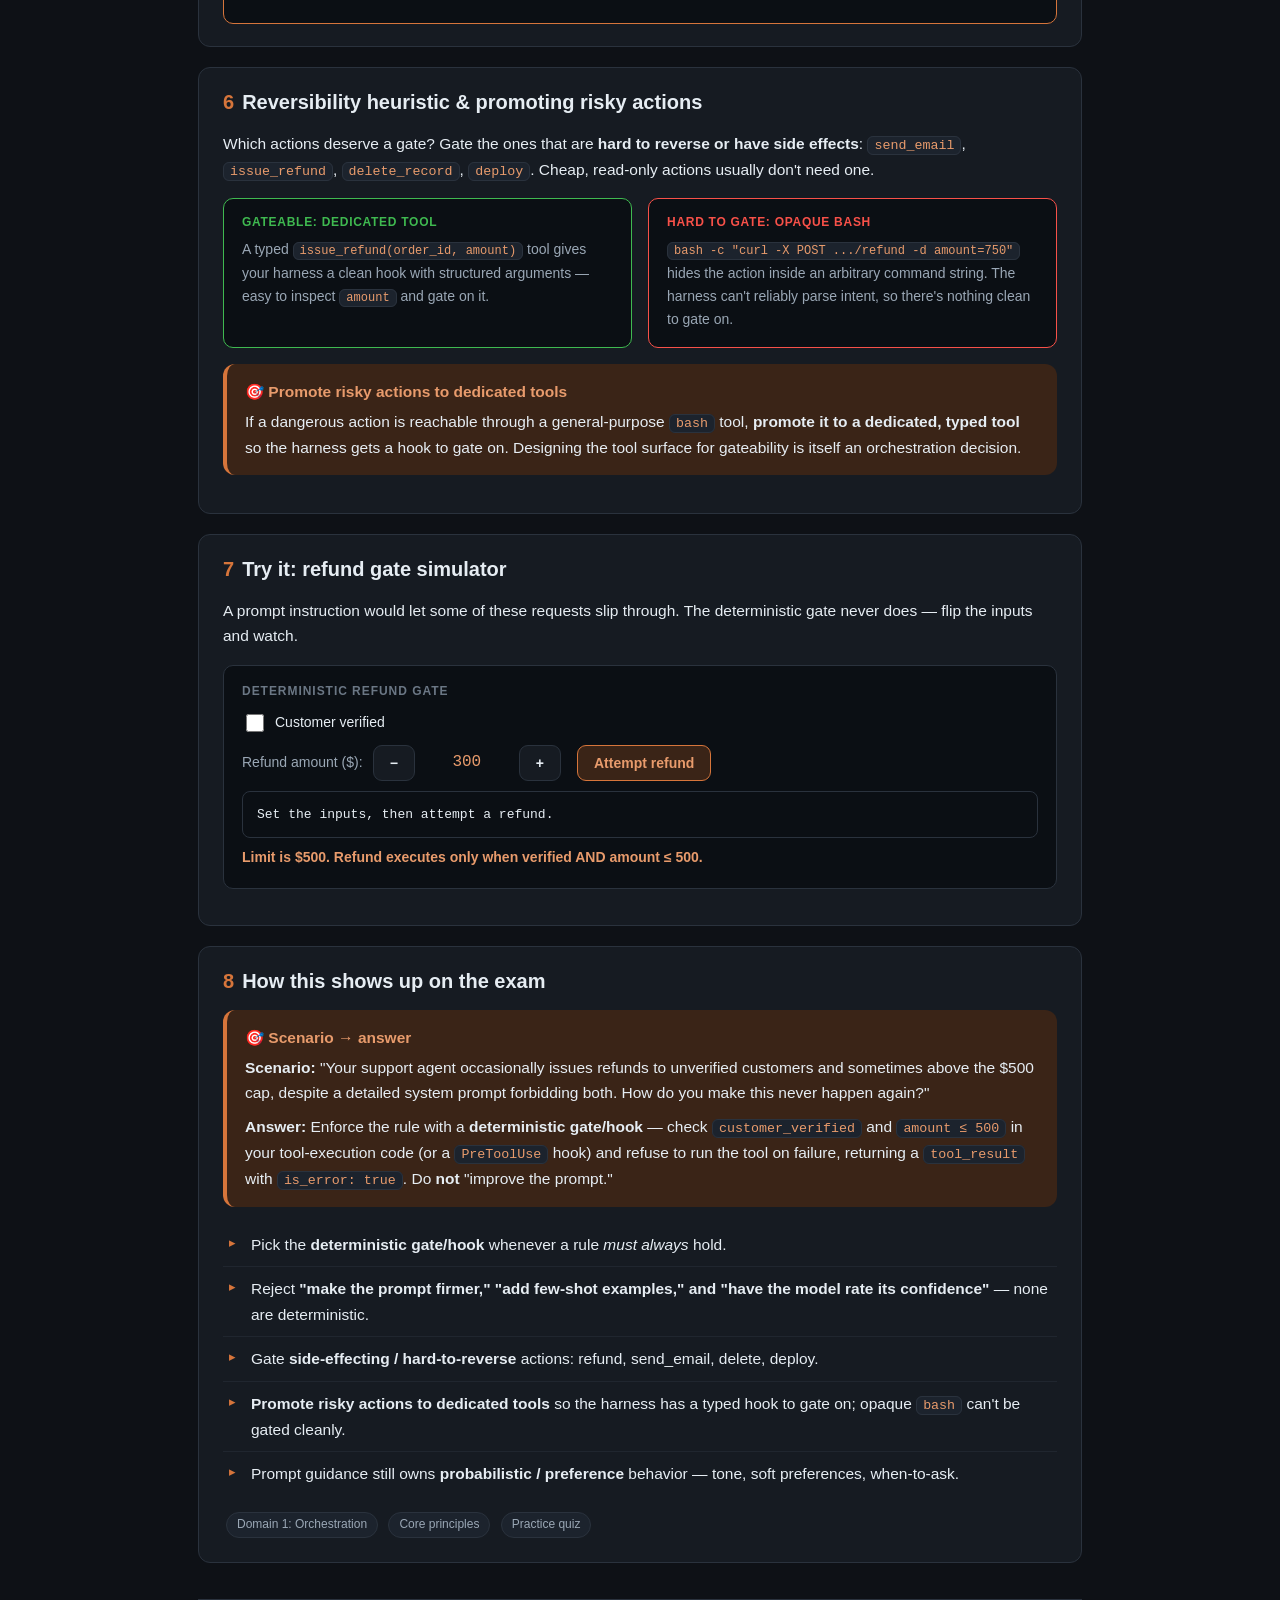
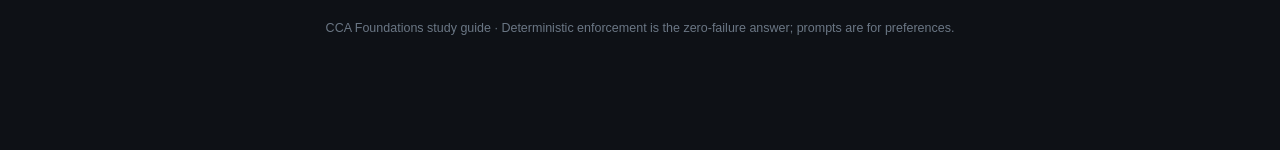
<file: hooks-gates.html>
<!DOCTYPE html>
<html lang="en">
<head>
<meta charset="UTF-8">
<meta name="viewport" content="width=device-width, initial-scale=1.0">
<title>Deterministic enforcement — hooks &amp; gates vs. prompt guidance · CCA Foundations</title>
<link rel="stylesheet" href="assets/deepdive.css">
</head>
<body>
<div class="main">
  <div class="topbar">
    <a class="back" href="index.html">← Back to study guide</a>
    <span class="badge">D1 · Orchestration · 27%</span>
  </div>

  <div class="pagehead">
    <div class="eyebrow">Domain 1 · Agent Orchestration</div>
    <h1>Deterministic enforcement: hooks &amp; prerequisite gates vs. prompt guidance</h1>
    <p>The single most-tested orchestration principle: when a business rule <em>must always hold</em>, enforce it with deterministic code — a gate in your tool-execution loop or a harness hook — not with a firmer prompt or more examples. Prompts shape probabilities; gates set guarantees.</p>
  </div>

  <div class="callout note">
    <div class="h">ℹ️ Verified against the Claude API / Agent SDK reference</div>
    <p>The manual-loop gate below matches the documented pattern: check the invariant before executing the tool Claude requested, and on failure return a <code>tool_result</code> with <code>is_error: true</code> instead of running it. Default model <code>claude-opus-4-8</code>. Exact Claude Code hook event names / settings.json schema are version-sensitive — verify in current docs.</p>
  </div>

  <div class="card">
    <h2><span class="n">1</span>The core principle</h2>
    <p class="lead">Decide enforcement by the <b>kind</b> of behavior you need, not by how important it feels.</p>
    <div class="grid2">
      <div class="compare good">
        <h4>Must-hold invariant → deterministic gate</h4>
        <p>"Verify the customer before issuing a refund." "Never refund above $500." "Block the deploy unless tests pass." These have a hard right/wrong answer that must hold <em>every single time</em>. Enforce in code — the gate has a <b>zero</b> failure rate.</p>
      </div>
      <div class="compare bad">
        <h4>Preference / probabilistic → prompt guidance</h4>
        <p>"Prefer a warm, concise tone." "Lean toward the cheaper option when they're close." "Ask clarifying questions when ambiguous." These are judgment calls. Prompt guidance is the right tool — and it's fine that it's followed <em>most</em> of the time.</p>
      </div>
    </div>
    <div class="callout key">
      <div class="h">🎯 The one-liner to memorize</div>
      <p>Prompt-based compliance has a <b>non-zero failure rate</b>. A programmatic gate has a <b>zero failure rate</b>. So a rule that <em>must</em> always hold belongs in code, never in the prompt.</p>
    </div>
  </div>

  <div class="card">
    <h2><span class="n">2</span>Why "improve the prompt" is the wrong answer</h2>
    <p>The model is a probabilistic system. Even a perfectly worded system prompt with flawless few-shot examples will, across enough calls, eventually produce the action you told it never to take. For a hard invariant, "usually" is failure.</p>
    <ul class="clean">
      <li><b>System prompt instructions</b> raise the probability of compliance. They don't make non-compliance impossible.</li>
      <li><b>Few-shot examples</b> teach a pattern. The model can still deviate on an out-of-distribution input.</li>
      <li><b>Self-rated confidence</b> ("rate your confidence before acting") is still model output — it can be confidently wrong, and it gates nothing.</li>
    </ul>
    <div class="callout warn">
      <div class="h">⚠️ Exam distractors — reject all of these for a must-hold rule</div>
      <p>"Make the system prompt firmer." · "Add few-shot examples of the correct behavior." · "Have the model rate its confidence before acting." None of these are <b>deterministic</b>; each still relies on the model choosing correctly. The right answer is always a programmatic gate or hook.</p>
    </div>
  </div>

  <div class="card">
    <h2><span class="n">3</span>Two surfaces where you enforce deterministically</h2>

    <h3>(a) A gate in your own tool-execution code (most portable)</h3>
    <p>In a manual agentic loop, <em>you</em> decide what happens when Claude requests a tool. Before you actually execute the requested action, your harness checks the invariant. If it fails, you don't run the tool — you append a <code>tool_result</code> with <code>"is_error": true</code> explaining the violation, and Claude adapts on the next turn. This works with the raw Claude API and needs no special harness.</p>

    <h3>(b) Hooks — harness-executed code on tool events</h3>
    <p>A hook is code the harness runs automatically when a tool event fires, and it can allow or deny the call:</p>
    <ul class="clean">
      <li><b>Claude Code hooks</b> — configured in <code>settings.json</code>. A <code>PreToolUse</code> hook runs before a tool executes and can block it.</li>
      <li><b>Agent SDK hooks</b> — e.g. a <code>PostToolUse</code> hook that fires after a tool runs.</li>
    </ul>
    <div class="callout tip">
      <div class="h">✅ When the exam doesn't name a harness</div>
      <p>The gate-in-your-loop approach (a) is the most portable answer — it works against the raw API with no Claude Code or Agent SDK dependency. Reach for hooks (b) when the scenario explicitly involves Claude Code or the Agent SDK.</p>
    </div>
  </div>

  <div class="card">
    <h2><span class="n">4</span>The manual-loop gate (Python)</h2>
    <p class="lead">Inside the tool-execution branch, the invariant — <code>customer_verified</code> and <code>amount &lt;= 500</code> — is checked <em>before</em> the refund runs. On failure we never call <code>process_refund</code>; we hand Claude an error result and let it adapt.</p>
    <div class="codewrap solo"><pre><code><span class="cm"># Manual agentic loop with a deterministic refund gate.</span>
<span class="kw">import</span> anthropic, json

client = anthropic.Anthropic()
MODEL  = <span class="st">"claude-opus-4-8"</span>
REFUND_LIMIT = <span class="nm">500</span>

tools = [{
    <span class="st">"name"</span>: <span class="st">"issue_refund"</span>,
    <span class="st">"description"</span>: <span class="st">"Refund a customer for an order."</span>,
    <span class="st">"input_schema"</span>: {
        <span class="st">"type"</span>: <span class="st">"object"</span>,
        <span class="st">"properties"</span>: {
            <span class="st">"order_id"</span>: {<span class="st">"type"</span>: <span class="st">"string"</span>},
            <span class="st">"amount"</span>:   {<span class="st">"type"</span>: <span class="st">"number"</span>},
        },
        <span class="st">"required"</span>: [<span class="st">"order_id"</span>, <span class="st">"amount"</span>],
    },
}]

<span class="kw">def</span> <span class="fn">gate_and_run_refund</span>(args, *, customer_verified):
    <span class="cm"># The deterministic invariant. No model judgment involved.</span>
    amount = args[<span class="st">"amount"</span>]
<span class="hl">    <span class="kw">if</span> <span class="kw">not</span> customer_verified:</span>
<span class="hl">        <span class="kw">return</span> (<span class="nm">True</span>, <span class="st">"BLOCKED: customer identity not verified. "</span></span>
<span class="hl">                      <span class="st">"Verify the customer before issuing any refund."</span>)</span>
<span class="hl">    <span class="kw">if</span> amount &gt; REFUND_LIMIT:</span>
<span class="hl">        <span class="kw">return</span> (<span class="nm">True</span>, <span class="fn">f</span><span class="st">"BLOCKED: refund of ${amount} exceeds the "</span></span>
<span class="hl">                      <span class="fn">f</span><span class="st">"${REFUND_LIMIT} limit. Escalate to a human agent."</span>)</span>
    <span class="cm"># Gate passed — only now do we touch the real system.</span>
    process_refund(args[<span class="st">"order_id"</span>], amount)
    <span class="kw">return</span> (<span class="nm">False</span>, <span class="fn">f</span><span class="st">"Refund of ${amount} issued for {args['order_id']}."</span>)

messages = [{<span class="st">"role"</span>: <span class="st">"user"</span>, <span class="st">"content"</span>: <span class="st">"Refund order A-91 for $750."</span>}]

<span class="kw">while</span> <span class="nm">True</span>:
    resp = client.messages.create(
        model=MODEL, max_tokens=<span class="nm">16000</span>, tools=tools, messages=messages,
    )
    <span class="kw">if</span> resp.stop_reason != <span class="st">"tool_use"</span>:
        <span class="kw">break</span>

    messages.append({<span class="st">"role"</span>: <span class="st">"assistant"</span>, <span class="st">"content"</span>: resp.content})
    results = []
    <span class="kw">for</span> block <span class="kw">in</span> resp.content:
        <span class="kw">if</span> block.type == <span class="st">"tool_use"</span> <span class="kw">and</span> block.name == <span class="st">"issue_refund"</span>:
            is_error, msg = <span class="fn">gate_and_run_refund</span>(
                block.input, customer_verified=<span class="fn">lookup_verified</span>(),
            )
<span class="hl">            results.append({</span>
<span class="hl">                <span class="st">"type"</span>: <span class="st">"tool_result"</span>,</span>
<span class="hl">                <span class="st">"tool_use_id"</span>: block.id,</span>
<span class="hl">                <span class="st">"content"</span>: msg,</span>
<span class="hl">                <span class="st">"is_error"</span>: is_error,   <span class="cm"># True ⇒ Claude sees the block, adapts</span></span>
<span class="hl">            })</span>
    messages.append({<span class="st">"role"</span>: <span class="st">"user"</span>, <span class="st">"content"</span>: results})

<span class="fn">print</span>(<span class="fn">next</span>(b.text <span class="kw">for</span> b <span class="kw">in</span> resp.content <span class="kw">if</span> b.type == <span class="st">"text"</span>))</code></pre></div>
    <div class="callout tip">
      <div class="h">✅ Why this is bulletproof</div>
      <p>Claude can <em>request</em> a $750 refund all day. The number <code>750 &gt; 500</code> is evaluated in Python, not by the model — so the refund simply cannot happen. Claude only learns it was blocked, and re-plans (asks to verify, or escalates).</p>
    </div>
  </div>

  <div class="card">
    <h2><span class="n">5</span>The same gate as a Claude Code <code>PreToolUse</code> hook</h2>
    <p class="lead">Illustrative — the harness runs this command before the tool executes; a blocking exit prevents the call. <b>Shape is version-sensitive: verify the event names and schema in current docs.</b></p>
    <div class="codewrap solo"><pre><code><span class="cm">// settings.json — illustrative PreToolUse hook (shape may change; verify in docs)</span>
{
  <span class="st">"hooks"</span>: {
<span class="hl">    <span class="st">"PreToolUse"</span>: [{</span>
<span class="hl">      <span class="st">"matcher"</span>: <span class="st">"issue_refund"</span>,        <span class="cm">// only gate this tool</span></span>
<span class="hl">      <span class="st">"hooks"</span>: [{</span>
<span class="hl">        <span class="st">"type"</span>: <span class="st">"command"</span>,</span>
<span class="hl">        <span class="cm">// exits non-zero (blocks) unless verified AND amount &lt;= 500</span></span>
<span class="hl">        <span class="st">"command"</span>: <span class="st">"./hooks/refund-gate.sh"</span></span>
<span class="hl">      }]</span>
<span class="hl">    }]</span>
  }
}</code></pre></div>
    <div class="codewrap solo"><pre><code><span class="cm">#!/usr/bin/env bash</span>
<span class="cm"># refund-gate.sh — receives the pending tool call on stdin as JSON.</span>
<span class="cm"># Deterministic check; non-zero exit blocks the tool. Verify field</span>
<span class="cm"># names / block protocol against the current Claude Code hook docs.</span>
payload=$(cat)
amount=$(<span class="fn">echo</span> <span class="st">"$payload"</span> | jq <span class="st">'.tool_input.amount'</span>)
verified=$(./scripts/customer-verified.sh <span class="st">"$payload"</span>)

<span class="kw">if</span> [ <span class="st">"$verified"</span> != <span class="st">"true"</span> ]; <span class="kw">then</span>
  <span class="fn">echo</span> <span class="st">"BLOCKED: customer not verified"</span> &gt;&amp;2; <span class="kw">exit</span> <span class="nm">2</span>
<span class="kw">fi</span>
<span class="kw">if</span> [ <span class="st">"$(echo "$amount &gt; 500" | bc)"</span> -eq <span class="nm">1</span> ]; <span class="kw">then</span>
  <span class="fn">echo</span> <span class="st">"BLOCKED: over \$500 limit"</span> &gt;&amp;2; <span class="kw">exit</span> <span class="nm">2</span>
<span class="kw">fi</span>
<span class="kw">exit</span> <span class="nm">0</span>   <span class="cm"># allow</span></code></pre></div>
  </div>

  <div class="card">
    <h2><span class="n">6</span>Reversibility heuristic &amp; promoting risky actions</h2>
    <p>Which actions deserve a gate? Gate the ones that are <b>hard to reverse or have side effects</b>: <code>send_email</code>, <code>issue_refund</code>, <code>delete_record</code>, <code>deploy</code>. Cheap, read-only actions usually don't need one.</p>
    <div class="grid2">
      <div class="compare good">
        <h4>Gateable: dedicated tool</h4>
        <p>A typed <code>issue_refund(order_id, amount)</code> tool gives your harness a clean hook with structured arguments — easy to inspect <code>amount</code> and gate on it.</p>
      </div>
      <div class="compare bad">
        <h4>Hard to gate: opaque bash</h4>
        <p><code>bash -c "curl -X POST .../refund -d amount=750"</code> hides the action inside an arbitrary command string. The harness can't reliably parse intent, so there's nothing clean to gate on.</p>
      </div>
    </div>
    <div class="callout key">
      <div class="h">🎯 Promote risky actions to dedicated tools</div>
      <p>If a dangerous action is reachable through a general-purpose <code>bash</code> tool, <b>promote it to a dedicated, typed tool</b> so the harness gets a hook to gate on. Designing the tool surface for gateability is itself an orchestration decision.</p>
    </div>
  </div>

  <div class="card">
    <h2><span class="n">7</span>Try it: refund gate simulator</h2>
    <p class="lead">A prompt instruction would let some of these requests slip through. The deterministic gate never does — flip the inputs and watch.</p>
    <div class="demo">
      <h4>Deterministic refund gate</h4>
      <div class="btnrow">
        <label class="toggle"><input type="checkbox" id="verified"> Customer verified</label>
      </div>
      <div class="btnrow">
        <span style="color:var(--muted);font-size:14px">Refund amount&nbsp;($):</span>
        <button class="btn" id="dec">−</button>
        <span id="amt" style="font-family:var(--mono);min-width:84px;text-align:center;font-size:16px;color:var(--accent-2)">300</span>
        <button class="btn" id="inc">+</button>
        <button class="btn active" id="attempt" style="margin-left:6px">Attempt refund</button>
      </div>
      <div class="out" id="out">Set the inputs, then attempt a refund.</div>
      <div class="narrate" id="cap">Limit is $500. Refund executes only when verified AND amount ≤ 500.</div>
    </div>
  </div>

  <div class="card">
    <h2><span class="n">8</span>How this shows up on the exam</h2>
    <div class="callout key">
      <div class="h">🎯 Scenario → answer</div>
      <p><b>Scenario:</b> "Your support agent occasionally issues refunds to unverified customers and sometimes above the $500 cap, despite a detailed system prompt forbidding both. How do you make this never happen again?"</p>
      <p style="margin-top:8px"><b>Answer:</b> Enforce the rule with a <b>deterministic gate/hook</b> — check <code>customer_verified</code> and <code>amount ≤ 500</code> in your tool-execution code (or a <code>PreToolUse</code> hook) and refuse to run the tool on failure, returning a <code>tool_result</code> with <code>is_error: true</code>. Do <b>not</b> "improve the prompt."</p>
    </div>
    <ul class="clean">
      <li>Pick the <b>deterministic gate/hook</b> whenever a rule <em>must always</em> hold.</li>
      <li>Reject <b>"make the prompt firmer," "add few-shot examples," and "have the model rate its confidence"</b> — none are deterministic.</li>
      <li>Gate <b>side-effecting / hard-to-reverse</b> actions: refund, send_email, delete, deploy.</li>
      <li><b>Promote risky actions to dedicated tools</b> so the harness has a typed hook to gate on; opaque <code>bash</code> can't be gated cleanly.</li>
      <li>Prompt guidance still owns <b>probabilistic / preference</b> behavior — tone, soft preferences, when-to-ask.</li>
    </ul>
    <div style="margin-top:14px">
      <a class="pill" href="index.html#d1">Domain 1: Orchestration</a>
      <a class="pill" href="index.html#principles">Core principles</a>
      <a class="pill" href="index.html#quiz">Practice quiz</a>
    </div>
  </div>

  <div class="footer">CCA Foundations study guide · Deterministic enforcement is the zero-failure answer; prompts are for preferences.</div>
</div>

<script>
  (function () {
    var amount = 300;
    var LIMIT = 500;
    var amtEl = document.getElementById("amt");
    var verEl = document.getElementById("verified");
    var out = document.getElementById("out");

    function render() {
      amtEl.textContent = amount;
    }

    function attempt() {
      var verified = verEl.checked;
      var ok = verified && amount <= LIMIT;
      if (ok) {
        out.className = "out good";
        out.textContent = "✓ Gate passed — refund of $" + amount + " executed.";
      } else {
        var reasons = [];
        if (!verified) reasons.push("customer not verified");
        if (amount > LIMIT) reasons.push("over $" + LIMIT + " limit");
        out.className = "out bad";
        out.textContent = "✗ Blocked: " + reasons.join(" / ") + ".";
      }
    }

    document.getElementById("inc").addEventListener("click", function () {
      amount += 50; render();
    });
    document.getElementById("dec").addEventListener("click", function () {
      amount = Math.max(0, amount - 50); render();
    });
    document.getElementById("attempt").addEventListener("click", attempt);
    verEl.addEventListener("change", attempt);

    render();
  })();
</script>
</body>
</html>
</file>
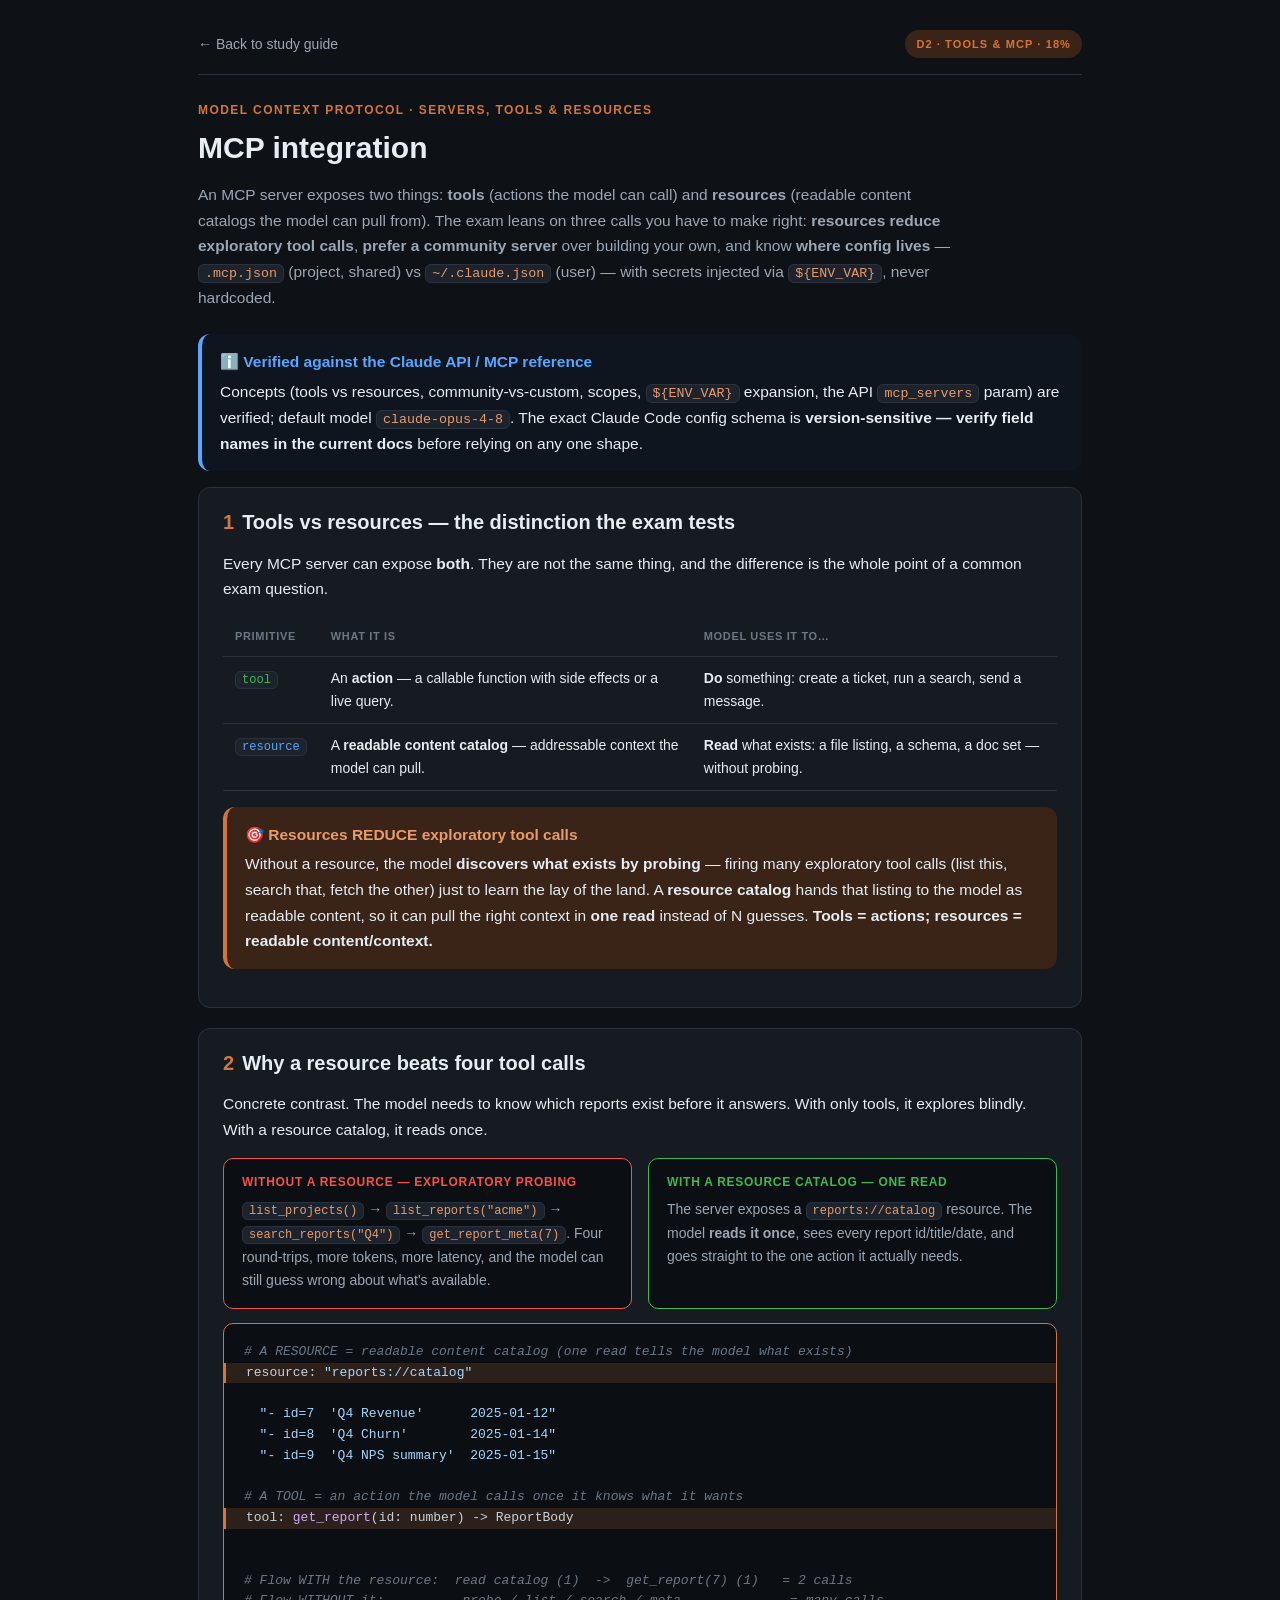
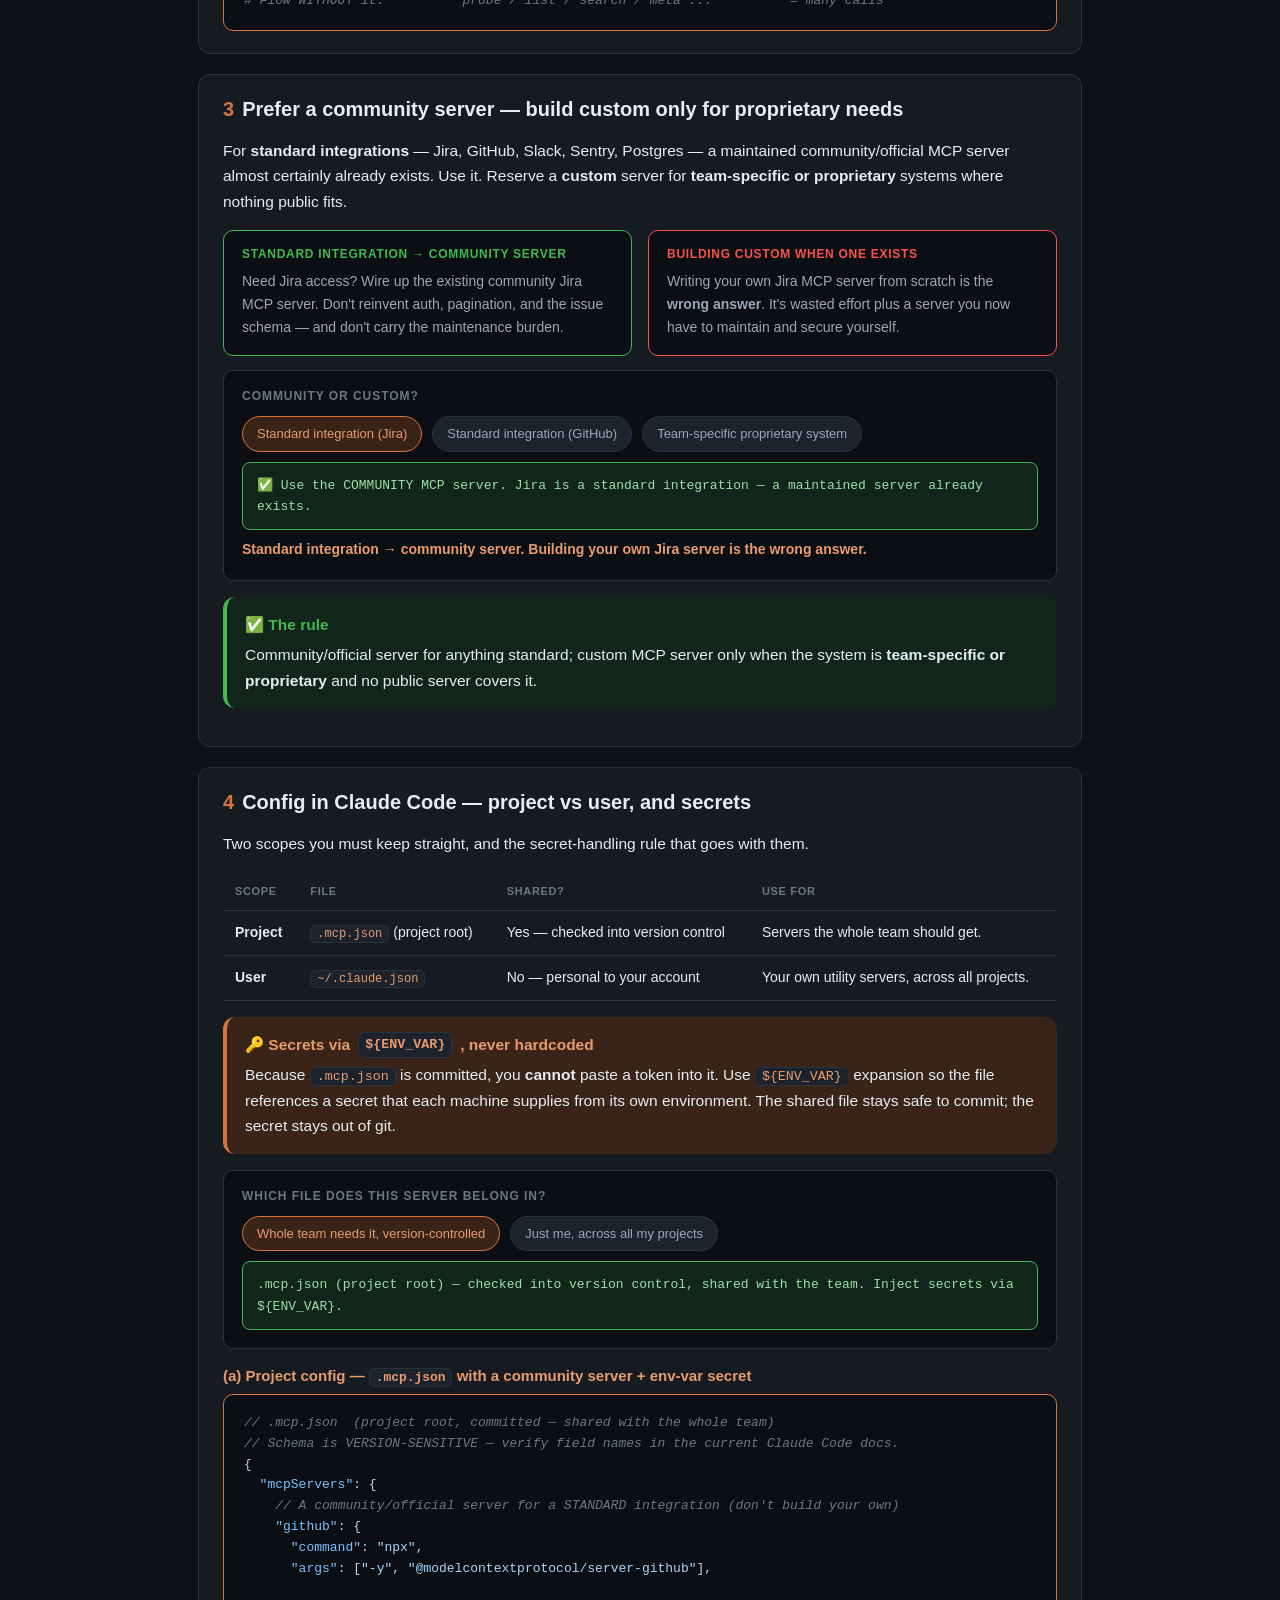
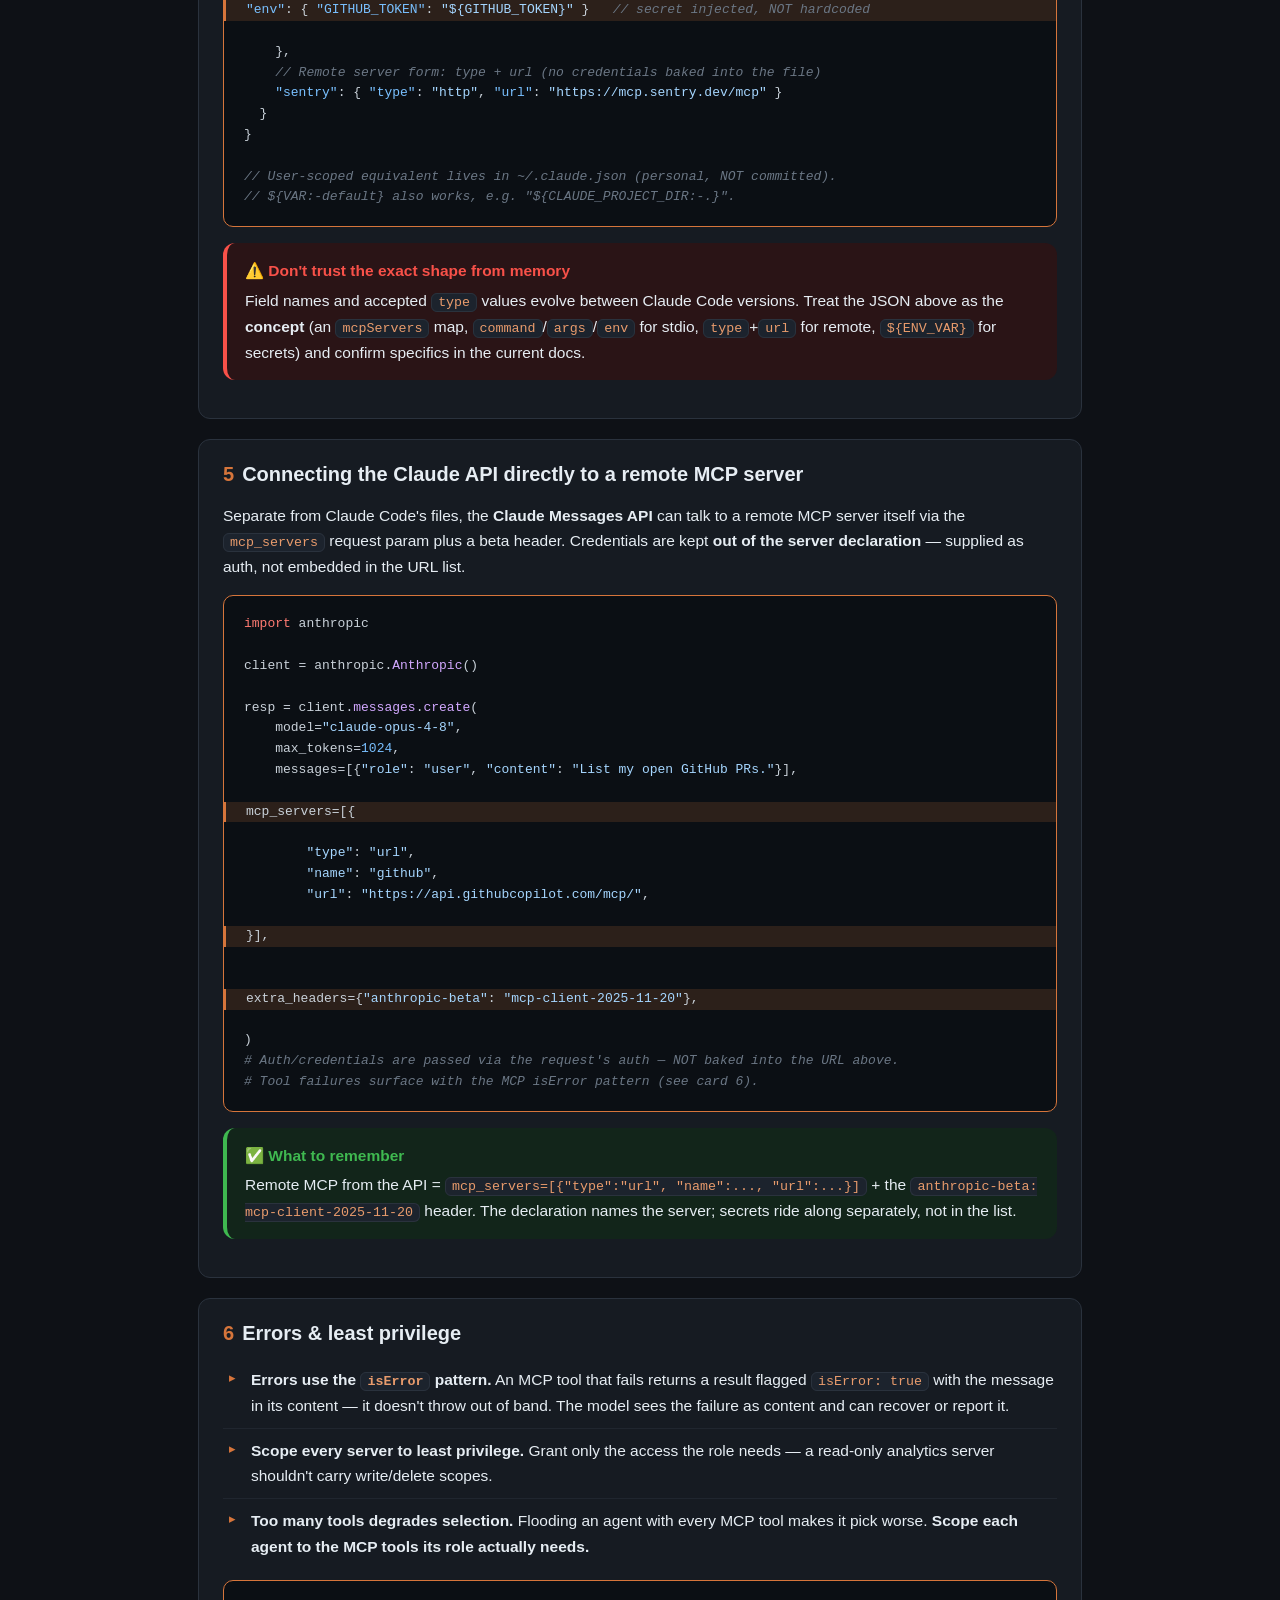
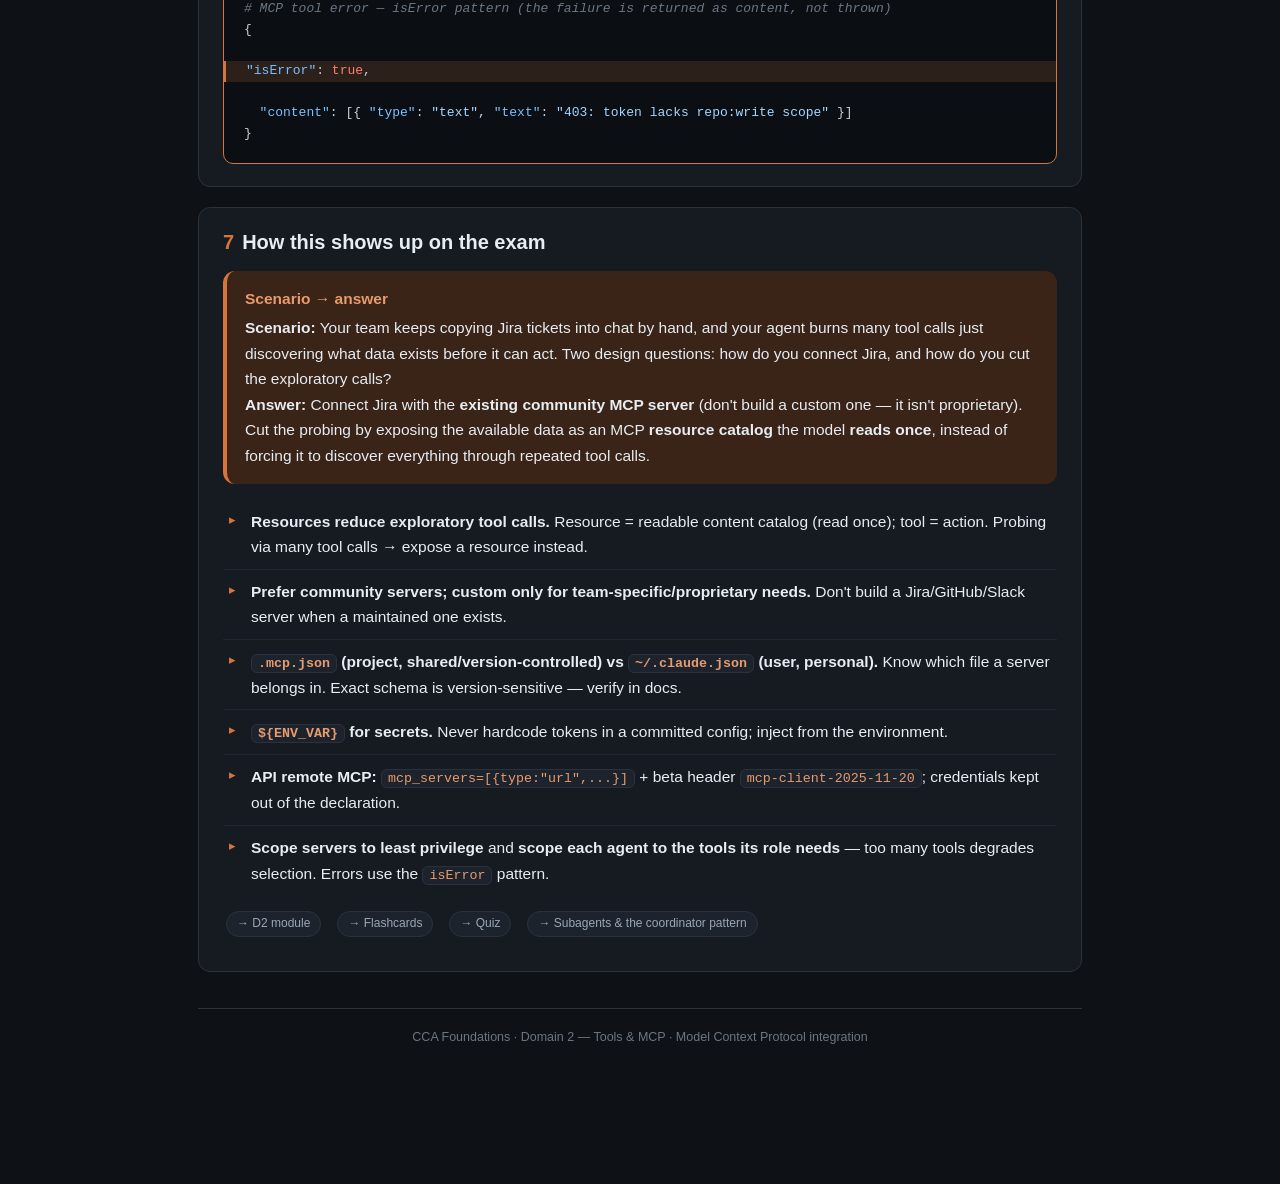
<file: mcp.html>
<!DOCTYPE html>
<html lang="en">
<head>
<meta charset="UTF-8">
<meta name="viewport" content="width=device-width, initial-scale=1.0">
<title>MCP integration — tools, resources &amp; config · CCA Foundations</title>
<link rel="stylesheet" href="assets/deepdive.css">
</head>
<body>
<div class="main">
  <div class="topbar">
    <a class="back" href="index.html">← Back to study guide</a>
    <span class="badge">D2 · Tools &amp; MCP · 18%</span>
  </div>

  <div class="pagehead">
    <div class="eyebrow">Model Context Protocol · servers, tools &amp; resources</div>
    <h1>MCP integration</h1>
    <p>An MCP server exposes two things: <b>tools</b> (actions the model can call) and <b>resources</b>
       (readable content catalogs the model can pull from). The exam leans on three calls you have to
       make right: <b>resources reduce exploratory tool calls</b>, <b>prefer a community server</b> over
       building your own, and know <b>where config lives</b> — <code>.mcp.json</code> (project, shared) vs
       <code>~/.claude.json</code> (user) — with secrets injected via <code>${ENV_VAR}</code>, never hardcoded.</p>
  </div>

  <div class="callout note">
    <div class="h">ℹ️ Verified against the Claude API / MCP reference</div>
    <p>Concepts (tools vs resources, community-vs-custom, scopes, <code>${ENV_VAR}</code> expansion, the API
       <code>mcp_servers</code> param) are verified; default model <code>claude-opus-4-8</code>. The exact
       Claude Code config schema is <b>version-sensitive — verify field names in the current docs</b> before
       relying on any one shape.</p>
  </div>

  <div class="card">
    <h2><span class="n">1</span>Tools vs resources — the distinction the exam tests</h2>
    <p class="lead">Every MCP server can expose <b>both</b>. They are not the same thing, and the difference
       is the whole point of a common exam question.</p>

    <table>
      <thead><tr><th>Primitive</th><th>What it is</th><th>Model uses it to…</th></tr></thead>
      <tbody>
        <tr class="row-stop"><td><code>tool</code></td><td>An <b>action</b> — a callable function with side effects or a live query.</td><td><b>Do</b> something: create a ticket, run a search, send a message.</td></tr>
        <tr class="row-pause"><td><code>resource</code></td><td>A <b>readable content catalog</b> — addressable context the model can pull.</td><td><b>Read</b> what exists: a file listing, a schema, a doc set — without probing.</td></tr>
      </tbody>
    </table>

    <div class="callout key">
      <div class="h">🎯 Resources REDUCE exploratory tool calls</div>
      <p>Without a resource, the model <b>discovers what exists by probing</b> — firing many exploratory tool
         calls (list this, search that, fetch the other) just to learn the lay of the land. A <b>resource
         catalog</b> hands that listing to the model as readable content, so it can pull the right context in
         <b>one read</b> instead of N guesses. <b>Tools = actions; resources = readable content/context.</b></p>
    </div>
  </div>

  <div class="card">
    <h2><span class="n">2</span>Why a resource beats four tool calls</h2>
    <p class="lead">Concrete contrast. The model needs to know which reports exist before it answers. With only
       tools, it explores blindly. With a resource catalog, it reads once.</p>

    <div class="grid2">
      <div class="compare bad">
        <h4>Without a resource — exploratory probing</h4>
        <p><code>list_projects()</code> → <code>list_reports("acme")</code> → <code>search_reports("Q4")</code>
           → <code>get_report_meta(7)</code>. Four round-trips, more tokens, more latency, and the model can
           still guess wrong about what's available.</p>
      </div>
      <div class="compare good">
        <h4>With a resource catalog — one read</h4>
        <p>The server exposes a <code>reports://catalog</code> resource. The model <b>reads it once</b>, sees
           every report id/title/date, and goes straight to the one action it actually needs.</p>
      </div>
    </div>

    <div class="codewrap solo"><pre><code><span class="cm"># A RESOURCE = readable content catalog (one read tells the model what exists)</span>
<span class="hl">resource: <span class="st">"reports://catalog"</span></span>
  <span class="st">"- id=7  'Q4 Revenue'      2025-01-12"</span>
  <span class="st">"- id=8  'Q4 Churn'        2025-01-14"</span>
  <span class="st">"- id=9  'Q4 NPS summary'  2025-01-15"</span>

<span class="cm"># A TOOL = an action the model calls once it knows what it wants</span>
<span class="hl">tool: <span class="fn">get_report</span>(id: number) -&gt; ReportBody</span>

<span class="cm"># Flow WITH the resource:  read catalog (1)  ->  get_report(7) (1)   = 2 calls</span>
<span class="cm"># Flow WITHOUT it:          probe / list / search / meta ...          = many calls</span></code></pre></div>
  </div>

  <div class="card">
    <h2><span class="n">3</span>Prefer a community server — build custom only for proprietary needs</h2>
    <p class="lead">For <b>standard integrations</b> — Jira, GitHub, Slack, Sentry, Postgres — a maintained
       community/official MCP server almost certainly already exists. Use it. Reserve a <b>custom</b> server
       for <b>team-specific or proprietary</b> systems where nothing public fits.</p>

    <div class="grid2">
      <div class="compare good">
        <h4>Standard integration → community server</h4>
        <p>Need Jira access? Wire up the existing community Jira MCP server. Don't reinvent auth, pagination,
           and the issue schema — and don't carry the maintenance burden.</p>
      </div>
      <div class="compare bad">
        <h4>Building custom when one exists</h4>
        <p>Writing your own Jira MCP server from scratch is the <b>wrong answer</b>. It's wasted effort plus a
           server you now have to maintain and secure yourself.</p>
      </div>
    </div>

    <div class="demo">
      <h4>Community or custom?</h4>
      <div class="btnrow">
        <span class="chip active" id="cJira" role="button" tabindex="0">Standard integration (Jira)</span>
        <span class="chip" id="cGithub" role="button" tabindex="0">Standard integration (GitHub)</span>
        <span class="chip" id="cTeam" role="button" tabindex="0">Team-specific proprietary system</span>
      </div>
      <div class="out" id="ccOut"></div>
      <div class="narrate" id="ccNarrate"></div>
    </div>

    <div class="callout tip">
      <div class="h">✅ The rule</div>
      <p>Community/official server for anything standard; custom MCP server only when the system is
         <b>team-specific or proprietary</b> and no public server covers it.</p>
    </div>
  </div>

  <div class="card">
    <h2><span class="n">4</span>Config in Claude Code — project vs user, and secrets</h2>
    <p class="lead">Two scopes you must keep straight, and the secret-handling rule that goes with them.</p>

    <table>
      <thead><tr><th>Scope</th><th>File</th><th>Shared?</th><th>Use for</th></tr></thead>
      <tbody>
        <tr class="row-stop"><td><b>Project</b></td><td><code>.mcp.json</code> (project root)</td><td>Yes — checked into version control</td><td>Servers the whole team should get.</td></tr>
        <tr class="row-pause"><td><b>User</b></td><td><code>~/.claude.json</code></td><td>No — personal to your account</td><td>Your own utility servers, across all projects.</td></tr>
      </tbody>
    </table>

    <div class="callout key">
      <div class="h">🔑 Secrets via <code>${ENV_VAR}</code>, never hardcoded</div>
      <p>Because <code>.mcp.json</code> is committed, you <b>cannot</b> paste a token into it. Use
         <code>${ENV_VAR}</code> expansion so the file references a secret that each machine supplies from its
         own environment. The shared file stays safe to commit; the secret stays out of git.</p>
    </div>

    <div class="demo">
      <h4>Which file does this server belong in?</h4>
      <div class="btnrow">
        <span class="chip active" id="sTeam" role="button" tabindex="0">Whole team needs it, version-controlled</span>
        <span class="chip" id="sPersonal" role="button" tabindex="0">Just me, across all my projects</span>
      </div>
      <div class="out" id="scopeOut"></div>
    </div>

    <h3>(a) Project config — <code>.mcp.json</code> with a community server + env-var secret</h3>
    <div class="codewrap solo"><pre><code><span class="cm">// .mcp.json  (project root, committed — shared with the whole team)</span>
<span class="cm">// Schema is VERSION-SENSITIVE — verify field names in the current Claude Code docs.</span>
{
  <span class="nm">"mcpServers"</span>: {
    <span class="cm">// A community/official server for a STANDARD integration (don't build your own)</span>
    <span class="nm">"github"</span>: {
      <span class="nm">"command"</span>: <span class="st">"npx"</span>,
      <span class="nm">"args"</span>: [<span class="st">"-y"</span>, <span class="st">"@modelcontextprotocol/server-github"</span>],
      <span class="hl"><span class="nm">"env"</span>: { <span class="nm">"GITHUB_TOKEN"</span>: <span class="st">"${GITHUB_TOKEN}"</span> }   <span class="cm">// secret injected, NOT hardcoded</span></span>
    },
    <span class="cm">// Remote server form: type + url (no credentials baked into the file)</span>
    <span class="nm">"sentry"</span>: { <span class="nm">"type"</span>: <span class="st">"http"</span>, <span class="nm">"url"</span>: <span class="st">"https://mcp.sentry.dev/mcp"</span> }
  }
}

<span class="cm">// User-scoped equivalent lives in ~/.claude.json (personal, NOT committed).</span>
<span class="cm">// ${VAR:-default} also works, e.g. "${CLAUDE_PROJECT_DIR:-.}".</span></code></pre></div>

    <div class="callout warn">
      <div class="h">⚠️ Don't trust the exact shape from memory</div>
      <p>Field names and accepted <code>type</code> values evolve between Claude Code versions. Treat the JSON
         above as the <b>concept</b> (an <code>mcpServers</code> map, <code>command</code>/<code>args</code>/<code>env</code>
         for stdio, <code>type</code>+<code>url</code> for remote, <code>${ENV_VAR}</code> for secrets) and
         confirm specifics in the current docs.</p>
    </div>
  </div>

  <div class="card">
    <h2><span class="n">5</span>Connecting the Claude API directly to a remote MCP server</h2>
    <p class="lead">Separate from Claude Code's files, the <b>Claude Messages API</b> can talk to a remote MCP
       server itself via the <code>mcp_servers</code> request param plus a beta header. Credentials are kept
       <b>out of the server declaration</b> — supplied as auth, not embedded in the URL list.</p>

    <div class="codewrap solo"><pre><code><span class="kw">import</span> anthropic

client = anthropic.<span class="fn">Anthropic</span>()

resp = client.<span class="fn">messages</span>.<span class="fn">create</span>(
    model=<span class="st">"claude-opus-4-8"</span>,
    max_tokens=<span class="nm">1024</span>,
    messages=[{<span class="st">"role"</span>: <span class="st">"user"</span>, <span class="st">"content"</span>: <span class="st">"List my open GitHub PRs."</span>}],
    <span class="hl">mcp_servers=[{</span>
        <span class="st">"type"</span>: <span class="st">"url"</span>,
        <span class="st">"name"</span>: <span class="st">"github"</span>,
        <span class="st">"url"</span>: <span class="st">"https://api.githubcopilot.com/mcp/"</span>,
    <span class="hl">}],</span>
    <span class="hl">extra_headers={<span class="st">"anthropic-beta"</span>: <span class="st">"mcp-client-2025-11-20"</span>},</span>
)
<span class="cm"># Auth/credentials are passed via the request's auth — NOT baked into the URL above.</span>
<span class="cm"># Tool failures surface with the MCP isError pattern (see card 6).</span></code></pre></div>

    <div class="callout tip">
      <div class="h">✅ What to remember</div>
      <p>Remote MCP from the API = <code>mcp_servers=[{"type":"url", "name":..., "url":...}]</code> + the
         <code>anthropic-beta: mcp-client-2025-11-20</code> header. The declaration names the server; secrets
         ride along separately, not in the list.</p>
    </div>
  </div>

  <div class="card">
    <h2><span class="n">6</span>Errors &amp; least privilege</h2>
    <ul class="clean">
      <li><b>Errors use the <code>isError</code> pattern.</b> An MCP tool that fails returns a result flagged
          <code>isError: true</code> with the message in its content — it doesn't throw out of band. The model
          sees the failure as content and can recover or report it.</li>
      <li><b>Scope every server to least privilege.</b> Grant only the access the role needs — a read-only
          analytics server shouldn't carry write/delete scopes.</li>
      <li><b>Too many tools degrades selection.</b> Flooding an agent with every MCP tool makes it pick worse.
          <b>Scope each agent to the MCP tools its role actually needs.</b></li>
    </ul>

    <div class="codewrap solo"><pre><code><span class="cm"># MCP tool error — isError pattern (the failure is returned as content, not thrown)</span>
{
  <span class="hl"><span class="nm">"isError"</span>: <span class="kw">true</span>,</span>
  <span class="nm">"content"</span>: [{ <span class="nm">"type"</span>: <span class="st">"text"</span>, <span class="nm">"text"</span>: <span class="st">"403: token lacks repo:write scope"</span> }]
}</code></pre></div>
  </div>

  <div class="card">
    <h2><span class="n">7</span>How this shows up on the exam</h2>

    <div class="callout key">
      <div class="h">Scenario → answer</div>
      <p><b>Scenario:</b> Your team keeps copying Jira tickets into chat by hand, and your agent burns many
         tool calls just discovering what data exists before it can act. Two design questions: how do you
         connect Jira, and how do you cut the exploratory calls?<br>
         <b>Answer:</b> Connect Jira with the <b>existing community MCP server</b> (don't build a custom one —
         it isn't proprietary). Cut the probing by exposing the available data as an MCP <b>resource catalog</b>
         the model <b>reads once</b>, instead of forcing it to discover everything through repeated tool calls.</p>
    </div>

    <ul class="clean">
      <li><b>Resources reduce exploratory tool calls.</b> Resource = readable content catalog (read once); tool = action. Probing via many tool calls → expose a resource instead.</li>
      <li><b>Prefer community servers; custom only for team-specific/proprietary needs.</b> Don't build a Jira/GitHub/Slack server when a maintained one exists.</li>
      <li><b><code>.mcp.json</code> (project, shared/version-controlled) vs <code>~/.claude.json</code> (user, personal).</b> Know which file a server belongs in. Exact schema is version-sensitive — verify in docs.</li>
      <li><b><code>${ENV_VAR}</code> for secrets.</b> Never hardcode tokens in a committed config; inject from the environment.</li>
      <li><b>API remote MCP:</b> <code>mcp_servers=[{type:"url",...}]</code> + beta header <code>mcp-client-2025-11-20</code>; credentials kept out of the declaration.</li>
      <li><b>Scope servers to least privilege</b> and <b>scope each agent to the tools its role needs</b> — too many tools degrades selection. Errors use the <code>isError</code> pattern.</li>
    </ul>

    <div class="btnrow" style="margin-top:14px">
      <a class="pill" href="index.html#d2">→ D2 module</a>
      <a class="pill" href="index.html#flash">→ Flashcards</a>
      <a class="pill" href="index.html#quiz">→ Quiz</a>
      <a class="pill" href="subagents.html">→ Subagents &amp; the coordinator pattern</a>
    </div>
  </div>

  <div class="footer">CCA Foundations · Domain 2 — Tools &amp; MCP · Model Context Protocol integration</div>
</div>

<script>
(function () {
  "use strict";

  // --- Widget A: community vs custom -------------------------------------
  var RECS = {
    cJira: {
      kind: "good",
      out: "✅ Use the COMMUNITY MCP server. Jira is a standard integration — a maintained server already exists.",
      narr: "Standard integration → community server. Building your own Jira server is the wrong answer."
    },
    cGithub: {
      kind: "good",
      out: "✅ Use the COMMUNITY / official MCP server. GitHub is standard — don't reinvent auth, the API, and the schema.",
      narr: "Standard integration → community server. Reserve custom builds for proprietary systems."
    },
    cTeam: {
      kind: "bad",
      out: "🛠️ BUILD a custom MCP server. This system is team-specific/proprietary — no public server fits.",
      narr: "Custom is justified ONLY here: a proprietary system with no community equivalent."
    }
  };
  var ccChips = { cJira: byId("cJira"), cGithub: byId("cGithub"), cTeam: byId("cTeam") };
  var ccOut = byId("ccOut");
  var ccNarrate = byId("ccNarrate");

  function setCC(key) {
    Object.keys(ccChips).forEach(function (k) {
      ccChips[k].classList.toggle("active", k === key);
    });
    var r = RECS[key];
    ccOut.className = "out " + r.kind;
    ccOut.textContent = r.out;
    ccNarrate.textContent = r.narr;
  }

  // --- Widget B: which config file --------------------------------------
  var sTeam = byId("sTeam");
  var sPersonal = byId("sPersonal");
  var scopeOut = byId("scopeOut");

  function setScope(team) {
    sTeam.classList.toggle("active", team);
    sPersonal.classList.toggle("active", !team);
    scopeOut.className = "out good";
    scopeOut.textContent = team
      ? ".mcp.json (project root) — checked into version control, shared with the team. Inject secrets via ${ENV_VAR}."
      : "~/.claude.json (user scope) — personal, NOT committed, available across all your projects.";
  }

  // --- helpers / wiring --------------------------------------------------
  function byId(id) { return document.getElementById(id); }

  function clickKey(el, fn) {
    el.addEventListener("click", fn);
    el.addEventListener("keydown", function (e) {
      if (e.key === "Enter" || e.key === " ") { e.preventDefault(); fn(); }
    });
  }

  Object.keys(ccChips).forEach(function (k) {
    clickKey(ccChips[k], function () { setCC(k); });
  });
  clickKey(sTeam, function () { setScope(true); });
  clickKey(sPersonal, function () { setScope(false); });

  setCC("cJira");
  setScope(true);
})();
</script>
</body>
</html>
</file>
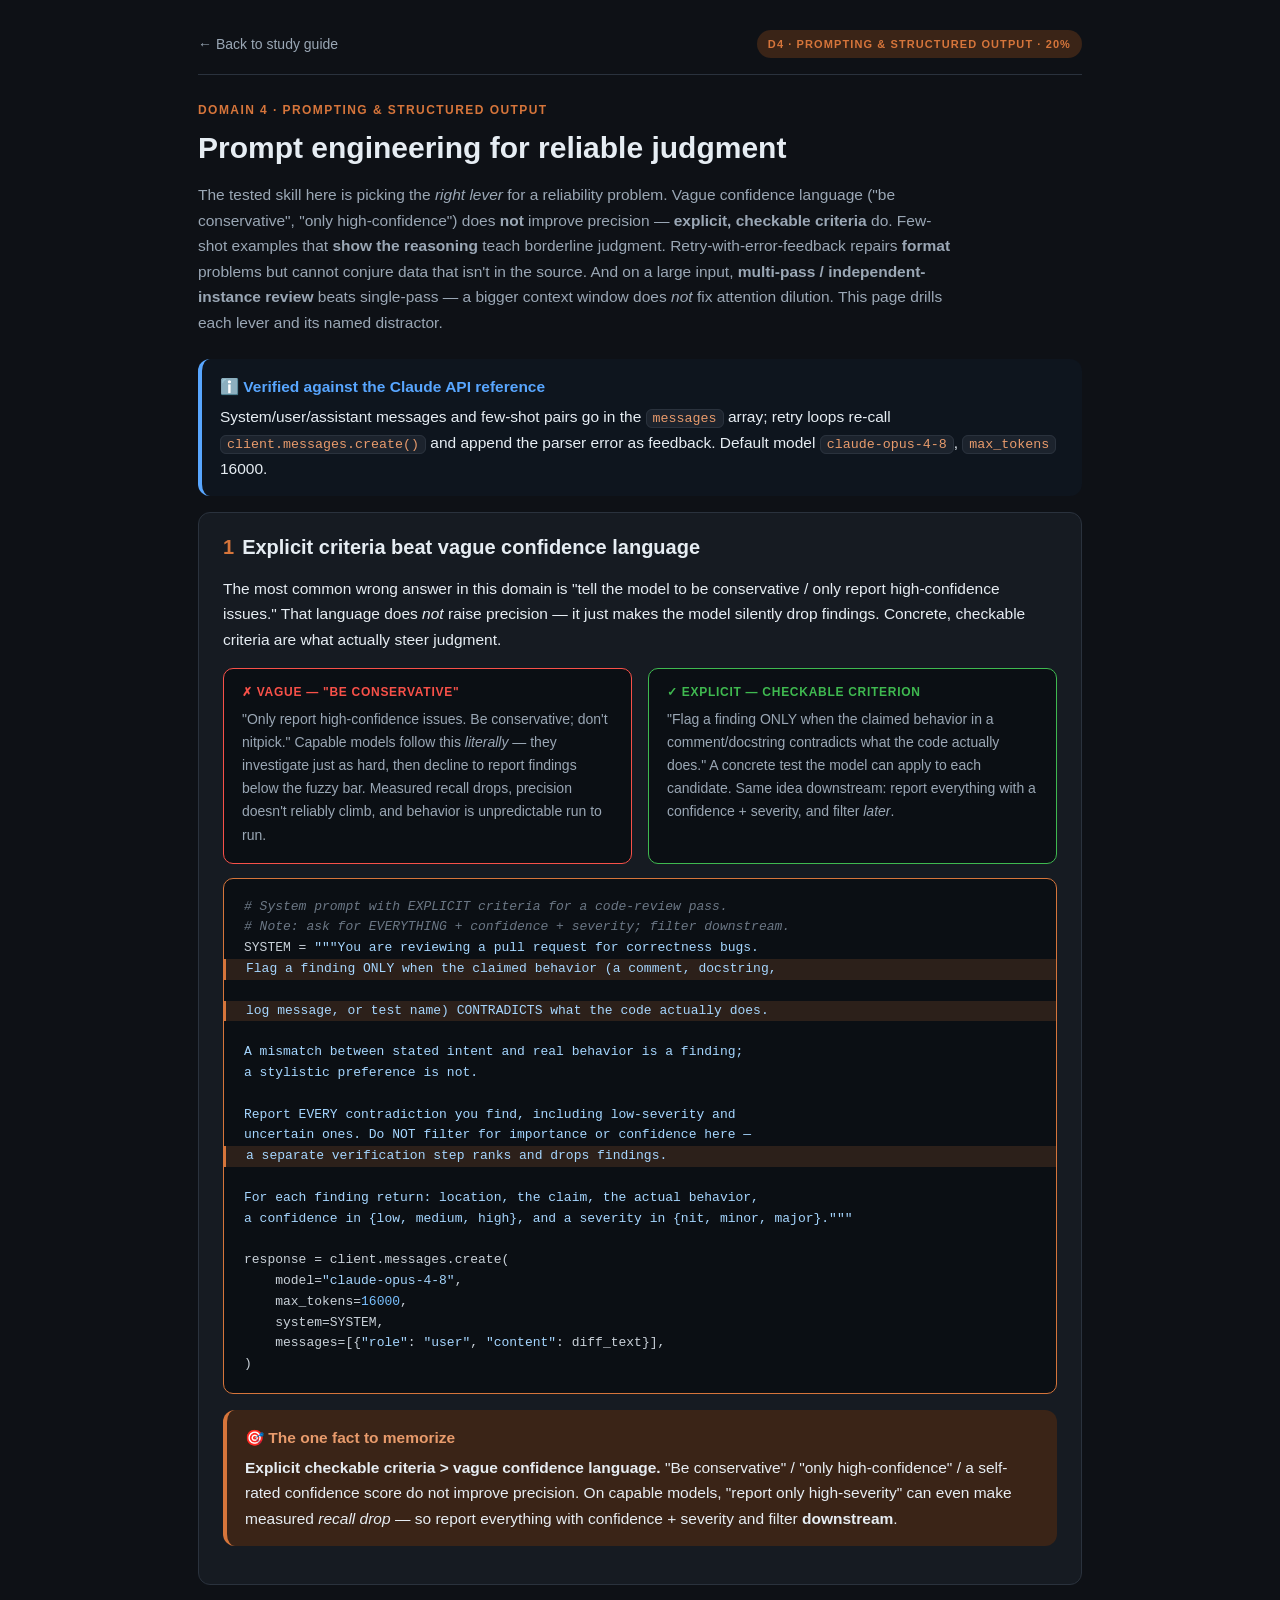
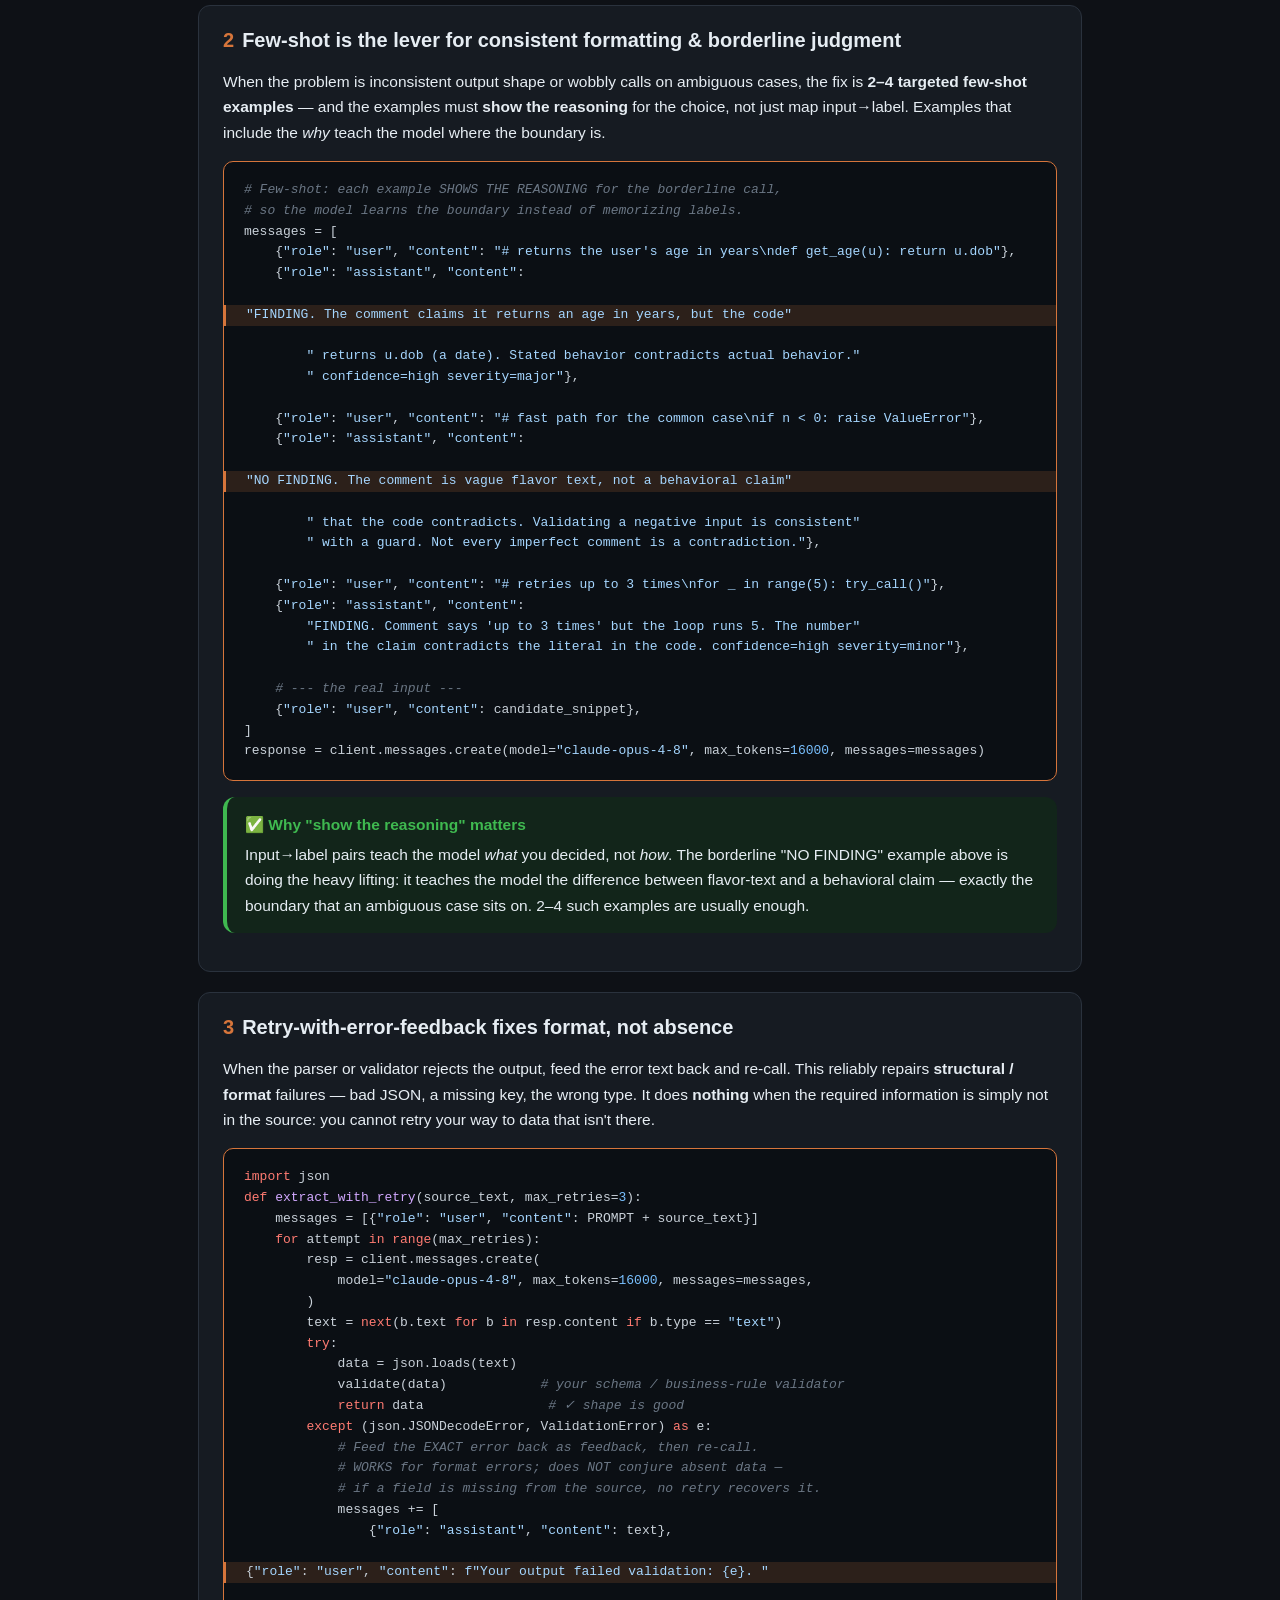
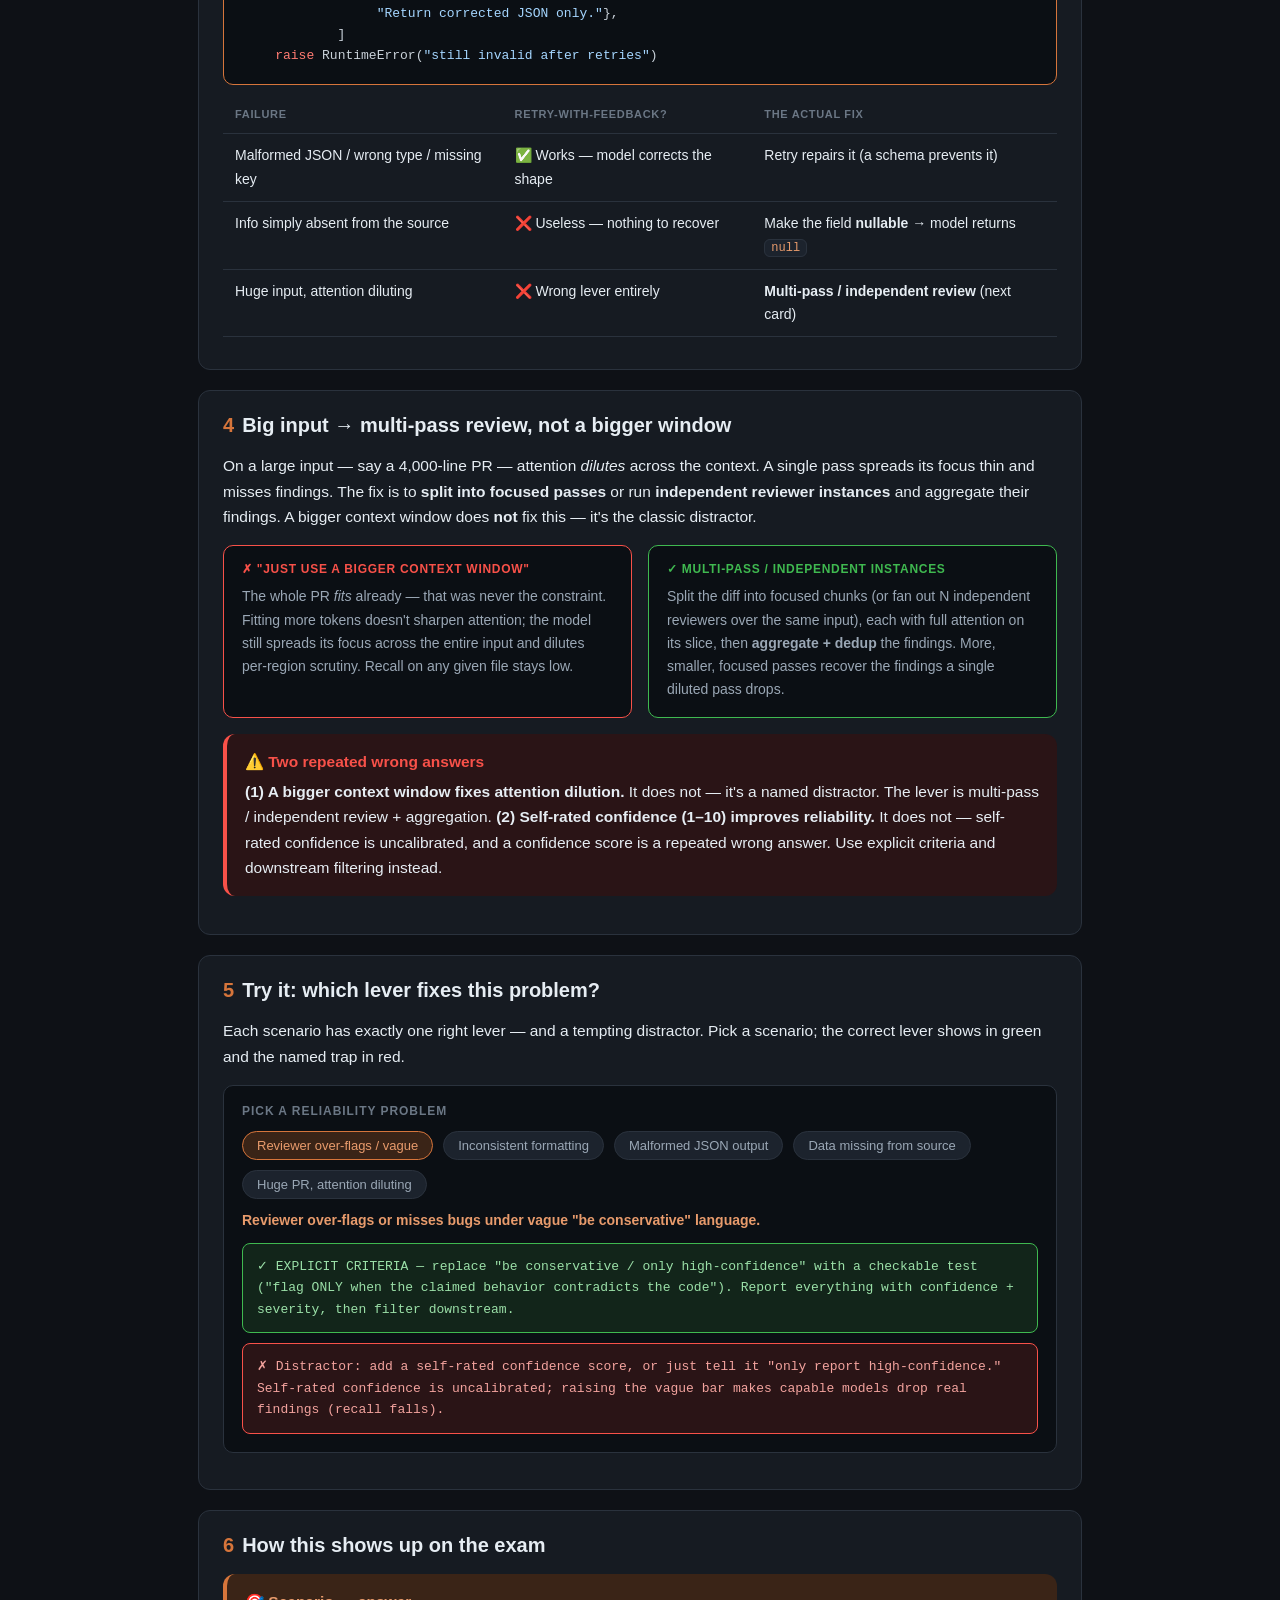
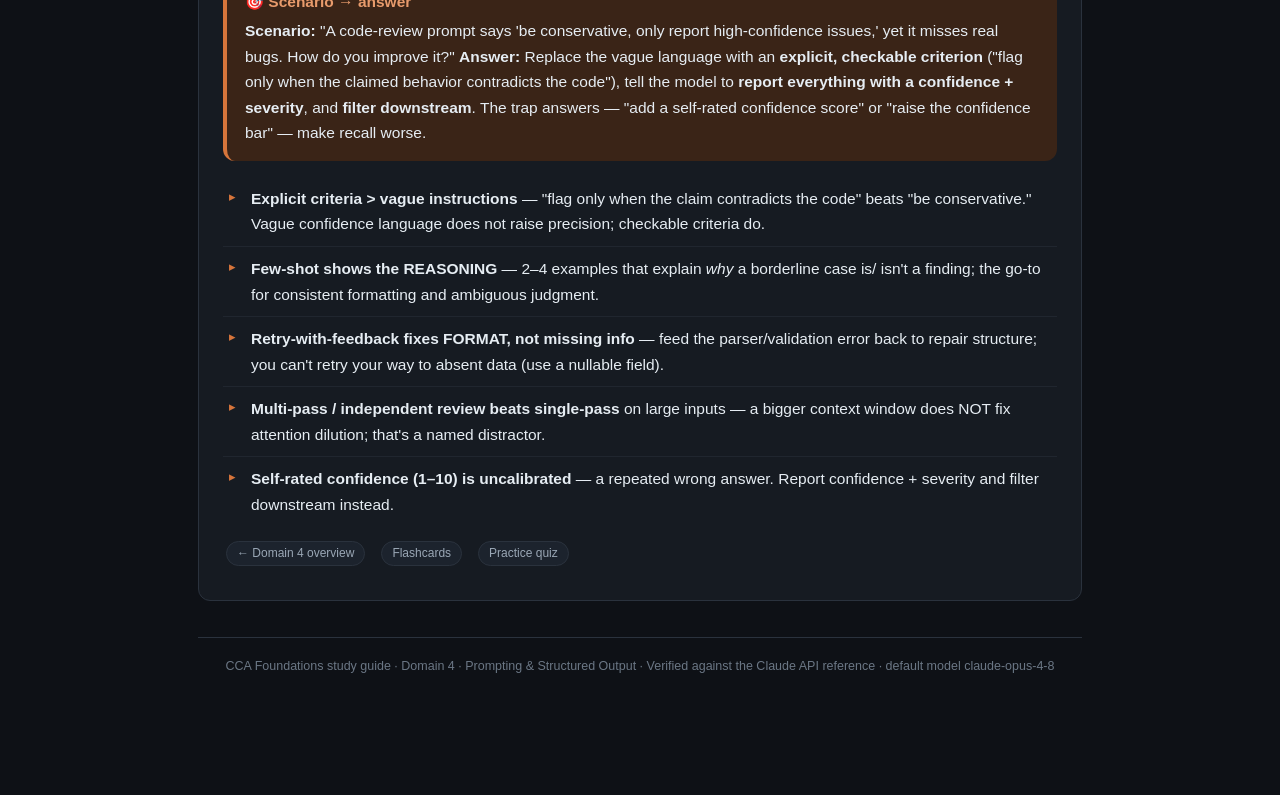
<file: prompt-engineering.html>
<!DOCTYPE html>
<html lang="en">
<head>
<meta charset="UTF-8">
<meta name="viewport" content="width=device-width, initial-scale=1.0">
<title>Prompt engineering for reliable judgment · CCA Foundations</title>
<link rel="stylesheet" href="assets/deepdive.css">
</head>
<body>
<div class="main">
  <div class="topbar">
    <a class="back" href="index.html">← Back to study guide</a>
    <span class="badge">D4 · Prompting &amp; Structured Output · 20%</span>
  </div>

  <div class="pagehead">
    <div class="eyebrow">Domain 4 · Prompting &amp; Structured Output</div>
    <h1>Prompt engineering for reliable judgment</h1>
    <p>The tested skill here is picking the <em>right lever</em> for a reliability problem. Vague confidence language ("be conservative", "only high-confidence") does <b>not</b> improve precision — <b>explicit, checkable criteria</b> do. Few-shot examples that <b>show the reasoning</b> teach borderline judgment. Retry-with-error-feedback repairs <b>format</b> problems but cannot conjure data that isn't in the source. And on a large input, <b>multi-pass / independent-instance review</b> beats single-pass — a bigger context window does <em>not</em> fix attention dilution. This page drills each lever and its named distractor.</p>
  </div>

  <div class="callout note">
    <div class="h">ℹ️ Verified against the Claude API reference</div>
    <p>System/user/assistant messages and few-shot pairs go in the <code>messages</code> array; retry loops re-call <code>client.messages.create()</code> and append the parser error as feedback. Default model <code>claude-opus-4-8</code>, <code>max_tokens</code> 16000.</p>
  </div>

  <div class="card">
    <h2><span class="n">1</span>Explicit criteria beat vague confidence language</h2>
    <p class="lead">The most common wrong answer in this domain is "tell the model to be conservative / only report high-confidence issues." That language does <em>not</em> raise precision — it just makes the model silently drop findings. Concrete, checkable criteria are what actually steer judgment.</p>
    <div class="grid2">
      <div class="compare bad">
        <h4>✗ Vague — "be conservative"</h4>
        <p>"Only report high-confidence issues. Be conservative; don't nitpick." Capable models follow this <em>literally</em> — they investigate just as hard, then decline to report findings below the fuzzy bar. Measured recall drops, precision doesn't reliably climb, and behavior is unpredictable run to run.</p>
      </div>
      <div class="compare good">
        <h4>✓ Explicit — checkable criterion</h4>
        <p>"Flag a finding ONLY when the claimed behavior in a comment/docstring contradicts what the code actually does." A concrete test the model can apply to each candidate. Same idea downstream: report everything with a confidence + severity, and filter <em>later</em>.</p>
      </div>
    </div>
    <div class="codewrap solo"><pre><code><span class="cm"># System prompt with EXPLICIT criteria for a code-review pass.</span>
<span class="cm"># Note: ask for EVERYTHING + confidence + severity; filter downstream.</span>
SYSTEM = <span class="st">"""You are reviewing a pull request for correctness bugs.</span>
<span class="hl"><span class="st">Flag a finding ONLY when the claimed behavior (a comment, docstring,</span></span>
<span class="hl"><span class="st">log message, or test name) CONTRADICTS what the code actually does.</span></span>
<span class="st">A mismatch between stated intent and real behavior is a finding;</span>
<span class="st">a stylistic preference is not.</span>

<span class="st">Report EVERY contradiction you find, including low-severity and</span>
<span class="st">uncertain ones. Do NOT filter for importance or confidence here —</span>
<span class="hl"><span class="st">a separate verification step ranks and drops findings.</span></span>
<span class="st">For each finding return: location, the claim, the actual behavior,</span>
<span class="st">a confidence in {low, medium, high}, and a severity in {nit, minor, major}."""</span>

response = client.messages.create(
    model=<span class="st">"claude-opus-4-8"</span>,
    max_tokens=<span class="nm">16000</span>,
    system=SYSTEM,
    messages=[{<span class="st">"role"</span>: <span class="st">"user"</span>, <span class="st">"content"</span>: diff_text}],
)</code></pre></div>
    <div class="callout key">
      <div class="h">🎯 The one fact to memorize</div>
      <p><b>Explicit checkable criteria &gt; vague confidence language.</b> "Be conservative" / "only high-confidence" / a self-rated confidence score do not improve precision. On capable models, "report only high-severity" can even make measured <em>recall drop</em> — so report everything with confidence + severity and filter <b>downstream</b>.</p>
    </div>
  </div>

  <div class="card">
    <h2><span class="n">2</span>Few-shot is the lever for consistent formatting &amp; borderline judgment</h2>
    <p class="lead">When the problem is inconsistent output shape or wobbly calls on ambiguous cases, the fix is <b>2–4 targeted few-shot examples</b> — and the examples must <b>show the reasoning</b> for the choice, not just map input→label. Examples that include the <em>why</em> teach the model where the boundary is.</p>
    <div class="codewrap solo"><pre><code><span class="cm"># Few-shot: each example SHOWS THE REASONING for the borderline call,</span>
<span class="cm"># so the model learns the boundary instead of memorizing labels.</span>
messages = [
    {<span class="st">"role"</span>: <span class="st">"user"</span>, <span class="st">"content"</span>: <span class="st">"# returns the user's age in years\ndef get_age(u): return u.dob"</span>},
    {<span class="st">"role"</span>: <span class="st">"assistant"</span>, <span class="st">"content"</span>:
        <span class="hl"><span class="st">"FINDING. The comment claims it returns an age in years, but the code"</span></span>
        <span class="st">" returns u.dob (a date). Stated behavior contradicts actual behavior."</span>
        <span class="st">" confidence=high severity=major"</span>},

    {<span class="st">"role"</span>: <span class="st">"user"</span>, <span class="st">"content"</span>: <span class="st">"# fast path for the common case\nif n &lt; 0: raise ValueError"</span>},
    {<span class="st">"role"</span>: <span class="st">"assistant"</span>, <span class="st">"content"</span>:
        <span class="hl"><span class="st">"NO FINDING. The comment is vague flavor text, not a behavioral claim"</span></span>
        <span class="st">" that the code contradicts. Validating a negative input is consistent"</span>
        <span class="st">" with a guard. Not every imperfect comment is a contradiction."</span>},

    {<span class="st">"role"</span>: <span class="st">"user"</span>, <span class="st">"content"</span>: <span class="st">"# retries up to 3 times\nfor _ in range(5): try_call()"</span>},
    {<span class="st">"role"</span>: <span class="st">"assistant"</span>, <span class="st">"content"</span>:
        <span class="st">"FINDING. Comment says 'up to 3 times' but the loop runs 5. The number"</span>
        <span class="st">" in the claim contradicts the literal in the code. confidence=high severity=minor"</span>},

    <span class="cm"># --- the real input ---</span>
    {<span class="st">"role"</span>: <span class="st">"user"</span>, <span class="st">"content"</span>: candidate_snippet},
]
response = client.messages.create(model=<span class="st">"claude-opus-4-8"</span>, max_tokens=<span class="nm">16000</span>, messages=messages)</code></pre></div>
    <div class="callout tip">
      <div class="h">✅ Why "show the reasoning" matters</div>
      <p>Input→label pairs teach the model <em>what</em> you decided, not <em>how</em>. The borderline "NO FINDING" example above is doing the heavy lifting: it teaches the model the difference between flavor-text and a behavioral claim — exactly the boundary that an ambiguous case sits on. 2–4 such examples are usually enough.</p>
    </div>
  </div>

  <div class="card">
    <h2><span class="n">3</span>Retry-with-error-feedback fixes format, not absence</h2>
    <p class="lead">When the parser or validator rejects the output, feed the error text back and re-call. This reliably repairs <b>structural / format</b> failures — bad JSON, a missing key, the wrong type. It does <b>nothing</b> when the required information is simply not in the source: you cannot retry your way to data that isn't there.</p>
    <div class="codewrap solo"><pre><code><span class="kw">import</span> json
<span class="kw">def</span> <span class="fn">extract_with_retry</span>(source_text, max_retries=<span class="nm">3</span>):
    messages = [{<span class="st">"role"</span>: <span class="st">"user"</span>, <span class="st">"content"</span>: PROMPT + source_text}]
    <span class="kw">for</span> attempt <span class="kw">in</span> <span class="kw">range</span>(max_retries):
        resp = client.messages.create(
            model=<span class="st">"claude-opus-4-8"</span>, max_tokens=<span class="nm">16000</span>, messages=messages,
        )
        text = <span class="kw">next</span>(b.text <span class="kw">for</span> b <span class="kw">in</span> resp.content <span class="kw">if</span> b.type == <span class="st">"text"</span>)
        <span class="kw">try</span>:
            data = json.loads(text)
            validate(data)            <span class="cm"># your schema / business-rule validator</span>
            <span class="kw">return</span> data                <span class="cm"># ✓ shape is good</span>
        <span class="kw">except</span> (json.JSONDecodeError, ValidationError) <span class="kw">as</span> e:
            <span class="cm"># Feed the EXACT error back as feedback, then re-call.</span>
            <span class="cm"># WORKS for format errors; does NOT conjure absent data —</span>
            <span class="cm"># if a field is missing from the source, no retry recovers it.</span>
            messages += [
                {<span class="st">"role"</span>: <span class="st">"assistant"</span>, <span class="st">"content"</span>: text},
                <span class="hl">{<span class="st">"role"</span>: <span class="st">"user"</span>, <span class="st">"content"</span>: <span class="st">f"Your output failed validation: {e}. "</span></span>
                 <span class="st">"Return corrected JSON only."</span>},
            ]
    <span class="kw">raise</span> RuntimeError(<span class="st">"still invalid after retries"</span>)</code></pre></div>
    <table>
      <thead><tr><th>Failure</th><th>Retry-with-feedback?</th><th>The actual fix</th></tr></thead>
      <tbody>
        <tr class="row-stop"><td>Malformed JSON / wrong type / missing key</td><td>✅ Works — model corrects the shape</td><td>Retry repairs it (a schema prevents it)</td></tr>
        <tr class="row-bad"><td>Info simply absent from the source</td><td>❌ Useless — nothing to recover</td><td>Make the field <b>nullable</b> → model returns <code>null</code></td></tr>
        <tr class="row-bad"><td>Huge input, attention diluting</td><td>❌ Wrong lever entirely</td><td><b>Multi-pass / independent review</b> (next card)</td></tr>
      </tbody>
    </table>
  </div>

  <div class="card">
    <h2><span class="n">4</span>Big input → multi-pass review, not a bigger window</h2>
    <p class="lead">On a large input — say a 4,000-line PR — attention <em>dilutes</em> across the context. A single pass spreads its focus thin and misses findings. The fix is to <b>split into focused passes</b> or run <b>independent reviewer instances</b> and aggregate their findings. A bigger context window does <b>not</b> fix this — it's the classic distractor.</p>
    <div class="grid2">
      <div class="compare bad">
        <h4>✗ "Just use a bigger context window"</h4>
        <p>The whole PR <em>fits</em> already — that was never the constraint. Fitting more tokens doesn't sharpen attention; the model still spreads its focus across the entire input and dilutes per-region scrutiny. Recall on any given file stays low.</p>
      </div>
      <div class="compare good">
        <h4>✓ Multi-pass / independent instances</h4>
        <p>Split the diff into focused chunks (or fan out N independent reviewers over the same input), each with full attention on its slice, then <b>aggregate + dedup</b> the findings. More, smaller, focused passes recover the findings a single diluted pass drops.</p>
      </div>
    </div>
    <div class="callout warn">
      <div class="h">⚠️ Two repeated wrong answers</div>
      <p><b>(1) A bigger context window fixes attention dilution.</b> It does not — it's a named distractor. The lever is multi-pass / independent review + aggregation. <b>(2) Self-rated confidence (1–10) improves reliability.</b> It does not — self-rated confidence is uncalibrated, and a confidence score is a repeated wrong answer. Use explicit criteria and downstream filtering instead.</p>
    </div>
  </div>

  <div class="card">
    <h2><span class="n">5</span>Try it: which lever fixes this problem?</h2>
    <p class="lead">Each scenario has exactly one right lever — and a tempting distractor. Pick a scenario; the correct lever shows in green and the named trap in red.</p>
    <div class="demo">
      <h4>Pick a reliability problem</h4>
      <div class="btnrow" id="chiprow">
        <button class="chip active" data-k="overflag">Reviewer over-flags / vague</button>
        <button class="chip" data-k="format">Inconsistent formatting</button>
        <button class="chip" data-k="json">Malformed JSON output</button>
        <button class="chip" data-k="absent">Data missing from source</button>
        <button class="chip" data-k="huge">Huge PR, attention diluting</button>
      </div>
      <div class="narrate" id="narrate"></div>
      <div class="out good" id="lever-good"></div>
      <div class="out bad" id="lever-bad"></div>
    </div>
  </div>

  <div class="card">
    <h2><span class="n">6</span>How this shows up on the exam</h2>
    <div class="callout key">
      <div class="h">🎯 Scenario → answer</div>
      <p><b>Scenario:</b> "A code-review prompt says 'be conservative, only report high-confidence issues,' yet it misses real bugs. How do you improve it?" <b>Answer:</b> Replace the vague language with an <b>explicit, checkable criterion</b> ("flag only when the claimed behavior contradicts the code"), tell the model to <b>report everything with a confidence + severity</b>, and <b>filter downstream</b>. The trap answers — "add a self-rated confidence score" or "raise the confidence bar" — make recall worse.</p>
    </div>
    <ul class="clean">
      <li><b>Explicit criteria &gt; vague instructions</b> — "flag only when the claim contradicts the code" beats "be conservative." Vague confidence language does not raise precision; checkable criteria do.</li>
      <li><b>Few-shot shows the REASONING</b> — 2–4 examples that explain <em>why</em> a borderline case is/ isn't a finding; the go-to for consistent formatting and ambiguous judgment.</li>
      <li><b>Retry-with-feedback fixes FORMAT, not missing info</b> — feed the parser/validation error back to repair structure; you can't retry your way to absent data (use a nullable field).</li>
      <li><b>Multi-pass / independent review beats single-pass</b> on large inputs — a bigger context window does NOT fix attention dilution; that's a named distractor.</li>
      <li><b>Self-rated confidence (1–10) is uncalibrated</b> — a repeated wrong answer. Report confidence + severity and filter downstream instead.</li>
    </ul>
    <div class="btnrow">
      <a class="pill" href="index.html#d4">← Domain 4 overview</a>
      <a class="pill" href="index.html#flash">Flashcards</a>
      <a class="pill" href="index.html#quiz">Practice quiz</a>
    </div>
  </div>

  <div class="footer">CCA Foundations study guide · Domain 4 · Prompting &amp; Structured Output · Verified against the Claude API reference · default model claude-opus-4-8</div>
</div>

<script>
  // ----- which-lever chooser -----
  var LEVERS = {
    overflag: {
      narrate: 'Reviewer over-flags or misses bugs under vague "be conservative" language.',
      good: '✓ EXPLICIT CRITERIA — replace "be conservative / only high-confidence" with a checkable test ("flag ONLY when the claimed behavior contradicts the code"). Report everything with confidence + severity, then filter downstream.',
      bad: '✗ Distractor: add a self-rated confidence score, or just tell it "only report high-confidence." Self-rated confidence is uncalibrated; raising the vague bar makes capable models drop real findings (recall falls).'
    },
    format: {
      narrate: 'Output shape is inconsistent / borderline cases get classified differently each run.',
      good: '✓ FEW-SHOT — add 2–4 targeted examples that SHOW THE REASONING for each choice (including a borderline "no finding" case). Examples teach the boundary and lock in a consistent format.',
      bad: '✗ Distractor: pile on more imperative instructions ("ALWAYS format as…") or raise max_tokens. Prose rules don\'t teach the boundary the way worked examples do.'
    },
    json: {
      narrate: 'The model returns malformed JSON / a missing key / a wrong type — the parser throws.',
      good: '✓ RETRY-WITH-ERROR-FEEDBACK — catch the parse/validation error, append the exact error text as feedback, and re-call. This reliably repairs structural/format problems. (A schema PREVENTS them up front.)',
      bad: '✗ Distractor: assume nothing can be done, or switch models. The shape is recoverable — feeding the error back fixes format every time.'
    },
    absent: {
      narrate: 'A required field just isn\'t present in the source document.',
      good: '✓ MAKE THE FIELD NULLABLE — give the model a legal way to report absence so it returns null instead of fabricating. (Plus a post-hoc check on your side.)',
      bad: '✗ Distractor: retry with error feedback. You cannot retry your way to data that isn\'t in the source — retry fixes FORMAT, not ABSENCE.'
    },
    huge: {
      narrate: 'A 4,000-line PR: a single review pass spreads attention thin and misses findings.',
      good: '✓ MULTI-PASS / INDEPENDENT REVIEW — split into focused chunks or fan out independent reviewer instances, each with full attention on its slice, then aggregate + dedup.',
      bad: '✗ Distractor: use a bigger context window. The input already fits — a larger window does NOT fix attention dilution. This is the classic named trap.'
    }
  };
  var chips = document.querySelectorAll('#chiprow .chip');
  var narrate = document.getElementById('narrate');
  var good = document.getElementById('lever-good');
  var bad = document.getElementById('lever-bad');
  function pick(k) {
    var d = LEVERS[k];
    chips.forEach(function (c) { c.classList.toggle('active', c.dataset.k === k); });
    narrate.textContent = d.narrate;
    good.textContent = d.good;
    bad.textContent = d.bad;
  }
  chips.forEach(function (c) { c.onclick = function () { pick(c.dataset.k); }; });
  pick('overflag');
</script>
</body>
</html>
</file>
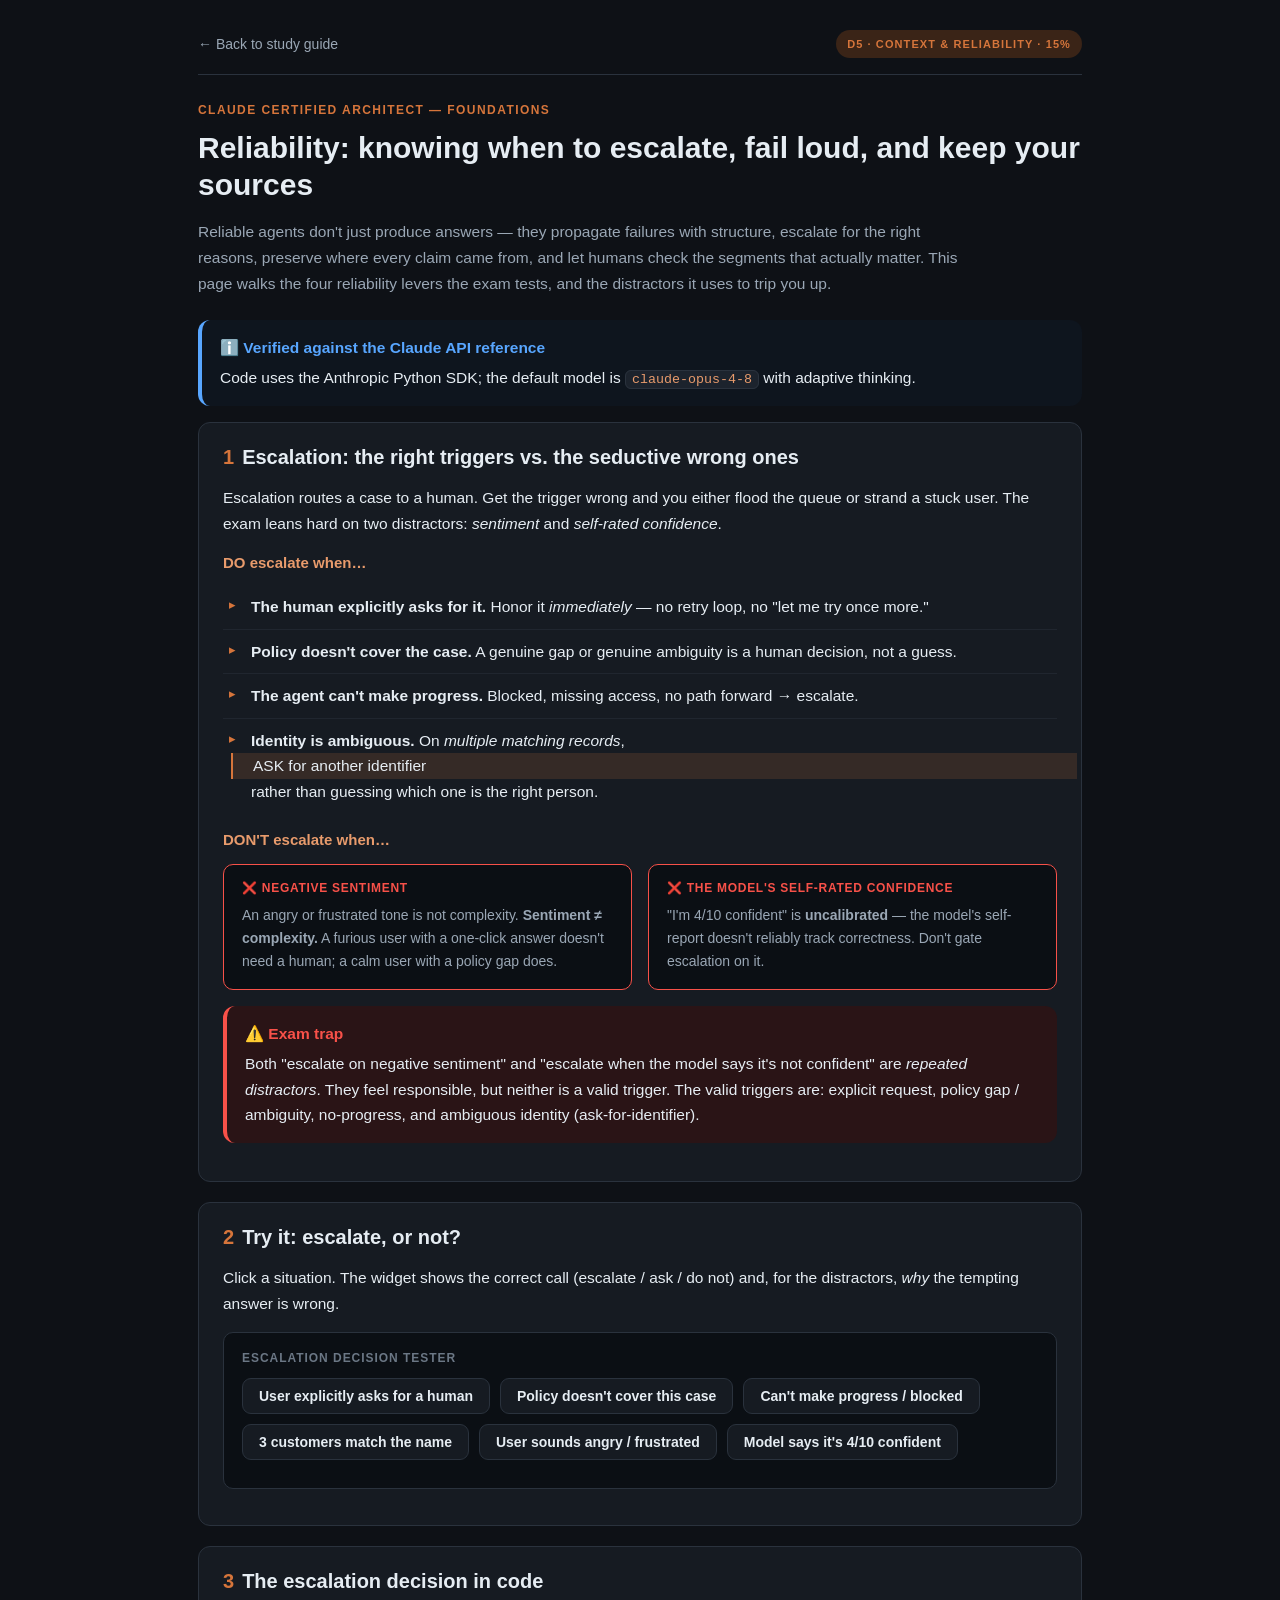
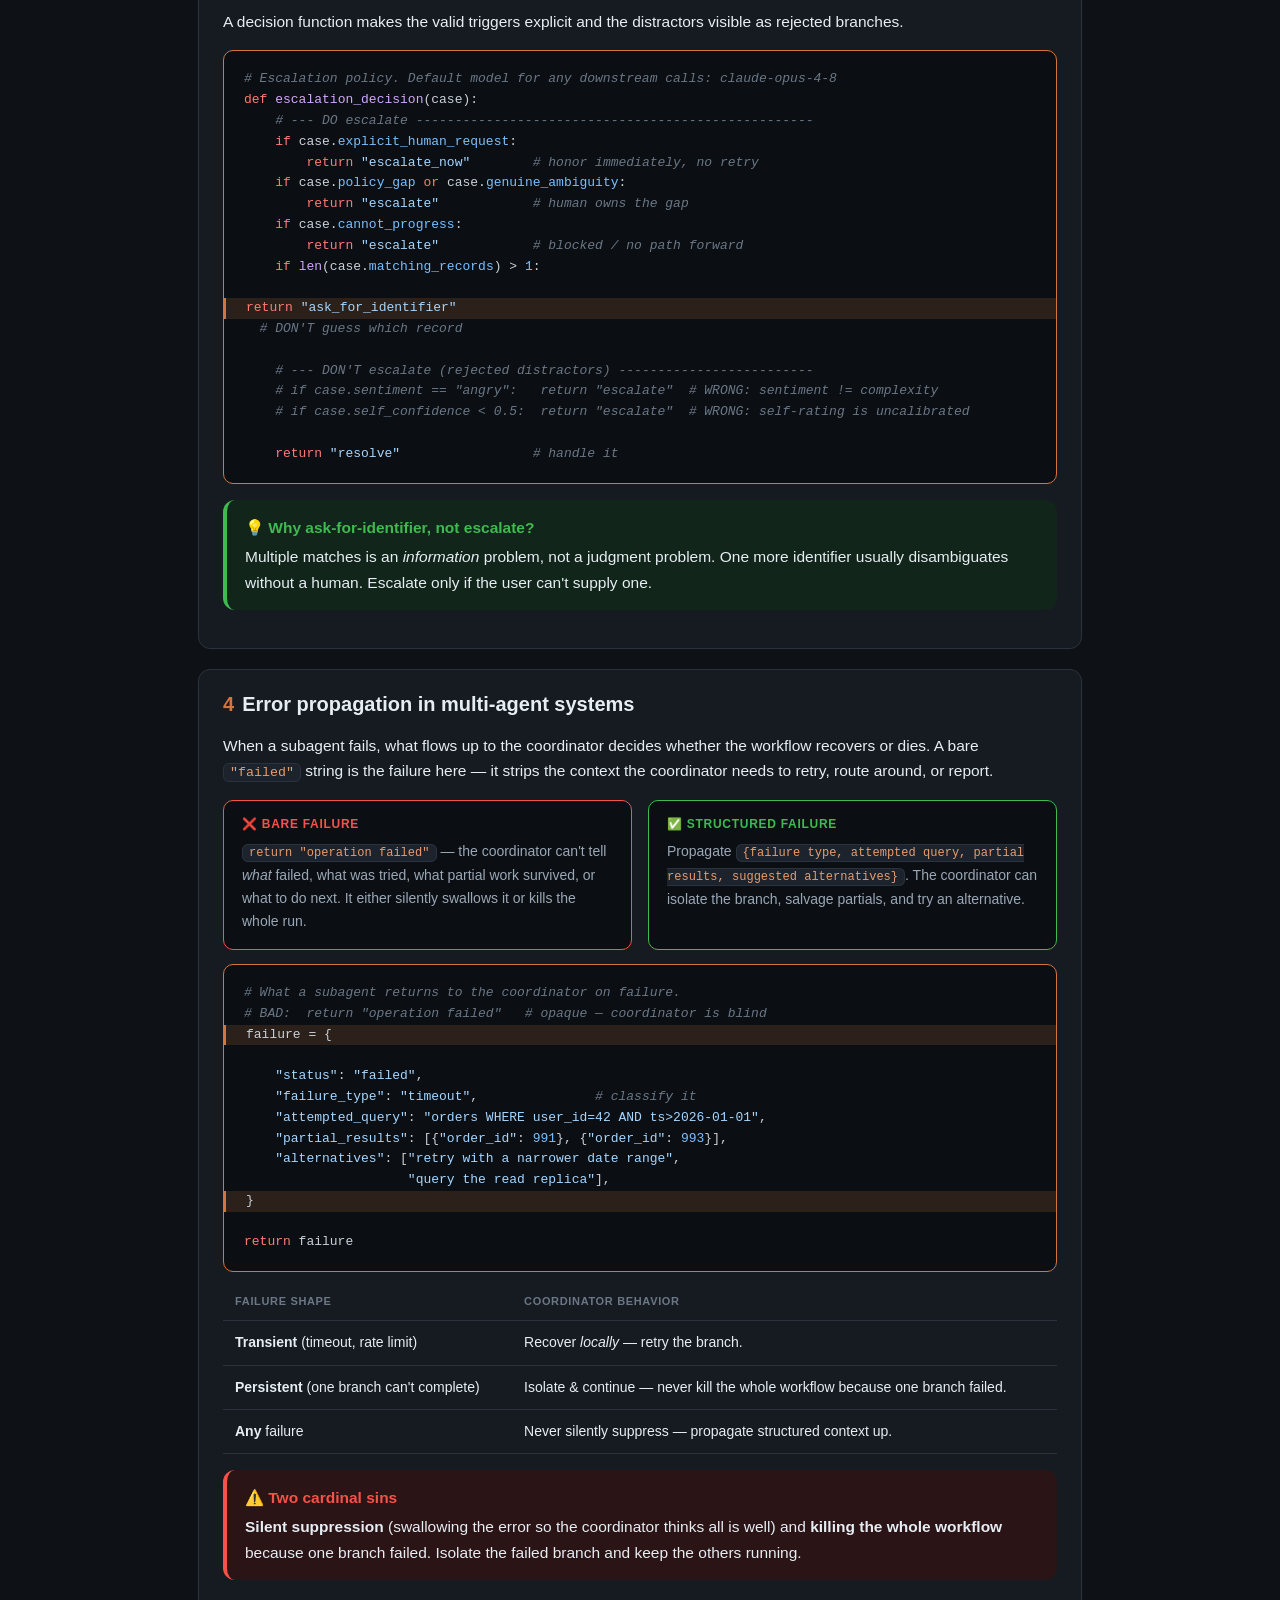
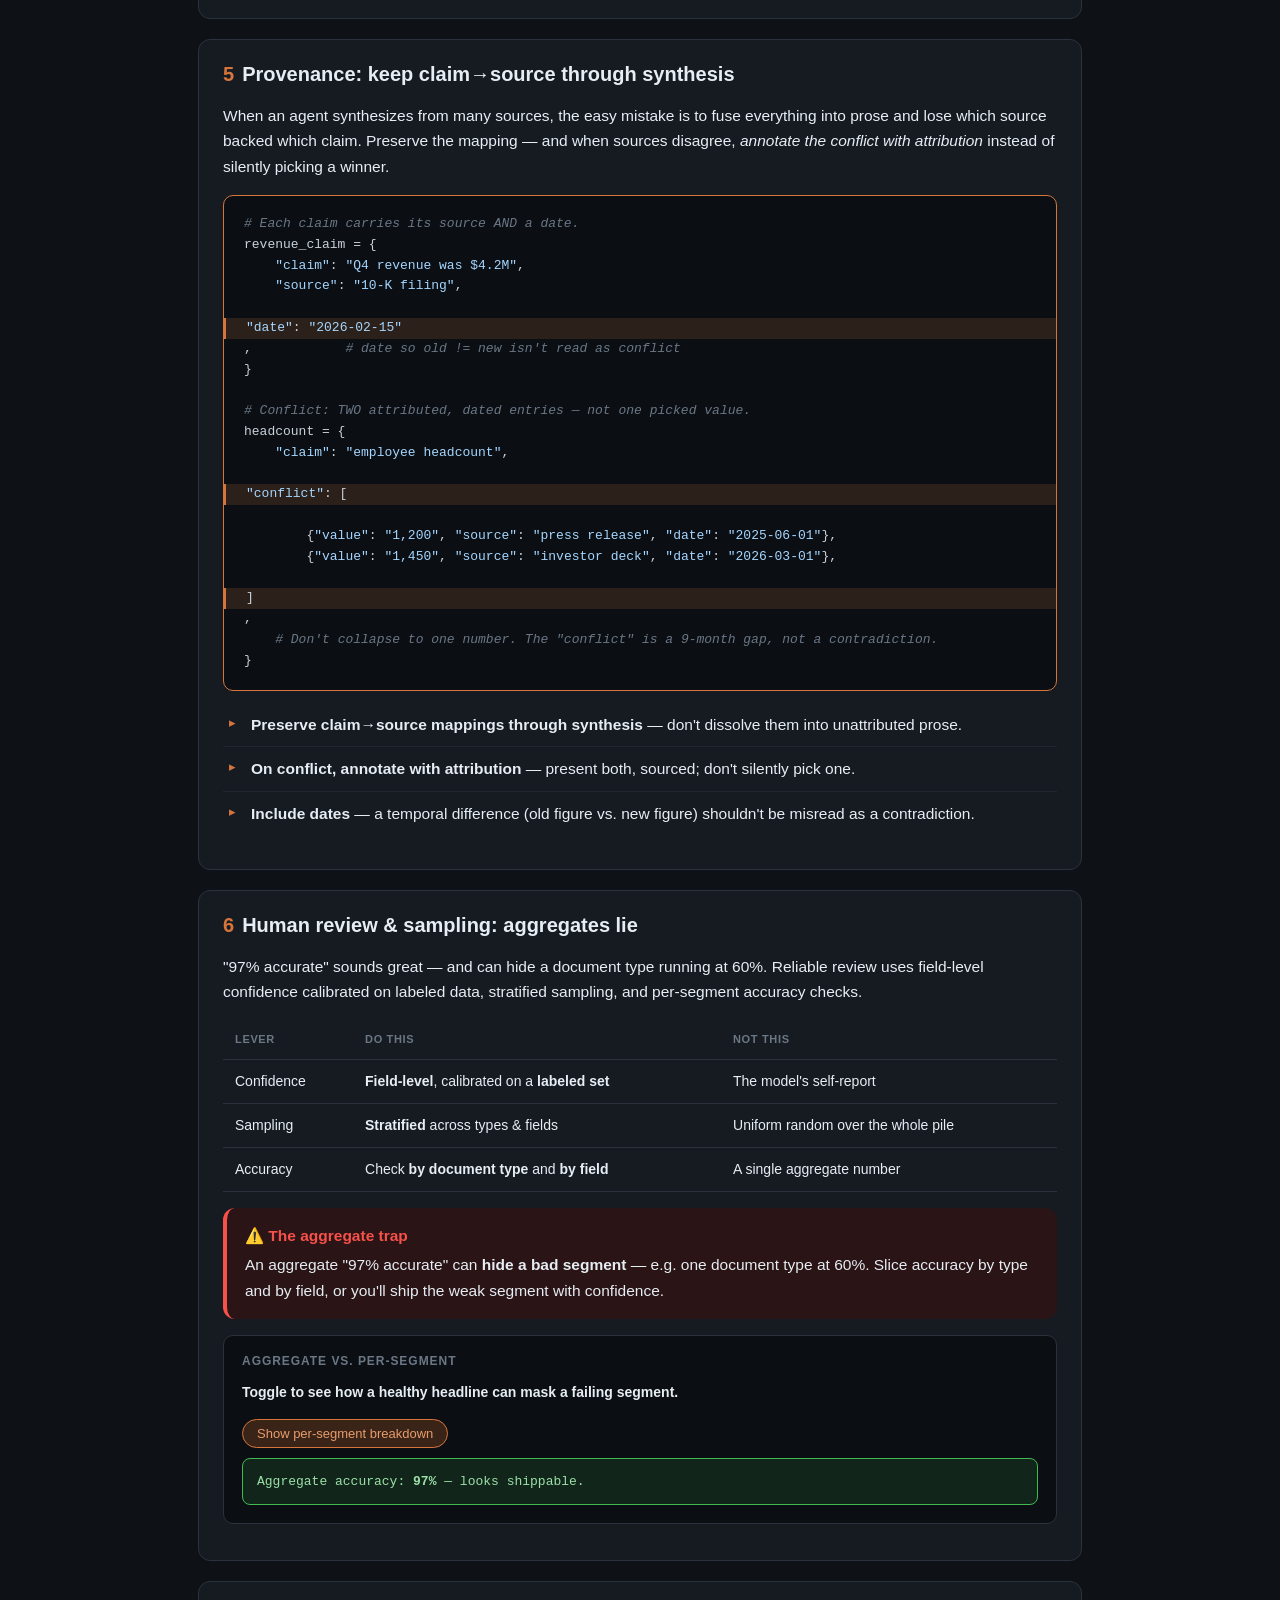
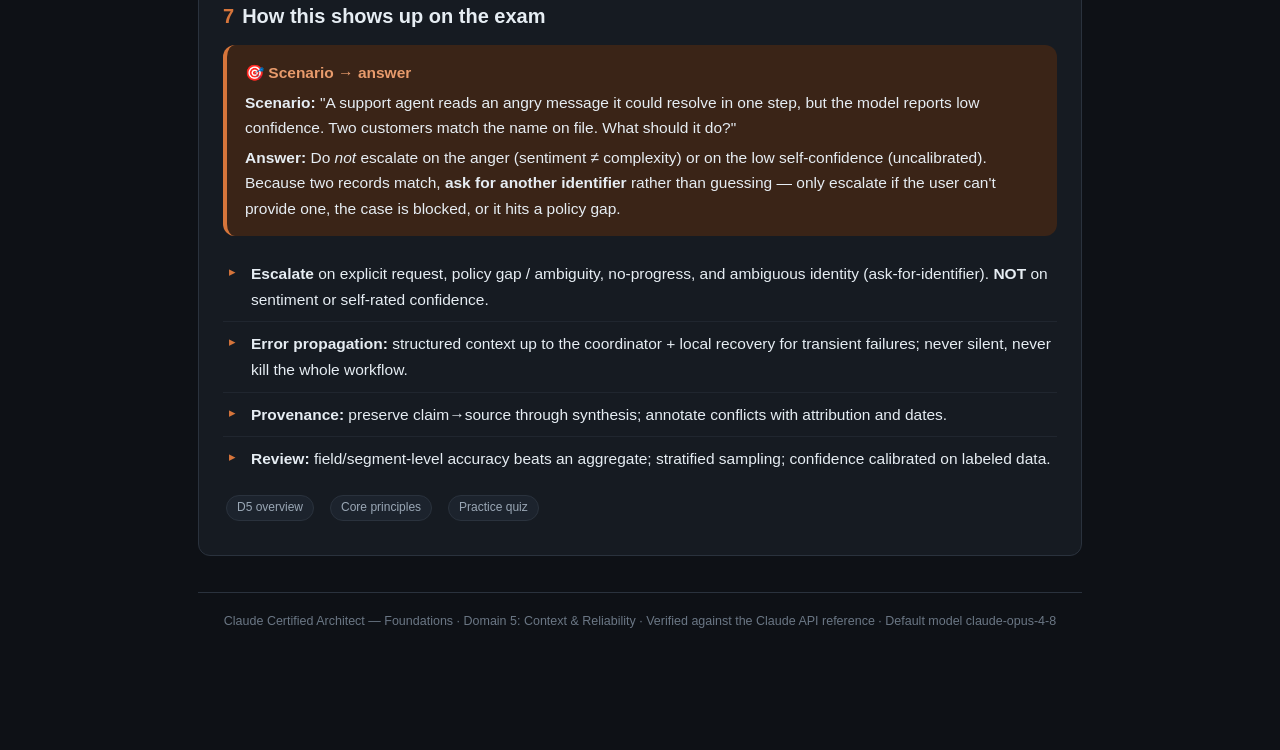
<file: reliability.html>
<!DOCTYPE html>
<html lang="en">
<head>
<meta charset="utf-8">
<meta name="viewport" content="width=device-width, initial-scale=1">
<title>Reliability — escalation, error propagation, provenance, human review</title>
<link rel="stylesheet" href="assets/deepdive.css">
</head>
<body>
<div class="main">
  <div class="topbar">
    <a class="back" href="index.html">← Back to study guide</a>
    <span class="badge">D5 · Context &amp; Reliability · 15%</span>
  </div>

  <div class="pagehead">
    <div class="eyebrow">Claude Certified Architect — Foundations</div>
    <h1>Reliability: knowing when to escalate, fail loud, and keep your sources</h1>
    <p>Reliable agents don't just produce answers — they propagate failures with structure, escalate for the right reasons, preserve where every claim came from, and let humans check the segments that actually matter. This page walks the four reliability levers the exam tests, and the distractors it uses to trip you up.</p>
  </div>

  <div class="callout note">
    <div class="h">ℹ️ Verified against the Claude API reference</div>
    <p>Code uses the Anthropic Python SDK; the default model is <code>claude-opus-4-8</code> with adaptive thinking.</p>
  </div>

  <div class="card">
    <h2><span class="n">1</span>Escalation: the right triggers vs. the seductive wrong ones</h2>
    <p class="lead">Escalation routes a case to a human. Get the trigger wrong and you either flood the queue or strand a stuck user. The exam leans hard on two distractors: <em>sentiment</em> and <em>self-rated confidence</em>.</p>

    <h3>DO escalate when…</h3>
    <ul class="clean">
      <li><strong>The human explicitly asks for it.</strong> Honor it <em>immediately</em> — no retry loop, no "let me try once more."</li>
      <li><strong>Policy doesn't cover the case.</strong> A genuine gap or genuine ambiguity is a human decision, not a guess.</li>
      <li><strong>The agent can't make progress.</strong> Blocked, missing access, no path forward → escalate.</li>
      <li><strong>Identity is ambiguous.</strong> On <em>multiple matching records</em>, <span class="hl">ASK for another identifier</span> rather than guessing which one is the right person.</li>
    </ul>

    <h3>DON'T escalate when…</h3>
    <div class="grid2">
      <div class="compare bad">
        <h4>❌ Negative sentiment</h4>
        <p>An angry or frustrated tone is not complexity. <strong>Sentiment ≠ complexity.</strong> A furious user with a one-click answer doesn't need a human; a calm user with a policy gap does.</p>
      </div>
      <div class="compare bad">
        <h4>❌ The model's self-rated confidence</h4>
        <p>"I'm 4/10 confident" is <strong>uncalibrated</strong> — the model's self-report doesn't reliably track correctness. Don't gate escalation on it.</p>
      </div>
    </div>

    <div class="callout warn">
      <div class="h">⚠️ Exam trap</div>
      <p>Both "escalate on negative sentiment" and "escalate when the model says it's not confident" are <em>repeated distractors</em>. They feel responsible, but neither is a valid trigger. The valid triggers are: explicit request, policy gap / ambiguity, no-progress, and ambiguous identity (ask-for-identifier).</p>
    </div>
  </div>

  <div class="card">
    <h2><span class="n">2</span>Try it: escalate, or not?</h2>
    <p class="lead">Click a situation. The widget shows the correct call (escalate / ask / do not) and, for the distractors, <em>why</em> the tempting answer is wrong.</p>

    <div class="demo">
      <h4>Escalation decision tester</h4>
      <div class="btnrow" id="esc-btns"></div>
      <div id="esc-out" class="out" style="display:none"></div>
    </div>
  </div>

  <div class="card">
    <h2><span class="n">3</span>The escalation decision in code</h2>
    <p class="lead">A decision function makes the valid triggers explicit and the distractors visible as rejected branches.</p>
    <div class="codewrap solo">
<pre><code><span class="cm"># Escalation policy. Default model for any downstream calls: claude-opus-4-8</span>
<span class="kw">def</span> <span class="fn">escalation_decision</span>(case):
    <span class="cm"># --- DO escalate ---------------------------------------------------</span>
    <span class="kw">if</span> case.<span class="nm">explicit_human_request</span>:
        <span class="kw">return</span> <span class="st">"escalate_now"</span>        <span class="cm"># honor immediately, no retry</span>
    <span class="kw">if</span> case.<span class="nm">policy_gap</span> <span class="kw">or</span> case.<span class="nm">genuine_ambiguity</span>:
        <span class="kw">return</span> <span class="st">"escalate"</span>            <span class="cm"># human owns the gap</span>
    <span class="kw">if</span> case.<span class="nm">cannot_progress</span>:
        <span class="kw">return</span> <span class="st">"escalate"</span>            <span class="cm"># blocked / no path forward</span>
    <span class="kw">if</span> <span class="fn">len</span>(case.<span class="nm">matching_records</span>) &gt; <span class="nm">1</span>:
        <span class="hl"><span class="kw">return</span> <span class="st">"ask_for_identifier"</span></span>  <span class="cm"># DON'T guess which record</span>

    <span class="cm"># --- DON'T escalate (rejected distractors) -------------------------</span>
    <span class="cm"># if case.sentiment == "angry":   return "escalate"  # WRONG: sentiment != complexity</span>
    <span class="cm"># if case.self_confidence &lt; 0.5:  return "escalate"  # WRONG: self-rating is uncalibrated</span>

    <span class="kw">return</span> <span class="st">"resolve"</span>                 <span class="cm"># handle it</span></code></pre>
    </div>
    <div class="callout tip">
      <div class="h">💡 Why ask-for-identifier, not escalate?</div>
      <p>Multiple matches is an <em>information</em> problem, not a judgment problem. One more identifier usually disambiguates without a human. Escalate only if the user can't supply one.</p>
    </div>
  </div>

  <div class="card">
    <h2><span class="n">4</span>Error propagation in multi-agent systems</h2>
    <p class="lead">When a subagent fails, what flows up to the coordinator decides whether the workflow recovers or dies. A bare <code>"failed"</code> string is the failure here — it strips the context the coordinator needs to retry, route around, or report.</p>

    <div class="grid2">
      <div class="compare bad">
        <h4>❌ Bare failure</h4>
        <p><code>return "operation failed"</code> — the coordinator can't tell <em>what</em> failed, what was tried, what partial work survived, or what to do next. It either silently swallows it or kills the whole run.</p>
      </div>
      <div class="compare good">
        <h4>✅ Structured failure</h4>
        <p>Propagate <code>{failure type, attempted query, partial results, suggested alternatives}</code>. The coordinator can isolate the branch, salvage partials, and try an alternative.</p>
      </div>
    </div>

    <div class="codewrap solo">
<pre><code><span class="cm"># What a subagent returns to the coordinator on failure.</span>
<span class="cm"># BAD:  return "operation failed"   # opaque — coordinator is blind</span>
<span class="hl">failure = {</span>
    <span class="st">"status"</span>: <span class="st">"failed"</span>,
    <span class="st">"failure_type"</span>: <span class="st">"timeout"</span>,               <span class="cm"># classify it</span>
    <span class="st">"attempted_query"</span>: <span class="st">"orders WHERE user_id=42 AND ts&gt;2026-01-01"</span>,
    <span class="st">"partial_results"</span>: [{<span class="st">"order_id"</span>: <span class="nm">991</span>}, {<span class="st">"order_id"</span>: <span class="nm">993</span>}],
    <span class="st">"alternatives"</span>: [<span class="st">"retry with a narrower date range"</span>,
                     <span class="st">"query the read replica"</span>],
<span class="hl">}</span>
<span class="kw">return</span> failure</code></pre>
    </div>

    <table>
      <thead><tr><th>Failure shape</th><th>Coordinator behavior</th></tr></thead>
      <tbody>
        <tr><td><strong>Transient</strong> (timeout, rate limit)</td><td>Recover <em>locally</em> — retry the branch.</td></tr>
        <tr><td><strong>Persistent</strong> (one branch can't complete)</td><td>Isolate &amp; continue — never kill the whole workflow because one branch failed.</td></tr>
        <tr><td><strong>Any</strong> failure</td><td>Never silently suppress — propagate structured context up.</td></tr>
      </tbody>
    </table>

    <div class="callout warn">
      <div class="h">⚠️ Two cardinal sins</div>
      <p><strong>Silent suppression</strong> (swallowing the error so the coordinator thinks all is well) and <strong>killing the whole workflow</strong> because one branch failed. Isolate the failed branch and keep the others running.</p>
    </div>
  </div>

  <div class="card">
    <h2><span class="n">5</span>Provenance: keep claim→source through synthesis</h2>
    <p class="lead">When an agent synthesizes from many sources, the easy mistake is to fuse everything into prose and lose which source backed which claim. Preserve the mapping — and when sources disagree, <em>annotate the conflict with attribution</em> instead of silently picking a winner.</p>

    <div class="codewrap solo">
<pre><code><span class="cm"># Each claim carries its source AND a date.</span>
revenue_claim = {
    <span class="st">"claim"</span>: <span class="st">"Q4 revenue was $4.2M"</span>,
    <span class="st">"source"</span>: <span class="st">"10-K filing"</span>,
    <span class="hl"><span class="st">"date"</span>: <span class="st">"2026-02-15"</span></span>,            <span class="cm"># date so old != new isn't read as conflict</span>
}

<span class="cm"># Conflict: TWO attributed, dated entries — not one picked value.</span>
headcount = {
    <span class="st">"claim"</span>: <span class="st">"employee headcount"</span>,
    <span class="hl"><span class="st">"conflict"</span>: [</span>
        {<span class="st">"value"</span>: <span class="st">"1,200"</span>, <span class="st">"source"</span>: <span class="st">"press release"</span>, <span class="st">"date"</span>: <span class="st">"2025-06-01"</span>},
        {<span class="st">"value"</span>: <span class="st">"1,450"</span>, <span class="st">"source"</span>: <span class="st">"investor deck"</span>, <span class="st">"date"</span>: <span class="st">"2026-03-01"</span>},
    <span class="hl">]</span>,
    <span class="cm"># Don't collapse to one number. The "conflict" is a 9-month gap, not a contradiction.</span>
}</code></pre>
    </div>

    <ul class="clean">
      <li><strong>Preserve claim→source mappings through synthesis</strong> — don't dissolve them into unattributed prose.</li>
      <li><strong>On conflict, annotate with attribution</strong> — present both, sourced; don't silently pick one.</li>
      <li><strong>Include dates</strong> — a temporal difference (old figure vs. new figure) shouldn't be misread as a contradiction.</li>
    </ul>
  </div>

  <div class="card">
    <h2><span class="n">6</span>Human review &amp; sampling: aggregates lie</h2>
    <p class="lead">"97% accurate" sounds great — and can hide a document type running at 60%. Reliable review uses field-level confidence calibrated on labeled data, stratified sampling, and per-segment accuracy checks.</p>

    <table>
      <thead><tr><th>Lever</th><th>Do this</th><th>Not this</th></tr></thead>
      <tbody>
        <tr><td>Confidence</td><td><strong>Field-level</strong>, calibrated on a <strong>labeled set</strong></td><td>The model's self-report</td></tr>
        <tr><td>Sampling</td><td><strong>Stratified</strong> across types &amp; fields</td><td>Uniform random over the whole pile</td></tr>
        <tr><td>Accuracy</td><td>Check <strong>by document type</strong> and <strong>by field</strong></td><td>A single aggregate number</td></tr>
      </tbody>
    </table>

    <div class="callout warn">
      <div class="h">⚠️ The aggregate trap</div>
      <p>An aggregate "97% accurate" can <strong>hide a bad segment</strong> — e.g. one document type at 60%. Slice accuracy by type and by field, or you'll ship the weak segment with confidence.</p>
    </div>

    <div class="demo">
      <h4>Aggregate vs. per-segment</h4>
      <p class="narrate">Toggle to see how a healthy headline can mask a failing segment.</p>
      <div class="btnrow">
        <button class="chip active" id="seg-toggle" onclick="toggleSeg()">Show per-segment breakdown</button>
      </div>
      <div id="seg-out" class="out good">Aggregate accuracy: <strong>97%</strong> — looks shippable.</div>
    </div>
  </div>

  <div class="card">
    <h2><span class="n">7</span>How this shows up on the exam</h2>
    <div class="callout key">
      <div class="h">🎯 Scenario → answer</div>
      <p><strong>Scenario:</strong> "A support agent reads an angry message it could resolve in one step, but the model reports low confidence. Two customers match the name on file. What should it do?"</p>
      <p><strong>Answer:</strong> Do <em>not</em> escalate on the anger (sentiment ≠ complexity) or on the low self-confidence (uncalibrated). Because two records match, <strong>ask for another identifier</strong> rather than guessing — only escalate if the user can't provide one, the case is blocked, or it hits a policy gap.</p>
    </div>
    <ul class="clean">
      <li><strong>Escalate</strong> on explicit request, policy gap / ambiguity, no-progress, and ambiguous identity (ask-for-identifier). <strong>NOT</strong> on sentiment or self-rated confidence.</li>
      <li><strong>Error propagation:</strong> structured context up to the coordinator + local recovery for transient failures; never silent, never kill the whole workflow.</li>
      <li><strong>Provenance:</strong> preserve claim→source through synthesis; annotate conflicts with attribution and dates.</li>
      <li><strong>Review:</strong> field/segment-level accuracy beats an aggregate; stratified sampling; confidence calibrated on labeled data.</li>
    </ul>
    <div class="btnrow">
      <a class="pill" href="index.html#d5">D5 overview</a>
      <a class="pill" href="index.html#principles">Core principles</a>
      <a class="pill" href="index.html#quiz">Practice quiz</a>
    </div>
  </div>

  <div class="footer">Claude Certified Architect — Foundations · Domain 5: Context &amp; Reliability · Verified against the Claude API reference · Default model claude-opus-4-8</div>
</div>

<script>
var SITUATIONS = [
  { label: "User explicitly asks for a human",
    verdict: "good", call: "Escalate now",
    why: "An explicit human request is honored immediately — no retry loop first." },
  { label: "Policy doesn't cover this case",
    verdict: "good", call: "Escalate",
    why: "A genuine policy gap or ambiguity is a human decision, not a guess." },
  { label: "Can't make progress / blocked",
    verdict: "good", call: "Escalate",
    why: "No path forward means a human needs to unblock it." },
  { label: "3 customers match the name",
    verdict: "ask", call: "Ask for another identifier",
    why: "Ambiguous identity is an information problem. Ask for one more identifier rather than guessing which record is right; escalate only if the user can't supply one." },
  { label: "User sounds angry / frustrated",
    verdict: "bad", call: "Do NOT escalate on sentiment",
    why: "Sentiment is not complexity. An angry user with a one-click answer doesn't need a human. Tempting, but a repeated exam distractor." },
  { label: "Model says it's 4/10 confident",
    verdict: "bad", call: "Do NOT escalate on self-rated confidence",
    why: "The model's self-rating is uncalibrated — it doesn't reliably track correctness, so it's not a valid escalation trigger. Another repeated distractor." }
];

(function () {
  var row = document.getElementById("esc-btns");
  SITUATIONS.forEach(function (s, i) {
    var b = document.createElement("button");
    b.className = "btn";
    b.textContent = s.label;
    b.onclick = function () { pick(i, b); };
    row.appendChild(b);
  });
})();

function pick(i, btn) {
  var s = SITUATIONS[i];
  var btns = document.querySelectorAll("#esc-btns .btn");
  for (var k = 0; k < btns.length; k++) { btns[k].classList.remove("active"); }
  btn.classList.add("active");

  var out = document.getElementById("esc-out");
  out.style.display = "block";
  out.className = "out " + (s.verdict === "bad" ? "bad" : "good");
  var tag = s.verdict === "bad" ? "✗ Distractor — wrong reason"
          : s.verdict === "ask" ? "✓ Ask, don't guess"
          : "✓ Escalate";
  out.innerHTML = "<strong>" + tag + ": " + s.call + "</strong><br>" + s.why;
}

function toggleSeg() {
  var btn = document.getElementById("seg-toggle");
  var out = document.getElementById("seg-out");
  var showing = btn.getAttribute("data-on") === "1";
  if (showing) {
    btn.setAttribute("data-on", "0");
    btn.textContent = "Show per-segment breakdown";
    out.className = "out good";
    out.innerHTML = "Aggregate accuracy: <strong>97%</strong> — looks shippable.";
  } else {
    btn.setAttribute("data-on", "1");
    btn.textContent = "Show aggregate only";
    out.className = "out bad";
    out.innerHTML = "By document type:<br>" +
      "&nbsp;&nbsp;Invoices: <strong>99%</strong><br>" +
      "&nbsp;&nbsp;Receipts: <strong>98%</strong><br>" +
      "&nbsp;&nbsp;Handwritten forms: <strong>60%</strong> ← the 97% hid this<br>" +
      "The aggregate masked a failing segment. Slice by type and field.";
  }
}
</script>
</body>
</html>
</file>
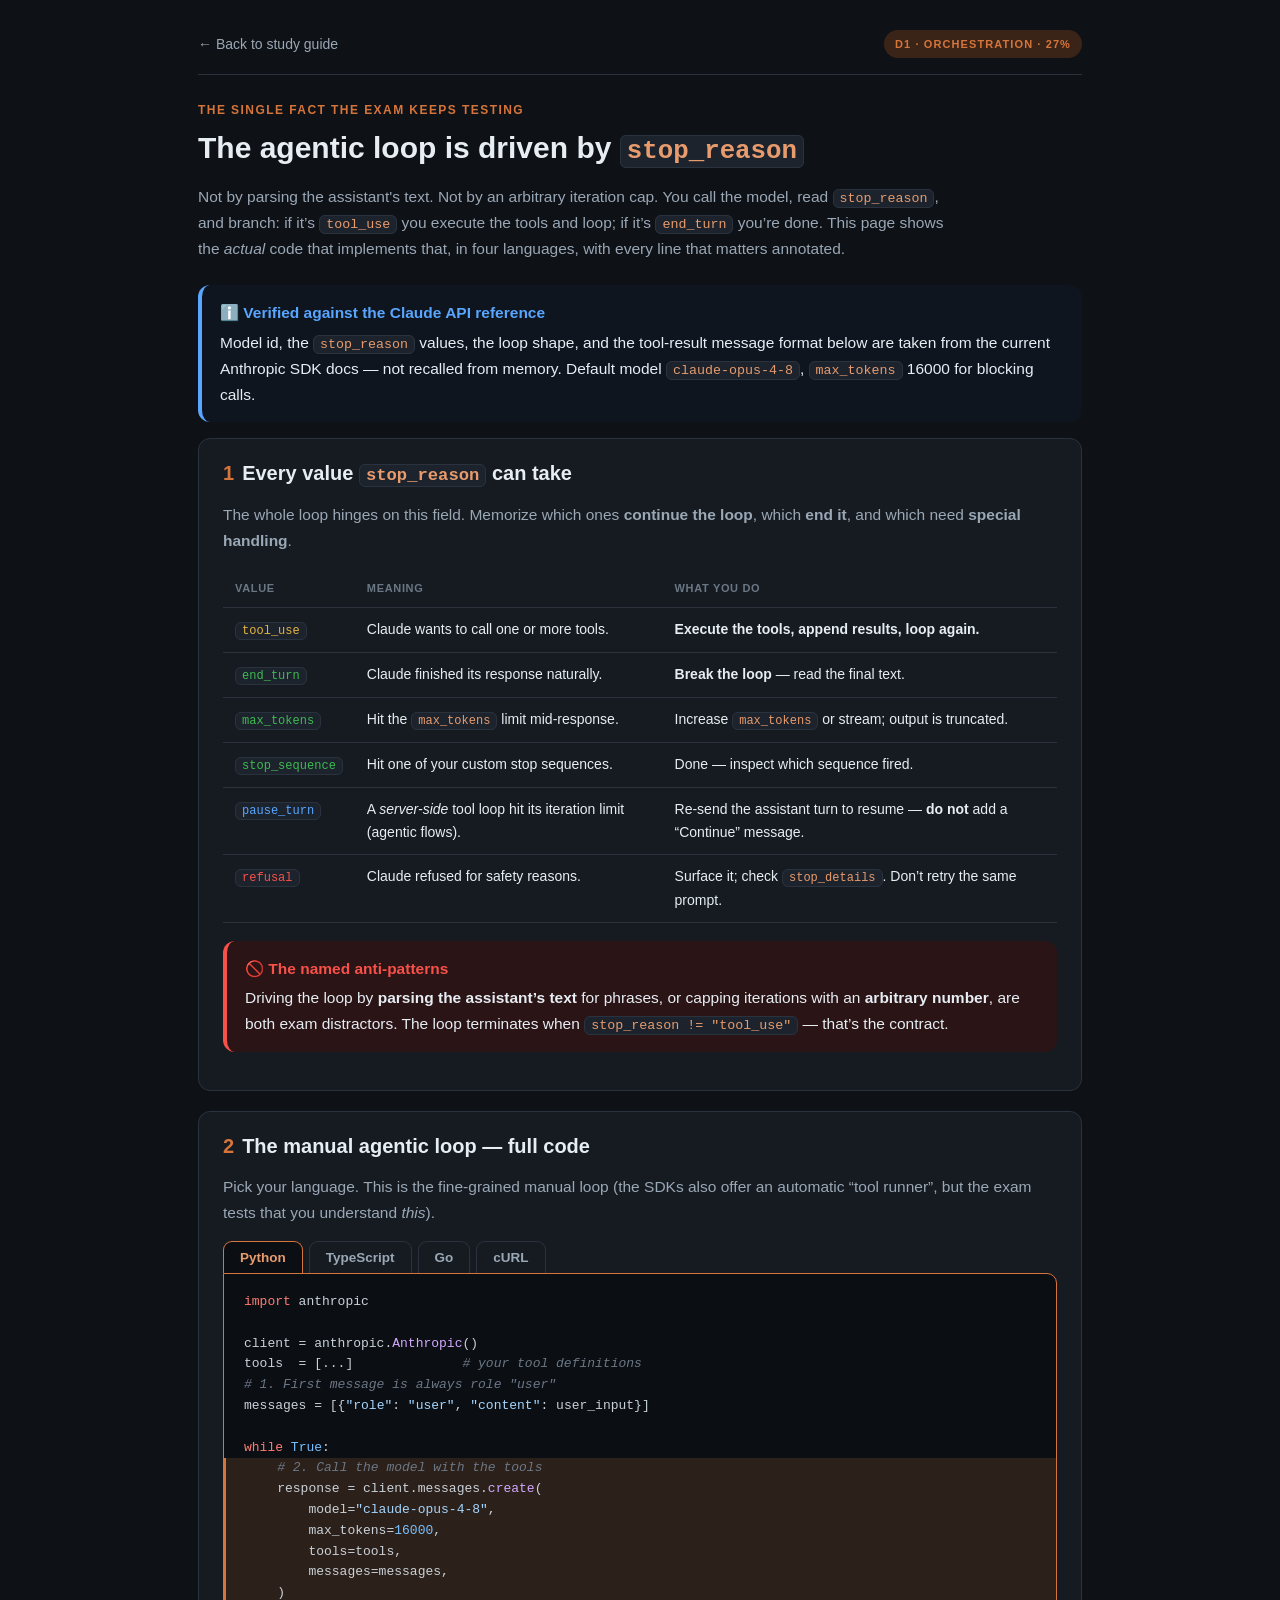
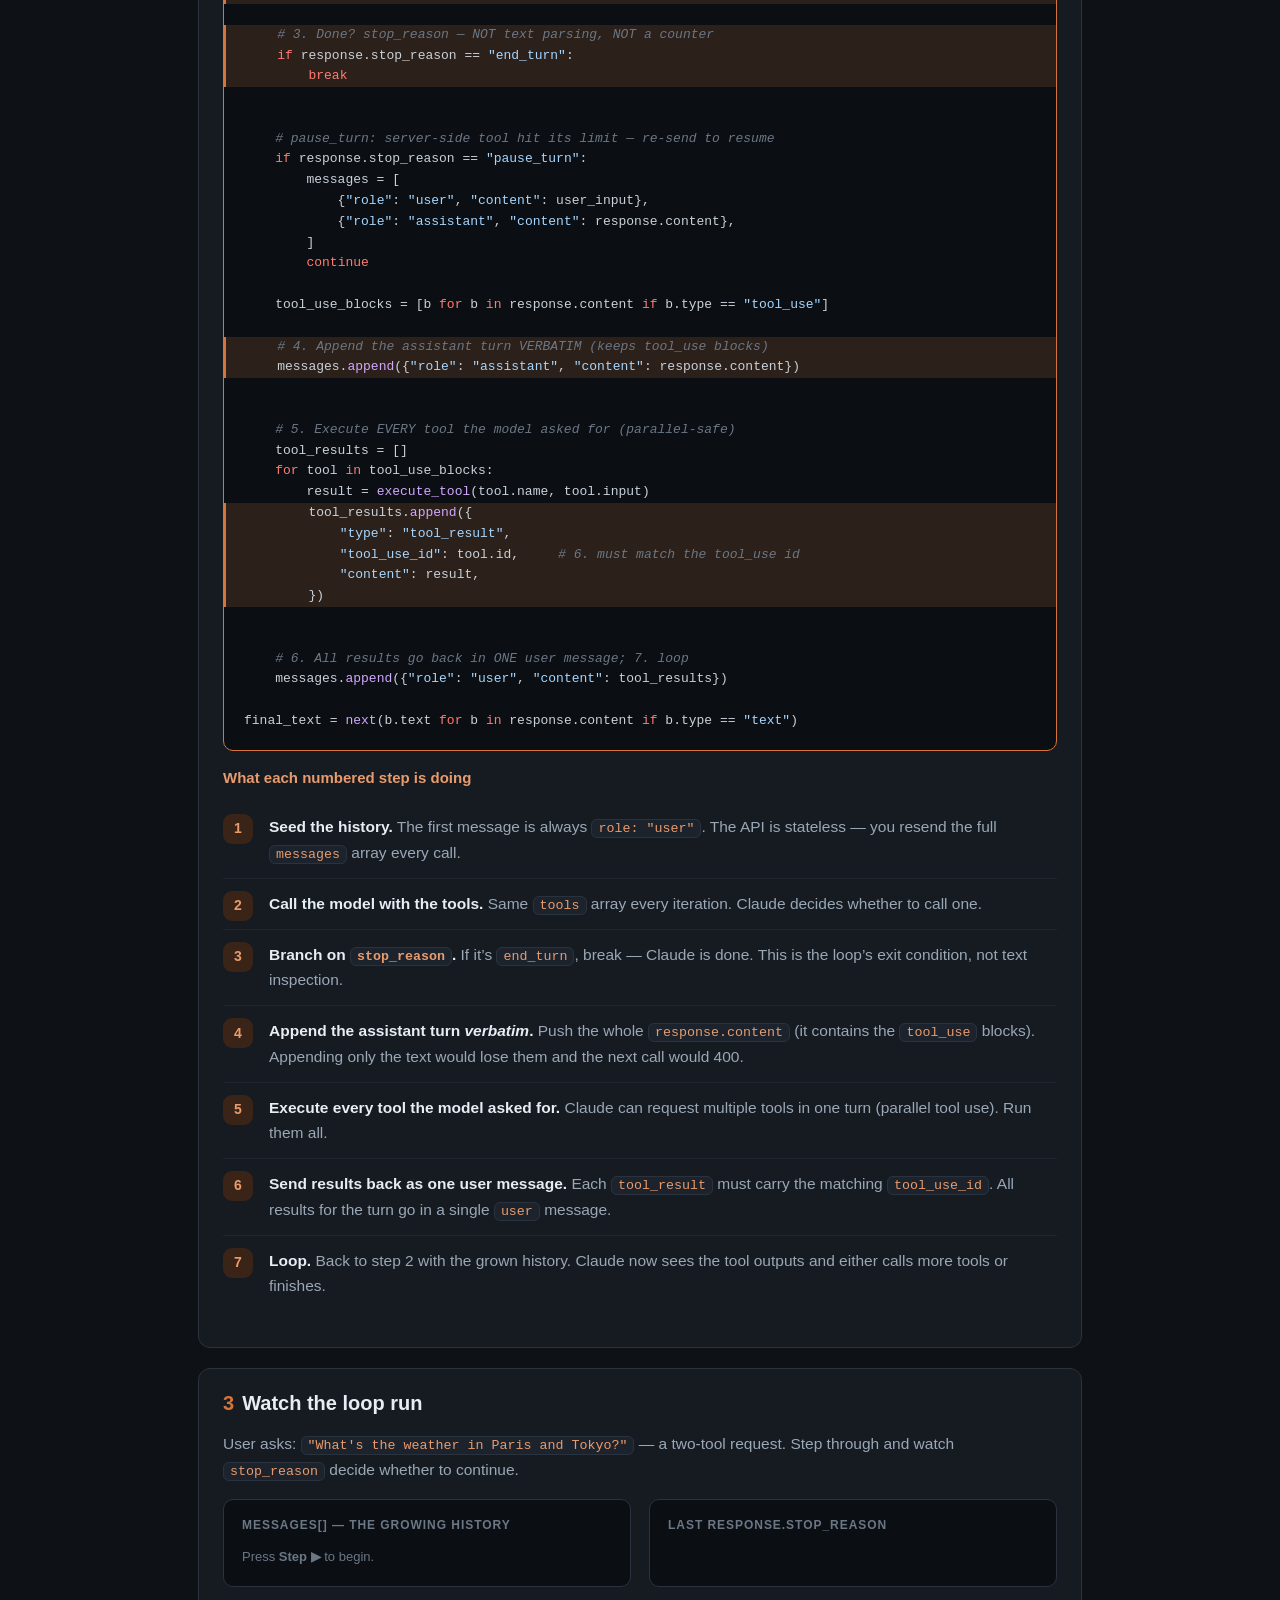
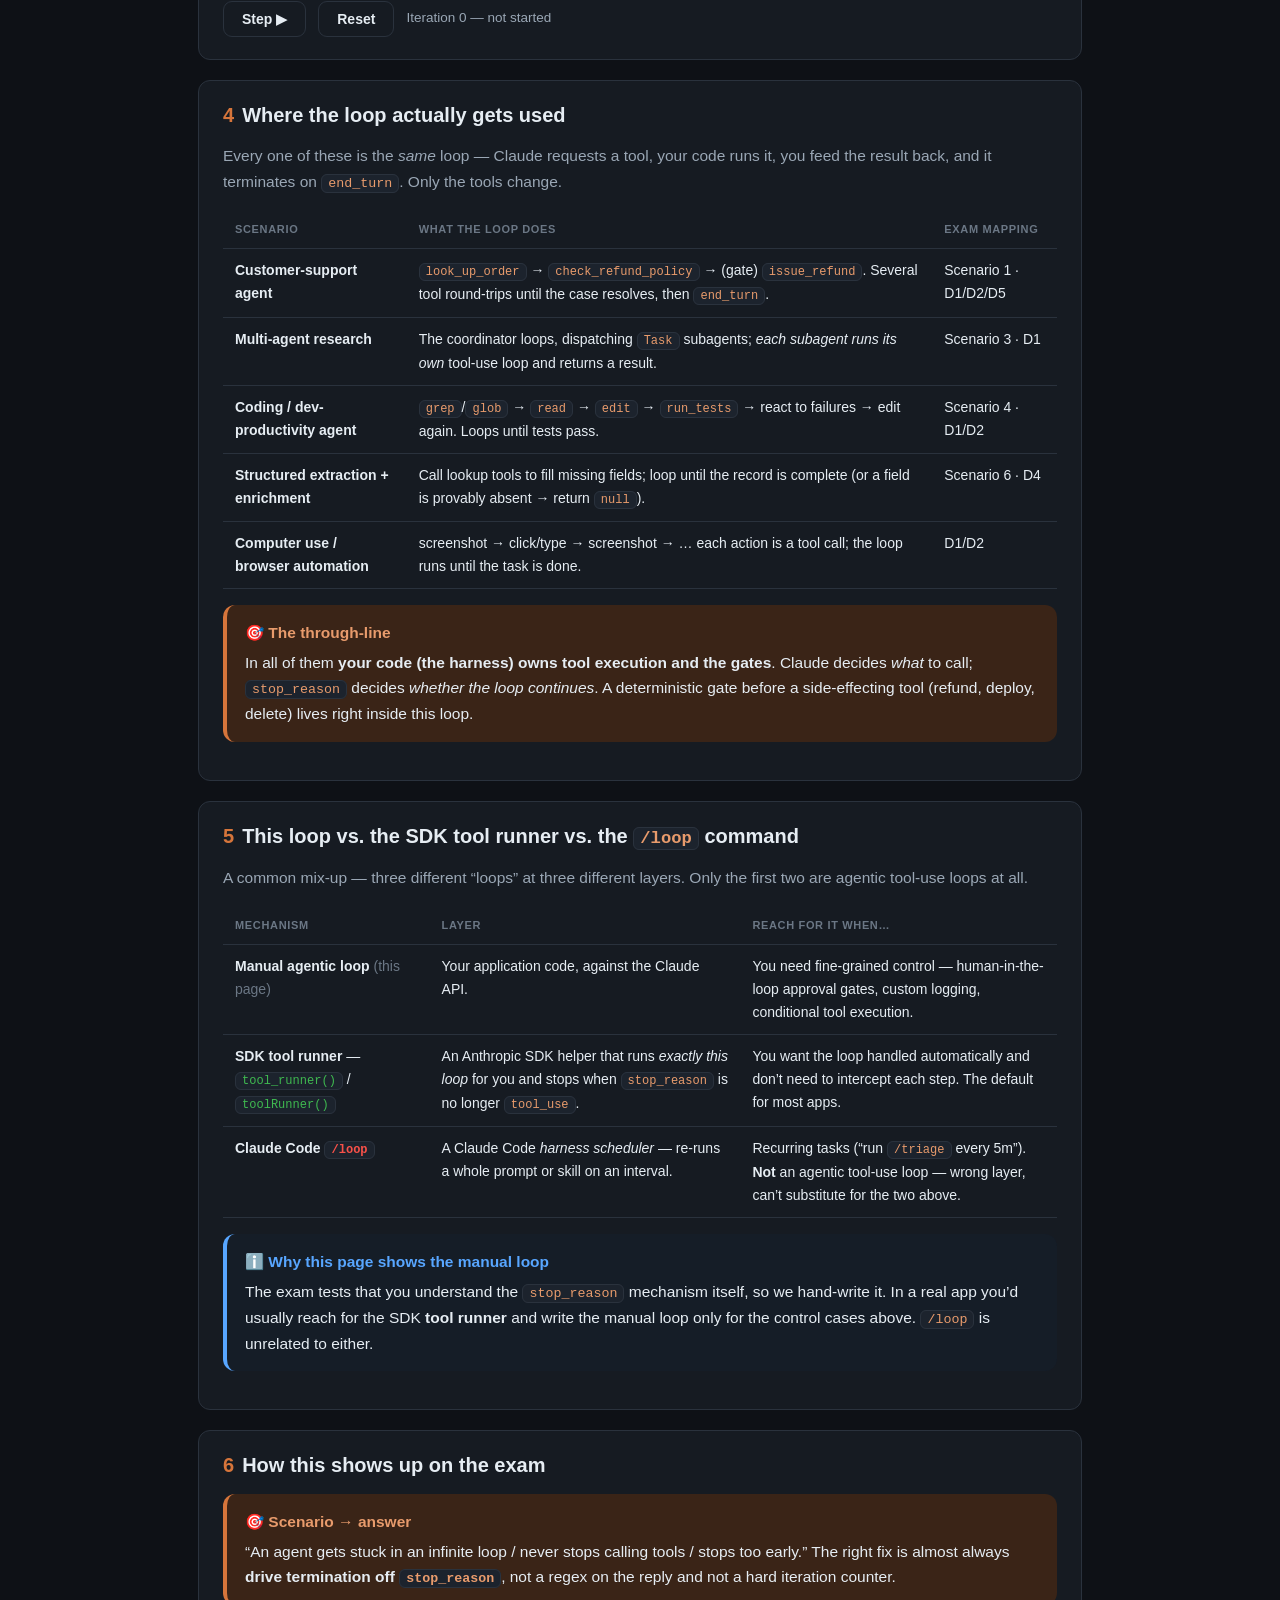
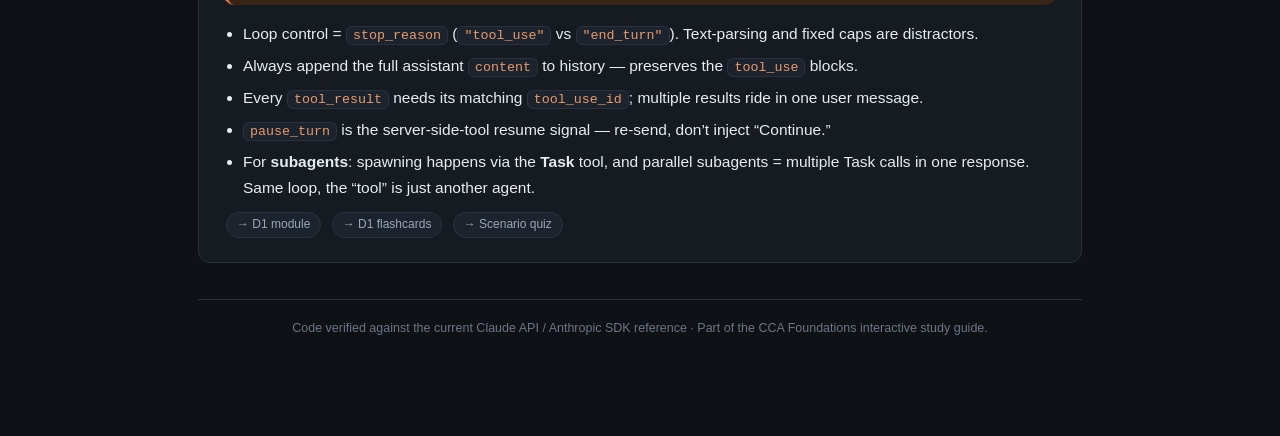
<file: stop-reason.html>
<!DOCTYPE html>
<html lang="en">
<head>
<meta charset="UTF-8">
<meta name="viewport" content="width=device-width, initial-scale=1.0">
<title>The Agentic Loop &amp; stop_reason — in practice · CCA Foundations</title>
<style>
  :root{
    --bg:#0e1116; --panel:#161b22; --panel-2:#1c232d; --border:#2a323d;
    --txt:#e6edf3; --muted:#9aa7b5; --dim:#6b7785;
    --accent:#d6753b; --accent-2:#e89b6c; --accent-soft:#3a2417;
    --good:#3fb950; --good-soft:#12251a; --bad:#f85149; --bad-soft:#2a1416;
    --blue:#58a6ff; --purple:#bc8cff; --yellow:#e3b341; --green-tok:#7ee787;
    --radius:12px; --shadow:0 8px 30px rgba(0,0,0,.35);
    --mono:ui-monospace,"SF Mono",Menlo,Consolas,monospace;
    --sans:-apple-system,BlinkMacSystemFont,"Segoe UI",Roboto,Helvetica,Arial,sans-serif;
  }
  *{box-sizing:border-box}
  html{scroll-behavior:smooth}
  body{margin:0;background:var(--bg);color:var(--txt);font-family:var(--sans);line-height:1.65;font-size:15.5px}
  a{color:var(--blue);text-decoration:none}
  a:hover{text-decoration:underline}
  code{font-family:var(--mono);font-size:.86em;background:var(--panel-2);border:1px solid var(--border);
    padding:1px 6px;border-radius:6px;color:var(--accent-2)}
  kbd{font-family:var(--mono);font-size:.8em;background:var(--panel-2);border:1px solid var(--border);
    border-bottom-width:2px;padding:1px 6px;border-radius:5px}
  h1,h2,h3{line-height:1.25;margin:0}

  .main{max-width:940px;margin:0 auto;padding:30px 28px 120px}
  .topbar{display:flex;align-items:center;justify-content:space-between;margin-bottom:26px;
    padding-bottom:16px;border-bottom:1px solid var(--border)}
  .topbar .back{font-size:14px;color:var(--muted)}
  .topbar .back:hover{color:var(--accent-2)}
  .topbar .badge{font-size:11px;font-weight:700;letter-spacing:.1em;text-transform:uppercase;
    color:var(--accent);background:var(--accent-soft);padding:5px 11px;border-radius:99px}

  .pagehead{margin-bottom:24px}
  .pagehead .eyebrow{color:var(--accent);font-size:12px;font-weight:700;letter-spacing:.12em;text-transform:uppercase}
  .pagehead h1{font-size:30px;margin:8px 0 8px}
  .pagehead p{color:var(--muted);max-width:760px;font-size:15.5px}

  .card{background:var(--panel);border:1px solid var(--border);border-radius:var(--radius);padding:22px 24px;margin-bottom:20px}
  .card h2{font-size:20px;margin-bottom:6px}
  .card h2 .n{color:var(--accent);margin-right:8px}
  .card h3{font-size:15px;margin:18px 0 8px;color:var(--accent-2)}
  .lead{color:var(--muted)}

  /* stop_reason table */
  table{width:100%;border-collapse:collapse;margin:10px 0;font-size:14px}
  th,td{text-align:left;padding:10px 12px;border-bottom:1px solid var(--border);vertical-align:top}
  th{color:var(--dim);font-size:11px;text-transform:uppercase;letter-spacing:.06em}
  tbody tr:hover{background:var(--panel-2)}
  td code{white-space:nowrap}
  .row-loop td:first-child code{color:var(--yellow)}
  .row-stop td:first-child code{color:var(--good)}
  .row-pause td:first-child code{color:var(--blue)}
  .row-bad td:first-child code{color:var(--bad)}

  /* callouts */
  .callout{border-radius:var(--radius);padding:15px 18px;margin:16px 0;border-left:4px solid}
  .callout .h{font-weight:700;margin-bottom:4px;display:flex;align-items:center;gap:8px}
  .callout.tip{background:var(--good-soft);border-color:var(--good)} .callout.tip .h{color:var(--good)}
  .callout.warn{background:var(--bad-soft);border-color:var(--bad)} .callout.warn .h{color:var(--bad)}
  .callout.key{background:var(--accent-soft);border-color:var(--accent)} .callout.key .h{color:var(--accent-2)}
  .callout.note{background:#10243d33;border-color:var(--blue)} .callout.note .h{color:var(--blue)}
  .callout p{margin:4px 0 0}

  /* language tabs */
  .tabs{display:flex;gap:6px;margin-bottom:0}
  .tabs button{background:var(--panel);border:1px solid var(--border);border-bottom:none;color:var(--muted);
    padding:8px 16px;border-radius:9px 9px 0 0;cursor:pointer;font-size:13.5px;font-family:inherit;font-weight:600}
  .tabs button.active{background:#0b0f14;color:var(--accent-2);border-color:var(--accent)}
  .codewrap{background:#0b0f14;border:1px solid var(--accent);border-radius:0 10px 10px 10px;overflow:hidden}
  pre{margin:0;padding:18px 20px;overflow-x:auto;font-family:var(--mono);font-size:13px;line-height:1.6}
  pre code{background:none;border:none;padding:0;color:#c9d1d9;font-size:13px;white-space:pre}
  .cm{color:#6b7785;font-style:italic}      /* comment */
  .kw{color:#ff7b72}                          /* keyword */
  .st{color:#a5d6ff}                          /* string */
  .fn{color:#d2a8ff}                          /* function */
  .nm{color:#79c0ff}                          /* number / const */
  .hl{background:rgba(214,117,59,.16);display:block;margin:0 -20px;padding:0 20px;border-left:2px solid var(--accent)}

  /* annotated step list */
  ol.steps{counter-reset:s;list-style:none;padding:0;margin:14px 0}
  ol.steps li{position:relative;padding:12px 0 12px 46px;border-bottom:1px solid rgba(42,50,61,.5)}
  ol.steps li:last-child{border:none}
  ol.steps li::before{counter-increment:s;content:counter(s);position:absolute;left:0;top:12px;
    width:30px;height:30px;border-radius:9px;background:var(--accent-soft);color:var(--accent-2);
    display:grid;place-items:center;font-weight:800;font-size:14px}
  ol.steps li b{color:var(--txt)}
  ol.steps li span{color:var(--muted)}

  /* interactive trace */
  .trace{display:grid;grid-template-columns:1fr 1fr;gap:18px}
  @media(max-width:760px){.trace{grid-template-columns:1fr}}
  .trace-panel{background:#0b0f14;border:1px solid var(--border);border-radius:10px;padding:16px 18px}
  .trace-panel h4{margin:0 0 10px;font-size:12px;letter-spacing:.08em;text-transform:uppercase;color:var(--dim)}
  .msg{font-family:var(--mono);font-size:12.5px;border-radius:7px;padding:8px 11px;margin-bottom:7px;border:1px solid var(--border);
    animation:pop .3s ease}
  @keyframes pop{from{opacity:0;transform:translateY(4px)}to{opacity:1}}
  .msg .role{font-weight:700;font-size:10.5px;text-transform:uppercase;letter-spacing:.06em;display:block;margin-bottom:2px}
  .msg.user{background:#10243d22}.msg.user .role{color:var(--blue)}
  .msg.assistant{background:var(--accent-soft)}.msg.assistant .role{color:var(--accent-2)}
  .msg.toolres{background:var(--good-soft)}.msg.toolres .role{color:var(--good)}
  .msg .body{color:var(--muted)}
  .sr{font-family:var(--mono);font-size:13px;padding:10px 14px;border-radius:8px;margin-bottom:10px;
    border:1px solid;display:flex;align-items:center;gap:10px}
  .sr.tool_use{background:rgba(227,179,65,.1);border-color:var(--yellow);color:var(--yellow)}
  .sr.end_turn{background:var(--good-soft);border-color:var(--good);color:var(--good)}
  .sr .lbl{color:var(--dim);font-style:normal}
  .trace-controls{display:flex;align-items:center;gap:12px;margin-top:14px}
  .trace-controls button{background:var(--panel);border:1px solid var(--border);color:var(--txt);
    padding:9px 18px;border-radius:9px;cursor:pointer;font-size:14px;font-family:inherit;font-weight:600}
  .trace-controls button:hover:not(:disabled){border-color:var(--accent);color:var(--accent-2)}
  .trace-controls button:disabled{opacity:.4;cursor:default}
  .trace-step-label{color:var(--muted);font-size:13.5px}
  .narrate{min-height:24px;color:var(--accent-2);font-size:14px;font-weight:600;margin-top:6px}

  .footer{color:var(--dim);font-size:12.5px;text-align:center;margin-top:36px;padding-top:18px;border-top:1px solid var(--border)}
  .pill{display:inline-block;background:var(--panel-2);border:1px solid var(--border);border-radius:99px;
    padding:2px 10px;font-size:12px;color:var(--muted);margin:2px 3px}
</style>
</head>
<body>
<div class="main">
  <div class="topbar">
    <a class="back" href="index.html">← Back to study guide</a>
    <span class="badge">D1 · Orchestration · 27%</span>
  </div>

  <div class="pagehead">
    <div class="eyebrow">The single fact the exam keeps testing</div>
    <h1>The agentic loop is driven by <code>stop_reason</code></h1>
    <p>Not by parsing the assistant's text. Not by an arbitrary iteration cap. You call the model, read
       <code>stop_reason</code>, and branch: if it’s <code>tool_use</code> you execute the tools and loop;
       if it’s <code>end_turn</code> you’re done. This page shows the <em>actual</em> code that implements that,
       in four languages, with every line that matters annotated.</p>
  </div>

  <div class="callout note">
    <div class="h">ℹ️ Verified against the Claude API reference</div>
    <p>Model id, the <code>stop_reason</code> values, the loop shape, and the tool-result message format below
       are taken from the current Anthropic SDK docs — not recalled from memory. Default model
       <code>claude-opus-4-8</code>, <code>max_tokens</code> 16000 for blocking calls.</p>
  </div>

  <!-- ===== STOP REASONS ===== -->
  <div class="card">
    <h2><span class="n">1</span>Every value <code>stop_reason</code> can take</h2>
    <p class="lead">The whole loop hinges on this field. Memorize which ones <b>continue the loop</b>, which <b>end it</b>, and which need <b>special handling</b>.</p>
    <table>
      <thead><tr><th>Value</th><th>Meaning</th><th>What you do</th></tr></thead>
      <tbody>
        <tr class="row-loop"><td><code>tool_use</code></td><td>Claude wants to call one or more tools.</td><td><b>Execute the tools, append results, loop again.</b></td></tr>
        <tr class="row-stop"><td><code>end_turn</code></td><td>Claude finished its response naturally.</td><td><b>Break the loop</b> — read the final text.</td></tr>
        <tr class="row-stop"><td><code>max_tokens</code></td><td>Hit the <code>max_tokens</code> limit mid-response.</td><td>Increase <code>max_tokens</code> or stream; output is truncated.</td></tr>
        <tr class="row-stop"><td><code>stop_sequence</code></td><td>Hit one of your custom stop sequences.</td><td>Done — inspect which sequence fired.</td></tr>
        <tr class="row-pause"><td><code>pause_turn</code></td><td>A <em>server-side</em> tool loop hit its iteration limit (agentic flows).</td><td>Re-send the assistant turn to resume — <b>do not</b> add a “Continue” message.</td></tr>
        <tr class="row-bad"><td><code>refusal</code></td><td>Claude refused for safety reasons.</td><td>Surface it; check <code>stop_details</code>. Don’t retry the same prompt.</td></tr>
      </tbody>
    </table>
    <div class="callout warn" style="margin-top:18px">
      <div class="h">🚫 The named anti-patterns</div>
      <p>Driving the loop by <b>parsing the assistant’s text</b> for phrases, or capping iterations with an
        <b>arbitrary number</b>, are both exam distractors. The loop terminates when <code>stop_reason != "tool_use"</code> — that’s the contract.</p>
    </div>
  </div>

  <!-- ===== THE LOOP CODE ===== -->
  <div class="card">
    <h2><span class="n">2</span>The manual agentic loop — full code</h2>
    <p class="lead">Pick your language. This is the fine-grained manual loop (the SDKs also offer an automatic “tool runner”, but the exam tests that you understand <em>this</em>).</p>

    <div class="tabs" id="tabs">
      <button data-lang="py" class="active">Python</button>
      <button data-lang="ts">TypeScript</button>
      <button data-lang="go">Go</button>
      <button data-lang="curl">cURL</button>
    </div>
    <div class="codewrap"><pre id="codeblock"></pre></div>

    <h3>What each numbered step is doing</h3>
    <ol class="steps">
      <li><b>Seed the history.</b> <span>The first message is always <code>role: "user"</code>. The API is stateless — you resend the full <code>messages</code> array every call.</span></li>
      <li><b>Call the model with the tools.</b> <span>Same <code>tools</code> array every iteration. Claude decides whether to call one.</span></li>
      <li><b>Branch on <code>stop_reason</code>.</b> <span>If it’s <code>end_turn</code>, break — Claude is done. This is the loop’s exit condition, not text inspection.</span></li>
      <li><b>Append the assistant turn <em>verbatim</em>.</b> <span>Push the whole <code>response.content</code> (it contains the <code>tool_use</code> blocks). Appending only the text would lose them and the next call would 400.</span></li>
      <li><b>Execute every tool the model asked for.</b> <span>Claude can request multiple tools in one turn (parallel tool use). Run them all.</span></li>
      <li><b>Send results back as one user message.</b> <span>Each <code>tool_result</code> must carry the matching <code>tool_use_id</code>. All results for the turn go in a single <code>user</code> message.</span></li>
      <li><b>Loop.</b> <span>Back to step 2 with the grown history. Claude now sees the tool outputs and either calls more tools or finishes.</span></li>
    </ol>
  </div>

  <!-- ===== INTERACTIVE TRACE ===== -->
  <div class="card">
    <h2><span class="n">3</span>Watch the loop run</h2>
    <p class="lead">User asks: <code>"What's the weather in Paris and Tokyo?"</code> — a two-tool request. Step through and watch <code>stop_reason</code> decide whether to continue.</p>

    <div class="trace">
      <div class="trace-panel">
        <h4>messages[] — the growing history</h4>
        <div id="msgs"></div>
      </div>
      <div class="trace-panel">
        <h4>Last response.stop_reason</h4>
        <div id="srbox"></div>
        <div class="narrate" id="narrate"></div>
      </div>
    </div>

    <div class="trace-controls">
      <button id="stepBtn">Step ▶</button>
      <button id="resetTrace">Reset</button>
      <span class="trace-step-label" id="stepLabel">Iteration 0 — not started</span>
    </div>
  </div>

  <!-- ===== USE CASES ===== -->
  <div class="card">
    <h2><span class="n">4</span>Where the loop actually gets used</h2>
    <p class="lead">Every one of these is the <em>same</em> loop — Claude requests a tool, your code runs it, you feed the result back, and it terminates on <code>end_turn</code>. Only the tools change.</p>
    <table>
      <thead><tr><th>Scenario</th><th>What the loop does</th><th>Exam mapping</th></tr></thead>
      <tbody>
        <tr><td><b>Customer-support agent</b></td><td><code>look_up_order</code> → <code>check_refund_policy</code> → (gate) <code>issue_refund</code>. Several tool round-trips until the case resolves, then <code>end_turn</code>.</td><td>Scenario 1 · D1/D2/D5</td></tr>
        <tr><td><b>Multi-agent research</b></td><td>The coordinator loops, dispatching <code>Task</code> subagents; <em>each subagent runs its own</em> tool-use loop and returns a result.</td><td>Scenario 3 · D1</td></tr>
        <tr><td><b>Coding / dev-productivity agent</b></td><td><code>grep</code>/<code>glob</code> → <code>read</code> → <code>edit</code> → <code>run_tests</code> → react to failures → edit again. Loops until tests pass.</td><td>Scenario 4 · D1/D2</td></tr>
        <tr><td><b>Structured extraction + enrichment</b></td><td>Call lookup tools to fill missing fields; loop until the record is complete (or a field is provably absent → return <code>null</code>).</td><td>Scenario 6 · D4</td></tr>
        <tr><td><b>Computer use / browser automation</b></td><td>screenshot → click/type → screenshot → … each action is a tool call; the loop runs until the task is done.</td><td>D1/D2</td></tr>
      </tbody>
    </table>
    <div class="callout key">
      <div class="h">🎯 The through-line</div>
      <p>In all of them <b>your code (the harness) owns tool execution and the gates</b>. Claude decides <em>what</em> to call; <code>stop_reason</code> decides <em>whether the loop continues</em>. A deterministic gate before a side-effecting tool (refund, deploy, delete) lives right inside this loop.</p>
    </div>
  </div>

  <!-- ===== LAYERS ===== -->
  <div class="card">
    <h2><span class="n">5</span>This loop vs. the SDK tool runner vs. the <code>/loop</code> command</h2>
    <p class="lead">A common mix-up — three different “loops” at three different layers. Only the first two are agentic tool-use loops at all.</p>
    <table>
      <thead><tr><th>Mechanism</th><th>Layer</th><th>Reach for it when…</th></tr></thead>
      <tbody>
        <tr class="row-loop"><td><b>Manual agentic loop</b> <span style="color:var(--dim)">(this page)</span></td><td>Your application code, against the Claude API.</td><td>You need fine-grained control — human-in-the-loop approval gates, custom logging, conditional tool execution.</td></tr>
        <tr class="row-stop"><td><b>SDK tool runner</b> — <code>tool_runner()</code> / <code>toolRunner()</code></td><td>An Anthropic SDK helper that runs <em>exactly this loop</em> for you and stops when <code>stop_reason</code> is no longer <code>tool_use</code>.</td><td>You want the loop handled automatically and don’t need to intercept each step. The default for most apps.</td></tr>
        <tr class="row-bad"><td><b>Claude Code <code>/loop</code></b></td><td>A Claude Code <em>harness scheduler</em> — re-runs a whole prompt or skill on an interval.</td><td>Recurring tasks (“run <code>/triage</code> every 5m”). <b>Not</b> an agentic tool-use loop — wrong layer, can’t substitute for the two above.</td></tr>
      </tbody>
    </table>
    <div class="callout note">
      <div class="h">ℹ️ Why this page shows the manual loop</div>
      <p>The exam tests that you understand the <code>stop_reason</code> mechanism itself, so we hand-write it. In a real app you’d usually reach for the SDK <b>tool runner</b> and write the manual loop only for the control cases above. <code>/loop</code> is unrelated to either.</p>
    </div>
  </div>

  <!-- ===== EXAM CONNECTION ===== -->
  <div class="card">
    <h2><span class="n">6</span>How this shows up on the exam</h2>
    <div class="callout key">
      <div class="h">🎯 Scenario → answer</div>
      <p>“An agent gets stuck in an infinite loop / never stops calling tools / stops too early.” The right fix is
        almost always <b>drive termination off <code>stop_reason</code></b>, not a regex on the reply and not a hard
        iteration counter.</p>
    </div>
    <ul style="margin:10px 0;padding-left:20px;color:var(--txt)">
      <li style="margin:6px 0">Loop control = <code>stop_reason</code> (<code>"tool_use"</code> vs <code>"end_turn"</code>). Text-parsing and fixed caps are distractors.</li>
      <li style="margin:6px 0">Always append the full assistant <code>content</code> to history — preserves the <code>tool_use</code> blocks.</li>
      <li style="margin:6px 0">Every <code>tool_result</code> needs its matching <code>tool_use_id</code>; multiple results ride in one user message.</li>
      <li style="margin:6px 0"><code>pause_turn</code> is the server-side-tool resume signal — re-send, don’t inject “Continue.”</li>
      <li style="margin:6px 0">For <b>subagents</b>: spawning happens via the <b>Task</b> tool, and parallel subagents = multiple Task calls in one response. Same loop, the “tool” is just another agent.</li>
    </ul>
    <a class="pill" href="index.html#d1">→ D1 module</a>
    <a class="pill" href="index.html#flash">→ D1 flashcards</a>
    <a class="pill" href="index.html#quiz">→ Scenario quiz</a>
  </div>

  <div class="footer">
    Code verified against the current Claude API / Anthropic SDK reference · Part of the CCA Foundations interactive study guide.
  </div>
</div>

<script>
/* ============ CODE SAMPLES (verified shapes) ============ */
/* Simple span-based highlighting; content is escaped where needed. */
const CODE = {
py:`<span class="kw">import</span> anthropic

client = anthropic.<span class="fn">Anthropic</span>()
tools  = [...]              <span class="cm"># your tool definitions</span>
<span class="cm"># 1. First message is always role "user"</span>
messages = [{<span class="st">"role"</span>: <span class="st">"user"</span>, <span class="st">"content"</span>: user_input}]

<span class="kw">while</span> <span class="nm">True</span>:
<span class="hl">    <span class="cm"># 2. Call the model with the tools</span>
    response = client.messages.<span class="fn">create</span>(
        model=<span class="st">"claude-opus-4-8"</span>,
        max_tokens=<span class="nm">16000</span>,
        tools=tools,
        messages=messages,
    )</span>
<span class="hl">    <span class="cm"># 3. Done? stop_reason — NOT text parsing, NOT a counter</span>
    <span class="kw">if</span> response.stop_reason == <span class="st">"end_turn"</span>:
        <span class="kw">break</span></span>

    <span class="cm"># pause_turn: server-side tool hit its limit — re-send to resume</span>
    <span class="kw">if</span> response.stop_reason == <span class="st">"pause_turn"</span>:
        messages = [
            {<span class="st">"role"</span>: <span class="st">"user"</span>, <span class="st">"content"</span>: user_input},
            {<span class="st">"role"</span>: <span class="st">"assistant"</span>, <span class="st">"content"</span>: response.content},
        ]
        <span class="kw">continue</span>

    tool_use_blocks = [b <span class="kw">for</span> b <span class="kw">in</span> response.content <span class="kw">if</span> b.type == <span class="st">"tool_use"</span>]

<span class="hl">    <span class="cm"># 4. Append the assistant turn VERBATIM (keeps tool_use blocks)</span>
    messages.<span class="fn">append</span>({<span class="st">"role"</span>: <span class="st">"assistant"</span>, <span class="st">"content"</span>: response.content})</span>

    <span class="cm"># 5. Execute EVERY tool the model asked for (parallel-safe)</span>
    tool_results = []
    <span class="kw">for</span> tool <span class="kw">in</span> tool_use_blocks:
        result = <span class="fn">execute_tool</span>(tool.name, tool.input)
<span class="hl">        tool_results.<span class="fn">append</span>({
            <span class="st">"type"</span>: <span class="st">"tool_result"</span>,
            <span class="st">"tool_use_id"</span>: tool.id,     <span class="cm"># 6. must match the tool_use id</span>
            <span class="st">"content"</span>: result,
        })</span>

    <span class="cm"># 6. All results go back in ONE user message; 7. loop</span>
    messages.<span class="fn">append</span>({<span class="st">"role"</span>: <span class="st">"user"</span>, <span class="st">"content"</span>: tool_results})

final_text = <span class="fn">next</span>(b.text <span class="kw">for</span> b <span class="kw">in</span> response.content <span class="kw">if</span> b.type == <span class="st">"text"</span>)`,

ts:`<span class="kw">import</span> Anthropic <span class="kw">from</span> <span class="st">"@anthropic-ai/sdk"</span>;

<span class="kw">const</span> client = <span class="kw">new</span> <span class="fn">Anthropic</span>();
<span class="kw">const</span> tools: Anthropic.Tool[] = [...];
<span class="cm">// 1. First message is always role "user"</span>
<span class="kw">let</span> messages: Anthropic.MessageParam[] = [{ role: <span class="st">"user"</span>, content: userInput }];

<span class="kw">while</span> (<span class="nm">true</span>) {
<span class="hl">  <span class="cm">// 2. Call the model with the tools</span>
  <span class="kw">const</span> response = <span class="kw">await</span> client.messages.<span class="fn">create</span>({
    model: <span class="st">"claude-opus-4-8"</span>,
    max_tokens: <span class="nm">16000</span>,
    tools,
    messages,
  });</span>
<span class="hl">  <span class="cm">// 3. Exit on stop_reason — not on the text content</span>
  <span class="kw">if</span> (response.stop_reason === <span class="st">"end_turn"</span>) <span class="kw">break</span>;</span>

  <span class="cm">// pause_turn: server-side tool hit its limit — re-send to resume</span>
  <span class="kw">if</span> (response.stop_reason === <span class="st">"pause_turn"</span>) {
    messages.<span class="fn">push</span>({ role: <span class="st">"assistant"</span>, content: response.content });
    <span class="kw">continue</span>;
  }

  <span class="kw">const</span> toolUseBlocks = response.content.<span class="fn">filter</span>(
    (b): b <span class="kw">is</span> Anthropic.ToolUseBlock => b.type === <span class="st">"tool_use"</span>,
  );

<span class="hl">  <span class="cm">// 4. Append the assistant turn verbatim</span>
  messages.<span class="fn">push</span>({ role: <span class="st">"assistant"</span>, content: response.content });</span>

  <span class="cm">// 5. Run every requested tool</span>
  <span class="kw">const</span> toolResults: Anthropic.ToolResultBlockParam[] = [];
  <span class="kw">for</span> (<span class="kw">const</span> tool <span class="kw">of</span> toolUseBlocks) {
    <span class="kw">const</span> result = <span class="kw">await</span> <span class="fn">executeTool</span>(tool.name, tool.input);
<span class="hl">    toolResults.<span class="fn">push</span>({
      type: <span class="st">"tool_result"</span>,
      tool_use_id: tool.id,        <span class="cm">// 6. matching id</span>
      content: result,
    });</span>
  }

  <span class="cm">// 6. One user message with all results; 7. loop</span>
  messages.<span class="fn">push</span>({ role: <span class="st">"user"</span>, content: toolResults });
}`,

go:`response, _ := client.Messages.<span class="fn">New</span>(ctx, anthropic.MessageNewParams{
    Model:     anthropic.ModelClaudeOpus4_8,
    MaxTokens: <span class="nm">16000</span>,
    Messages:  messages,
    Tools:     tools,
})

<span class="kw">for</span> {
    response, err := client.Messages.<span class="fn">New</span>(ctx, anthropic.MessageNewParams{
        Model:     anthropic.ModelClaudeOpus4_8,
        MaxTokens: <span class="nm">16000</span>,
        Messages:  messages,
        Tools:     tools,
    })
    <span class="kw">if</span> err != <span class="nm">nil</span> { log.<span class="fn">Fatal</span>(err) }

<span class="hl">    <span class="cm">// 4. ToParam() converts the response → MessageParam, keeping tool_use blocks</span>
    messages = <span class="fn">append</span>(messages, response.<span class="fn">ToParam</span>())</span>

    toolResults := []anthropic.ContentBlockParamUnion{}
    <span class="kw">for</span> _, block := <span class="kw">range</span> response.Content {
        <span class="kw">switch</span> variant := block.<span class="fn">AsAny</span>().(<span class="kw">type</span>) {
        <span class="kw">case</span> anthropic.ToolUseBlock:
            result := <span class="fn">execute</span>(variant)
<span class="hl">            toolResults = <span class="fn">append</span>(toolResults,
                anthropic.<span class="fn">NewToolResultBlock</span>(block.ID, result, <span class="nm">false</span>))  <span class="cm">// 6. id + result</span></span>
        }
    }

<span class="hl">    <span class="cm">// 3. Exit when Claude stops asking for tools</span>
    <span class="kw">if</span> response.StopReason != anthropic.StopReasonToolUse {
        <span class="kw">break</span>
    }</span>

    <span class="cm">// 5/6. Tool results go in one user message; 7. loop</span>
    messages = <span class="fn">append</span>(messages, anthropic.<span class="fn">NewUserMessage</span>(toolResults...))
}`,

curl:`<span class="cm"># First call — Claude responds with a tool_use block + stop_reason: "tool_use"</span>
curl https://api.anthropic.com/v1/messages \\
  -H <span class="st">"x-api-key: \$ANTHROPIC_API_KEY"</span> \\
  -H <span class="st">"anthropic-version: 2023-06-01"</span> \\
  -d <span class="st">'{
    "model": "claude-opus-4-8",
    "max_tokens": 16000,
    "tools": [{
      "name": "get_weather",
      "description": "Get current weather for a location",
      "input_schema": {
        "type": "object",
        "properties": {"location": {"type": "string"}},
        "required": ["location"]
      }
    }],
    "messages": [{"role": "user", "content": "Weather in Paris?"}]
  }'</span>

<span class="cm"># Read stop_reason from the JSON with jq (never grep/sed JSON):</span>
<span class="cm">#   echo "\$response" | jq -r '.stop_reason'   → "tool_use"</span>

<span class="cm"># Second call — echo the assistant turn back, then add tool_result</span>
<span class="cm"># with the matching tool_use_id. Loop until stop_reason == "end_turn".</span>
curl https://api.anthropic.com/v1/messages \\
  -H <span class="st">"x-api-key: \$ANTHROPIC_API_KEY"</span> \\
  -H <span class="st">"anthropic-version: 2023-06-01"</span> \\
  -d <span class="st">'{
    "model": "claude-opus-4-8",
    "max_tokens": 16000,
    "tools": [ ... same tools ... ],
    "messages": [
      {"role": "user", "content": "Weather in Paris?"},
      {"role": "assistant", "content": [
        {"type": "tool_use", "id": "toolu_abc123",
         "name": "get_weather", "input": {"location": "Paris"}}
      ]},
      {"role": "user", "content": [
        {"type": "tool_result", "tool_use_id": "toolu_abc123",
         "content": "72°F and sunny"}
      ]}
    ]
  }'</span>`,
};

const codeblock = document.getElementById("codeblock");
function setLang(lang){
  codeblock.innerHTML = `<code>${CODE[lang]}</code>`;
  document.querySelectorAll("#tabs button").forEach(b=>b.classList.toggle("active",b.dataset.lang===lang));
}
document.querySelectorAll("#tabs button").forEach(b=>b.onclick=()=>setLang(b.dataset.lang));
setLang("py");

/* ============ INTERACTIVE TRACE ============ */
const msgsEl=document.getElementById("msgs"), srEl=document.getElementById("srbox"),
      narrEl=document.getElementById("narrate"), stepLabel=document.getElementById("stepLabel"),
      stepBtn=document.getElementById("stepBtn");

const TRACE=[
  {label:"Iteration 1 — seed history",
   msgs:[{r:"user",c:'"What\'s the weather in Paris and Tokyo?"'}],
   sr:null, narrate:"messages[] seeded with the first user turn."},
  {label:"Iteration 1 — model responds",
   msgs:[{r:"user",c:'"What\'s the weather in Paris and Tokyo?"'},
         {r:"assistant",c:'2 × tool_use → get_weather(Paris), get_weather(Tokyo)'}],
   sr:"tool_use", narrate:"stop_reason = tool_use → don't break. Append the assistant turn, run both tools."},
  {label:"Iteration 1 — tool results returned",
   msgs:[{r:"user",c:'"What\'s the weather in Paris and Tokyo?"'},
         {r:"assistant",c:'2 × tool_use → get_weather(Paris), get_weather(Tokyo)'},
         {r:"toolres",c:'2 × tool_result (matching tool_use_ids): "18°C", "24°C"'}],
   sr:"tool_use", narrate:"Both results in ONE user message, each with its tool_use_id. Loop again."},
  {label:"Iteration 2 — model finishes",
   msgs:[{r:"user",c:'"What\'s the weather in Paris and Tokyo?"'},
         {r:"assistant",c:'2 × tool_use → get_weather(Paris), get_weather(Tokyo)'},
         {r:"toolres",c:'2 × tool_result: "18°C", "24°C"'},
         {r:"assistant",c:'text → "Paris is 18°C, Tokyo is 24°C."'}],
   sr:"end_turn", narrate:"stop_reason = end_turn → break the loop. Read the final text. Done."},
];
let ti=0;
function renderTrace(){
  const s=TRACE[ti-1];
  if(ti===0){
    msgsEl.innerHTML=`<div style="color:var(--dim);font-size:13px">Press <b>Step ▶</b> to begin.</div>`;
    srEl.innerHTML=""; narrEl.textContent=""; stepLabel.textContent="Iteration 0 — not started";
    stepBtn.disabled=false; stepBtn.textContent="Step ▶"; return;
  }
  msgsEl.innerHTML=s.msgs.map(m=>{
    const cls=m.r==="toolres"?"toolres":m.r;
    const role=m.r==="toolres"?"user · tool_result":m.r;
    return `<div class="msg ${cls}"><span class="role">${role}</span><span class="body">${m.c}</span></div>`;
  }).join("");
  srEl.innerHTML = s.sr
    ? `<div class="sr ${s.sr}"><span class="lbl">stop_reason =</span> "${s.sr}" ${s.sr==="end_turn"?"✓ break":"↻ loop"}</div>`
    : `<div style="color:var(--dim);font-size:13px;font-family:var(--mono)">— no response yet —</div>`;
  narrEl.textContent=s.narrate;
  stepLabel.textContent=s.label;
  stepBtn.disabled = ti>=TRACE.length;
  stepBtn.textContent = ti>=TRACE.length ? "Loop complete ✓" : "Step ▶";
}
stepBtn.onclick=()=>{ if(ti<TRACE.length){ti++;renderTrace();} };
document.getElementById("resetTrace").onclick=()=>{ti=0;renderTrace();};
renderTrace();
</script>
</body>
</html>
</file>
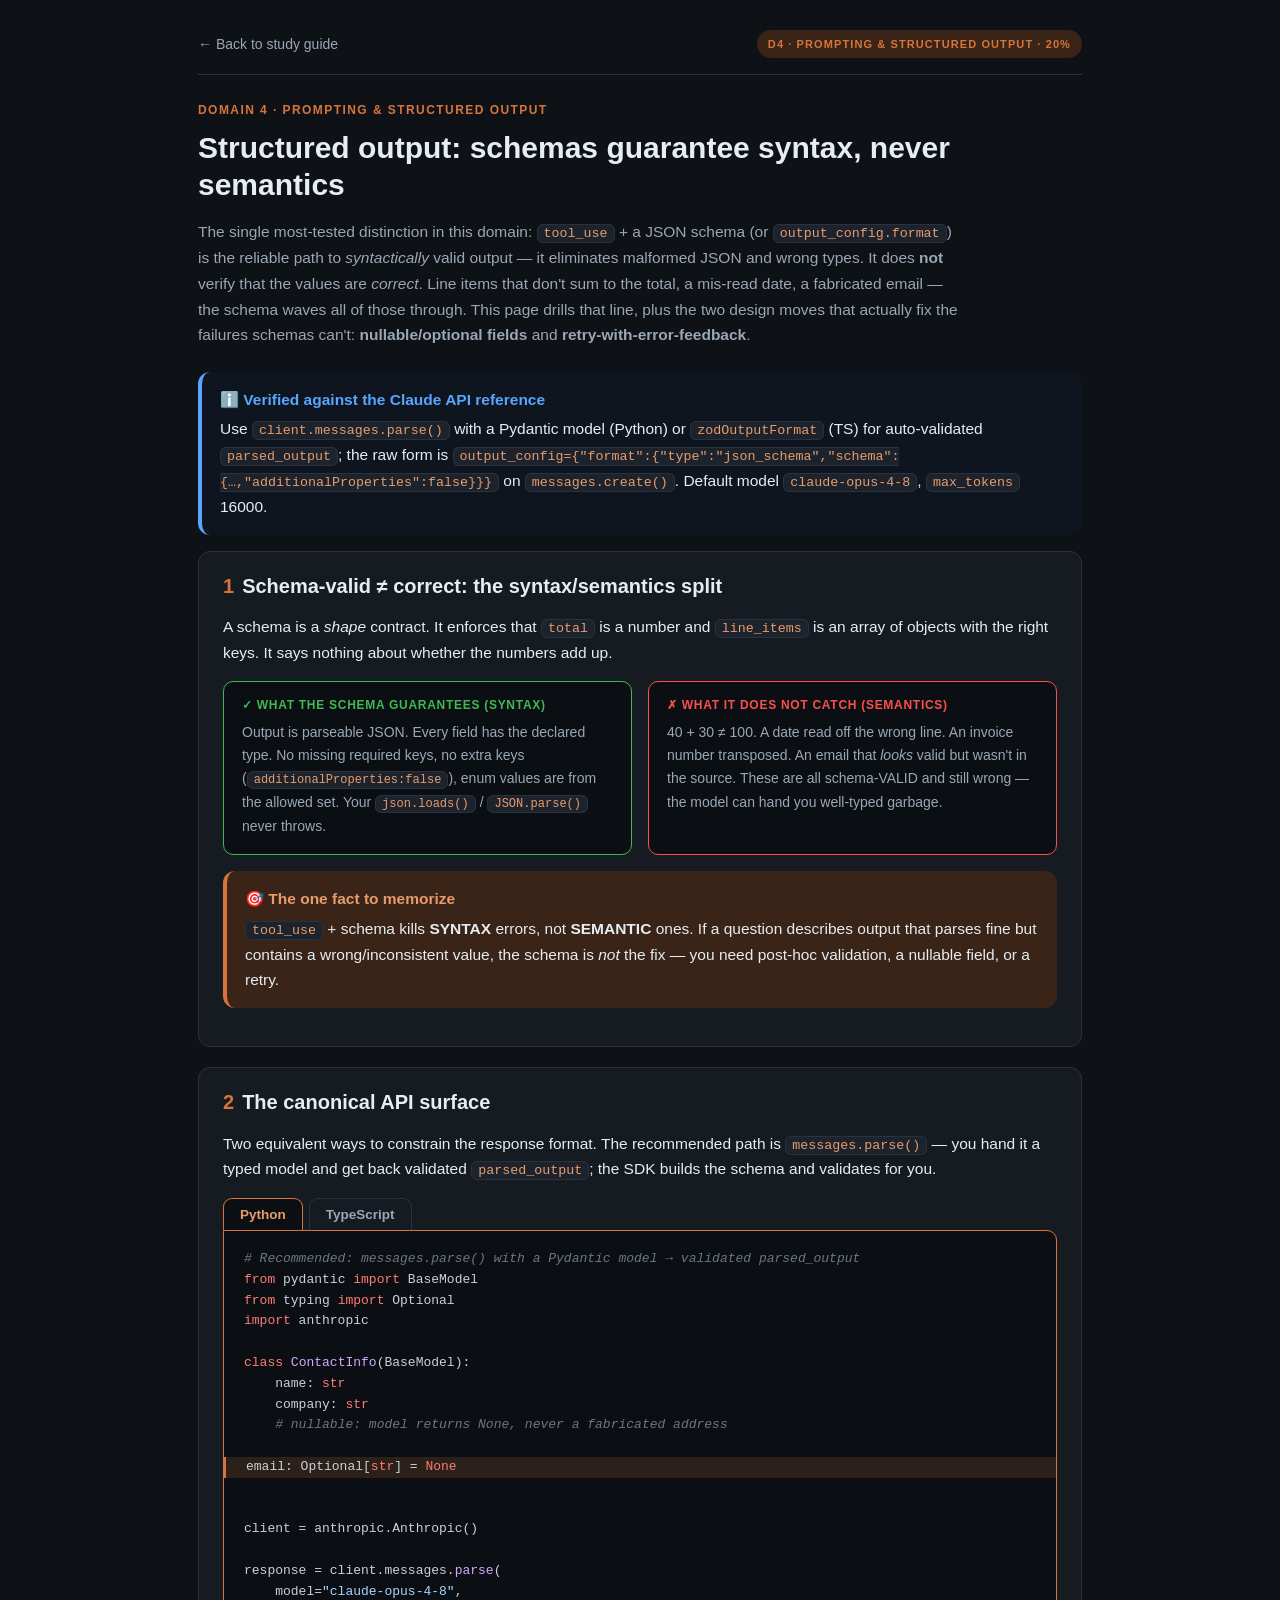
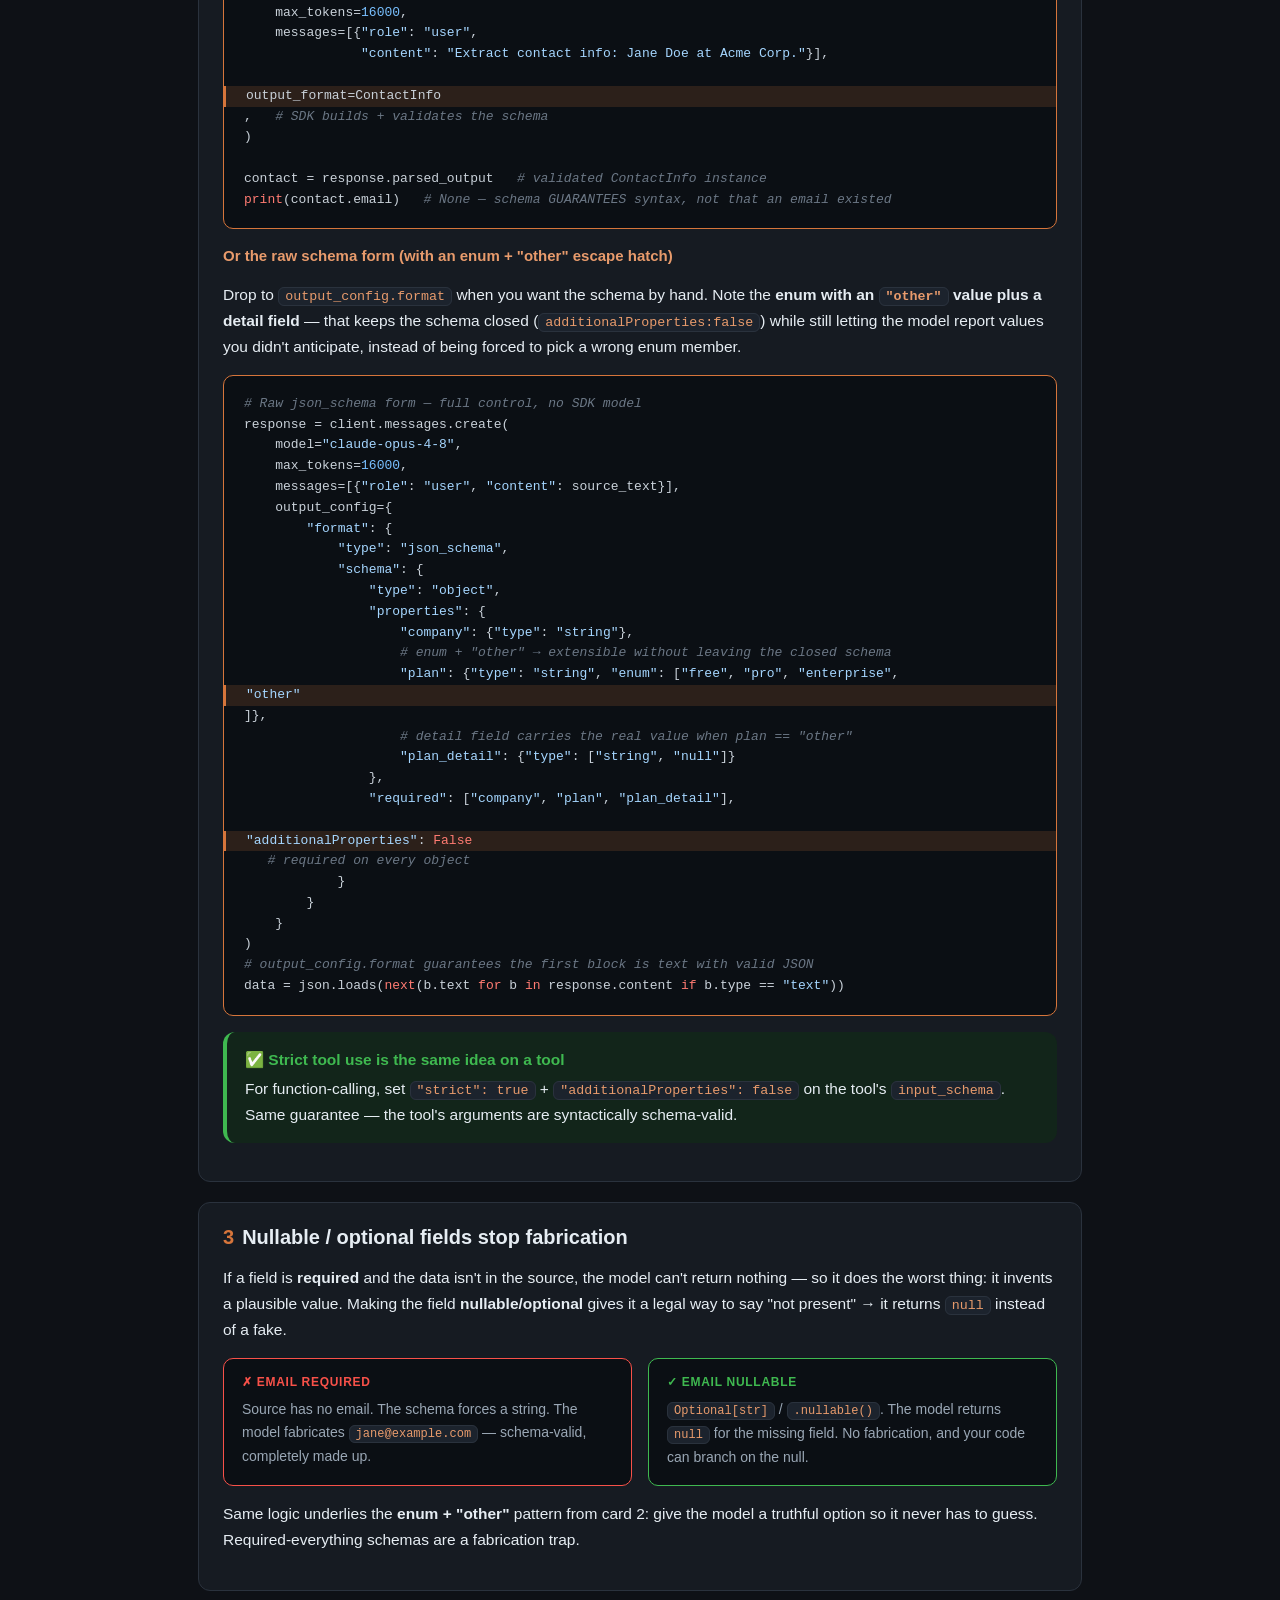
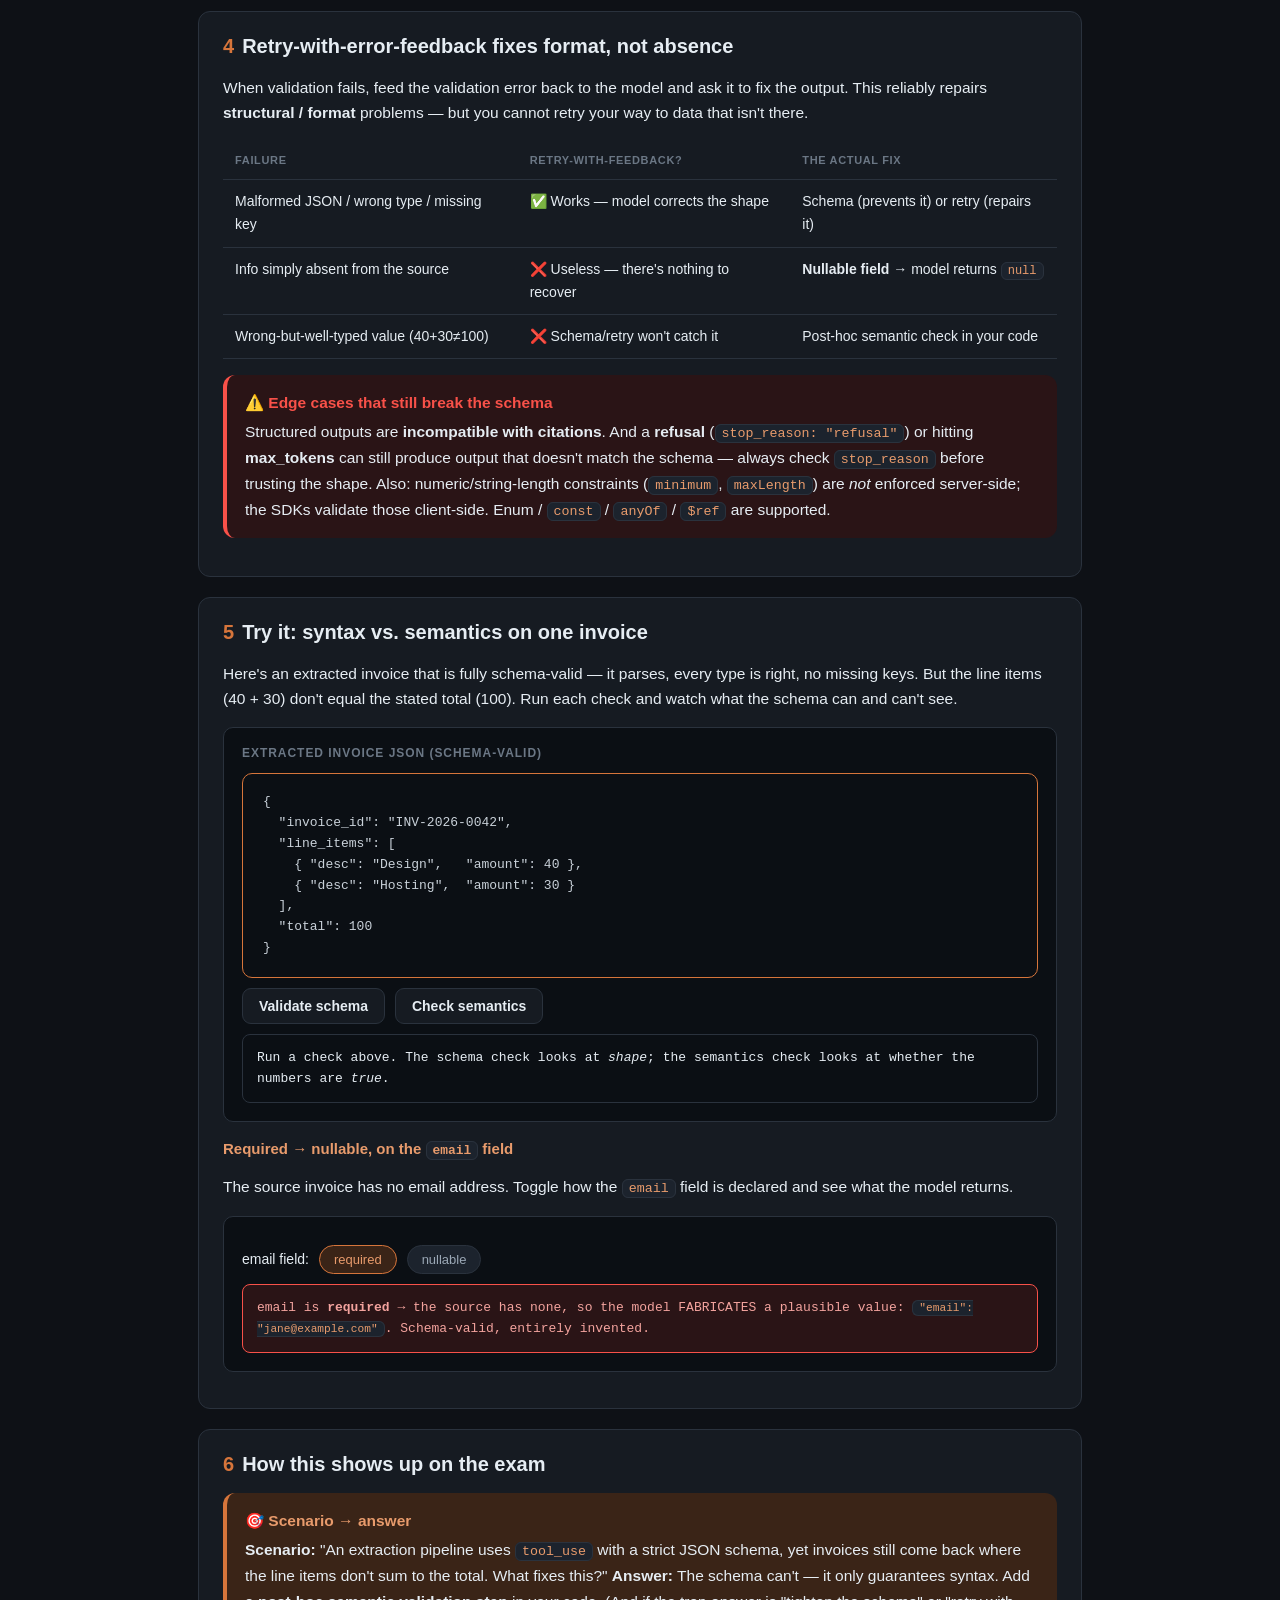
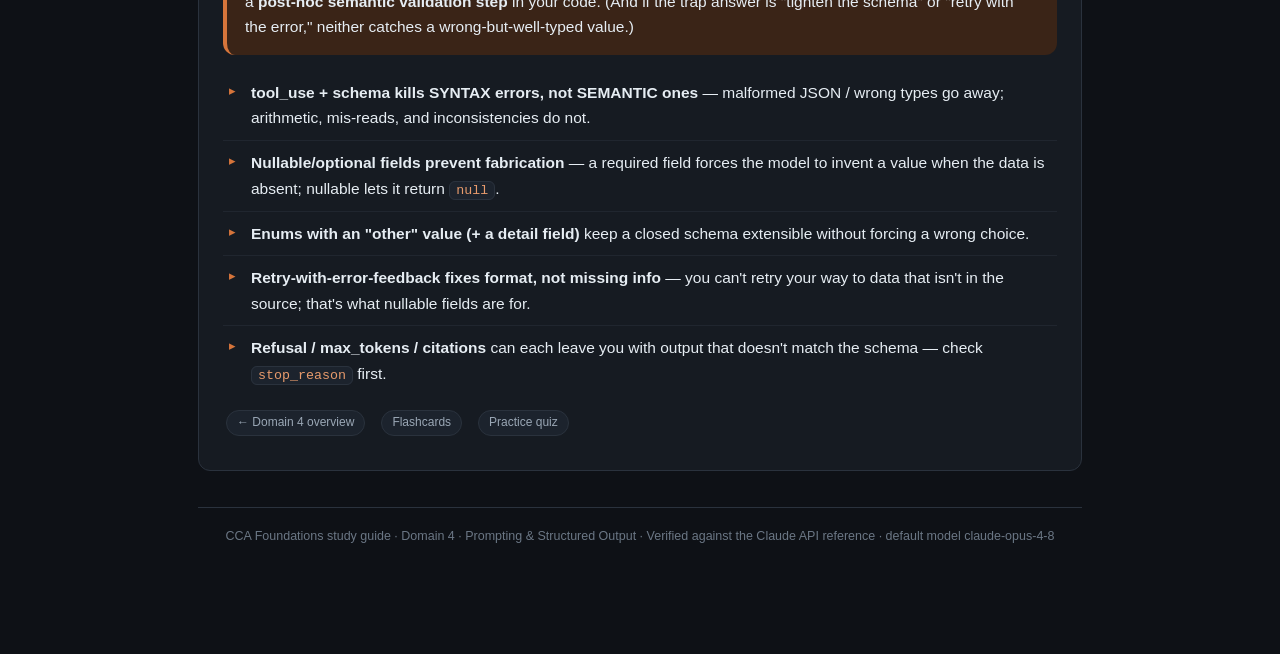
<file: structured-output.html>
<!DOCTYPE html>
<html lang="en">
<head>
<meta charset="UTF-8">
<meta name="viewport" content="width=device-width, initial-scale=1.0">
<title>Structured output &amp; schema-valid extraction · CCA Foundations</title>
<link rel="stylesheet" href="assets/deepdive.css">
</head>
<body>
<div class="main">
  <div class="topbar">
    <a class="back" href="index.html">← Back to study guide</a>
    <span class="badge">D4 · Prompting &amp; Structured Output · 20%</span>
  </div>

  <div class="pagehead">
    <div class="eyebrow">Domain 4 · Prompting &amp; Structured Output</div>
    <h1>Structured output: schemas guarantee syntax, never semantics</h1>
    <p>The single most-tested distinction in this domain: <code>tool_use</code> + a JSON schema (or <code>output_config.format</code>) is the reliable path to <em>syntactically</em> valid output — it eliminates malformed JSON and wrong types. It does <b>not</b> verify that the values are <em>correct</em>. Line items that don't sum to the total, a mis-read date, a fabricated email — the schema waves all of those through. This page drills that line, plus the two design moves that actually fix the failures schemas can't: <b>nullable/optional fields</b> and <b>retry-with-error-feedback</b>.</p>
  </div>

  <div class="callout note">
    <div class="h">ℹ️ Verified against the Claude API reference</div>
    <p>Use <code>client.messages.parse()</code> with a Pydantic model (Python) or <code>zodOutputFormat</code> (TS) for auto-validated <code>parsed_output</code>; the raw form is <code>output_config={"format":{"type":"json_schema","schema":{…,"additionalProperties":false}}}</code> on <code>messages.create()</code>. Default model <code>claude-opus-4-8</code>, <code>max_tokens</code> 16000.</p>
  </div>

  <div class="card">
    <h2><span class="n">1</span>Schema-valid ≠ correct: the syntax/semantics split</h2>
    <p class="lead">A schema is a <em>shape</em> contract. It enforces that <code>total</code> is a number and <code>line_items</code> is an array of objects with the right keys. It says nothing about whether the numbers add up.</p>
    <div class="grid2">
      <div class="compare good">
        <h4>✓ What the schema GUARANTEES (syntax)</h4>
        <p>Output is parseable JSON. Every field has the declared type. No missing required keys, no extra keys (<code>additionalProperties:false</code>), enum values are from the allowed set. Your <code>json.loads()</code> / <code>JSON.parse()</code> never throws.</p>
      </div>
      <div class="compare bad">
        <h4>✗ What it does NOT catch (semantics)</h4>
        <p>40 + 30 ≠ 100. A date read off the wrong line. An invoice number transposed. An email that <em>looks</em> valid but wasn't in the source. These are all schema-VALID and still wrong — the model can hand you well-typed garbage.</p>
      </div>
    </div>
    <div class="callout key">
      <div class="h">🎯 The one fact to memorize</div>
      <p><code>tool_use</code> + schema kills <b>SYNTAX</b> errors, not <b>SEMANTIC</b> ones. If a question describes output that parses fine but contains a wrong/inconsistent value, the schema is <em>not</em> the fix — you need post-hoc validation, a nullable field, or a retry.</p>
    </div>
  </div>

  <div class="card">
    <h2><span class="n">2</span>The canonical API surface</h2>
    <p class="lead">Two equivalent ways to constrain the response format. The recommended path is <code>messages.parse()</code> — you hand it a typed model and get back validated <code>parsed_output</code>; the SDK builds the schema and validates for you.</p>
    <div class="tabs" id="tabs">
      <button data-lang="py" class="active">Python</button>
      <button data-lang="ts">TypeScript</button>
    </div>
    <div class="codewrap"><pre id="codeblock"></pre></div>
    <h3>Or the raw schema form (with an enum + "other" escape hatch)</h3>
    <p>Drop to <code>output_config.format</code> when you want the schema by hand. Note the <b>enum with an <code>"other"</code> value plus a detail field</b> — that keeps the schema closed (<code>additionalProperties:false</code>) while still letting the model report values you didn't anticipate, instead of being forced to pick a wrong enum member.</p>
    <div class="codewrap solo"><pre><code><span class="cm"># Raw json_schema form — full control, no SDK model</span>
response = client.messages.create(
    model=<span class="st">"claude-opus-4-8"</span>,
    max_tokens=<span class="nm">16000</span>,
    messages=[{<span class="st">"role"</span>: <span class="st">"user"</span>, <span class="st">"content"</span>: source_text}],
    output_config={
        <span class="st">"format"</span>: {
            <span class="st">"type"</span>: <span class="st">"json_schema"</span>,
            <span class="st">"schema"</span>: {
                <span class="st">"type"</span>: <span class="st">"object"</span>,
                <span class="st">"properties"</span>: {
                    <span class="st">"company"</span>: {<span class="st">"type"</span>: <span class="st">"string"</span>},
                    <span class="cm"># enum + "other" → extensible without leaving the closed schema</span>
                    <span class="st">"plan"</span>: {<span class="st">"type"</span>: <span class="st">"string"</span>, <span class="st">"enum"</span>: [<span class="st">"free"</span>, <span class="st">"pro"</span>, <span class="st">"enterprise"</span>, <span class="hl"><span class="st">"other"</span></span>]},
                    <span class="cm"># detail field carries the real value when plan == "other"</span>
                    <span class="st">"plan_detail"</span>: {<span class="st">"type"</span>: [<span class="st">"string"</span>, <span class="st">"null"</span>]}
                },
                <span class="st">"required"</span>: [<span class="st">"company"</span>, <span class="st">"plan"</span>, <span class="st">"plan_detail"</span>],
                <span class="hl"><span class="st">"additionalProperties"</span>: <span class="kw">False</span></span>   <span class="cm"># required on every object</span>
            }
        }
    }
)
<span class="cm"># output_config.format guarantees the first block is text with valid JSON</span>
data = json.loads(<span class="kw">next</span>(b.text <span class="kw">for</span> b <span class="kw">in</span> response.content <span class="kw">if</span> b.type == <span class="st">"text"</span>))</code></pre></div>
    <div class="callout tip">
      <div class="h">✅ Strict tool use is the same idea on a tool</div>
      <p>For function-calling, set <code>"strict": true</code> + <code>"additionalProperties": false</code> on the tool's <code>input_schema</code>. Same guarantee — the tool's arguments are syntactically schema-valid.</p>
    </div>
  </div>

  <div class="card">
    <h2><span class="n">3</span>Nullable / optional fields stop fabrication</h2>
    <p class="lead">If a field is <b>required</b> and the data isn't in the source, the model can't return nothing — so it does the worst thing: it invents a plausible value. Making the field <b>nullable/optional</b> gives it a legal way to say "not present" → it returns <code>null</code> instead of a fake.</p>
    <div class="grid2">
      <div class="compare bad">
        <h4>✗ email required</h4>
        <p>Source has no email. The schema forces a string. The model fabricates <code>jane@example.com</code> — schema-valid, completely made up.</p>
      </div>
      <div class="compare good">
        <h4>✓ email nullable</h4>
        <p><code>Optional[str]</code> / <code>.nullable()</code>. The model returns <code>null</code> for the missing field. No fabrication, and your code can branch on the null.</p>
      </div>
    </div>
    <p>Same logic underlies the <b>enum + "other"</b> pattern from card 2: give the model a truthful option so it never has to guess. Required-everything schemas are a fabrication trap.</p>
  </div>

  <div class="card">
    <h2><span class="n">4</span>Retry-with-error-feedback fixes format, not absence</h2>
    <p class="lead">When validation fails, feed the validation error back to the model and ask it to fix the output. This reliably repairs <b>structural / format</b> problems — but you cannot retry your way to data that isn't there.</p>
    <table>
      <thead><tr><th>Failure</th><th>Retry-with-feedback?</th><th>The actual fix</th></tr></thead>
      <tbody>
        <tr class="row-stop"><td>Malformed JSON / wrong type / missing key</td><td>✅ Works — model corrects the shape</td><td>Schema (prevents it) or retry (repairs it)</td></tr>
        <tr class="row-bad"><td>Info simply absent from the source</td><td>❌ Useless — there's nothing to recover</td><td><b>Nullable field</b> → model returns <code>null</code></td></tr>
        <tr class="row-bad"><td>Wrong-but-well-typed value (40+30≠100)</td><td>❌ Schema/retry won't catch it</td><td>Post-hoc semantic check in your code</td></tr>
      </tbody>
    </table>
    <div class="callout warn">
      <div class="h">⚠️ Edge cases that still break the schema</div>
      <p>Structured outputs are <b>incompatible with citations</b>. And a <b>refusal</b> (<code>stop_reason: "refusal"</code>) or hitting <b>max_tokens</b> can still produce output that doesn't match the schema — always check <code>stop_reason</code> before trusting the shape. Also: numeric/string-length constraints (<code>minimum</code>, <code>maxLength</code>) are <em>not</em> enforced server-side; the SDKs validate those client-side. Enum / <code>const</code> / <code>anyOf</code> / <code>$ref</code> are supported.</p>
    </div>
  </div>

  <div class="card">
    <h2><span class="n">5</span>Try it: syntax vs. semantics on one invoice</h2>
    <p class="lead">Here's an extracted invoice that is fully schema-valid — it parses, every type is right, no missing keys. But the line items (40 + 30) don't equal the stated total (100). Run each check and watch what the schema can and can't see.</p>
    <div class="demo">
      <h4>Extracted invoice JSON (schema-valid)</h4>
      <div class="codewrap solo"><pre><code id="invoice"></code></pre></div>
      <div class="btnrow">
        <button class="btn" id="btn-schema">Validate schema</button>
        <button class="btn" id="btn-sem">Check semantics</button>
      </div>
      <div class="out" id="demo-out">Run a check above. The schema check looks at <em>shape</em>; the semantics check looks at whether the numbers are <em>true</em>.</div>
    </div>

    <h3>Required → nullable, on the <code>email</code> field</h3>
    <p>The source invoice has no email address. Toggle how the <code>email</code> field is declared and see what the model returns.</p>
    <div class="demo">
      <div class="btnrow">
        <span class="toggle">email field:</span>
        <button class="chip active" id="chip-req">required</button>
        <button class="chip" id="chip-null">nullable</button>
      </div>
      <div class="out" id="null-out"></div>
    </div>
  </div>

  <div class="card">
    <h2><span class="n">6</span>How this shows up on the exam</h2>
    <div class="callout key">
      <div class="h">🎯 Scenario → answer</div>
      <p><b>Scenario:</b> "An extraction pipeline uses <code>tool_use</code> with a strict JSON schema, yet invoices still come back where the line items don't sum to the total. What fixes this?" <b>Answer:</b> The schema can't — it only guarantees syntax. Add a <b>post-hoc semantic validation step</b> in your code. (And if the trap answer is "tighten the schema" or "retry with the error," neither catches a wrong-but-well-typed value.)</p>
    </div>
    <ul class="clean">
      <li><b>tool_use + schema kills SYNTAX errors, not SEMANTIC ones</b> — malformed JSON / wrong types go away; arithmetic, mis-reads, and inconsistencies do not.</li>
      <li><b>Nullable/optional fields prevent fabrication</b> — a required field forces the model to invent a value when the data is absent; nullable lets it return <code>null</code>.</li>
      <li><b>Enums with an "other" value (+ a detail field)</b> keep a closed schema extensible without forcing a wrong choice.</li>
      <li><b>Retry-with-error-feedback fixes format, not missing info</b> — you can't retry your way to data that isn't in the source; that's what nullable fields are for.</li>
      <li><b>Refusal / max_tokens / citations</b> can each leave you with output that doesn't match the schema — check <code>stop_reason</code> first.</li>
    </ul>
    <div class="btnrow">
      <a class="pill" href="index.html#d4">← Domain 4 overview</a>
      <a class="pill" href="index.html#flash">Flashcards</a>
      <a class="pill" href="index.html#quiz">Practice quiz</a>
    </div>
  </div>

  <div class="footer">CCA Foundations study guide · Domain 4 · Prompting &amp; Structured Output · Verified against the Claude API reference · default model claude-opus-4-8</div>
</div>

<script>
  // ----- language tabs (card 2 main example) -----
  var CODE = {
    py: '<span class="cm"># Recommended: messages.parse() with a Pydantic model → validated parsed_output</span>\n' +
        '<span class="kw">from</span> pydantic <span class="kw">import</span> BaseModel\n' +
        '<span class="kw">from</span> typing <span class="kw">import</span> Optional\n' +
        '<span class="kw">import</span> anthropic\n\n' +
        '<span class="kw">class</span> <span class="fn">ContactInfo</span>(BaseModel):\n' +
        '    name: <span class="kw">str</span>\n' +
        '    company: <span class="kw">str</span>\n' +
        '    <span class="cm"># nullable: model returns None, never a fabricated address</span>\n' +
        '    <span class="hl">email: Optional[<span class="kw">str</span>] = <span class="kw">None</span></span>\n\n' +
        'client = anthropic.Anthropic()\n\n' +
        'response = client.messages.<span class="fn">parse</span>(\n' +
        '    model=<span class="st">"claude-opus-4-8"</span>,\n' +
        '    max_tokens=<span class="nm">16000</span>,\n' +
        '    messages=[{<span class="st">"role"</span>: <span class="st">"user"</span>,\n' +
        '               <span class="st">"content"</span>: <span class="st">"Extract contact info: Jane Doe at Acme Corp."</span>}],\n' +
        '    <span class="hl">output_format=ContactInfo</span>,   <span class="cm"># SDK builds + validates the schema</span>\n' +
        ')\n\n' +
        'contact = response.parsed_output   <span class="cm"># validated ContactInfo instance</span>\n' +
        '<span class="kw">print</span>(contact.email)   <span class="cm"># None — schema GUARANTEES syntax, not that an email existed</span>',
    ts: '<span class="cm">// Recommended: messages.parse() with a Zod schema → validated parsed_output</span>\n' +
        '<span class="kw">import</span> Anthropic <span class="kw">from</span> <span class="st">"@anthropic-ai/sdk"</span>;\n' +
        '<span class="kw">import</span> { z } <span class="kw">from</span> <span class="st">"zod"</span>;\n' +
        '<span class="kw">import</span> { zodOutputFormat } <span class="kw">from</span> <span class="st">"@anthropic-ai/sdk/helpers/zod"</span>;\n\n' +
        '<span class="kw">const</span> ContactInfoSchema = z.<span class="fn">object</span>({\n' +
        '  name: z.<span class="fn">string</span>(),\n' +
        '  company: z.<span class="fn">string</span>(),\n' +
        '  <span class="cm">// nullable: model returns null, never a fabricated address</span>\n' +
        '  <span class="hl">email: z.<span class="fn">string</span>().<span class="fn">nullable</span>()</span>,\n' +
        '});\n\n' +
        '<span class="kw">const</span> client = <span class="kw">new</span> <span class="fn">Anthropic</span>();\n\n' +
        '<span class="kw">const</span> response = <span class="kw">await</span> client.messages.<span class="fn">parse</span>({\n' +
        '  model: <span class="st">"claude-opus-4-8"</span>,\n' +
        '  max_tokens: <span class="nm">16000</span>,\n' +
        '  messages: [{ role: <span class="st">"user"</span>,\n' +
        '               content: <span class="st">"Extract contact info: Jane Doe at Acme Corp."</span> }],\n' +
        '  <span class="hl">output_config: { format: <span class="fn">zodOutputFormat</span>(ContactInfoSchema) }</span>,\n' +
        '});\n\n' +
        '<span class="cm">// parsed_output is null if parsing failed — assert or guard</span>\n' +
        'console.<span class="fn">log</span>(response.parsed_output!.email);   <span class="cm">// null — syntax guaranteed, presence is not</span>'
  };
  var cb = document.getElementById('codeblock');
  function setLang(l) {
    cb.innerHTML = '<code>' + CODE[l] + '</code>';
    document.querySelectorAll('#tabs button').forEach(function (b) {
      b.classList.toggle('active', b.dataset.lang === l);
    });
  }
  document.querySelectorAll('#tabs button').forEach(function (b) {
    b.onclick = function () { setLang(b.dataset.lang); };
  });
  setLang('py');

  // ----- syntax vs semantics demo -----
  var invoiceJSON =
    '{\n' +
    '  "invoice_id": "INV-2026-0042",\n' +
    '  "line_items": [\n' +
    '    { "desc": "Design",   "amount": 40 },\n' +
    '    { "desc": "Hosting",  "amount": 30 }\n' +
    '  ],\n' +
    '  "total": 100\n' +
    '}';
  document.getElementById('invoice').textContent = invoiceJSON;

  var demoOut = document.getElementById('demo-out');
  document.getElementById('btn-schema').onclick = function () {
    demoOut.className = 'out good';
    demoOut.textContent = '✓ valid JSON, matches schema — all types correct, no missing keys, total is a number. The schema is satisfied.';
  };
  document.getElementById('btn-sem').onclick = function () {
    demoOut.className = 'out bad';
    demoOut.textContent = '✗ 40 + 30 ≠ 100 — the line items don’t sum to the total. Schema-valid but semantically wrong; the schema cannot catch this. Fix it with a post-hoc check in your code.';
  };

  // ----- required vs nullable toggle -----
  var chipReq = document.getElementById('chip-req');
  var chipNull = document.getElementById('chip-null');
  var nullOut = document.getElementById('null-out');
  function setEmailMode(m) {
    chipReq.className = 'chip' + (m === 'req' ? ' active' : '');
    chipNull.className = 'chip' + (m === 'null' ? ' active' : '');
    if (m === 'req') {
      nullOut.className = 'out bad';
      nullOut.innerHTML = 'email is <b>required</b> → the source has none, so the model FABRICATES a plausible value: <code>"email": "jane@example.com"</code>. Schema-valid, entirely invented.';
    } else {
      nullOut.className = 'out good';
      nullOut.innerHTML = 'email is <b>nullable</b> → the model has a legal way to report absence and returns <code>"email": null</code>. No fabrication; your code can branch on the null.';
    }
  }
  chipReq.onclick = function () { setEmailMode('req'); };
  chipNull.onclick = function () { setEmailMode('null'); };
  setEmailMode('req');
</script>
</body>
</html>
</file>
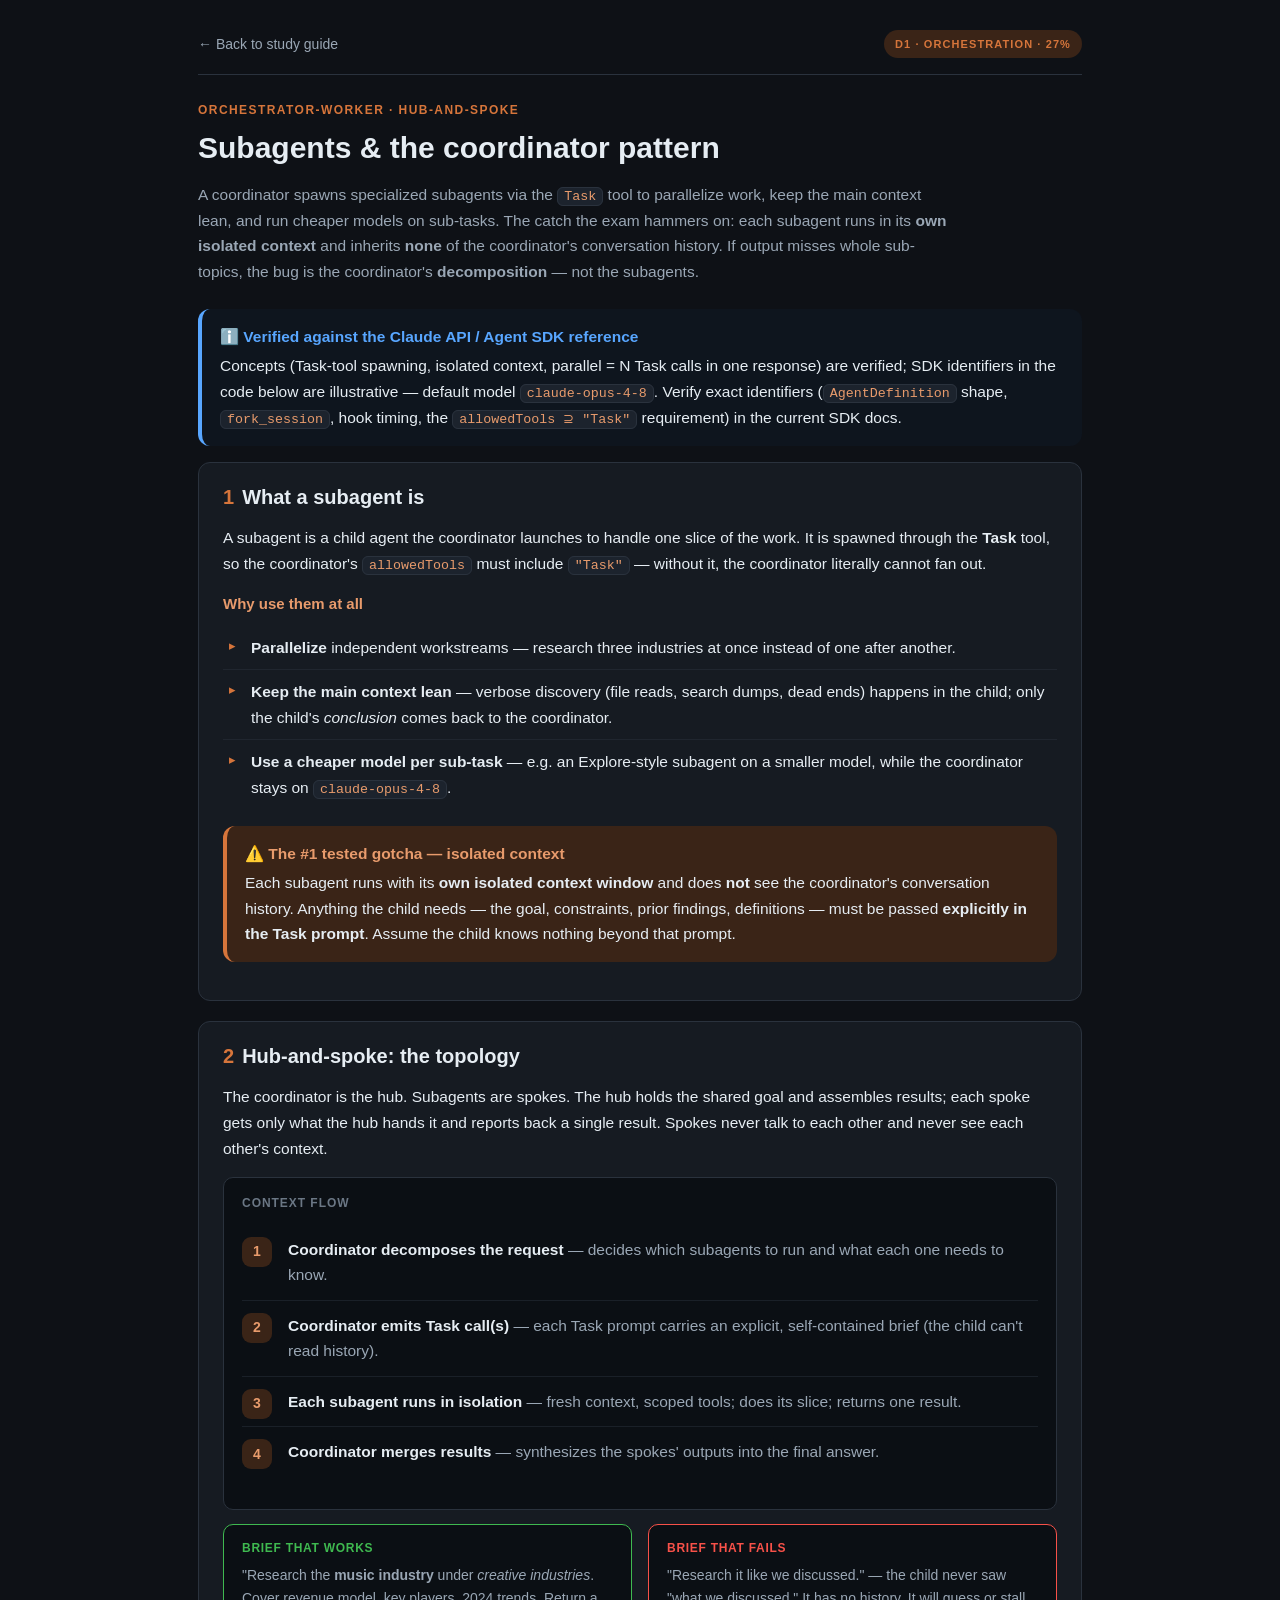
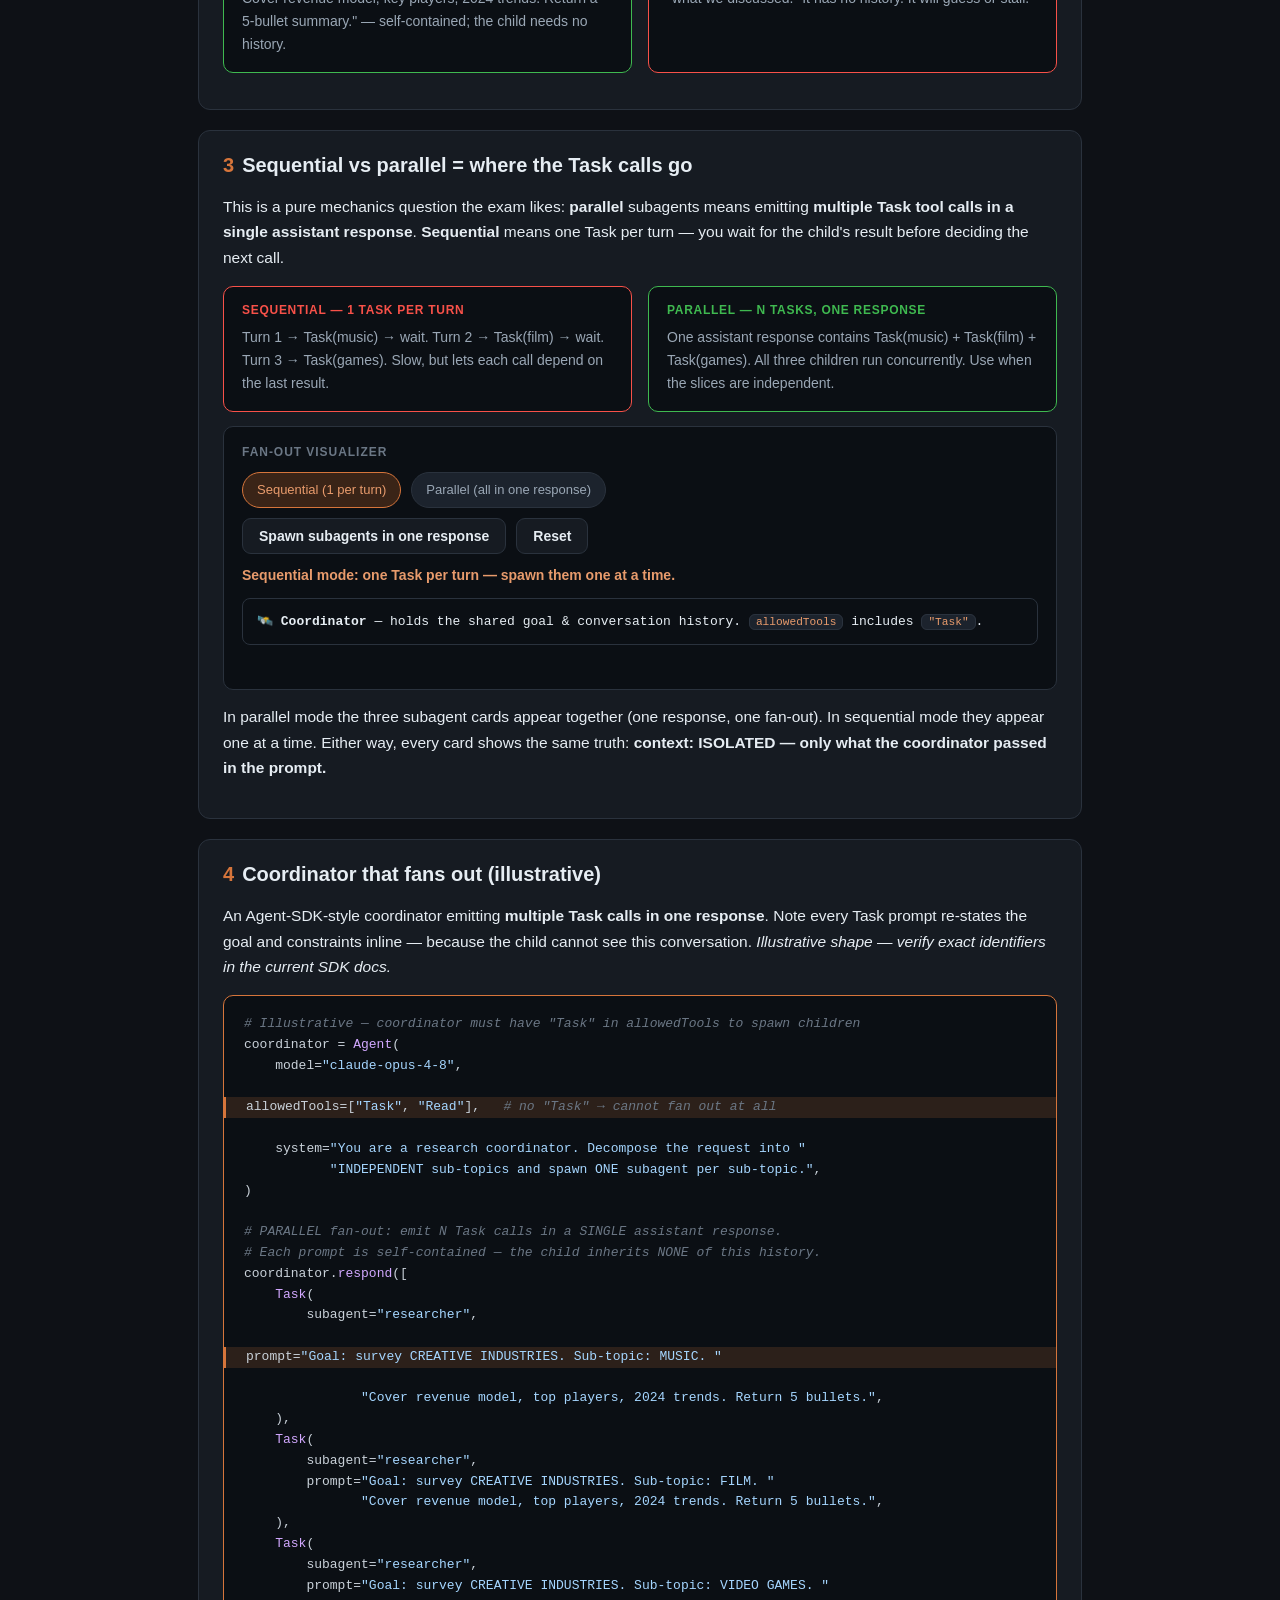
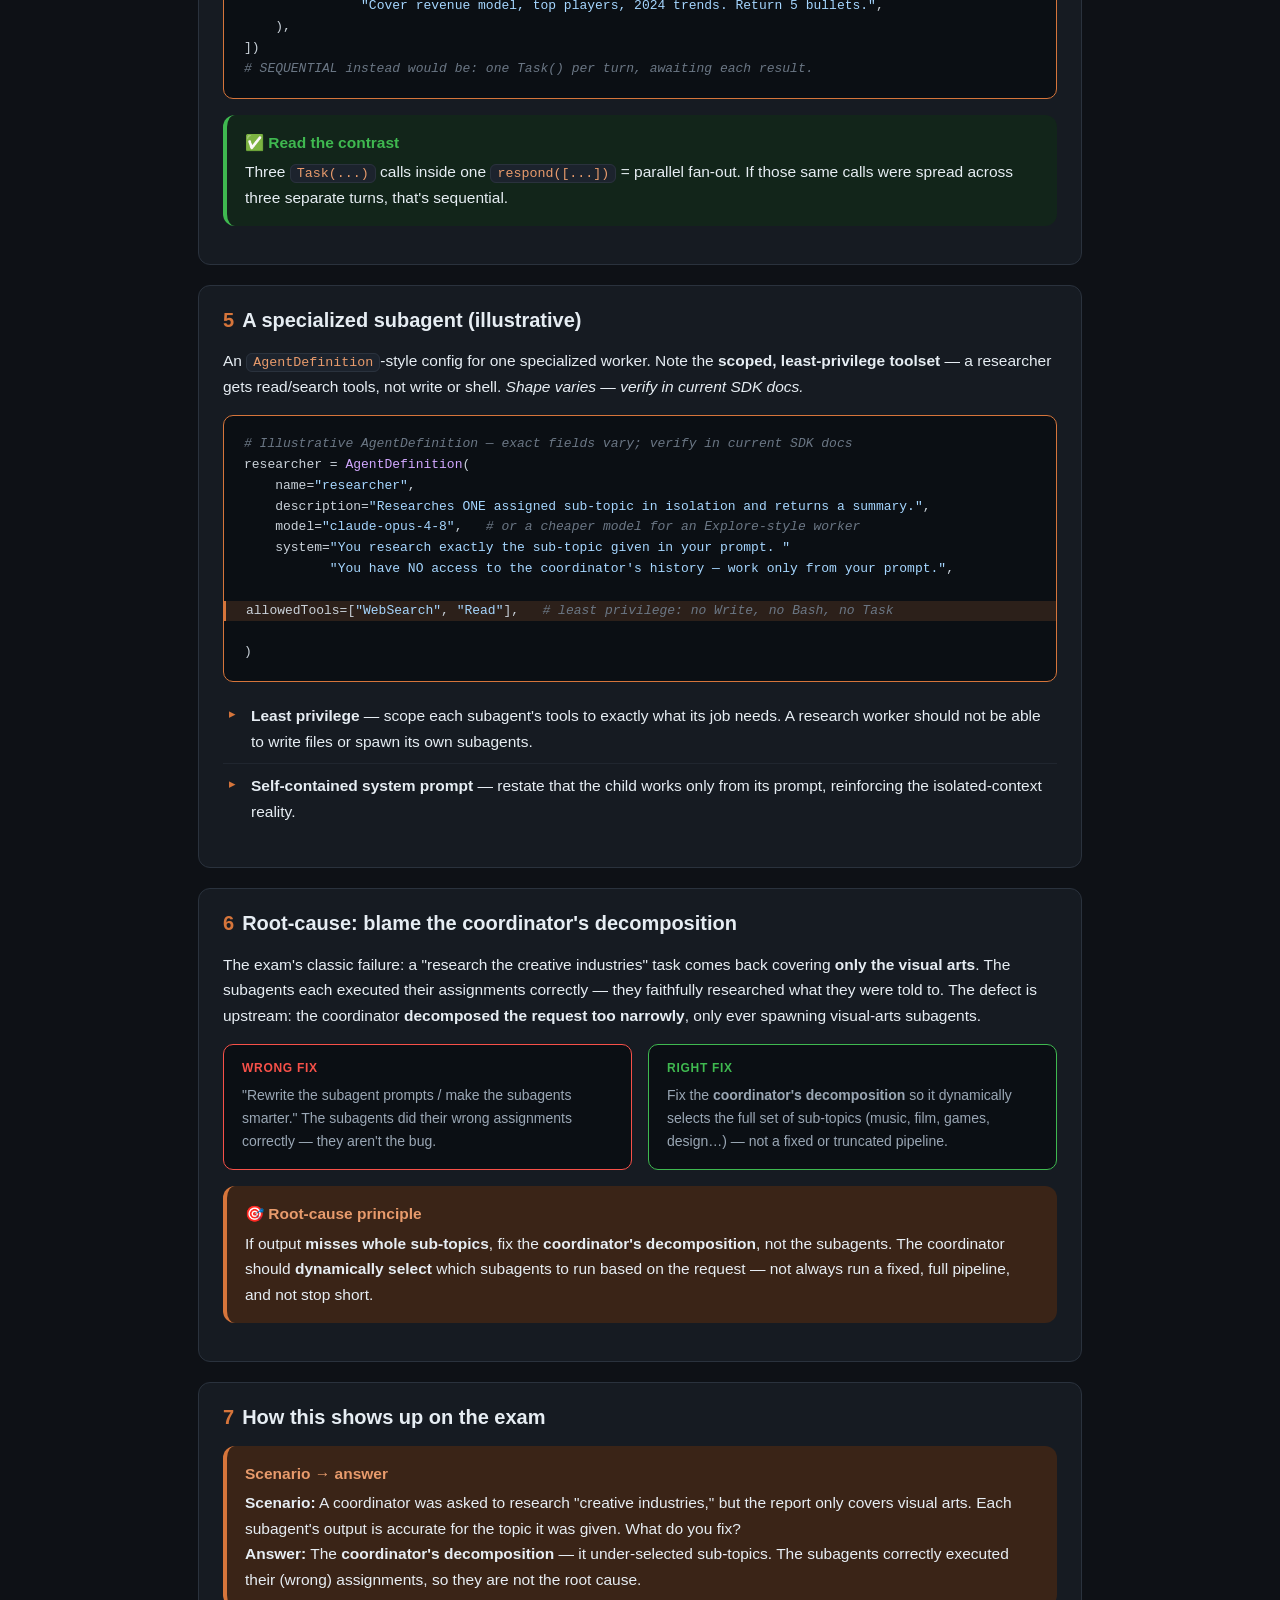
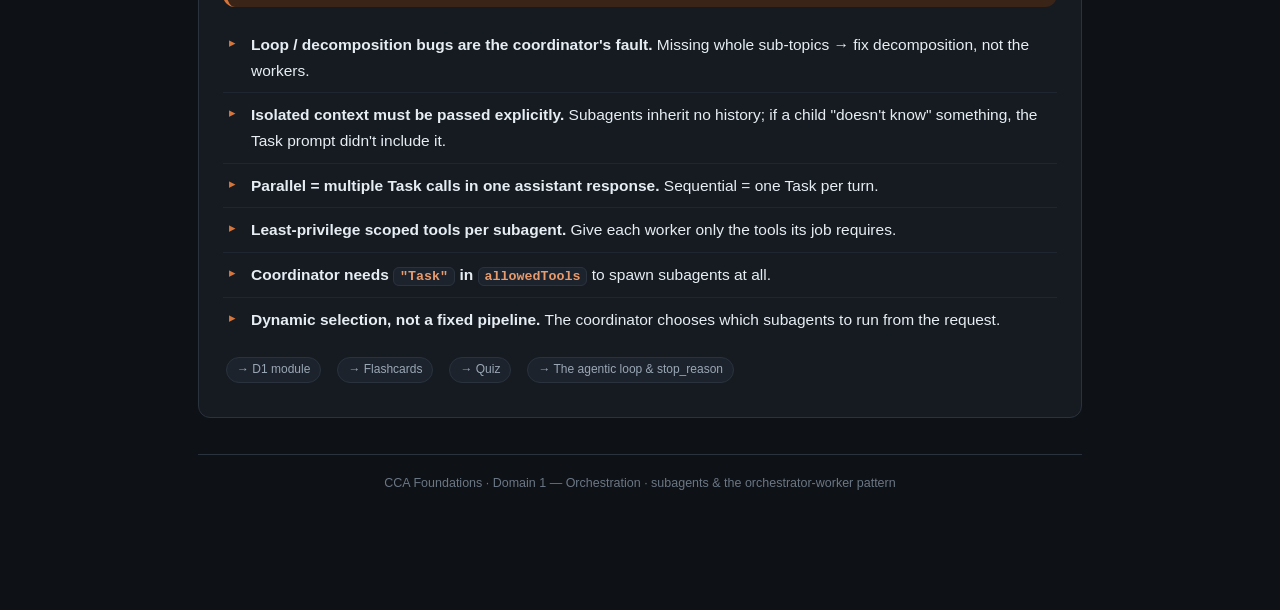
<file: subagents.html>
<!DOCTYPE html>
<html lang="en">
<head>
<meta charset="UTF-8">
<meta name="viewport" content="width=device-width, initial-scale=1.0">
<title>Subagents &amp; the coordinator pattern — in practice · CCA Foundations</title>
<link rel="stylesheet" href="assets/deepdive.css">
</head>
<body>
<div class="main">
  <div class="topbar">
    <a class="back" href="index.html">← Back to study guide</a>
    <span class="badge">D1 · Orchestration · 27%</span>
  </div>

  <div class="pagehead">
    <div class="eyebrow">Orchestrator-worker · hub-and-spoke</div>
    <h1>Subagents &amp; the coordinator pattern</h1>
    <p>A coordinator spawns specialized subagents via the <code>Task</code> tool to parallelize work,
       keep the main context lean, and run cheaper models on sub-tasks. The catch the exam hammers on:
       each subagent runs in its <b>own isolated context</b> and inherits <b>none</b> of the coordinator's
       conversation history. If output misses whole sub-topics, the bug is the coordinator's
       <b>decomposition</b> — not the subagents.</p>
  </div>

  <div class="callout note">
    <div class="h">ℹ️ Verified against the Claude API / Agent SDK reference</div>
    <p>Concepts (Task-tool spawning, isolated context, parallel = N Task calls in one response) are verified;
       SDK identifiers in the code below are illustrative — default model <code>claude-opus-4-8</code>.
       Verify exact identifiers (<code>AgentDefinition</code> shape, <code>fork_session</code>, hook timing,
       the <code>allowedTools ⊇ "Task"</code> requirement) in the current SDK docs.</p>
  </div>

  <div class="card">
    <h2><span class="n">1</span>What a subagent is</h2>
    <p class="lead">A subagent is a child agent the coordinator launches to handle one slice of the work.
       It is spawned through the <b>Task</b> tool, so the coordinator's <code>allowedTools</code> must include
       <code>"Task"</code> — without it, the coordinator literally cannot fan out.</p>

    <h3>Why use them at all</h3>
    <ul class="clean">
      <li><b>Parallelize</b> independent workstreams — research three industries at once instead of one after another.</li>
      <li><b>Keep the main context lean</b> — verbose discovery (file reads, search dumps, dead ends) happens in the child; only the child's <i>conclusion</i> comes back to the coordinator.</li>
      <li><b>Use a cheaper model per sub-task</b> — e.g. an Explore-style subagent on a smaller model, while the coordinator stays on <code>claude-opus-4-8</code>.</li>
    </ul>

    <div class="callout key">
      <div class="h">⚠️ The #1 tested gotcha — isolated context</div>
      <p>Each subagent runs with its <b>own isolated context window</b> and does <b>not</b> see the
         coordinator's conversation history. Anything the child needs — the goal, constraints, prior
         findings, definitions — must be passed <b>explicitly in the Task prompt</b>. Assume the child
         knows nothing beyond that prompt.</p>
    </div>
  </div>

  <div class="card">
    <h2><span class="n">2</span>Hub-and-spoke: the topology</h2>
    <p class="lead">The coordinator is the hub. Subagents are spokes. The hub holds the shared goal and
       assembles results; each spoke gets only what the hub hands it and reports back a single result.
       Spokes never talk to each other and never see each other's context.</p>

    <div class="demo">
      <h4>Context flow</h4>
      <ol class="steps">
        <li><b>Coordinator decomposes the request</b><span> — decides which subagents to run and what each one needs to know.</span></li>
        <li><b>Coordinator emits Task call(s)</b><span> — each Task prompt carries an explicit, self-contained brief (the child can't read history).</span></li>
        <li><b>Each subagent runs in isolation</b><span> — fresh context, scoped tools; does its slice; returns one result.</span></li>
        <li><b>Coordinator merges results</b><span> — synthesizes the spokes' outputs into the final answer.</span></li>
      </ol>
    </div>

    <div class="grid2">
      <div class="compare good">
        <h4>Brief that works</h4>
        <p>"Research the <b>music industry</b> under <i>creative industries</i>. Cover revenue model, key players, 2024 trends. Return a 5-bullet summary." — self-contained; the child needs no history.</p>
      </div>
      <div class="compare bad">
        <h4>Brief that fails</h4>
        <p>"Research it like we discussed." — the child never saw "what we discussed." It has no history. It will guess or stall.</p>
      </div>
    </div>
  </div>

  <div class="card">
    <h2><span class="n">3</span>Sequential vs parallel = where the Task calls go</h2>
    <p class="lead">This is a pure mechanics question the exam likes: <b>parallel</b> subagents means emitting
       <b>multiple Task tool calls in a single assistant response</b>. <b>Sequential</b> means one Task per
       turn — you wait for the child's result before deciding the next call.</p>

    <div class="grid2">
      <div class="compare bad">
        <h4>Sequential — 1 Task per turn</h4>
        <p>Turn 1 → Task(music) → wait. Turn 2 → Task(film) → wait. Turn 3 → Task(games). Slow, but lets each call depend on the last result.</p>
      </div>
      <div class="compare good">
        <h4>Parallel — N Tasks, one response</h4>
        <p>One assistant response contains Task(music) + Task(film) + Task(games). All three children run concurrently. Use when the slices are independent.</p>
      </div>
    </div>

    <div class="demo">
      <h4>Fan-out visualizer</h4>
      <div class="btnrow">
        <span class="chip active" id="modeSeq" role="button" tabindex="0">Sequential (1 per turn)</span>
        <span class="chip" id="modePar" role="button" tabindex="0">Parallel (all in one response)</span>
      </div>
      <div class="btnrow">
        <button class="btn" id="spawnBtn">Spawn subagents in one response</button>
        <button class="btn" id="resetBtn">Reset</button>
      </div>
      <div class="narrate" id="fanNarrate">Coordinator ready. Pick a mode, then spawn.</div>
      <div id="coordBox" class="out">🛰️ <b>Coordinator</b> — holds the shared goal &amp; conversation history. <code>allowedTools</code> includes <code>"Task"</code>.</div>
      <div id="spokes" class="grid2" style="margin-top:12px"></div>
    </div>
    <p class="lead" style="margin-top:10px">In parallel mode the three subagent cards appear together (one
       response, one fan-out). In sequential mode they appear one at a time. Either way, every card shows the
       same truth: <b>context: ISOLATED — only what the coordinator passed in the prompt.</b></p>
  </div>

  <div class="card">
    <h2><span class="n">4</span>Coordinator that fans out (illustrative)</h2>
    <p class="lead">An Agent-SDK-style coordinator emitting <b>multiple Task calls in one response</b>. Note
       every Task prompt re-states the goal and constraints inline — because the child cannot see this
       conversation. <i>Illustrative shape — verify exact identifiers in the current SDK docs.</i></p>

    <div class="codewrap solo"><pre><code><span class="cm"># Illustrative — coordinator must have "Task" in allowedTools to spawn children</span>
coordinator = <span class="fn">Agent</span>(
    model=<span class="st">"claude-opus-4-8"</span>,
    <span class="hl">allowedTools=[<span class="st">"Task"</span>, <span class="st">"Read"</span>],   <span class="cm"># no "Task" → cannot fan out at all</span></span>
    system=<span class="st">"You are a research coordinator. Decompose the request into "</span>
           <span class="st">"INDEPENDENT sub-topics and spawn ONE subagent per sub-topic."</span>,
)

<span class="cm"># PARALLEL fan-out: emit N Task calls in a SINGLE assistant response.</span>
<span class="cm"># Each prompt is self-contained — the child inherits NONE of this history.</span>
coordinator.<span class="fn">respond</span>([
    <span class="fn">Task</span>(
        subagent=<span class="st">"researcher"</span>,
        <span class="hl">prompt=<span class="st">"Goal: survey CREATIVE INDUSTRIES. Sub-topic: MUSIC. "</span></span>
               <span class="st">"Cover revenue model, top players, 2024 trends. Return 5 bullets."</span>,
    ),
    <span class="fn">Task</span>(
        subagent=<span class="st">"researcher"</span>,
        prompt=<span class="st">"Goal: survey CREATIVE INDUSTRIES. Sub-topic: FILM. "</span>
               <span class="st">"Cover revenue model, top players, 2024 trends. Return 5 bullets."</span>,
    ),
    <span class="fn">Task</span>(
        subagent=<span class="st">"researcher"</span>,
        prompt=<span class="st">"Goal: survey CREATIVE INDUSTRIES. Sub-topic: VIDEO GAMES. "</span>
               <span class="st">"Cover revenue model, top players, 2024 trends. Return 5 bullets."</span>,
    ),
])
<span class="cm"># SEQUENTIAL instead would be: one Task() per turn, awaiting each result.</span></code></pre></div>

    <div class="callout tip">
      <div class="h">✅ Read the contrast</div>
      <p>Three <code>Task(...)</code> calls inside one <code>respond([...])</code> = parallel fan-out.
         If those same calls were spread across three separate turns, that's sequential.</p>
    </div>
  </div>

  <div class="card">
    <h2><span class="n">5</span>A specialized subagent (illustrative)</h2>
    <p class="lead">An <code>AgentDefinition</code>-style config for one specialized worker. Note the
       <b>scoped, least-privilege toolset</b> — a researcher gets read/search tools, not write or shell.
       <i>Shape varies — verify in current SDK docs.</i></p>

    <div class="codewrap solo"><pre><code><span class="cm"># Illustrative AgentDefinition — exact fields vary; verify in current SDK docs</span>
researcher = <span class="fn">AgentDefinition</span>(
    name=<span class="st">"researcher"</span>,
    description=<span class="st">"Researches ONE assigned sub-topic in isolation and returns a summary."</span>,
    model=<span class="st">"claude-opus-4-8"</span>,   <span class="cm"># or a cheaper model for an Explore-style worker</span>
    system=<span class="st">"You research exactly the sub-topic given in your prompt. "</span>
           <span class="st">"You have NO access to the coordinator's history — work only from your prompt."</span>,
    <span class="hl">allowedTools=[<span class="st">"WebSearch"</span>, <span class="st">"Read"</span>],   <span class="cm"># least privilege: no Write, no Bash, no Task</span></span>
)</code></pre></div>

    <ul class="clean">
      <li><b>Least privilege</b> — scope each subagent's tools to exactly what its job needs. A research worker should not be able to write files or spawn its own subagents.</li>
      <li><b>Self-contained system prompt</b> — restate that the child works only from its prompt, reinforcing the isolated-context reality.</li>
    </ul>
  </div>

  <div class="card">
    <h2><span class="n">6</span>Root-cause: blame the coordinator's decomposition</h2>
    <p class="lead">The exam's classic failure: a "research the creative industries" task comes back covering
       <b>only the visual arts</b>. The subagents each executed their assignments correctly — they faithfully
       researched what they were told to. The defect is upstream: the coordinator <b>decomposed the request
       too narrowly</b>, only ever spawning visual-arts subagents.</p>

    <div class="grid2">
      <div class="compare bad">
        <h4>Wrong fix</h4>
        <p>"Rewrite the subagent prompts / make the subagents smarter." The subagents did their wrong assignments correctly — they aren't the bug.</p>
      </div>
      <div class="compare good">
        <h4>Right fix</h4>
        <p>Fix the <b>coordinator's decomposition</b> so it dynamically selects the full set of sub-topics (music, film, games, design…) — not a fixed or truncated pipeline.</p>
      </div>
    </div>

    <div class="callout key">
      <div class="h">🎯 Root-cause principle</div>
      <p>If output <b>misses whole sub-topics</b>, fix the <b>coordinator's decomposition</b>, not the
         subagents. The coordinator should <b>dynamically select</b> which subagents to run based on the
         request — not always run a fixed, full pipeline, and not stop short.</p>
    </div>
  </div>

  <div class="card">
    <h2><span class="n">7</span>How this shows up on the exam</h2>

    <div class="callout key">
      <div class="h">Scenario → answer</div>
      <p><b>Scenario:</b> A coordinator was asked to research "creative industries," but the report only
         covers visual arts. Each subagent's output is accurate for the topic it was given. What do you fix?<br>
         <b>Answer:</b> The <b>coordinator's decomposition</b> — it under-selected sub-topics. The subagents
         correctly executed their (wrong) assignments, so they are not the root cause.</p>
    </div>

    <ul class="clean">
      <li><b>Loop / decomposition bugs are the coordinator's fault.</b> Missing whole sub-topics → fix decomposition, not the workers.</li>
      <li><b>Isolated context must be passed explicitly.</b> Subagents inherit no history; if a child "doesn't know" something, the Task prompt didn't include it.</li>
      <li><b>Parallel = multiple Task calls in one assistant response.</b> Sequential = one Task per turn.</li>
      <li><b>Least-privilege scoped tools per subagent.</b> Give each worker only the tools its job requires.</li>
      <li><b>Coordinator needs <code>"Task"</code> in <code>allowedTools</code></b> to spawn subagents at all.</li>
      <li><b>Dynamic selection, not a fixed pipeline.</b> The coordinator chooses which subagents to run from the request.</li>
    </ul>

    <div class="btnrow" style="margin-top:14px">
      <a class="pill" href="index.html#d1">→ D1 module</a>
      <a class="pill" href="index.html#flash">→ Flashcards</a>
      <a class="pill" href="index.html#quiz">→ Quiz</a>
      <a class="pill" href="stop-reason.html">→ The agentic loop &amp; stop_reason</a>
    </div>
  </div>

  <div class="footer">CCA Foundations · Domain 1 — Orchestration · subagents &amp; the orchestrator-worker pattern</div>
</div>

<script>
(function () {
  "use strict";
  var mode = "seq"; // "seq" | "par"
  var chipSeq = document.getElementById("modeSeq");
  var chipPar = document.getElementById("modePar");
  var spawnBtn = document.getElementById("spawnBtn");
  var resetBtn = document.getElementById("resetBtn");
  var spokes = document.getElementById("spokes");
  var narrate = document.getElementById("fanNarrate");

  var WORKERS = [
    { topic: "MUSIC", emoji: "🎵" },
    { topic: "FILM", emoji: "🎬" },
    { topic: "VIDEO GAMES", emoji: "🕹️" }
  ];

  function makeCard(w) {
    var d = document.createElement("div");
    d.className = "compare good";
    d.style.animation = "pop .28s ease both";
    d.innerHTML =
      '<h4>' + w.emoji + ' subagent · ' + w.topic + '</h4>' +
      '<p><b>context: ISOLATED</b> — only what the coordinator passed in the prompt. ' +
      'No conversation history. Scoped tools only.</p>';
    return d;
  }

  function setMode(next) {
    mode = next;
    chipSeq.classList.toggle("active", mode === "seq");
    chipPar.classList.toggle("active", mode === "par");
    spawnBtn.textContent = mode === "par"
      ? "Spawn subagents in one response"
      : "Spawn next subagent (this turn)";
    reset();
  }

  function reset() {
    spokes.innerHTML = "";
    narrate.textContent = mode === "par"
      ? "Parallel mode: one response will emit 3 Task calls at once."
      : "Sequential mode: one Task per turn — spawn them one at a time.";
  }

  function spawnParallel() {
    spokes.innerHTML = "";
    narrate.textContent = "One assistant response → 3 Task() calls → 3 isolated subagents run concurrently.";
    WORKERS.forEach(function (w) { spokes.appendChild(makeCard(w)); });
  }

  function spawnSequential() {
    var n = spokes.children.length;
    if (n >= WORKERS.length) {
      narrate.textContent = "All 3 subagents spawned — one Task per turn. Coordinator now merges results.";
      return;
    }
    var w = WORKERS[n];
    spokes.appendChild(makeCard(w));
    narrate.textContent = "Turn " + (n + 1) + ": Task(" + w.topic + ") → awaiting its result before the next call.";
  }

  spawnBtn.addEventListener("click", function () {
    if (mode === "par") spawnParallel();
    else spawnSequential();
  });
  resetBtn.addEventListener("click", reset);
  chipSeq.addEventListener("click", function () { setMode("seq"); });
  chipPar.addEventListener("click", function () { setMode("par"); });
  chipSeq.addEventListener("keydown", function (e) { if (e.key === "Enter" || e.key === " ") { e.preventDefault(); setMode("seq"); } });
  chipPar.addEventListener("keydown", function (e) { if (e.key === "Enter" || e.key === " ") { e.preventDefault(); setMode("par"); } });

  reset();
})();
</script>
</body>
</html>
</file>
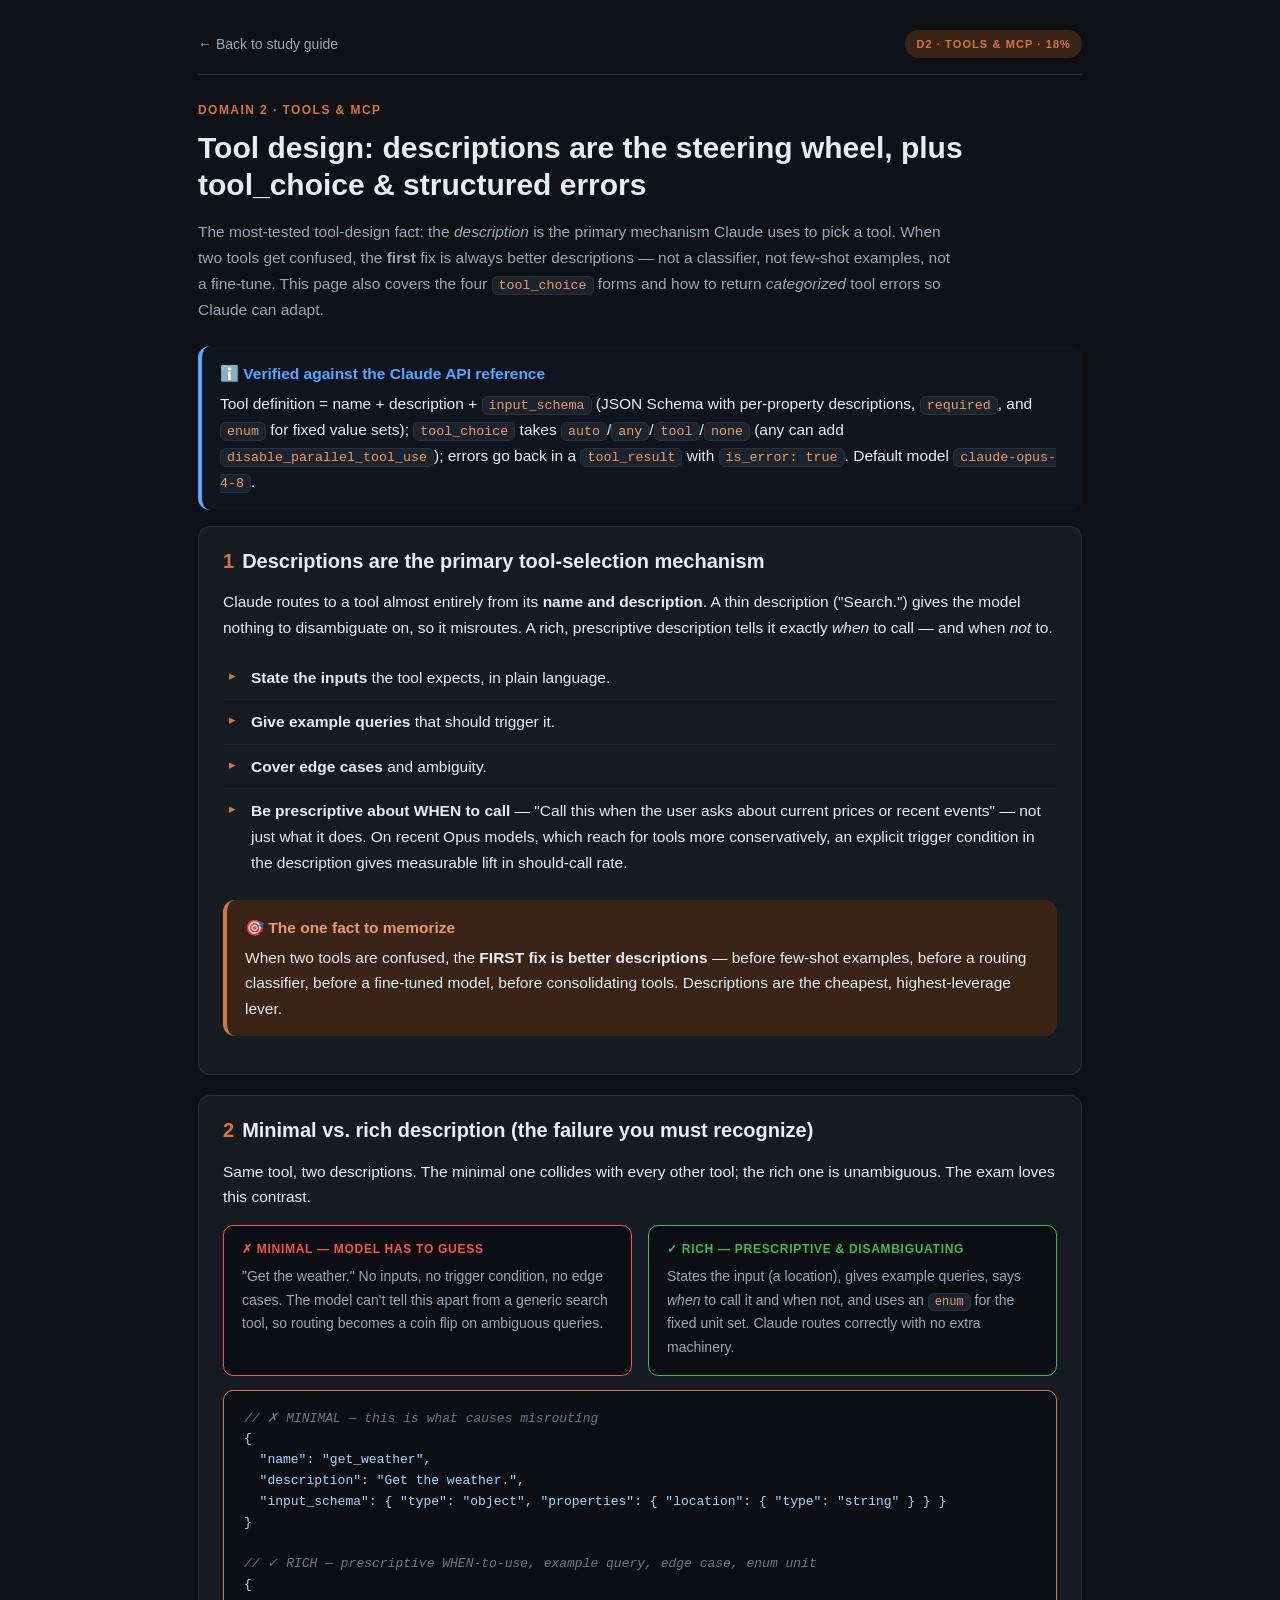
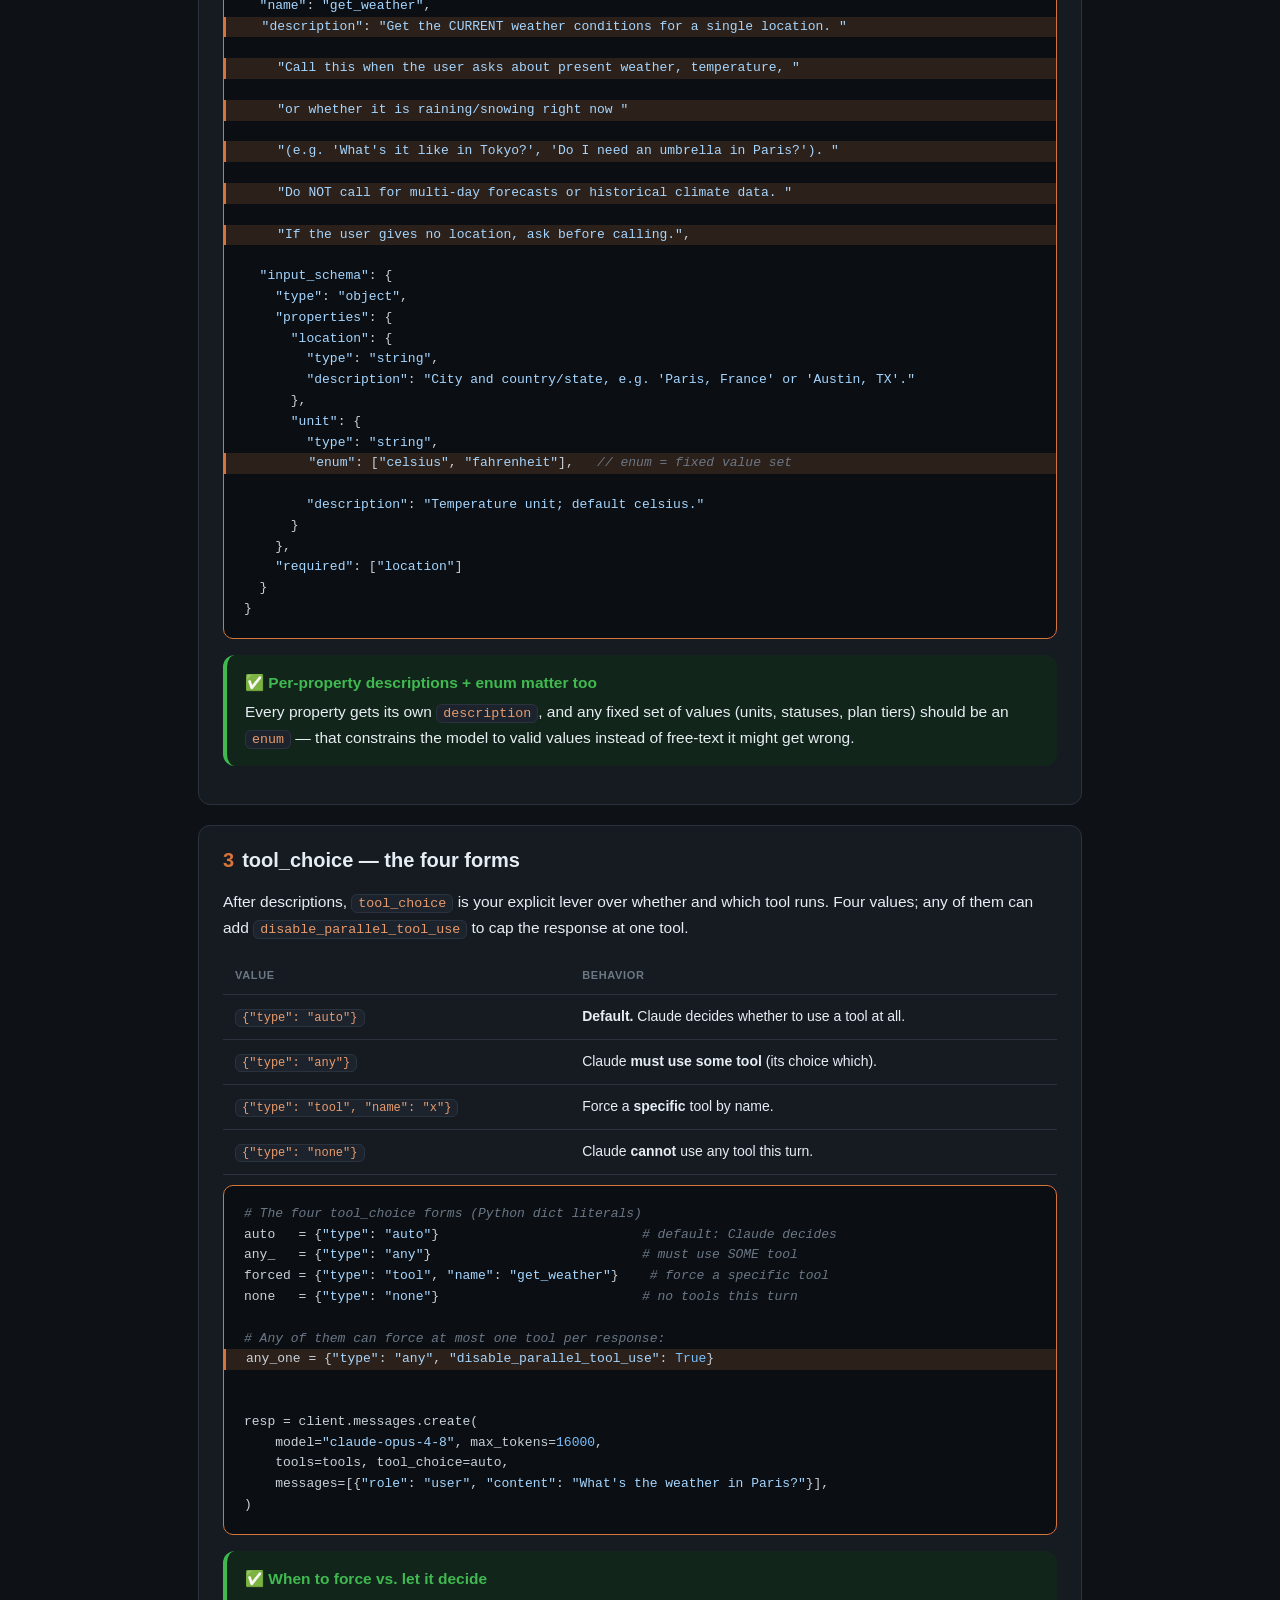
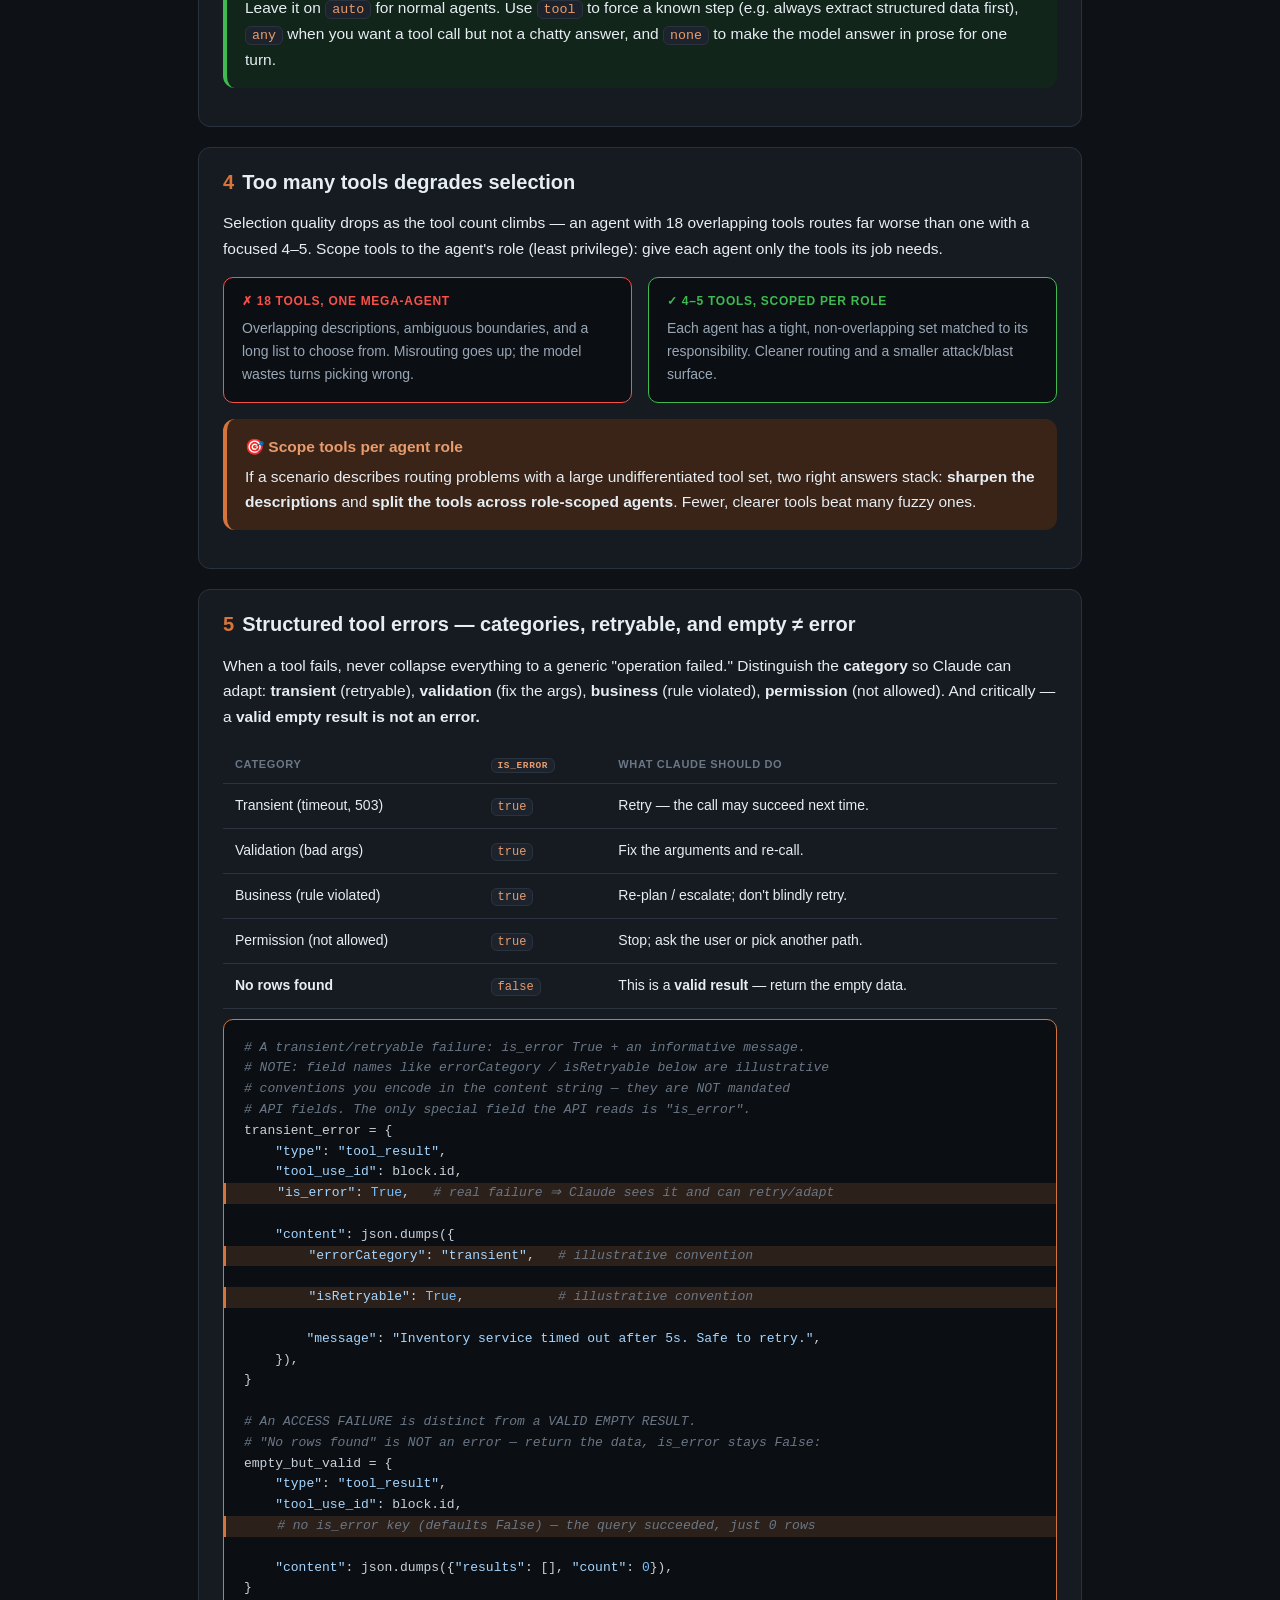
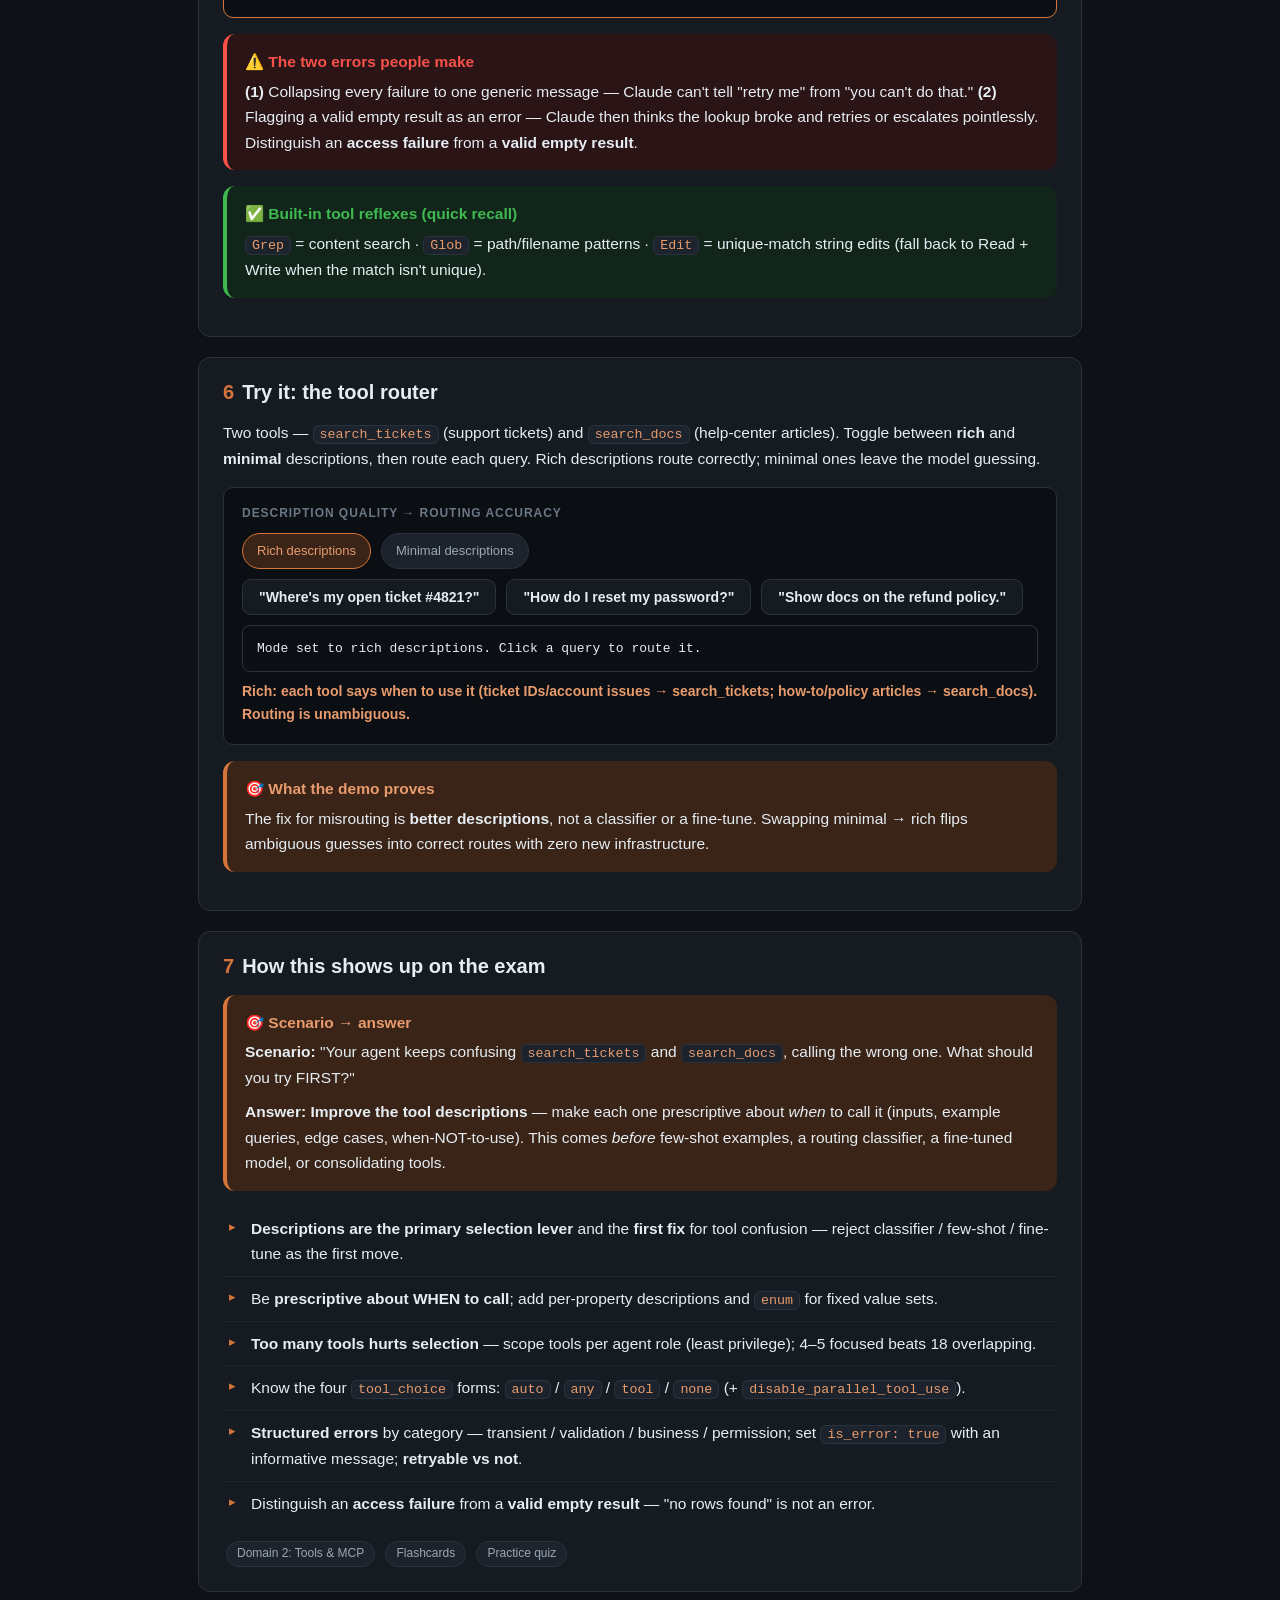
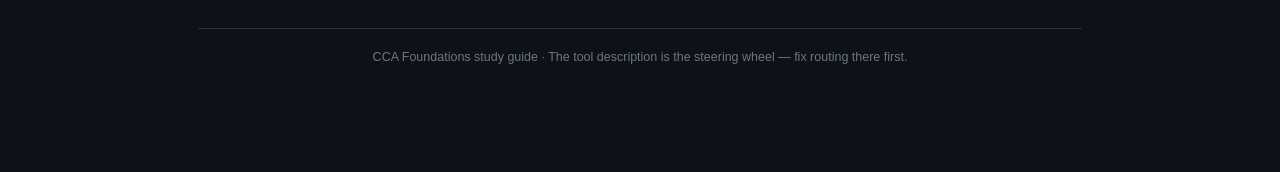
<file: tool-design.html>
<!DOCTYPE html>
<html lang="en">
<head>
<meta charset="UTF-8">
<meta name="viewport" content="width=device-width, initial-scale=1.0">
<title>Tool design — descriptions, tool_choice &amp; structured errors · CCA Foundations</title>
<link rel="stylesheet" href="assets/deepdive.css">
</head>
<body>
<div class="main">
  <div class="topbar">
    <a class="back" href="index.html">← Back to study guide</a>
    <span class="badge">D2 · Tools &amp; MCP · 18%</span>
  </div>

  <div class="pagehead">
    <div class="eyebrow">Domain 2 · Tools &amp; MCP</div>
    <h1>Tool design: descriptions are the steering wheel, plus tool_choice &amp; structured errors</h1>
    <p>The most-tested tool-design fact: the <em>description</em> is the primary mechanism Claude uses to pick a tool. When two tools get confused, the <b>first</b> fix is always better descriptions — not a classifier, not few-shot examples, not a fine-tune. This page also covers the four <code>tool_choice</code> forms and how to return <em>categorized</em> tool errors so Claude can adapt.</p>
  </div>

  <div class="callout note">
    <div class="h">ℹ️ Verified against the Claude API reference</div>
    <p>Tool definition = name + description + <code>input_schema</code> (JSON Schema with per-property descriptions, <code>required</code>, and <code>enum</code> for fixed value sets); <code>tool_choice</code> takes <code>auto</code>/<code>any</code>/<code>tool</code>/<code>none</code> (any can add <code>disable_parallel_tool_use</code>); errors go back in a <code>tool_result</code> with <code>is_error: true</code>. Default model <code>claude-opus-4-8</code>.</p>
  </div>

  <div class="card">
    <h2><span class="n">1</span>Descriptions are the primary tool-selection mechanism</h2>
    <p class="lead">Claude routes to a tool almost entirely from its <b>name and description</b>. A thin description ("Search.") gives the model nothing to disambiguate on, so it misroutes. A rich, prescriptive description tells it exactly <em>when</em> to call — and when <em>not</em> to.</p>
    <ul class="clean">
      <li><b>State the inputs</b> the tool expects, in plain language.</li>
      <li><b>Give example queries</b> that should trigger it.</li>
      <li><b>Cover edge cases</b> and ambiguity.</li>
      <li><b>Be prescriptive about WHEN to call</b> — "Call this when the user asks about current prices or recent events" — not just what it does. On recent Opus models, which reach for tools more conservatively, an explicit trigger condition in the description gives measurable lift in should-call rate.</li>
    </ul>
    <div class="callout key">
      <div class="h">🎯 The one fact to memorize</div>
      <p>When two tools are confused, the <b>FIRST fix is better descriptions</b> — before few-shot examples, before a routing classifier, before a fine-tuned model, before consolidating tools. Descriptions are the cheapest, highest-leverage lever.</p>
    </div>
  </div>

  <div class="card">
    <h2><span class="n">2</span>Minimal vs. rich description (the failure you must recognize)</h2>
    <p class="lead">Same tool, two descriptions. The minimal one collides with every other tool; the rich one is unambiguous. The exam loves this contrast.</p>
    <div class="grid2">
      <div class="compare bad">
        <h4>✗ Minimal — model has to guess</h4>
        <p>"Get the weather." No inputs, no trigger condition, no edge cases. The model can't tell this apart from a generic search tool, so routing becomes a coin flip on ambiguous queries.</p>
      </div>
      <div class="compare good">
        <h4>✓ Rich — prescriptive &amp; disambiguating</h4>
        <p>States the input (a location), gives example queries, says <em>when</em> to call it and when not, and uses an <code>enum</code> for the fixed unit set. Claude routes correctly with no extra machinery.</p>
      </div>
    </div>
    <div class="codewrap solo"><pre><code><span class="cm">// ✗ MINIMAL — this is what causes misrouting</span>
{
  <span class="st">"name"</span>: <span class="st">"get_weather"</span>,
  <span class="st">"description"</span>: <span class="st">"Get the weather."</span>,
  <span class="st">"input_schema"</span>: { <span class="st">"type"</span>: <span class="st">"object"</span>, <span class="st">"properties"</span>: { <span class="st">"location"</span>: { <span class="st">"type"</span>: <span class="st">"string"</span> } } }
}

<span class="cm">// ✓ RICH — prescriptive WHEN-to-use, example query, edge case, enum unit</span>
{
  <span class="st">"name"</span>: <span class="st">"get_weather"</span>,
<span class="hl">  <span class="st">"description"</span>: <span class="st">"Get the CURRENT weather conditions for a single location. "</span></span>
<span class="hl">    <span class="st">"Call this when the user asks about present weather, temperature, "</span></span>
<span class="hl">    <span class="st">"or whether it is raining/snowing right now "</span></span>
<span class="hl">    <span class="st">"(e.g. 'What's it like in Tokyo?', 'Do I need an umbrella in Paris?'). "</span></span>
<span class="hl">    <span class="st">"Do NOT call for multi-day forecasts or historical climate data. "</span></span>
<span class="hl">    <span class="st">"If the user gives no location, ask before calling."</span>,</span>
  <span class="st">"input_schema"</span>: {
    <span class="st">"type"</span>: <span class="st">"object"</span>,
    <span class="st">"properties"</span>: {
      <span class="st">"location"</span>: {
        <span class="st">"type"</span>: <span class="st">"string"</span>,
        <span class="st">"description"</span>: <span class="st">"City and country/state, e.g. 'Paris, France' or 'Austin, TX'."</span>
      },
      <span class="st">"unit"</span>: {
        <span class="st">"type"</span>: <span class="st">"string"</span>,
<span class="hl">        <span class="st">"enum"</span>: [<span class="st">"celsius"</span>, <span class="st">"fahrenheit"</span>],   <span class="cm">// enum = fixed value set</span></span>
        <span class="st">"description"</span>: <span class="st">"Temperature unit; default celsius."</span>
      }
    },
    <span class="st">"required"</span>: [<span class="st">"location"</span>]
  }
}</code></pre></div>
    <div class="callout tip">
      <div class="h">✅ Per-property descriptions + enum matter too</div>
      <p>Every property gets its own <code>description</code>, and any fixed set of values (units, statuses, plan tiers) should be an <code>enum</code> — that constrains the model to valid values instead of free-text it might get wrong.</p>
    </div>
  </div>

  <div class="card">
    <h2><span class="n">3</span>tool_choice — the four forms</h2>
    <p class="lead">After descriptions, <code>tool_choice</code> is your explicit lever over whether and which tool runs. Four values; any of them can add <code>disable_parallel_tool_use</code> to cap the response at one tool.</p>
    <table>
      <thead><tr><th>Value</th><th>Behavior</th></tr></thead>
      <tbody>
        <tr><td><code>{"type": "auto"}</code></td><td><b>Default.</b> Claude decides whether to use a tool at all.</td></tr>
        <tr><td><code>{"type": "any"}</code></td><td>Claude <b>must use some tool</b> (its choice which).</td></tr>
        <tr><td><code>{"type": "tool", "name": "x"}</code></td><td>Force a <b>specific</b> tool by name.</td></tr>
        <tr><td><code>{"type": "none"}</code></td><td>Claude <b>cannot</b> use any tool this turn.</td></tr>
      </tbody>
    </table>
    <div class="codewrap solo"><pre><code><span class="cm"># The four tool_choice forms (Python dict literals)</span>
auto   = {<span class="st">"type"</span>: <span class="st">"auto"</span>}                          <span class="cm"># default: Claude decides</span>
any_   = {<span class="st">"type"</span>: <span class="st">"any"</span>}                           <span class="cm"># must use SOME tool</span>
forced = {<span class="st">"type"</span>: <span class="st">"tool"</span>, <span class="st">"name"</span>: <span class="st">"get_weather"</span>}    <span class="cm"># force a specific tool</span>
none   = {<span class="st">"type"</span>: <span class="st">"none"</span>}                          <span class="cm"># no tools this turn</span>

<span class="cm"># Any of them can force at most one tool per response:</span>
<span class="hl">any_one = {<span class="st">"type"</span>: <span class="st">"any"</span>, <span class="st">"disable_parallel_tool_use"</span>: <span class="nm">True</span>}</span>

resp = client.messages.create(
    model=<span class="st">"claude-opus-4-8"</span>, max_tokens=<span class="nm">16000</span>,
    tools=tools, tool_choice=auto,
    messages=[{<span class="st">"role"</span>: <span class="st">"user"</span>, <span class="st">"content"</span>: <span class="st">"What's the weather in Paris?"</span>}],
)</code></pre></div>
    <div class="callout tip">
      <div class="h">✅ When to force vs. let it decide</div>
      <p>Leave it on <code>auto</code> for normal agents. Use <code>tool</code> to force a known step (e.g. always extract structured data first), <code>any</code> when you want a tool call but not a chatty answer, and <code>none</code> to make the model answer in prose for one turn.</p>
    </div>
  </div>

  <div class="card">
    <h2><span class="n">4</span>Too many tools degrades selection</h2>
    <p>Selection quality drops as the tool count climbs — an agent with 18 overlapping tools routes far worse than one with a focused 4–5. Scope tools to the agent's role (least privilege): give each agent only the tools its job needs.</p>
    <div class="grid2">
      <div class="compare bad">
        <h4>✗ 18 tools, one mega-agent</h4>
        <p>Overlapping descriptions, ambiguous boundaries, and a long list to choose from. Misrouting goes up; the model wastes turns picking wrong.</p>
      </div>
      <div class="compare good">
        <h4>✓ 4–5 tools, scoped per role</h4>
        <p>Each agent has a tight, non-overlapping set matched to its responsibility. Cleaner routing and a smaller attack/blast surface.</p>
      </div>
    </div>
    <div class="callout key">
      <div class="h">🎯 Scope tools per agent role</div>
      <p>If a scenario describes routing problems with a large undifferentiated tool set, two right answers stack: <b>sharpen the descriptions</b> and <b>split the tools across role-scoped agents</b>. Fewer, clearer tools beat many fuzzy ones.</p>
    </div>
  </div>

  <div class="card">
    <h2><span class="n">5</span>Structured tool errors — categories, retryable, and empty ≠ error</h2>
    <p class="lead">When a tool fails, never collapse everything to a generic "operation failed." Distinguish the <b>category</b> so Claude can adapt: <b>transient</b> (retryable), <b>validation</b> (fix the args), <b>business</b> (rule violated), <b>permission</b> (not allowed). And critically — a <b>valid empty result is not an error.</b></p>
    <table>
      <thead><tr><th>Category</th><th><code>is_error</code></th><th>What Claude should do</th></tr></thead>
      <tbody>
        <tr><td>Transient (timeout, 503)</td><td><code>true</code></td><td>Retry — the call may succeed next time.</td></tr>
        <tr><td>Validation (bad args)</td><td><code>true</code></td><td>Fix the arguments and re-call.</td></tr>
        <tr><td>Business (rule violated)</td><td><code>true</code></td><td>Re-plan / escalate; don't blindly retry.</td></tr>
        <tr><td>Permission (not allowed)</td><td><code>true</code></td><td>Stop; ask the user or pick another path.</td></tr>
        <tr><td><b>No rows found</b></td><td><code>false</code></td><td>This is a <b>valid result</b> — return the empty data.</td></tr>
      </tbody>
    </table>
    <div class="codewrap solo"><pre><code><span class="cm"># A transient/retryable failure: is_error True + an informative message.</span>
<span class="cm"># NOTE: field names like errorCategory / isRetryable below are illustrative</span>
<span class="cm"># conventions you encode in the content string — they are NOT mandated</span>
<span class="cm"># API fields. The only special field the API reads is "is_error".</span>
transient_error = {
    <span class="st">"type"</span>: <span class="st">"tool_result"</span>,
    <span class="st">"tool_use_id"</span>: block.id,
<span class="hl">    <span class="st">"is_error"</span>: <span class="nm">True</span>,   <span class="cm"># real failure ⇒ Claude sees it and can retry/adapt</span></span>
    <span class="st">"content"</span>: json.dumps({
<span class="hl">        <span class="st">"errorCategory"</span>: <span class="st">"transient"</span>,   <span class="cm"># illustrative convention</span></span>
<span class="hl">        <span class="st">"isRetryable"</span>: <span class="nm">True</span>,            <span class="cm"># illustrative convention</span></span>
        <span class="st">"message"</span>: <span class="st">"Inventory service timed out after 5s. Safe to retry."</span>,
    }),
}

<span class="cm"># An ACCESS FAILURE is distinct from a VALID EMPTY RESULT.</span>
<span class="cm"># "No rows found" is NOT an error — return the data, is_error stays False:</span>
empty_but_valid = {
    <span class="st">"type"</span>: <span class="st">"tool_result"</span>,
    <span class="st">"tool_use_id"</span>: block.id,
<span class="hl">    <span class="cm"># no is_error key (defaults False) — the query succeeded, just 0 rows</span></span>
    <span class="st">"content"</span>: json.dumps({<span class="st">"results"</span>: [], <span class="st">"count"</span>: <span class="nm">0</span>}),
}</code></pre></div>
    <div class="callout warn">
      <div class="h">⚠️ The two errors people make</div>
      <p><b>(1)</b> Collapsing every failure to one generic message — Claude can't tell "retry me" from "you can't do that." <b>(2)</b> Flagging a valid empty result as an error — Claude then thinks the lookup broke and retries or escalates pointlessly. Distinguish an <b>access failure</b> from a <b>valid empty result</b>.</p>
    </div>
    <div class="callout tip">
      <div class="h">✅ Built-in tool reflexes (quick recall)</div>
      <p><code>Grep</code> = content search · <code>Glob</code> = path/filename patterns · <code>Edit</code> = unique-match string edits (fall back to Read + Write when the match isn't unique).</p>
    </div>
  </div>

  <div class="card">
    <h2><span class="n">6</span>Try it: the tool router</h2>
    <p class="lead">Two tools — <code>search_tickets</code> (support tickets) and <code>search_docs</code> (help-center articles). Toggle between <b>rich</b> and <b>minimal</b> descriptions, then route each query. Rich descriptions route correctly; minimal ones leave the model guessing.</p>
    <div class="demo">
      <h4>Description quality → routing accuracy</h4>
      <div class="btnrow">
        <span class="chip active" id="mode-rich" data-mode="rich">Rich descriptions</span>
        <span class="chip" id="mode-min" data-mode="min">Minimal descriptions</span>
      </div>
      <div class="btnrow">
        <button class="btn" data-q="0">"Where's my open ticket #4821?"</button>
        <button class="btn" data-q="1">"How do I reset my password?"</button>
        <button class="btn" data-q="2">"Show docs on the refund policy."</button>
      </div>
      <div class="out" id="out">Pick a description mode, then click a query to route it.</div>
      <div class="narrate" id="cap">With rich descriptions the right tool is unambiguous. With minimal ones, both tools just say "Search." — so the model guesses.</div>
    </div>
    <div class="callout key">
      <div class="h">🎯 What the demo proves</div>
      <p>The fix for misrouting is <b>better descriptions</b>, not a classifier or a fine-tune. Swapping minimal → rich flips ambiguous guesses into correct routes with zero new infrastructure.</p>
    </div>
  </div>

  <div class="card">
    <h2><span class="n">7</span>How this shows up on the exam</h2>
    <div class="callout key">
      <div class="h">🎯 Scenario → answer</div>
      <p><b>Scenario:</b> "Your agent keeps confusing <code>search_tickets</code> and <code>search_docs</code>, calling the wrong one. What should you try FIRST?"</p>
      <p style="margin-top:8px"><b>Answer:</b> <b>Improve the tool descriptions</b> — make each one prescriptive about <em>when</em> to call it (inputs, example queries, edge cases, when-NOT-to-use). This comes <em>before</em> few-shot examples, a routing classifier, a fine-tuned model, or consolidating tools.</p>
    </div>
    <ul class="clean">
      <li><b>Descriptions are the primary selection lever</b> and the <b>first fix</b> for tool confusion — reject classifier / few-shot / fine-tune as the first move.</li>
      <li>Be <b>prescriptive about WHEN to call</b>; add per-property descriptions and <code>enum</code> for fixed value sets.</li>
      <li><b>Too many tools hurts selection</b> — scope tools per agent role (least privilege); 4–5 focused beats 18 overlapping.</li>
      <li>Know the four <code>tool_choice</code> forms: <code>auto</code> / <code>any</code> / <code>tool</code> / <code>none</code> (+ <code>disable_parallel_tool_use</code>).</li>
      <li><b>Structured errors</b> by category — transient / validation / business / permission; set <code>is_error: true</code> with an informative message; <b>retryable vs not</b>.</li>
      <li>Distinguish an <b>access failure</b> from a <b>valid empty result</b> — "no rows found" is not an error.</li>
    </ul>
    <div style="margin-top:14px">
      <a class="pill" href="index.html#d2">Domain 2: Tools &amp; MCP</a>
      <a class="pill" href="index.html#flash">Flashcards</a>
      <a class="pill" href="index.html#quiz">Practice quiz</a>
    </div>
  </div>

  <div class="footer">CCA Foundations study guide · The tool description is the steering wheel — fix routing there first.</div>
</div>

<script>
  (function () {
    var mode = "rich";
    var out = document.getElementById("out");
    var cap = document.getElementById("cap");
    var rich = document.getElementById("mode-rich");
    var min = document.getElementById("mode-min");

    // Each query's correct tool when descriptions are rich.
    var queries = [
      { text: "Where's my open ticket #4821?", correct: "search_tickets" },
      { text: "How do I reset my password?",     correct: "search_docs" },
      { text: "Show docs on the refund policy.", correct: "search_docs" }
    ];

    function setMode(m) {
      mode = m;
      rich.className = "chip" + (m === "rich" ? " active" : "");
      min.className = "chip" + (m === "min" ? " active" : "");
      if (m === "rich") {
        cap.textContent = "Rich: each tool says when to use it (ticket IDs/account issues → search_tickets; how-to/policy articles → search_docs). Routing is unambiguous.";
      } else {
        cap.textContent = "Minimal: both tools just say “Search.” — the model has nothing to disambiguate on, so it guesses.";
      }
      out.className = "out";
      out.textContent = "Mode set to " + (m === "rich" ? "rich" : "minimal") + " descriptions. Click a query to route it.";
    }

    function route(i) {
      var q = queries[i];
      if (mode === "rich") {
        out.className = "out good";
        out.textContent = "→ Routed to " + q.correct + "  ✓ correct (description made the trigger clear).";
      } else {
        out.className = "out bad";
        out.textContent = "→ Ambiguous — the model guesses between search_tickets and search_docs. Fix: better descriptions, not a classifier.";
      }
    }

    rich.addEventListener("click", function () { setMode("rich"); });
    min.addEventListener("click", function () { setMode("min"); });

    var btns = document.querySelectorAll(".demo .btn[data-q]");
    for (var b = 0; b < btns.length; b++) {
      (function (btn) {
        btn.addEventListener("click", function () {
          route(parseInt(btn.getAttribute("data-q"), 10));
        });
      })(btns[b]);
    }

    setMode("rich");
  })();
</script>
</body>
</html>
</file>
<file: assets/deepdive.css>
/* ============================================================
   CCA Foundations — shared deep-dive stylesheet
   Linked by every deep-dive page. Matches index.html / stop-reason.html.
   ============================================================ */
:root{
  --bg:#0e1116; --panel:#161b22; --panel-2:#1c232d; --border:#2a323d;
  --txt:#e6edf3; --muted:#9aa7b5; --dim:#6b7785;
  --accent:#d6753b; --accent-2:#e89b6c; --accent-soft:#3a2417;
  --good:#3fb950; --good-soft:#12251a; --bad:#f85149; --bad-soft:#2a1416;
  --blue:#58a6ff; --purple:#bc8cff; --yellow:#e3b341; --green-tok:#7ee787;
  --radius:12px; --shadow:0 8px 30px rgba(0,0,0,.35);
  --mono:ui-monospace,"SF Mono",Menlo,Consolas,monospace;
  --sans:-apple-system,BlinkMacSystemFont,"Segoe UI",Roboto,Helvetica,Arial,sans-serif;
}
*{box-sizing:border-box}
html{scroll-behavior:smooth}
body{margin:0;background:var(--bg);color:var(--txt);font-family:var(--sans);line-height:1.65;font-size:15.5px}
a{color:var(--blue);text-decoration:none}
a:hover{text-decoration:underline}
code{font-family:var(--mono);font-size:.86em;background:var(--panel-2);border:1px solid var(--border);
  padding:1px 6px;border-radius:6px;color:var(--accent-2)}
kbd{font-family:var(--mono);font-size:.8em;background:var(--panel-2);border:1px solid var(--border);
  border-bottom-width:2px;padding:1px 6px;border-radius:5px}
h1,h2,h3,h4{line-height:1.25;margin:0}

.main{max-width:940px;margin:0 auto;padding:30px 28px 120px}
.topbar{display:flex;align-items:center;justify-content:space-between;margin-bottom:26px;
  padding-bottom:16px;border-bottom:1px solid var(--border);gap:12px;flex-wrap:wrap}
.topbar .back{font-size:14px;color:var(--muted)}
.topbar .back:hover{color:var(--accent-2)}
.topbar .badge{font-size:11px;font-weight:700;letter-spacing:.1em;text-transform:uppercase;
  color:var(--accent);background:var(--accent-soft);padding:5px 11px;border-radius:99px}

.pagehead{margin-bottom:24px}
.pagehead .eyebrow{color:var(--accent);font-size:12px;font-weight:700;letter-spacing:.12em;text-transform:uppercase}
.pagehead h1{font-size:30px;margin:8px 0 8px}
.pagehead p{color:var(--muted);max-width:760px;font-size:15.5px}

.card{background:var(--panel);border:1px solid var(--border);border-radius:var(--radius);padding:22px 24px;margin-bottom:20px}
.card h2{font-size:20px;margin-bottom:6px}
.card h2 .n{color:var(--accent);margin-right:8px}
.card h3{font-size:15px;margin:18px 0 8px;color:var(--accent-2)}
.card p{color:var(--txt)}
.lead{color:var(--muted)}
ul.bul{margin:8px 0;padding-left:20px}
ul.bul li{margin:6px 0}

/* clean bullet list (▸) */
ul.clean{list-style:none;padding:0;margin:12px 0}
ul.clean li{padding:9px 0 9px 28px;position:relative;border-bottom:1px solid rgba(42,50,61,.5)}
ul.clean li:last-child{border-bottom:none}
ul.clean li::before{content:"▸";position:absolute;left:6px;color:var(--accent);font-size:13px;top:9px}

/* tables */
table{width:100%;border-collapse:collapse;margin:10px 0;font-size:14px}
th,td{text-align:left;padding:10px 12px;border-bottom:1px solid var(--border);vertical-align:top}
th{color:var(--dim);font-size:11px;text-transform:uppercase;letter-spacing:.06em}
tbody tr:hover{background:var(--panel-2)}
td code{white-space:nowrap}
.row-loop td:first-child code{color:var(--yellow)}
.row-stop td:first-child code{color:var(--good)}
.row-pause td:first-child code{color:var(--blue)}
.row-bad td:first-child code{color:var(--bad)}

/* callouts */
.callout{border-radius:var(--radius);padding:15px 18px;margin:16px 0;border-left:4px solid}
.callout .h{font-weight:700;margin-bottom:4px;display:flex;align-items:center;gap:8px}
.callout p{margin:4px 0 0}
.callout.tip{background:var(--good-soft);border-color:var(--good)} .callout.tip .h{color:var(--good)}
.callout.warn{background:var(--bad-soft);border-color:var(--bad)} .callout.warn .h{color:var(--bad)}
.callout.key{background:var(--accent-soft);border-color:var(--accent)} .callout.key .h{color:var(--accent-2)}
.callout.note{background:#10243d33;border-color:var(--blue)} .callout.note .h{color:var(--blue)}

/* language tabs + code */
.tabs{display:flex;gap:6px;margin-bottom:0;flex-wrap:wrap}
.tabs button{background:var(--panel);border:1px solid var(--border);border-bottom:none;color:var(--muted);
  padding:8px 16px;border-radius:9px 9px 0 0;cursor:pointer;font-size:13.5px;font-family:inherit;font-weight:600}
.tabs button.active{background:#0b0f14;color:var(--accent-2);border-color:var(--accent)}
.codewrap{background:#0b0f14;border:1px solid var(--accent);border-radius:0 10px 10px 10px;overflow:hidden}
.codewrap.solo{border-radius:10px}   /* when no tabs */
pre{margin:0;padding:18px 20px;overflow-x:auto;font-family:var(--mono);font-size:13px;line-height:1.6}
pre code{background:none;border:none;padding:0;color:#c9d1d9;font-size:13px;white-space:pre}
.cm{color:#6b7785;font-style:italic}   /* comment */
.kw{color:#ff7b72}                       /* keyword   */
.st{color:#a5d6ff}                       /* string    */
.fn{color:#d2a8ff}                       /* function  */
.nm{color:#79c0ff}                       /* number/const */
.hl{background:rgba(214,117,59,.16);display:block;margin:0 -20px;padding:0 20px;border-left:2px solid var(--accent)}

/* annotated step list (auto-numbered) */
ol.steps{counter-reset:s;list-style:none;padding:0;margin:14px 0}
ol.steps li{position:relative;padding:12px 0 12px 46px;border-bottom:1px solid rgba(42,50,61,.5)}
ol.steps li:last-child{border:none}
ol.steps li::before{counter-increment:s;content:counter(s);position:absolute;left:0;top:12px;
  width:30px;height:30px;border-radius:9px;background:var(--accent-soft);color:var(--accent-2);
  display:grid;place-items:center;font-weight:800;font-size:14px}
ol.steps li b{color:var(--txt)}
ol.steps li span{color:var(--muted)}

/* two-column compare (good vs bad / before vs after) */
.grid2{display:grid;grid-template-columns:1fr 1fr;gap:16px;margin:14px 0}
@media(max-width:760px){.grid2{grid-template-columns:1fr}}
.compare{border-radius:10px;padding:16px 18px;border:1px solid var(--border);background:#0b0f14}
.compare h4{font-size:12px;letter-spacing:.06em;text-transform:uppercase;margin-bottom:8px}
.compare.good{border-color:var(--good)} .compare.good h4{color:var(--good)}
.compare.bad{border-color:var(--bad)} .compare.bad h4{color:var(--bad)}
.compare p{color:var(--muted);font-size:14px;margin:6px 0 0}

/* generic interactive widgets */
.demo{background:#0b0f14;border:1px solid var(--border);border-radius:10px;padding:18px;margin:14px 0}
.demo h4{font-size:12px;letter-spacing:.08em;text-transform:uppercase;color:var(--dim);margin:0 0 12px}
.btnrow{display:flex;align-items:center;gap:10px;flex-wrap:wrap;margin:10px 0}
.btn{background:var(--panel);border:1px solid var(--border);color:var(--txt);
  padding:9px 16px;border-radius:9px;cursor:pointer;font-size:14px;font-family:inherit;font-weight:600;transition:.13s}
.btn:hover:not(:disabled){border-color:var(--accent);color:var(--accent-2)}
.btn.active{background:var(--accent-soft);color:var(--accent-2);border-color:var(--accent)}
.btn:disabled{opacity:.4;cursor:default}
.chip{display:inline-block;background:var(--panel-2);border:1px solid var(--border);color:var(--muted);
  padding:6px 14px;border-radius:99px;cursor:pointer;font-size:13px;font-family:inherit}
.chip.active{background:var(--accent-soft);color:var(--accent-2);border-color:var(--accent)}
.out{font-family:var(--mono);font-size:13px;border-radius:8px;padding:12px 14px;border:1px solid var(--border);
  background:#0b0f14;margin-top:10px;min-height:22px}
.out.good{border-color:var(--good);background:var(--good-soft);color:#9be0a8}
.out.bad{border-color:var(--bad);background:var(--bad-soft);color:#f3a39e}
.narrate{min-height:24px;color:var(--accent-2);font-size:14px;font-weight:600;margin-top:8px}
.toggle{display:inline-flex;align-items:center;gap:8px;cursor:pointer;font-size:14px;color:var(--txt)}
.toggle input{width:18px;height:18px;accent-color:var(--accent)}
@keyframes pop{from{opacity:0;transform:translateY(4px)}to{opacity:1}}

/* pills + footer */
.pill{display:inline-block;background:var(--panel-2);border:1px solid var(--border);border-radius:99px;
  padding:2px 10px;font-size:12px;color:var(--muted);margin:2px 3px}
.footer{color:var(--dim);font-size:12.5px;text-align:center;margin-top:36px;padding-top:18px;border-top:1px solid var(--border)}
</file>
